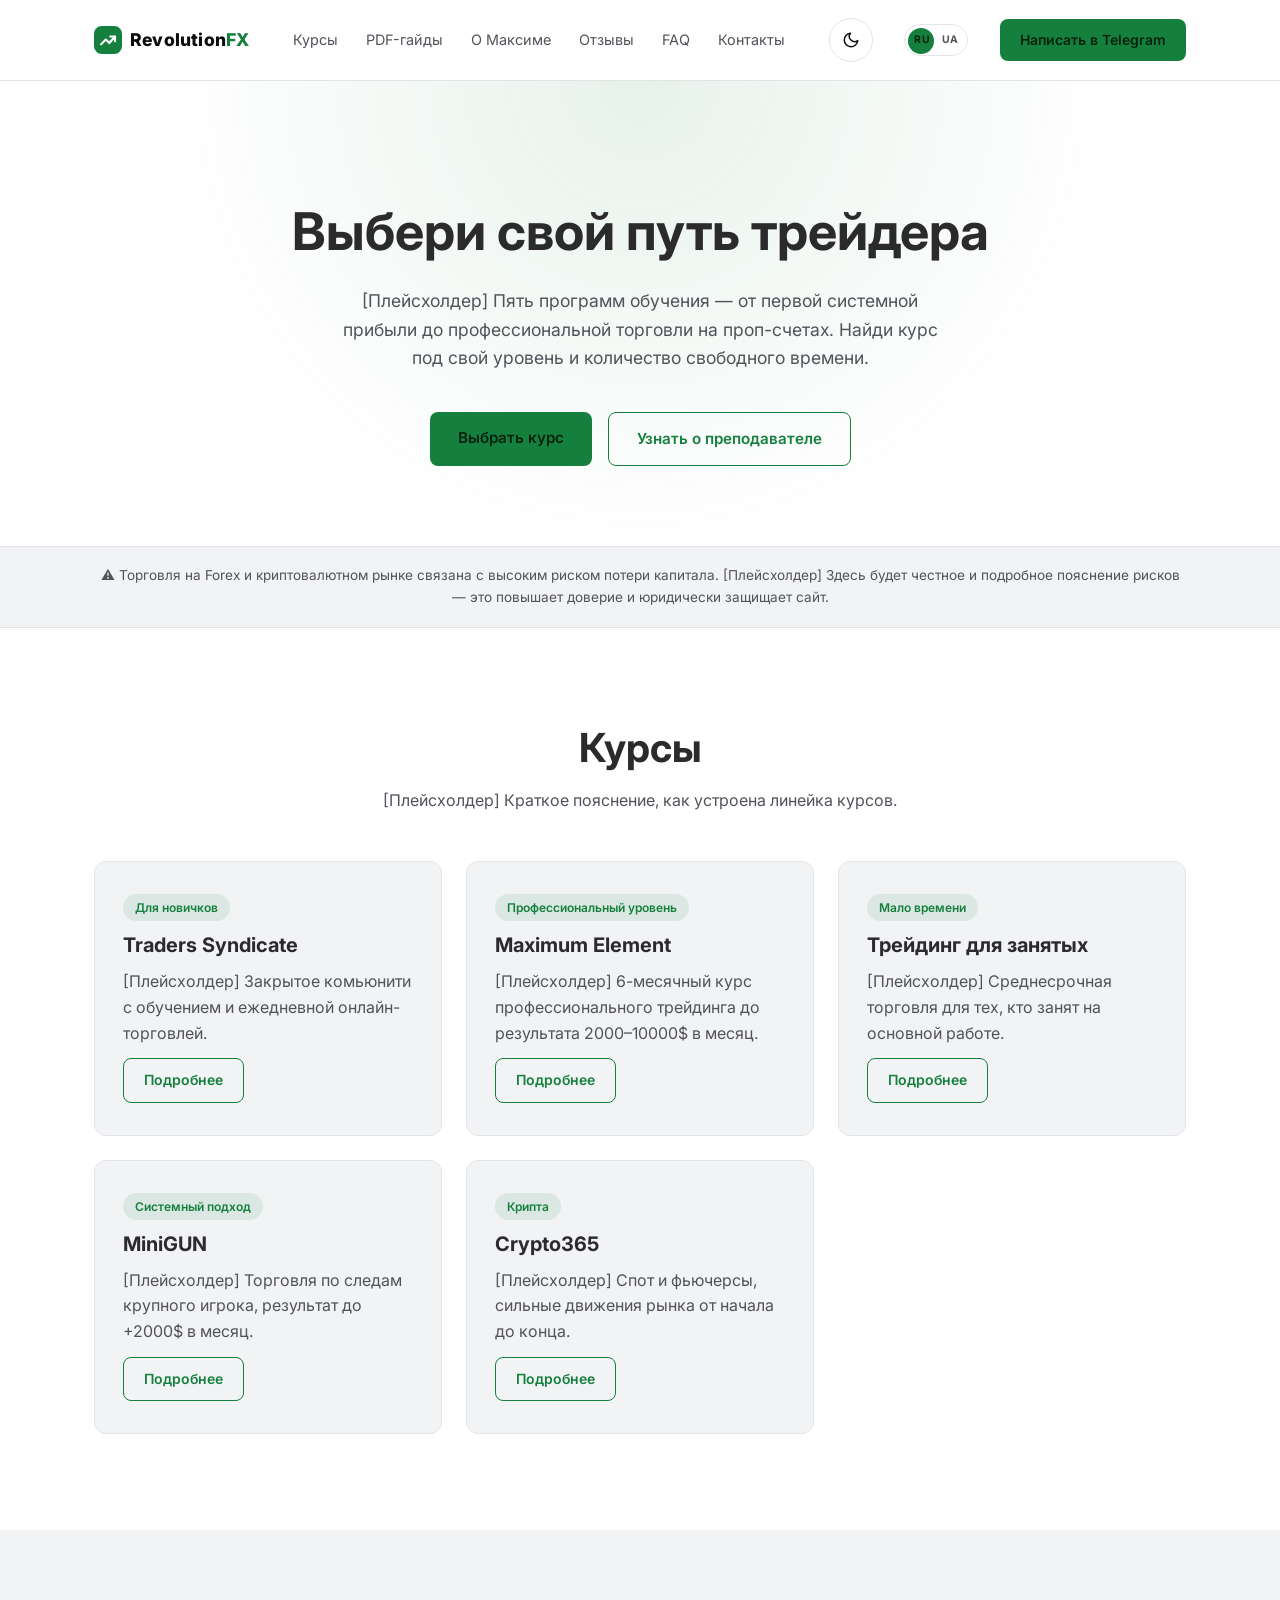
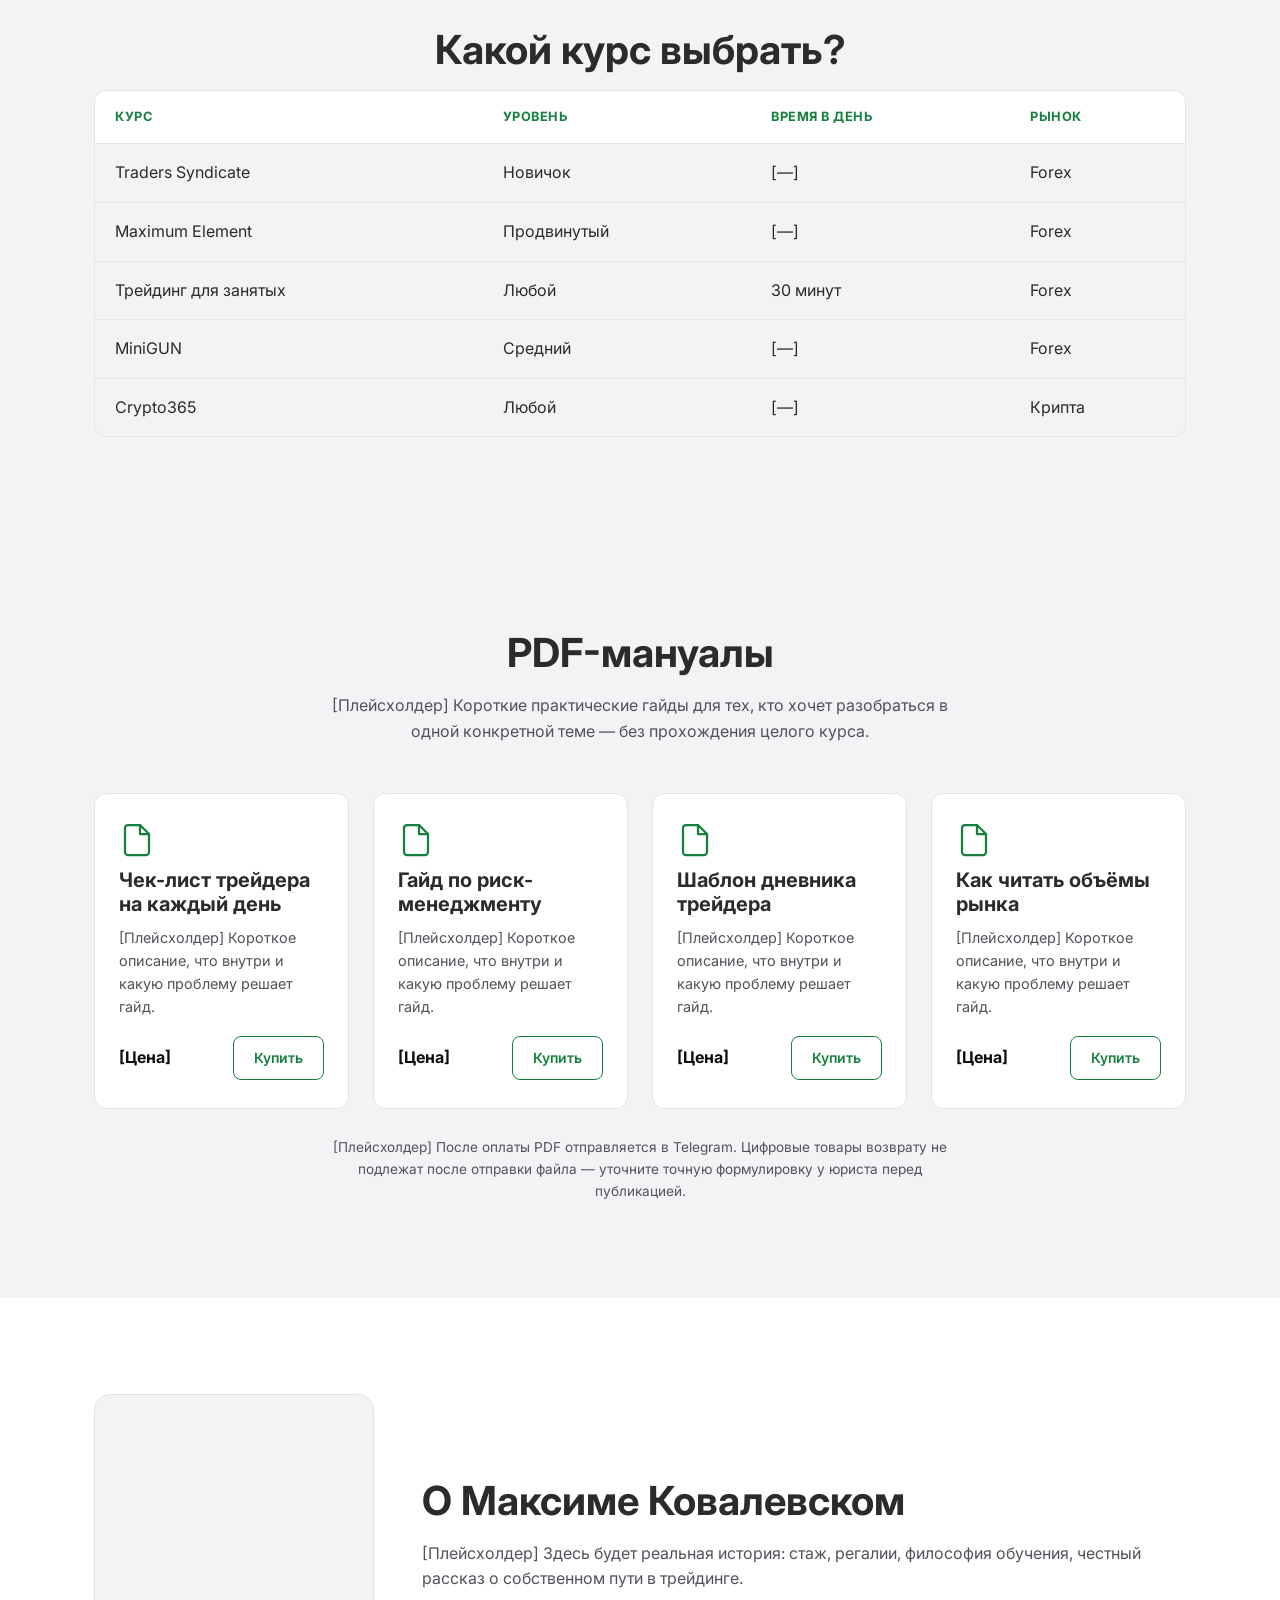
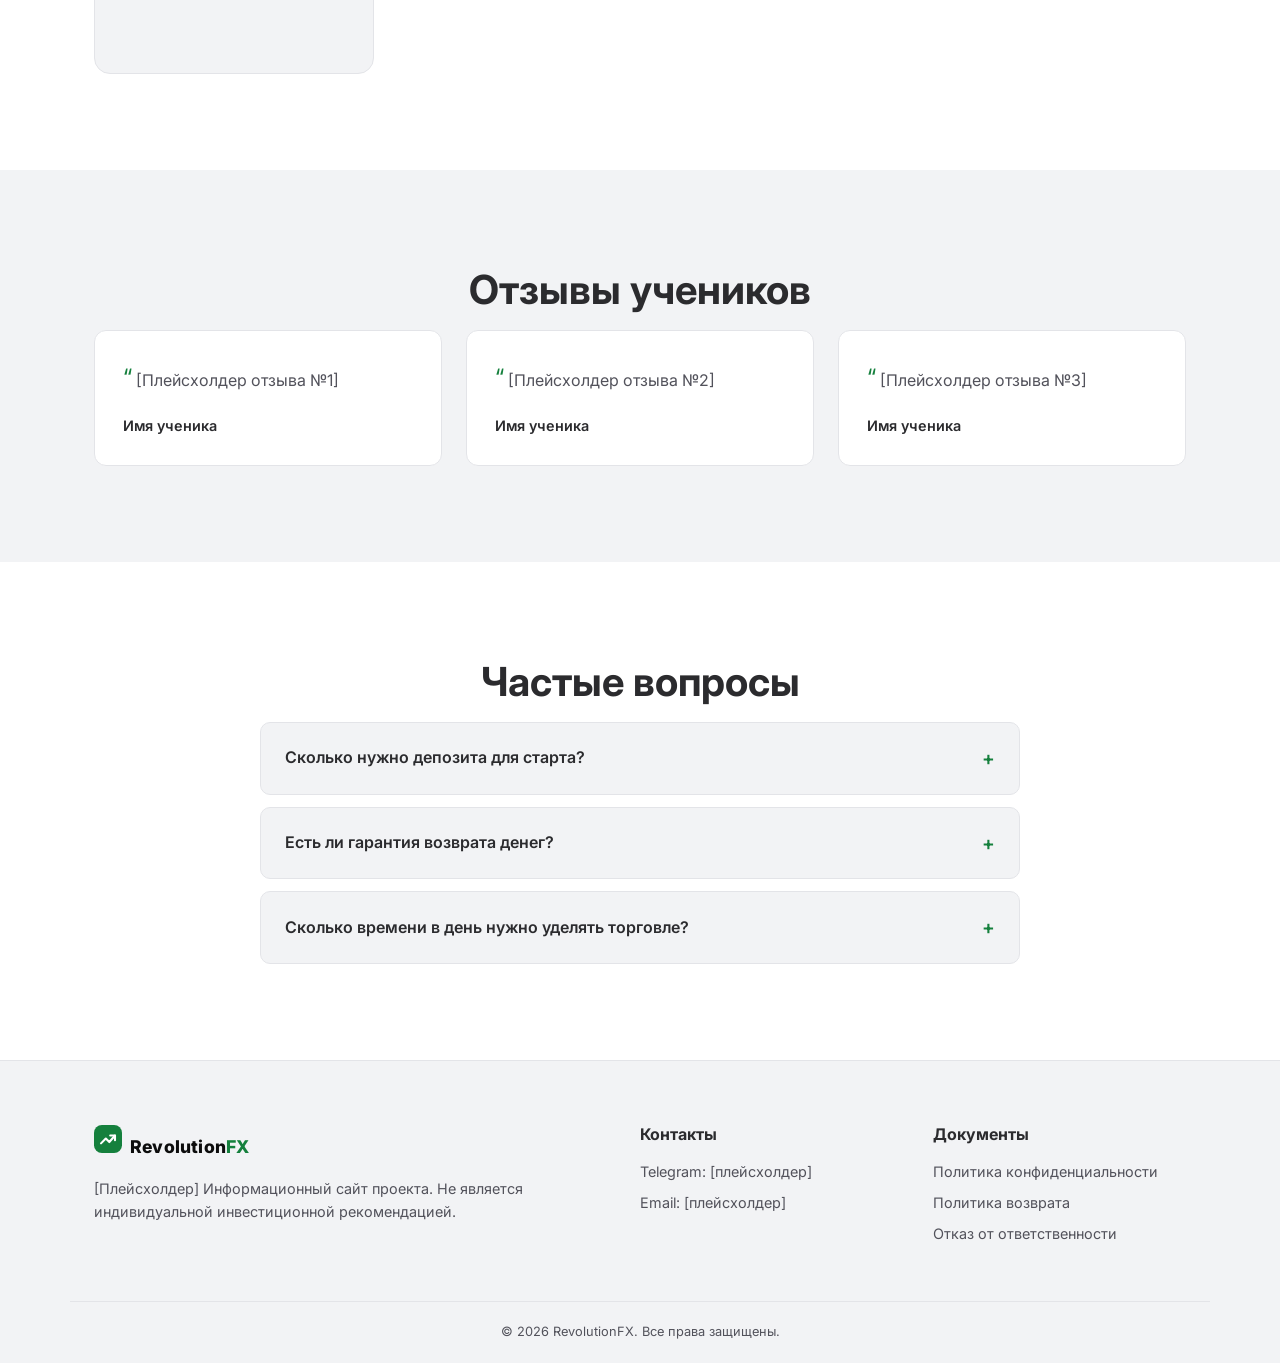
<file: index.html>
<!DOCTYPE html>
<html lang="ru">
<head>
  <meta charset="UTF-8">
  <meta name="viewport" content="width=device-width, initial-scale=1.0, viewport-fit=cover">
  <title>RevolutionFX — Системный трейдинг</title>
  <script>
    // Применяем тему ДО отрисовки страницы, чтобы не было
    // мигания тёмной темой на долю секунды при загрузке светлой.
    (function () {
      var saved = localStorage.getItem('theme');
      var theme = saved || (window.matchMedia('(prefers-color-scheme: light)').matches ? 'light' : 'dark');
      document.documentElement.setAttribute('data-theme', theme);
    })();
  </script>
  <link rel="preconnect" href="https://fonts.googleapis.com">
  <link rel="preconnect" href="https://fonts.gstatic.com" crossorigin>
  <link href="https://fonts.googleapis.com/css2?family=Inter:wght@400;600;700;800&display=swap" rel="stylesheet">
  <link rel="stylesheet" href="css/style.css">
</head>
<body>

  <header class="site-header">
    <div class="container header__inner">
      <a href="#" class="logo"><svg class="logo__icon" viewBox="0 0 32 32" aria-hidden="true"><rect width="32" height="32" rx="9" fill="var(--color-green)"></rect><path d="M8 21L13.5 15.5L17.5 19.5L24 12" stroke="#fff" stroke-width="2.4" stroke-linecap="round" stroke-linejoin="round" fill="none"></path><path d="M18.5 12H24V17.5" stroke="#fff" stroke-width="2.4" stroke-linecap="round" stroke-linejoin="round" fill="none"></path></svg>Revolution<span>FX</span></a>

      <nav class="nav">
        <ul class="nav__list">
          <li><a href="#courses">Курсы</a></li>
          <li><a href="#guides">PDF-гайды</a></li>
          <li><a href="#about">О Максиме</a></li>
          <li><a href="#reviews">Отзывы</a></li>
          <li><a href="#faq">FAQ</a></li>
          <li><a href="#contacts">Контакты</a></li>
        </ul>
      </nav>

      <button class="theme-toggle" id="themeToggle" aria-label="Переключить тему">
        <svg class="theme-toggle__icon theme-toggle__icon--sun" viewBox="0 0 24 24" fill="none" stroke="currentColor" stroke-width="2" stroke-linecap="round">
          <circle cx="12" cy="12" r="4"></circle>
          <path d="M12 2v2M12 20v2M4.93 4.93l1.41 1.41M17.66 17.66l1.41 1.41M2 12h2M20 12h2M6.34 17.66l-1.41 1.41M19.07 4.93l-1.41 1.41"></path>
        </svg>
        <svg class="theme-toggle__icon theme-toggle__icon--moon" viewBox="0 0 24 24" fill="none" stroke="currentColor" stroke-width="2" stroke-linecap="round" stroke-linejoin="round">
          <path d="M21 12.79A9 9 0 1 1 11.21 3 7 7 0 0 0 21 12.79z"></path>
        </svg>
      </button>

      <button class="lang-switch" id="langSwitch" data-target="uk/index.html" aria-label="Переключити мову на українську">
        <span class="lang-switch__option lang-switch__option--ru">RU</span>
        <span class="lang-switch__option lang-switch__option--uk">UA</span>
        <span class="lang-switch__thumb"></span>
      </button>

      <a href="#" class="btn btn--primary btn--small">Написать в Telegram</a>

      <button class="burger" id="burgerBtn" aria-label="Открыть меню" aria-expanded="false">
        <span></span><span></span><span></span>
      </button>
    </div>
  </header>

  <main>

    <!-- HERO -->
    <section class="hero">
      <div class="container hero__inner">
        <h1>Выбери свой путь трейдера</h1>
        <p class="hero__subtitle">
          [Плейсхолдер] Пять программ обучения — от первой системной прибыли
          до профессиональной торговли на проп-счетах. Найди курс под свой
          уровень и количество свободного времени.
        </p>
        <div class="hero__actions">
          <a href="#courses" class="btn btn--primary">Выбрать курс</a>
          <a href="#about" class="btn btn--outline">Узнать о преподавателе</a>
        </div>
      </div>
    </section>

    <!-- RISK DISCLAIMER STRIP -->
    <section class="risk-strip">
      <div class="container">
        <p>
          ⚠ Торговля на Forex и криптовалютном рынке связана с высоким риском
          потери капитала. [Плейсхолдер] Здесь будет честное и подробное
          пояснение рисков — это повышает доверие и юридически защищает сайт.
        </p>
      </div>
    </section>

    <!-- COURSES -->
    <section id="courses" class="courses">
      <div class="container">
        <h2 class="section-title">Курсы</h2>
        <p class="section-subtitle">[Плейсхолдер] Краткое пояснение, как устроена линейка курсов.</p>

        <div class="courses__grid">

          <article class="course-card">
            <div class="course-card__badge">Для новичков</div>
            <h3>Traders Syndicate</h3>
            <p>[Плейсхолдер] Закрытое комьюнити с обучением и ежедневной онлайн-торговлей.</p>
            <a href="traders-syndicate.html" class="btn btn--outline btn--small">Подробнее</a>
          </article>

          <article class="course-card">
            <div class="course-card__badge">Профессиональный уровень</div>
            <h3>Maximum Element</h3>
            <p>[Плейсхолдер] 6-месячный курс профессионального трейдинга до результата 2000–10000$ в месяц.</p>
            <a href="max-element.html" class="btn btn--outline btn--small">Подробнее</a>
          </article>

          <article class="course-card">
            <div class="course-card__badge">Мало времени</div>
            <h3>Трейдинг для занятых</h3>
            <p>[Плейсхолдер] Среднесрочная торговля для тех, кто занят на основной работе.</p>
            <a href="formula30.html" class="btn btn--outline btn--small">Подробнее</a>
          </article>

          <article class="course-card">
            <div class="course-card__badge">Системный подход</div>
            <h3>MiniGUN</h3>
            <p>[Плейсхолдер] Торговля по следам крупного игрока, результат до +2000$ в месяц.</p>
            <a href="minigun.html" class="btn btn--outline btn--small">Подробнее</a>
          </article>

          <article class="course-card">
            <div class="course-card__badge">Крипта</div>
            <h3>Crypto365</h3>
            <p>[Плейсхолдер] Спот и фьючерсы, сильные движения рынка от начала до конца.</p>
            <a href="crypto365.html" class="btn btn--outline btn--small">Подробнее</a>
          </article>

        </div>
      </div>
    </section>

    <!-- COMPARISON TABLE -->
    <section class="comparison">
      <div class="container">
        <h2 class="section-title">Какой курс выбрать?</h2>
        <div class="comparison__table-wrap">
          <table class="comparison__table">
            <thead>
              <tr>
                <th>Курс</th>
                <th>Уровень</th>
                <th>Время в день</th>
                <th>Рынок</th>
              </tr>
            </thead>
            <tbody>
              <tr>
                <td>Traders Syndicate</td>
                <td>Новичок</td>
                <td>[—]</td>
                <td>Forex</td>
              </tr>
              <tr>
                <td>Maximum Element</td>
                <td>Продвинутый</td>
                <td>[—]</td>
                <td>Forex</td>
              </tr>
              <tr>
                <td>Трейдинг для занятых</td>
                <td>Любой</td>
                <td>30 минут</td>
                <td>Forex</td>
              </tr>
              <tr>
                <td>MiniGUN</td>
                <td>Средний</td>
                <td>[—]</td>
                <td>Forex</td>
              </tr>
              <tr>
                <td>Crypto365</td>
                <td>Любой</td>
                <td>[—]</td>
                <td>Крипта</td>
              </tr>
            </tbody>
          </table>
        </div>
      </div>
    </section>

    <!-- PDF GUIDES -->
    <section id="guides" class="guides">
      <div class="container">
        <h2 class="section-title">PDF-мануалы</h2>
        <p class="section-subtitle">[Плейсхолдер] Короткие практические гайды для тех, кто хочет разобраться в одной конкретной теме — без прохождения целого курса.</p>

        <div class="guides__grid">

          <article class="guide-card">
            <div class="guide-card__icon" aria-hidden="true">
              <svg viewBox="0 0 24 24" fill="none" stroke="currentColor" stroke-width="1.5" stroke-linecap="round" stroke-linejoin="round">
                <path d="M14 2H6a2 2 0 0 0-2 2v16a2 2 0 0 0 2 2h12a2 2 0 0 0 2-2V8z"></path>
                <path d="M14 2v6h6"></path>
              </svg>
            </div>
            <h3>Чек-лист трейдера на каждый день</h3>
            <p>[Плейсхолдер] Короткое описание, что внутри и какую проблему решает гайд.</p>
            <div class="guide-card__footer">
              <span class="guide-card__price">[Цена]</span>
              <a href="#" class="btn btn--outline btn--small">Купить</a>
            </div>
          </article>

          <article class="guide-card">
            <div class="guide-card__icon" aria-hidden="true">
              <svg viewBox="0 0 24 24" fill="none" stroke="currentColor" stroke-width="1.5" stroke-linecap="round" stroke-linejoin="round">
                <path d="M14 2H6a2 2 0 0 0-2 2v16a2 2 0 0 0 2 2h12a2 2 0 0 0 2-2V8z"></path>
                <path d="M14 2v6h6"></path>
              </svg>
            </div>
            <h3>Гайд по риск-менеджменту</h3>
            <p>[Плейсхолдер] Короткое описание, что внутри и какую проблему решает гайд.</p>
            <div class="guide-card__footer">
              <span class="guide-card__price">[Цена]</span>
              <a href="#" class="btn btn--outline btn--small">Купить</a>
            </div>
          </article>

          <article class="guide-card">
            <div class="guide-card__icon" aria-hidden="true">
              <svg viewBox="0 0 24 24" fill="none" stroke="currentColor" stroke-width="1.5" stroke-linecap="round" stroke-linejoin="round">
                <path d="M14 2H6a2 2 0 0 0-2 2v16a2 2 0 0 0 2 2h12a2 2 0 0 0 2-2V8z"></path>
                <path d="M14 2v6h6"></path>
              </svg>
            </div>
            <h3>Шаблон дневника трейдера</h3>
            <p>[Плейсхолдер] Короткое описание, что внутри и какую проблему решает гайд.</p>
            <div class="guide-card__footer">
              <span class="guide-card__price">[Цена]</span>
              <a href="#" class="btn btn--outline btn--small">Купить</a>
            </div>
          </article>

          <article class="guide-card">
            <div class="guide-card__icon" aria-hidden="true">
              <svg viewBox="0 0 24 24" fill="none" stroke="currentColor" stroke-width="1.5" stroke-linecap="round" stroke-linejoin="round">
                <path d="M14 2H6a2 2 0 0 0-2 2v16a2 2 0 0 0 2 2h12a2 2 0 0 0 2-2V8z"></path>
                <path d="M14 2v6h6"></path>
              </svg>
            </div>
            <h3>Как читать объёмы рынка</h3>
            <p>[Плейсхолдер] Короткое описание, что внутри и какую проблему решает гайд.</p>
            <div class="guide-card__footer">
              <span class="guide-card__price">[Цена]</span>
              <a href="#" class="btn btn--outline btn--small">Купить</a>
            </div>
          </article>

        </div>

        <p class="guides__note">
          [Плейсхолдер] После оплаты PDF отправляется в Telegram. Цифровые товары
          возврату не подлежат после отправки файла — уточните точную формулировку
          у юриста перед публикацией.
        </p>
      </div>
    </section>

    <!-- ABOUT -->
    <section id="about" class="about">
      <div class="container about__inner">
        <div class="about__photo" aria-hidden="true"></div>
        <div class="about__text">
          <h2 class="section-title">О Максиме Ковалевском</h2>
          <p>[Плейсхолдер] Здесь будет реальная история: стаж, регалии, философия обучения, честный рассказ о собственном пути в трейдинге.</p>
        </div>
      </div>
    </section>

    <!-- REVIEWS -->
    <section id="reviews" class="reviews">
      <div class="container">
        <h2 class="section-title">Отзывы учеников</h2>
        <div class="reviews__grid">
          <div class="review-card">
            <p class="review-card__text">[Плейсхолдер отзыва №1]</p>
            <p class="review-card__author">Имя ученика</p>
          </div>
          <div class="review-card">
            <p class="review-card__text">[Плейсхолдер отзыва №2]</p>
            <p class="review-card__author">Имя ученика</p>
          </div>
          <div class="review-card">
            <p class="review-card__text">[Плейсхолдер отзыва №3]</p>
            <p class="review-card__author">Имя ученика</p>
          </div>
        </div>
      </div>
    </section>

    <!-- FAQ -->
    <section id="faq" class="faq">
      <div class="container">
        <h2 class="section-title">Частые вопросы</h2>
        <div class="accordion-group">

          <div class="accordion-item">
            <button class="accordion-item__question">
              Сколько нужно депозита для старта?
              <span class="accordion-item__icon">+</span>
            </button>
            <div class="accordion-item__answer">
              <p>[Плейсхолдер ответа]</p>
            </div>
          </div>

          <div class="accordion-item">
            <button class="accordion-item__question">
              Есть ли гарантия возврата денег?
              <span class="accordion-item__icon">+</span>
            </button>
            <div class="accordion-item__answer">
              <p>[Плейсхолдер ответа]</p>
            </div>
          </div>

          <div class="accordion-item">
            <button class="accordion-item__question">
              Сколько времени в день нужно уделять торговле?
              <span class="accordion-item__icon">+</span>
            </button>
            <div class="accordion-item__answer">
              <p>[Плейсхолдер ответа]</p>
            </div>
          </div>

        </div>
      </div>
    </section>

  </main>

  <footer id="contacts" class="site-footer">
    <div class="container footer__inner">
      <div class="footer__col">
        <a href="#" class="logo logo--footer"><svg class="logo__icon" viewBox="0 0 32 32" aria-hidden="true"><rect width="32" height="32" rx="9" fill="var(--color-green)"></rect><path d="M8 21L13.5 15.5L17.5 19.5L24 12" stroke="#fff" stroke-width="2.4" stroke-linecap="round" stroke-linejoin="round" fill="none"></path><path d="M18.5 12H24V17.5" stroke="#fff" stroke-width="2.4" stroke-linecap="round" stroke-linejoin="round" fill="none"></path></svg>Revolution<span>FX</span></a>
        <p>[Плейсхолдер] Информационный сайт проекта. Не является индивидуальной инвестиционной рекомендацией.</p>
      </div>

      <div class="footer__col">
        <h4>Контакты</h4>
        <p>Telegram: <a href="#">[плейсхолдер]</a></p>
        <p>Email: <a href="#">[плейсхолдер]</a></p>
      </div>

      <div class="footer__col">
        <h4>Документы</h4>
        <p><a href="#">Политика конфиденциальности</a></p>
        <p><a href="#">Политика возврата</a></p>
        <p><a href="#">Отказ от ответственности</a></p>
      </div>
    </div>

    <div class="container footer__bottom">
      <p>© 2026 RevolutionFX. Все права защищены.</p>
    </div>
  </footer>

  <button class="scroll-top" id="scrollTopBtn" aria-label="Наверх">
    <svg viewBox="0 0 24 24" fill="none" stroke="currentColor" stroke-width="2" stroke-linecap="round" stroke-linejoin="round">
      <path d="M12 19V5M5 12l7-7 7 7"></path>
    </svg>
  </button>

  <script src="js/script.js"></script>
</body>
</html>
</file>
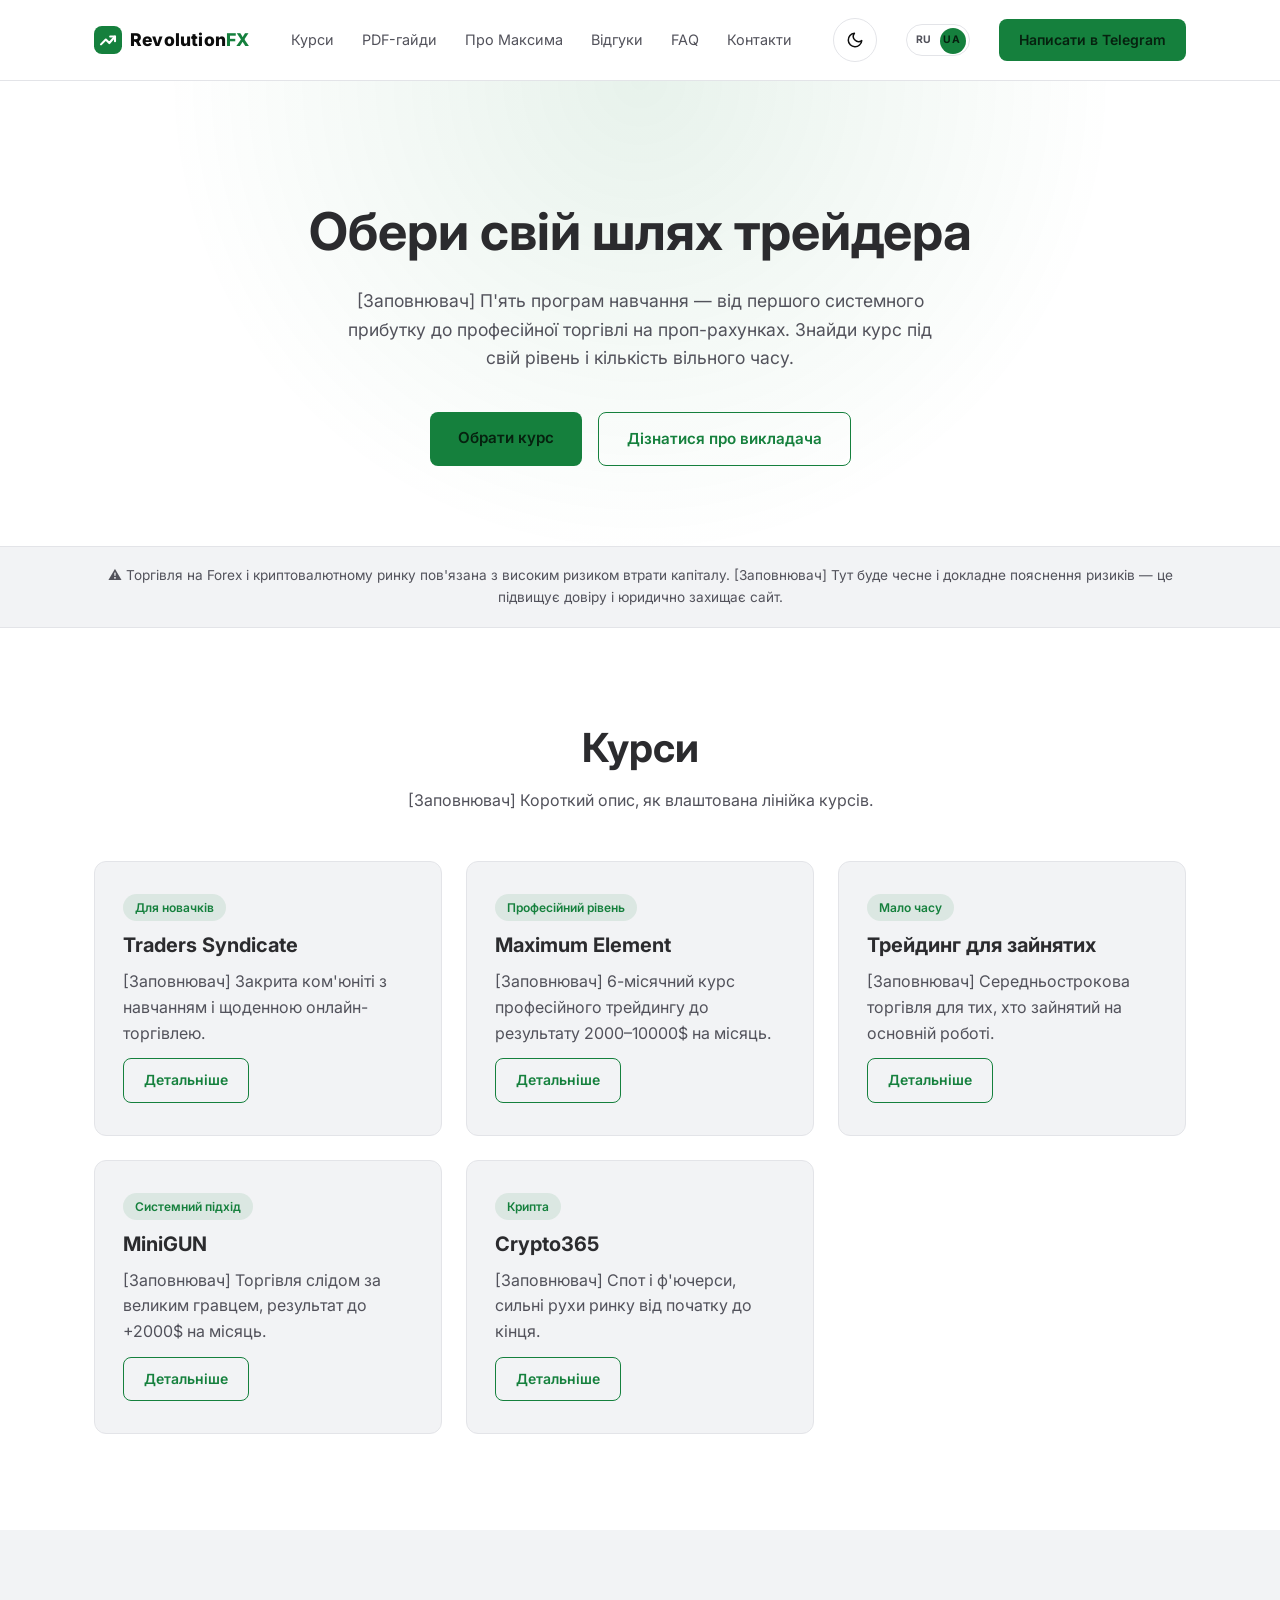
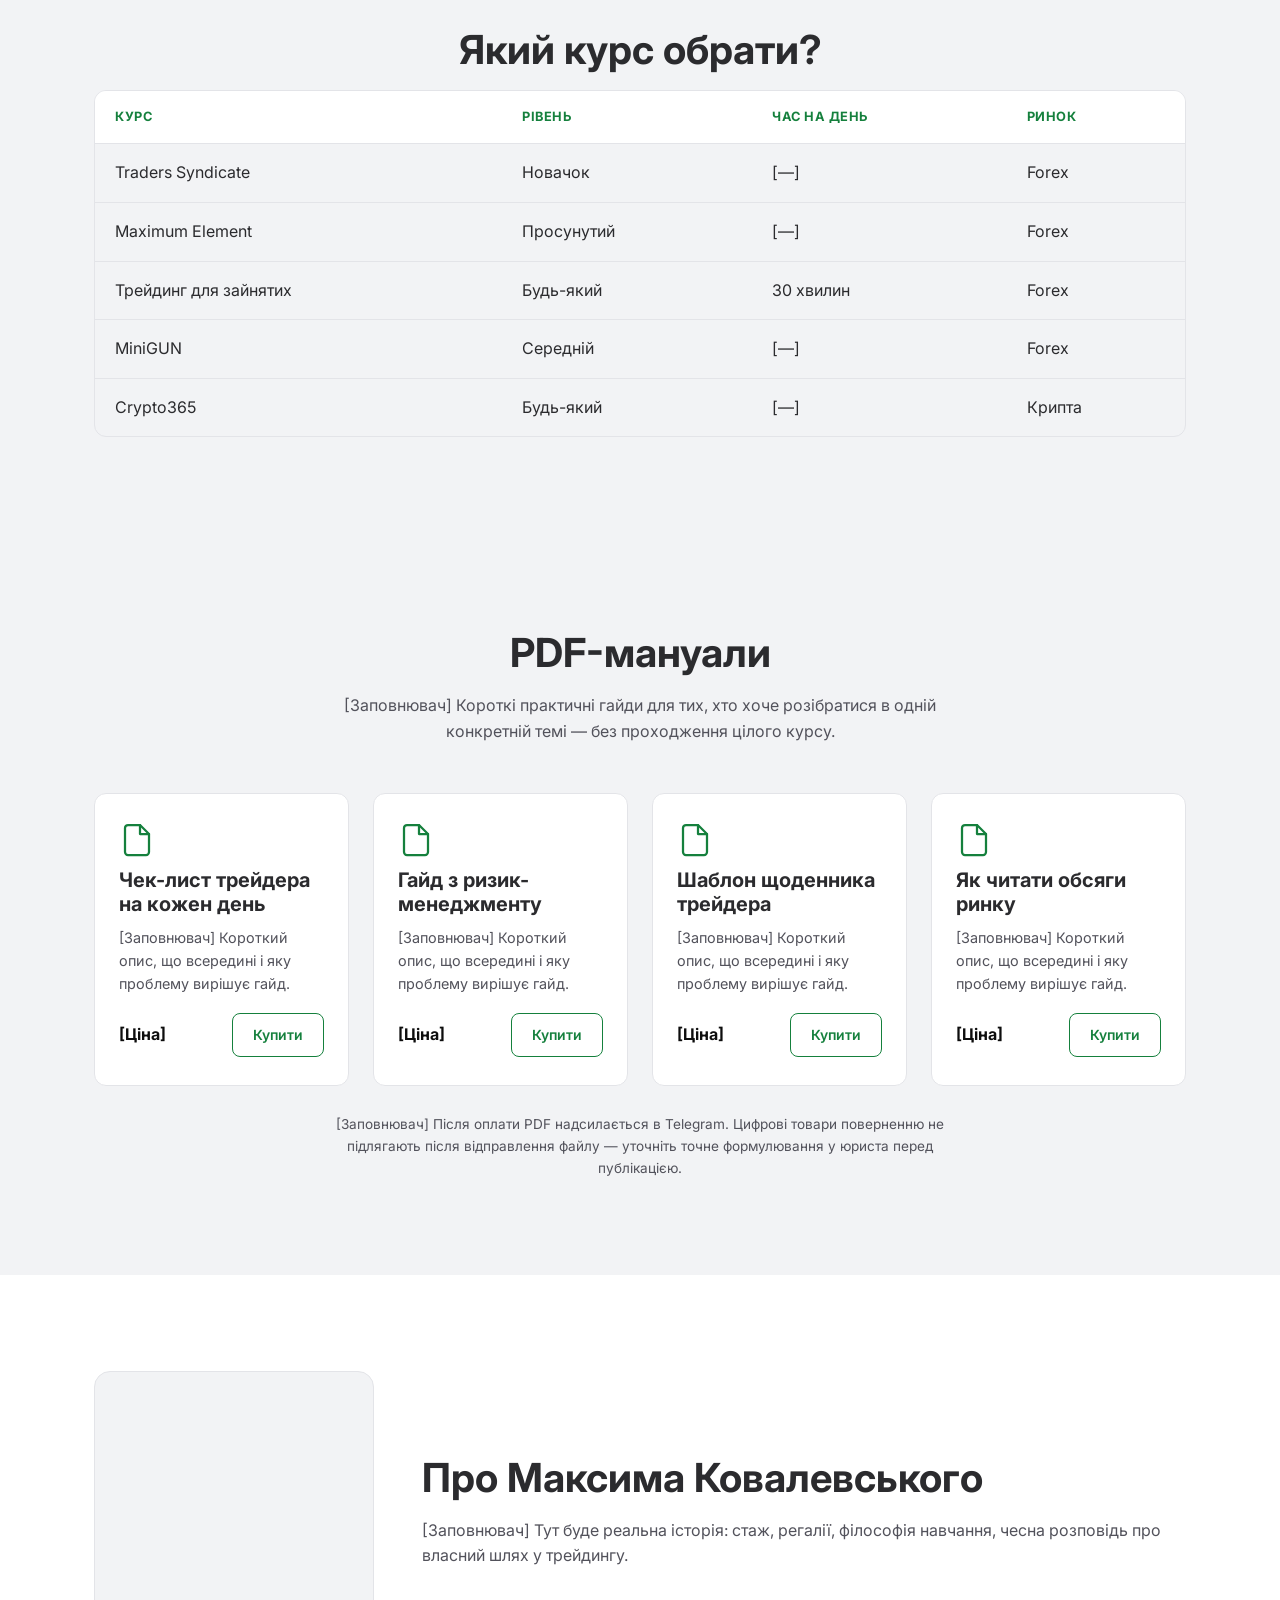
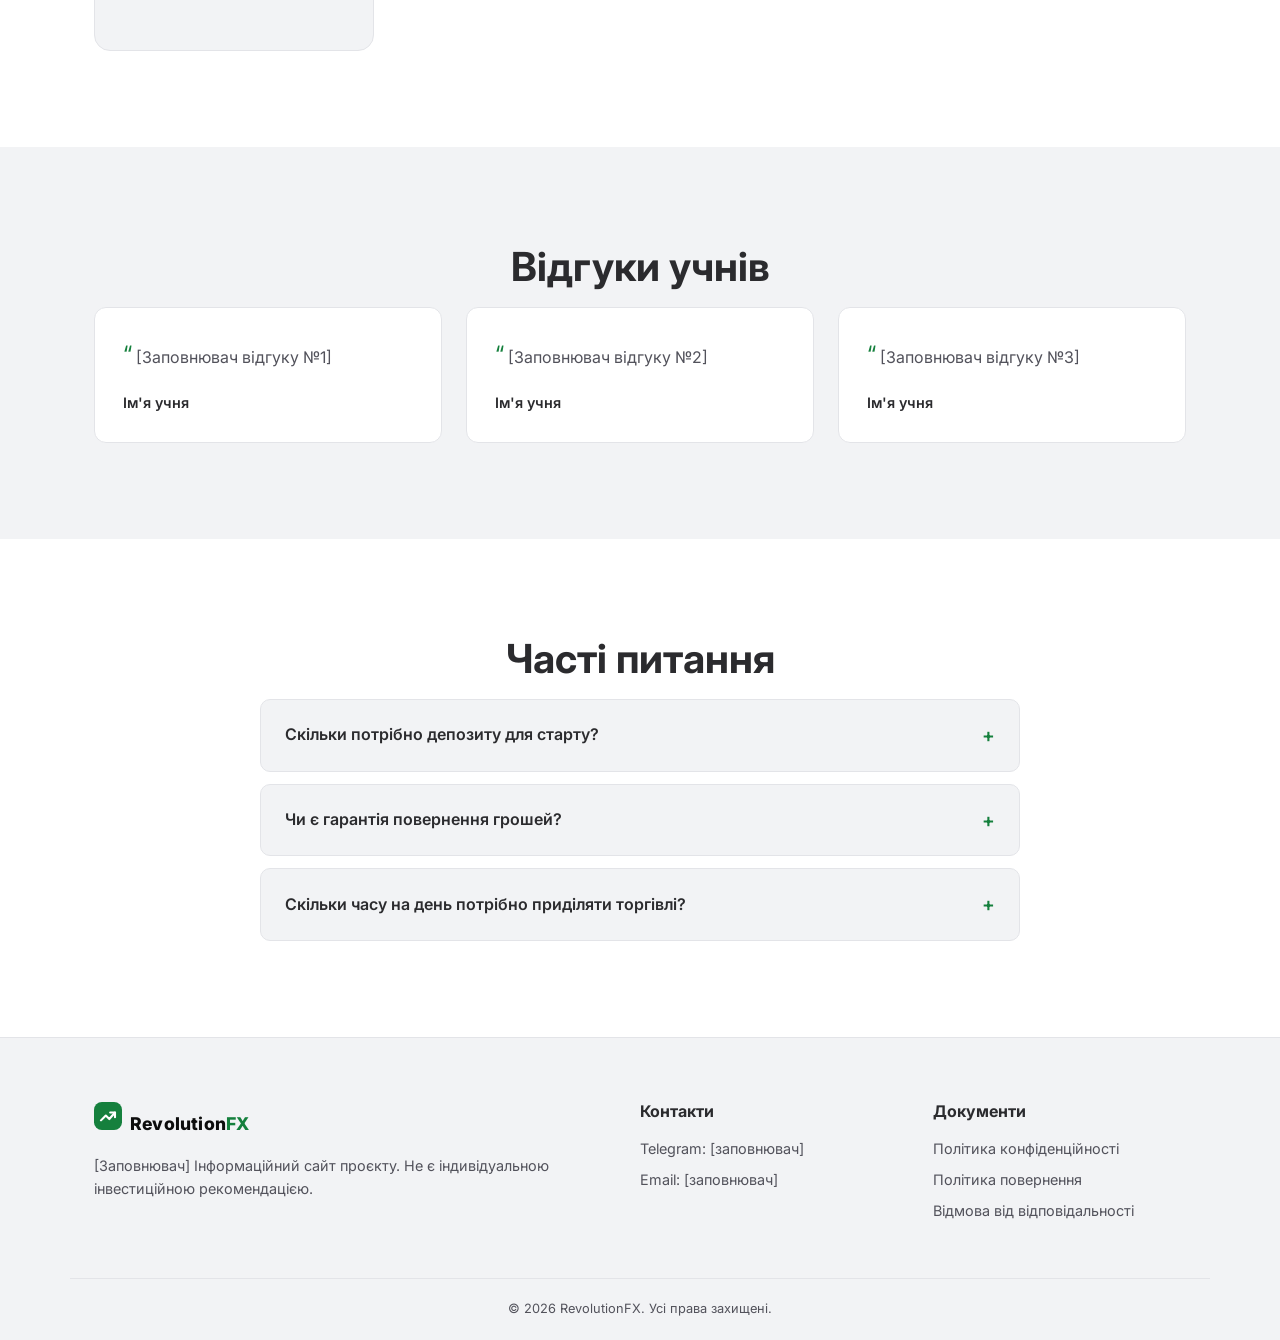
<file: uk/index.html>
<!DOCTYPE html>
<html lang="uk">
<head>
  <meta charset="UTF-8">
  <meta name="viewport" content="width=device-width, initial-scale=1.0, viewport-fit=cover">
  <title>RevolutionFX — Системний трейдинг</title>
  <script>
    (function () {
      var saved = localStorage.getItem('theme');
      var theme = saved || (window.matchMedia('(prefers-color-scheme: light)').matches ? 'light' : 'dark');
      document.documentElement.setAttribute('data-theme', theme);
    })();
  </script>
  <link rel="preconnect" href="https://fonts.googleapis.com">
  <link rel="preconnect" href="https://fonts.gstatic.com" crossorigin>
  <link href="https://fonts.googleapis.com/css2?family=Inter:wght@400;600;700;800&display=swap" rel="stylesheet">
  <link rel="stylesheet" href="../css/style.css">
</head>
<body>

  <header class="site-header">
    <div class="container header__inner">
      <a href="#" class="logo"><svg class="logo__icon" viewBox="0 0 32 32" aria-hidden="true"><rect width="32" height="32" rx="9" fill="var(--color-green)"></rect><path d="M8 21L13.5 15.5L17.5 19.5L24 12" stroke="#fff" stroke-width="2.4" stroke-linecap="round" stroke-linejoin="round" fill="none"></path><path d="M18.5 12H24V17.5" stroke="#fff" stroke-width="2.4" stroke-linecap="round" stroke-linejoin="round" fill="none"></path></svg>Revolution<span>FX</span></a>

      <nav class="nav">
        <ul class="nav__list">
          <li><a href="#courses">Курси</a></li>
          <li><a href="#guides">PDF-гайди</a></li>
          <li><a href="#about">Про Максима</a></li>
          <li><a href="#reviews">Відгуки</a></li>
          <li><a href="#faq">FAQ</a></li>
          <li><a href="#contacts">Контакти</a></li>
        </ul>
      </nav>

      <button class="theme-toggle" id="themeToggle" aria-label="Перемкнути тему">
        <svg class="theme-toggle__icon theme-toggle__icon--sun" viewBox="0 0 24 24" fill="none" stroke="currentColor" stroke-width="2" stroke-linecap="round">
          <circle cx="12" cy="12" r="4"></circle>
          <path d="M12 2v2M12 20v2M4.93 4.93l1.41 1.41M17.66 17.66l1.41 1.41M2 12h2M20 12h2M6.34 17.66l-1.41 1.41M19.07 4.93l-1.41 1.41"></path>
        </svg>
        <svg class="theme-toggle__icon theme-toggle__icon--moon" viewBox="0 0 24 24" fill="none" stroke="currentColor" stroke-width="2" stroke-linecap="round" stroke-linejoin="round">
          <path d="M21 12.79A9 9 0 1 1 11.21 3 7 7 0 0 0 21 12.79z"></path>
        </svg>
      </button>

      <button class="lang-switch is-uk" id="langSwitch" data-target="../index.html" aria-label="Перемкнути мову на російську">
        <span class="lang-switch__option lang-switch__option--ru">RU</span>
        <span class="lang-switch__option lang-switch__option--uk">UA</span>
        <span class="lang-switch__thumb"></span>
      </button>

      <a href="#" class="btn btn--primary btn--small">Написати в Telegram</a>

      <button class="burger" id="burgerBtn" aria-label="Відкрити меню" aria-expanded="false">
        <span></span><span></span><span></span>
      </button>
    </div>
  </header>

  <main>

    <!-- HERO -->
    <section class="hero">
      <div class="container hero__inner">
        <h1>Обери свій шлях трейдера</h1>
        <p class="hero__subtitle">
          [Заповнювач] П'ять програм навчання — від першого системного прибутку
          до професійної торгівлі на проп-рахунках. Знайди курс під свій
          рівень і кількість вільного часу.
        </p>
        <div class="hero__actions">
          <a href="#courses" class="btn btn--primary">Обрати курс</a>
          <a href="#about" class="btn btn--outline">Дізнатися про викладача</a>
        </div>
      </div>
    </section>

    <!-- RISK DISCLAIMER STRIP -->
    <section class="risk-strip">
      <div class="container">
        <p>
          ⚠ Торгівля на Forex і криптовалютному ринку пов'язана з високим
          ризиком втрати капіталу. [Заповнювач] Тут буде чесне і докладне
          пояснення ризиків — це підвищує довіру і юридично захищає сайт.
        </p>
      </div>
    </section>

    <!-- COURSES -->
    <section id="courses" class="courses">
      <div class="container">
        <h2 class="section-title">Курси</h2>
        <p class="section-subtitle">[Заповнювач] Короткий опис, як влаштована лінійка курсів.</p>

        <div class="courses__grid">

          <article class="course-card">
            <div class="course-card__badge">Для новачків</div>
            <h3>Traders Syndicate</h3>
            <p>[Заповнювач] Закрита ком'юніті з навчанням і щоденною онлайн-торгівлею.</p>
            <a href="traders-syndicate.html" class="btn btn--outline btn--small">Детальніше</a>
          </article>

          <article class="course-card">
            <div class="course-card__badge">Професійний рівень</div>
            <h3>Maximum Element</h3>
            <p>[Заповнювач] 6-місячний курс професійного трейдингу до результату 2000–10000$ на місяць.</p>
            <a href="max-element.html" class="btn btn--outline btn--small">Детальніше</a>
          </article>

          <article class="course-card">
            <div class="course-card__badge">Мало часу</div>
            <h3>Трейдинг для зайнятих</h3>
            <p>[Заповнювач] Середньострокова торгівля для тих, хто зайнятий на основній роботі.</p>
            <a href="formula30.html" class="btn btn--outline btn--small">Детальніше</a>
          </article>

          <article class="course-card">
            <div class="course-card__badge">Системний підхід</div>
            <h3>MiniGUN</h3>
            <p>[Заповнювач] Торгівля слідом за великим гравцем, результат до +2000$ на місяць.</p>
            <a href="minigun.html" class="btn btn--outline btn--small">Детальніше</a>
          </article>

          <article class="course-card">
            <div class="course-card__badge">Крипта</div>
            <h3>Crypto365</h3>
            <p>[Заповнювач] Спот і ф'ючерси, сильні рухи ринку від початку до кінця.</p>
            <a href="crypto365.html" class="btn btn--outline btn--small">Детальніше</a>
          </article>

        </div>
      </div>
    </section>

    <!-- COMPARISON TABLE -->
    <section class="comparison">
      <div class="container">
        <h2 class="section-title">Який курс обрати?</h2>
        <div class="comparison__table-wrap">
          <table class="comparison__table">
            <thead>
              <tr>
                <th>Курс</th>
                <th>Рівень</th>
                <th>Час на день</th>
                <th>Ринок</th>
              </tr>
            </thead>
            <tbody>
              <tr>
                <td>Traders Syndicate</td>
                <td>Новачок</td>
                <td>[—]</td>
                <td>Forex</td>
              </tr>
              <tr>
                <td>Maximum Element</td>
                <td>Просунутий</td>
                <td>[—]</td>
                <td>Forex</td>
              </tr>
              <tr>
                <td>Трейдинг для зайнятих</td>
                <td>Будь-який</td>
                <td>30 хвилин</td>
                <td>Forex</td>
              </tr>
              <tr>
                <td>MiniGUN</td>
                <td>Середній</td>
                <td>[—]</td>
                <td>Forex</td>
              </tr>
              <tr>
                <td>Crypto365</td>
                <td>Будь-який</td>
                <td>[—]</td>
                <td>Крипта</td>
              </tr>
            </tbody>
          </table>
        </div>
      </div>
    </section>

    <!-- PDF GUIDES -->
    <section id="guides" class="guides">
      <div class="container">
        <h2 class="section-title">PDF-мануали</h2>
        <p class="section-subtitle">[Заповнювач] Короткі практичні гайди для тих, хто хоче розібратися в одній конкретній темі — без проходження цілого курсу.</p>

        <div class="guides__grid">

          <article class="guide-card">
            <div class="guide-card__icon" aria-hidden="true">
              <svg viewBox="0 0 24 24" fill="none" stroke="currentColor" stroke-width="1.5" stroke-linecap="round" stroke-linejoin="round">
                <path d="M14 2H6a2 2 0 0 0-2 2v16a2 2 0 0 0 2 2h12a2 2 0 0 0 2-2V8z"></path>
                <path d="M14 2v6h6"></path>
              </svg>
            </div>
            <h3>Чек-лист трейдера на кожен день</h3>
            <p>[Заповнювач] Короткий опис, що всередині і яку проблему вирішує гайд.</p>
            <div class="guide-card__footer">
              <span class="guide-card__price">[Ціна]</span>
              <a href="#" class="btn btn--outline btn--small">Купити</a>
            </div>
          </article>

          <article class="guide-card">
            <div class="guide-card__icon" aria-hidden="true">
              <svg viewBox="0 0 24 24" fill="none" stroke="currentColor" stroke-width="1.5" stroke-linecap="round" stroke-linejoin="round">
                <path d="M14 2H6a2 2 0 0 0-2 2v16a2 2 0 0 0 2 2h12a2 2 0 0 0 2-2V8z"></path>
                <path d="M14 2v6h6"></path>
              </svg>
            </div>
            <h3>Гайд з ризик-менеджменту</h3>
            <p>[Заповнювач] Короткий опис, що всередині і яку проблему вирішує гайд.</p>
            <div class="guide-card__footer">
              <span class="guide-card__price">[Ціна]</span>
              <a href="#" class="btn btn--outline btn--small">Купити</a>
            </div>
          </article>

          <article class="guide-card">
            <div class="guide-card__icon" aria-hidden="true">
              <svg viewBox="0 0 24 24" fill="none" stroke="currentColor" stroke-width="1.5" stroke-linecap="round" stroke-linejoin="round">
                <path d="M14 2H6a2 2 0 0 0-2 2v16a2 2 0 0 0 2 2h12a2 2 0 0 0 2-2V8z"></path>
                <path d="M14 2v6h6"></path>
              </svg>
            </div>
            <h3>Шаблон щоденника трейдера</h3>
            <p>[Заповнювач] Короткий опис, що всередині і яку проблему вирішує гайд.</p>
            <div class="guide-card__footer">
              <span class="guide-card__price">[Ціна]</span>
              <a href="#" class="btn btn--outline btn--small">Купити</a>
            </div>
          </article>

          <article class="guide-card">
            <div class="guide-card__icon" aria-hidden="true">
              <svg viewBox="0 0 24 24" fill="none" stroke="currentColor" stroke-width="1.5" stroke-linecap="round" stroke-linejoin="round">
                <path d="M14 2H6a2 2 0 0 0-2 2v16a2 2 0 0 0 2 2h12a2 2 0 0 0 2-2V8z"></path>
                <path d="M14 2v6h6"></path>
              </svg>
            </div>
            <h3>Як читати обсяги ринку</h3>
            <p>[Заповнювач] Короткий опис, що всередині і яку проблему вирішує гайд.</p>
            <div class="guide-card__footer">
              <span class="guide-card__price">[Ціна]</span>
              <a href="#" class="btn btn--outline btn--small">Купити</a>
            </div>
          </article>

        </div>

        <p class="guides__note">
          [Заповнювач] Після оплати PDF надсилається в Telegram. Цифрові товари
          поверненню не підлягають після відправлення файлу — уточніть точне
          формулювання у юриста перед публікацією.
        </p>
      </div>
    </section>

    <!-- ABOUT -->
    <section id="about" class="about">
      <div class="container about__inner">
        <div class="about__photo" aria-hidden="true"></div>
        <div class="about__text">
          <h2 class="section-title">Про Максима Ковалевського</h2>
          <p>[Заповнювач] Тут буде реальна історія: стаж, регалії, філософія навчання, чесна розповідь про власний шлях у трейдингу.</p>
        </div>
      </div>
    </section>

    <!-- REVIEWS -->
    <section id="reviews" class="reviews">
      <div class="container">
        <h2 class="section-title">Відгуки учнів</h2>
        <div class="reviews__grid">
          <div class="review-card">
            <p class="review-card__text">[Заповнювач відгуку №1]</p>
            <p class="review-card__author">Ім'я учня</p>
          </div>
          <div class="review-card">
            <p class="review-card__text">[Заповнювач відгуку №2]</p>
            <p class="review-card__author">Ім'я учня</p>
          </div>
          <div class="review-card">
            <p class="review-card__text">[Заповнювач відгуку №3]</p>
            <p class="review-card__author">Ім'я учня</p>
          </div>
        </div>
      </div>
    </section>

    <!-- FAQ -->
    <section id="faq" class="faq">
      <div class="container">
        <h2 class="section-title">Часті питання</h2>
        <div class="accordion-group">

          <div class="accordion-item">
            <button class="accordion-item__question">
              Скільки потрібно депозиту для старту?
              <span class="accordion-item__icon">+</span>
            </button>
            <div class="accordion-item__answer">
              <p>[Заповнювач відповіді]</p>
            </div>
          </div>

          <div class="accordion-item">
            <button class="accordion-item__question">
              Чи є гарантія повернення грошей?
              <span class="accordion-item__icon">+</span>
            </button>
            <div class="accordion-item__answer">
              <p>[Заповнювач відповіді]</p>
            </div>
          </div>

          <div class="accordion-item">
            <button class="accordion-item__question">
              Скільки часу на день потрібно приділяти торгівлі?
              <span class="accordion-item__icon">+</span>
            </button>
            <div class="accordion-item__answer">
              <p>[Заповнювач відповіді]</p>
            </div>
          </div>

        </div>
      </div>
    </section>

  </main>

  <footer id="contacts" class="site-footer">
    <div class="container footer__inner">
      <div class="footer__col">
        <a href="#" class="logo logo--footer"><svg class="logo__icon" viewBox="0 0 32 32" aria-hidden="true"><rect width="32" height="32" rx="9" fill="var(--color-green)"></rect><path d="M8 21L13.5 15.5L17.5 19.5L24 12" stroke="#fff" stroke-width="2.4" stroke-linecap="round" stroke-linejoin="round" fill="none"></path><path d="M18.5 12H24V17.5" stroke="#fff" stroke-width="2.4" stroke-linecap="round" stroke-linejoin="round" fill="none"></path></svg>Revolution<span>FX</span></a>
        <p>[Заповнювач] Інформаційний сайт проєкту. Не є індивідуальною інвестиційною рекомендацією.</p>
      </div>

      <div class="footer__col">
        <h4>Контакти</h4>
        <p>Telegram: <a href="#">[заповнювач]</a></p>
        <p>Email: <a href="#">[заповнювач]</a></p>
      </div>

      <div class="footer__col">
        <h4>Документи</h4>
        <p><a href="#">Політика конфіденційності</a></p>
        <p><a href="#">Політика повернення</a></p>
        <p><a href="#">Відмова від відповідальності</a></p>
      </div>
    </div>

    <div class="container footer__bottom">
      <p>© 2026 RevolutionFX. Усі права захищені.</p>
    </div>
  </footer>

  <button class="scroll-top" id="scrollTopBtn" aria-label="Догори">
    <svg viewBox="0 0 24 24" fill="none" stroke="currentColor" stroke-width="2" stroke-linecap="round" stroke-linejoin="round">
      <path d="M12 19V5M5 12l7-7 7 7"></path>
    </svg>
  </button>

  <script src="../js/script.js"></script>
</body>
</html>
</file>
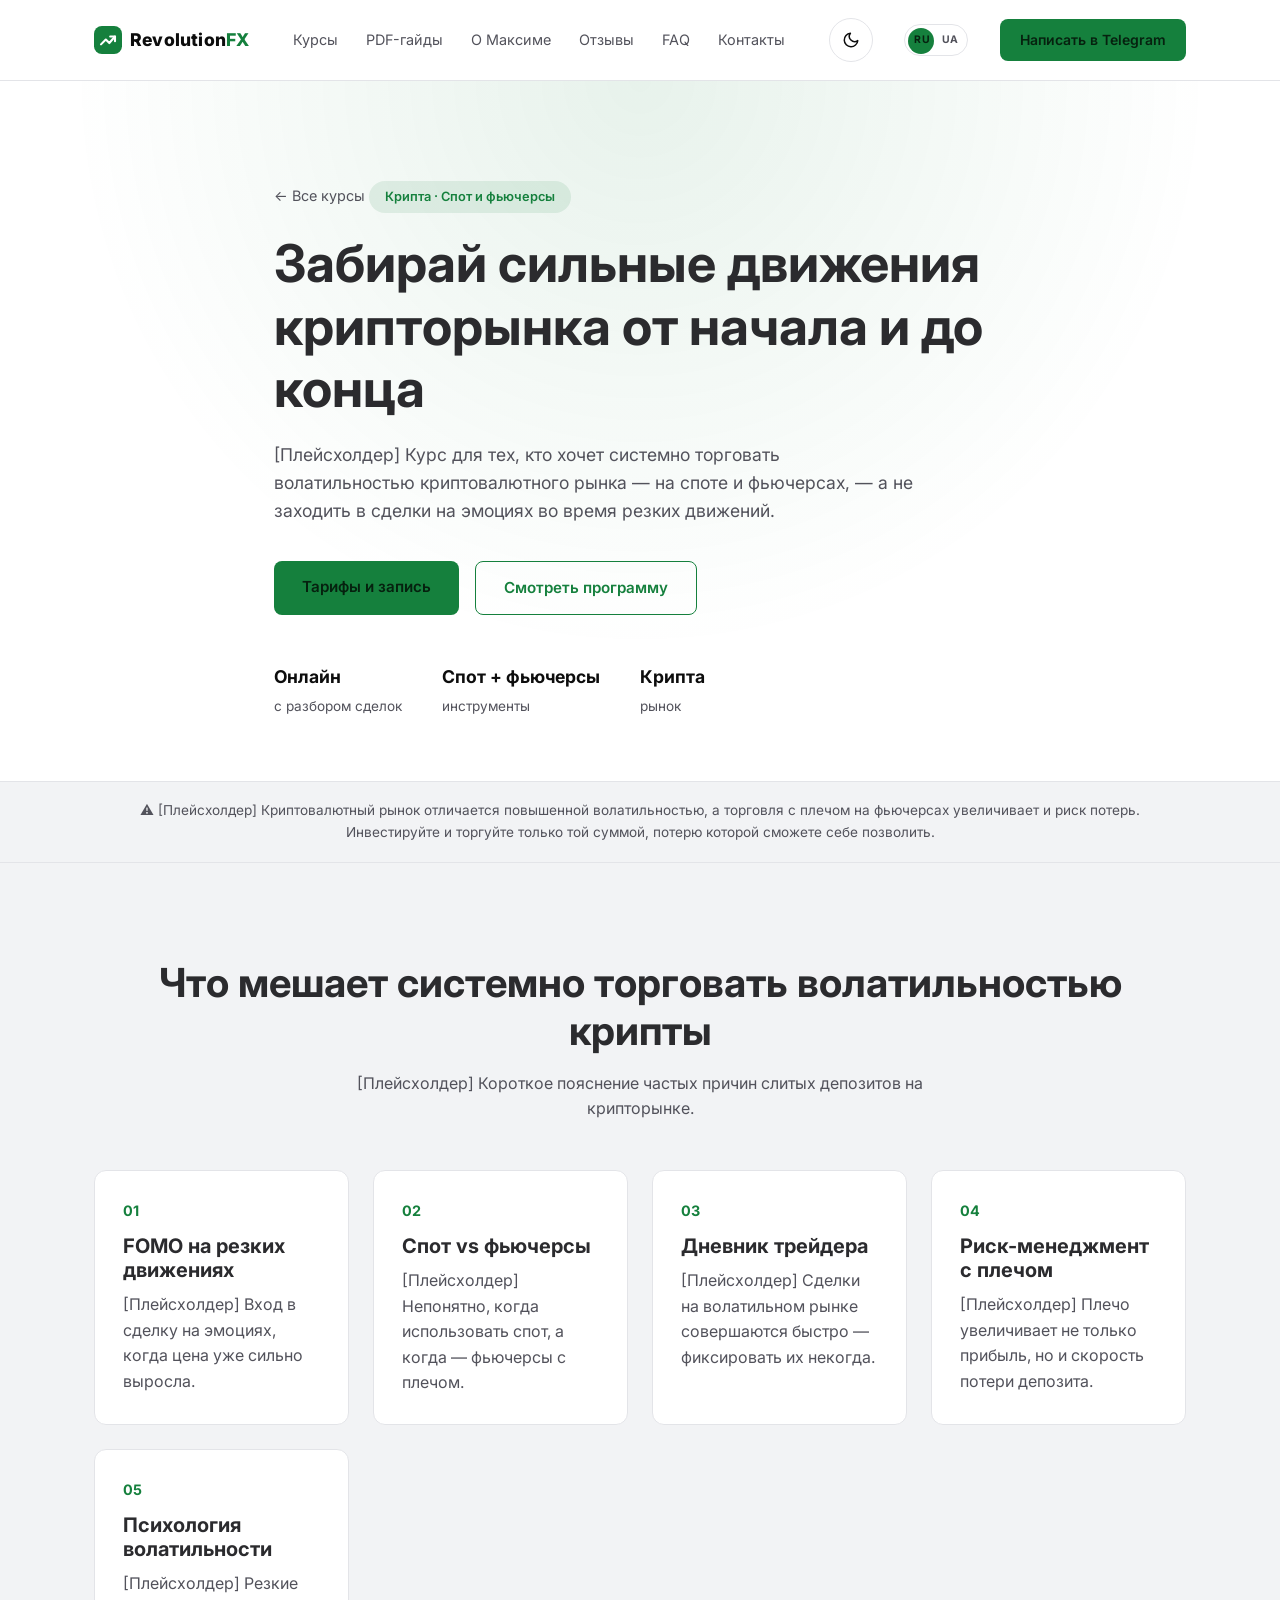
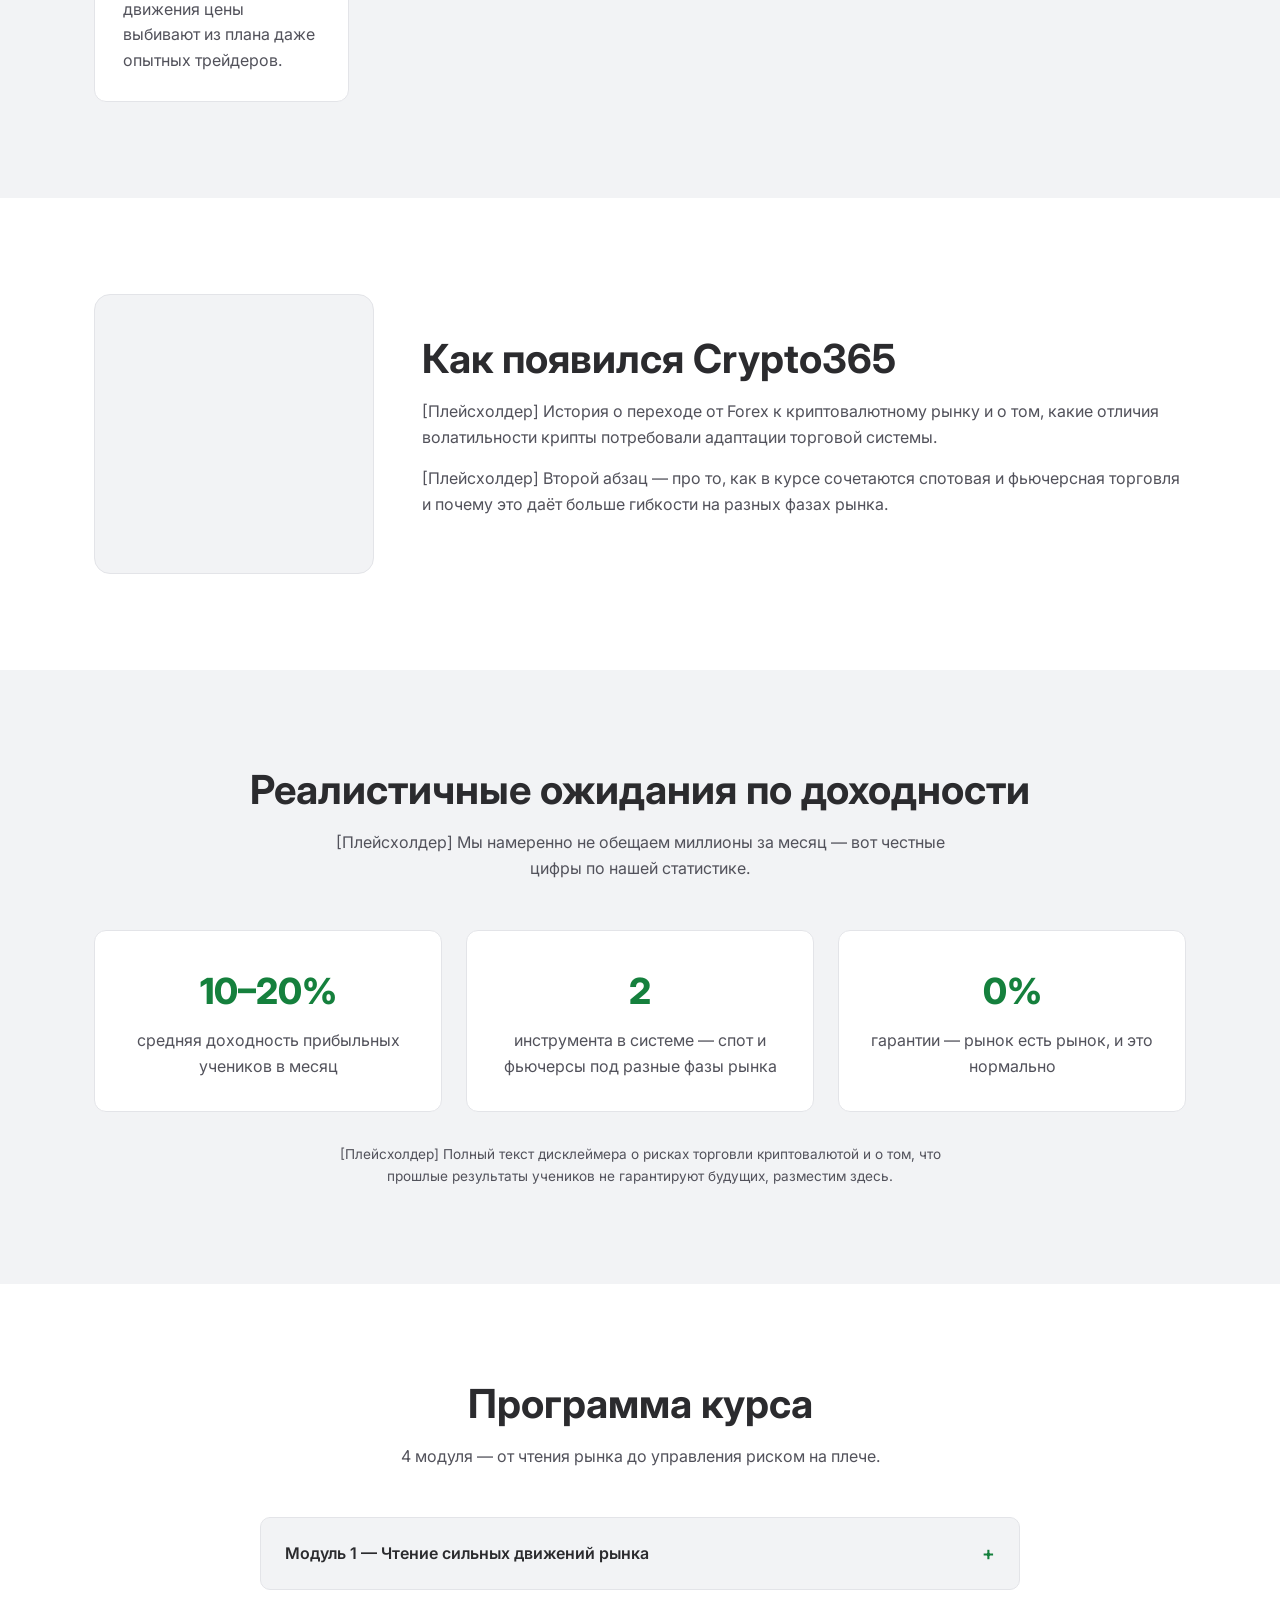
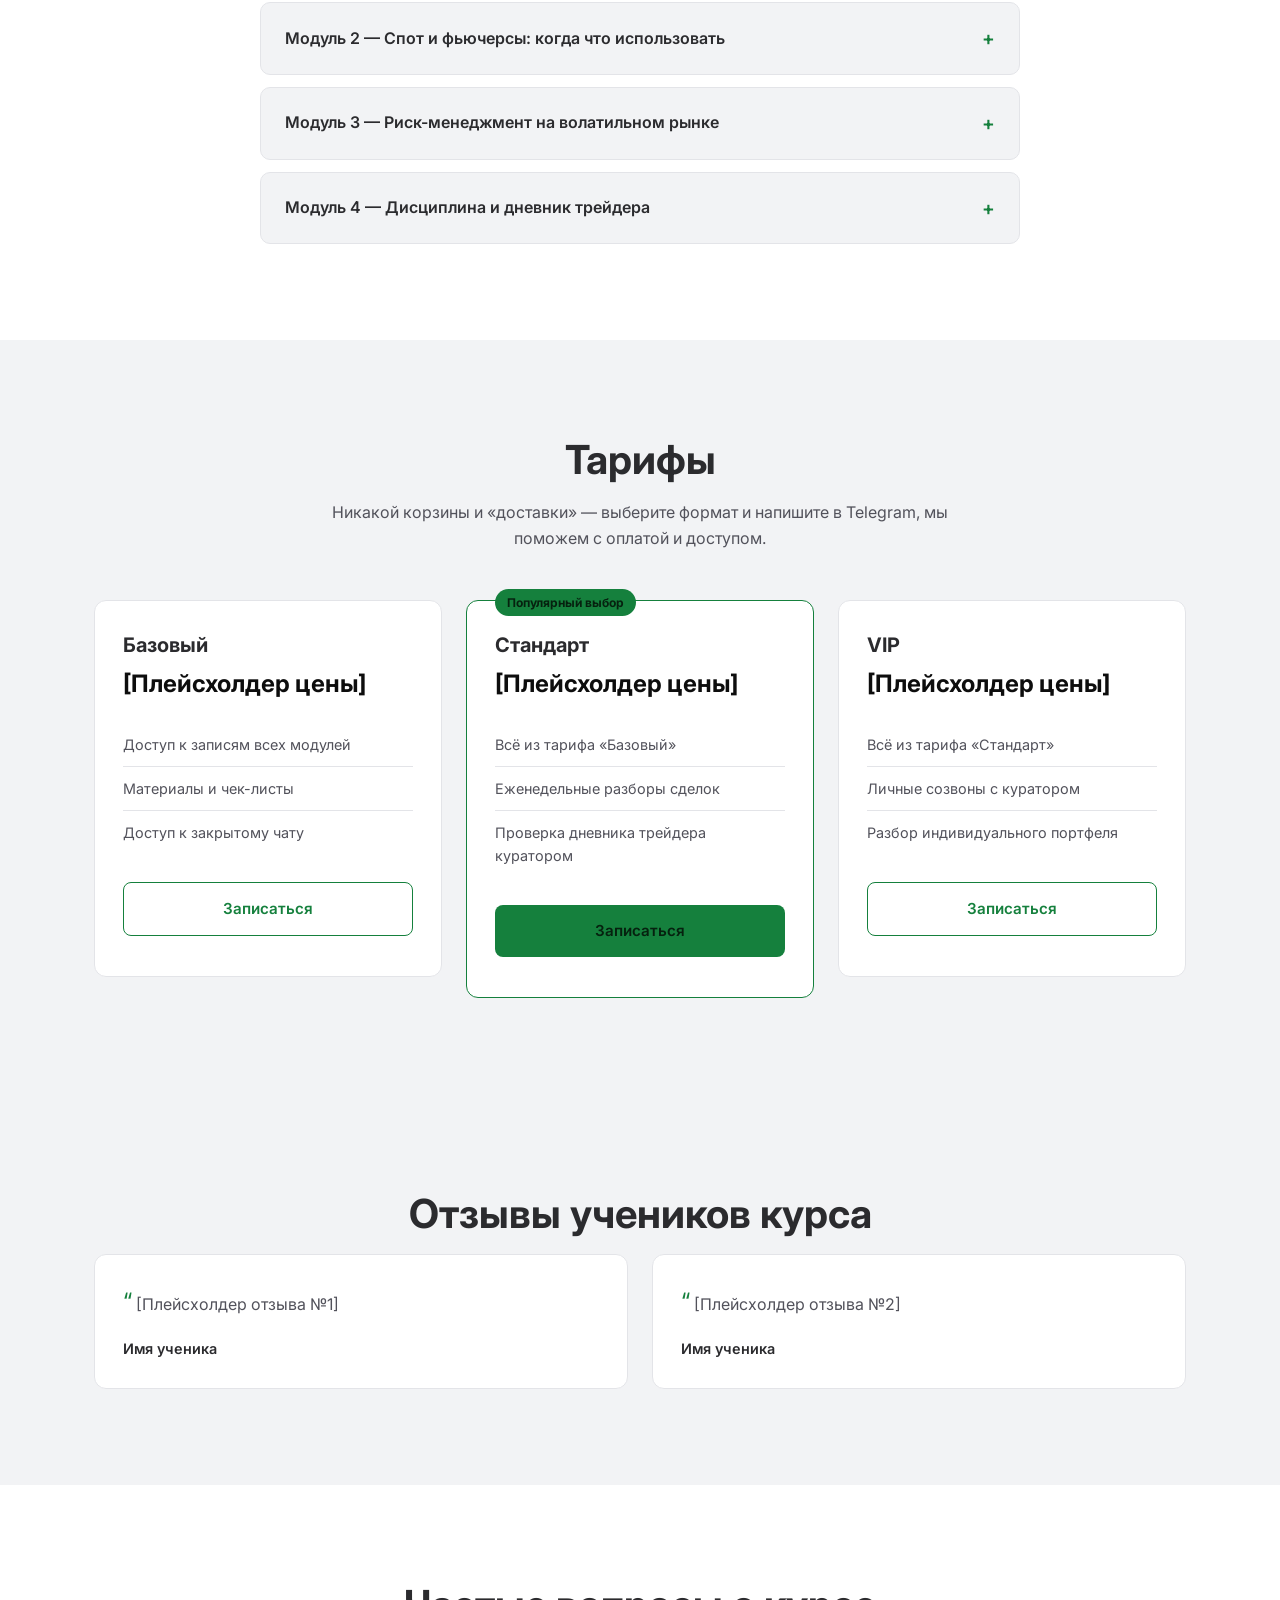
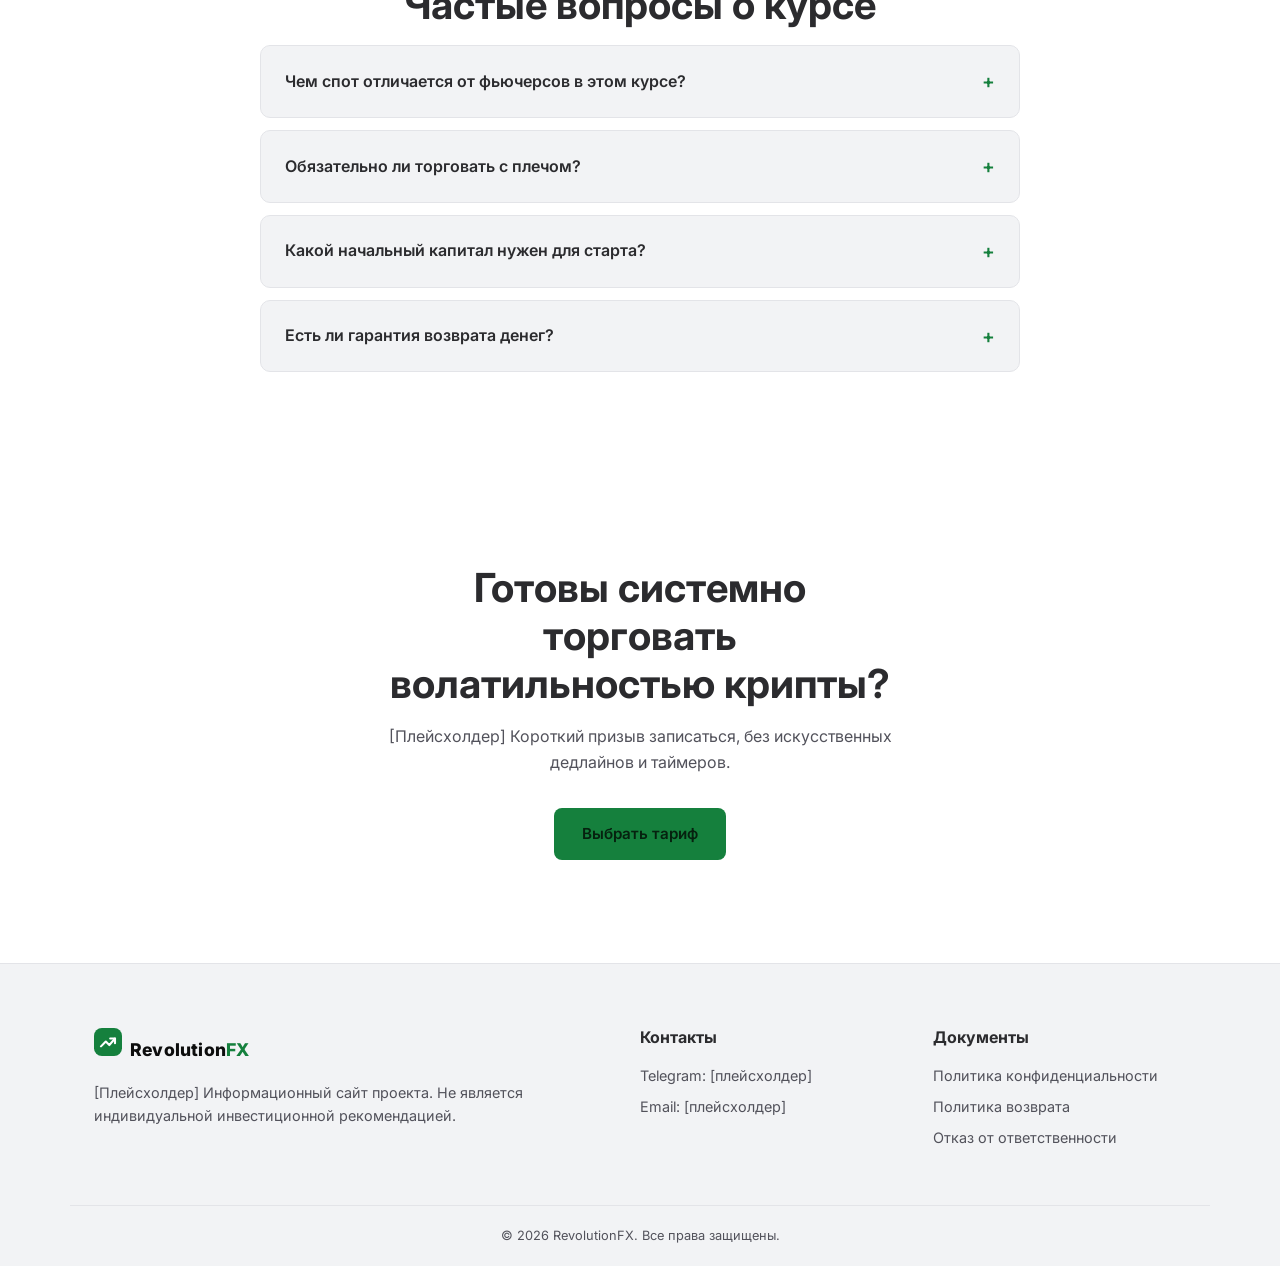
<file: crypto365.html>
<!DOCTYPE html>
<html lang="ru">
<head>
  <meta charset="UTF-8">
  <meta name="viewport" content="width=device-width, initial-scale=1.0, viewport-fit=cover">
  <title>Crypto365 — сильные движения крипторынка | RevolutionFX</title>
  <script>
    (function () {
      var saved = localStorage.getItem('theme');
      var theme = saved || (window.matchMedia('(prefers-color-scheme: light)').matches ? 'light' : 'dark');
      document.documentElement.setAttribute('data-theme', theme);
    })();
  </script>
  <link rel="preconnect" href="https://fonts.googleapis.com">
  <link rel="preconnect" href="https://fonts.gstatic.com" crossorigin>
  <link href="https://fonts.googleapis.com/css2?family=Inter:wght@400;600;700;800&display=swap" rel="stylesheet">
  <link rel="stylesheet" href="css/style.css">
</head>
<body>

  <header class="site-header">
    <div class="container header__inner">
      <a href="index.html" class="logo"><svg class="logo__icon" viewBox="0 0 32 32" aria-hidden="true"><rect width="32" height="32" rx="9" fill="var(--color-green)"></rect><path d="M8 21L13.5 15.5L17.5 19.5L24 12" stroke="#fff" stroke-width="2.4" stroke-linecap="round" stroke-linejoin="round" fill="none"></path><path d="M18.5 12H24V17.5" stroke="#fff" stroke-width="2.4" stroke-linecap="round" stroke-linejoin="round" fill="none"></path></svg>Revolution<span>FX</span></a>

      <nav class="nav">
        <ul class="nav__list">
          <li><a href="index.html#courses">Курсы</a></li>
          <li><a href="index.html#guides">PDF-гайды</a></li>
          <li><a href="index.html#about">О Максиме</a></li>
          <li><a href="index.html#reviews">Отзывы</a></li>
          <li><a href="index.html#faq">FAQ</a></li>
          <li><a href="index.html#contacts">Контакты</a></li>
        </ul>
      </nav>

      <button class="theme-toggle" id="themeToggle" aria-label="Переключить тему">
        <svg class="theme-toggle__icon theme-toggle__icon--sun" viewBox="0 0 24 24" fill="none" stroke="currentColor" stroke-width="2" stroke-linecap="round">
          <circle cx="12" cy="12" r="4"></circle>
          <path d="M12 2v2M12 20v2M4.93 4.93l1.41 1.41M17.66 17.66l1.41 1.41M2 12h2M20 12h2M6.34 17.66l-1.41 1.41M19.07 4.93l-1.41 1.41"></path>
        </svg>
        <svg class="theme-toggle__icon theme-toggle__icon--moon" viewBox="0 0 24 24" fill="none" stroke="currentColor" stroke-width="2" stroke-linecap="round" stroke-linejoin="round">
          <path d="M21 12.79A9 9 0 1 1 11.21 3 7 7 0 0 0 21 12.79z"></path>
        </svg>
      </button>

      <button class="lang-switch" id="langSwitch" data-target="uk/crypto365.html" aria-label="Переключити мову на українську">
        <span class="lang-switch__option lang-switch__option--ru">RU</span>
        <span class="lang-switch__option lang-switch__option--uk">UA</span>
        <span class="lang-switch__thumb"></span>
      </button>

      <a href="#" class="btn btn--primary btn--small">Написать в Telegram</a>

      <button class="burger" id="burgerBtn" aria-label="Открыть меню" aria-expanded="false">
        <span></span><span></span><span></span>
      </button>
    </div>
  </header>

  <main>

    <!-- COURSE HERO -->
    <section class="course-hero">
      <div class="container course-hero__inner">
        <a href="index.html" class="course-hero__back">← Все курсы</a>
        <span class="badge">Крипта · Спот и фьючерсы</span>
        <h1>Забирай сильные движения крипторынка от начала и до конца</h1>
        <p class="course-hero__subtitle">
          [Плейсхолдер] Курс для тех, кто хочет системно торговать волатильностью
          криптовалютного рынка — на споте и фьючерсах, — а не заходить в сделки
          на эмоциях во время резких движений.
        </p>
        <div class="course-hero__actions">
          <a href="#pricing" class="btn btn--primary">Тарифы и запись</a>
          <a href="#curriculum" class="btn btn--outline">Смотреть программу</a>
        </div>
        <ul class="course-hero__meta">
          <li><strong>Онлайн</strong><span>с разбором сделок</span></li>
          <li><strong>Спот + фьючерсы</strong><span>инструменты</span></li>
          <li><strong>Крипта</strong><span>рынок</span></li>
        </ul>
      </div>
    </section>

    <!-- RISK DISCLAIMER -->
    <section class="risk-strip">
      <div class="container">
        <p>
          ⚠ [Плейсхолдер] Криптовалютный рынок отличается повышенной волатильностью,
          а торговля с плечом на фьючерсах увеличивает и риск потерь. Инвестируйте
          и торгуйте только той суммой, потерю которой сможете себе позволить.
        </p>
      </div>
    </section>

    <!-- PROBLEMS -->
    <section class="problems">
      <div class="container">
        <h2 class="section-title">Что мешает системно торговать волатильностью крипты</h2>
        <p class="section-subtitle">[Плейсхолдер] Короткое пояснение частых причин слитых депозитов на крипторынке.</p>

        <div class="problems__grid">
          <article class="problem-card">
            <span class="problem-card__num">01</span>
            <h3>FOMO на резких движениях</h3>
            <p>[Плейсхолдер] Вход в сделку на эмоциях, когда цена уже сильно выросла.</p>
          </article>
          <article class="problem-card">
            <span class="problem-card__num">02</span>
            <h3>Спот vs фьючерсы</h3>
            <p>[Плейсхолдер] Непонятно, когда использовать спот, а когда — фьючерсы с плечом.</p>
          </article>
          <article class="problem-card">
            <span class="problem-card__num">03</span>
            <h3>Дневник трейдера</h3>
            <p>[Плейсхолдер] Сделки на волатильном рынке совершаются быстро — фиксировать их некогда.</p>
          </article>
          <article class="problem-card">
            <span class="problem-card__num">04</span>
            <h3>Риск-менеджмент с плечом</h3>
            <p>[Плейсхолдер] Плечо увеличивает не только прибыль, но и скорость потери депозита.</p>
          </article>
          <article class="problem-card">
            <span class="problem-card__num">05</span>
            <h3>Психология волатильности</h3>
            <p>[Плейсхолдер] Резкие движения цены выбивают из плана даже опытных трейдеров.</p>
          </article>
        </div>
      </div>
    </section>

    <!-- STORY -->
    <section class="story">
      <div class="container story__inner">
        <div class="story__photo" aria-hidden="true"></div>
        <div class="story__text">
          <h2 class="section-title">Как появился Crypto365</h2>
          <p>[Плейсхолдер] История о переходе от Forex к криптовалютному рынку и о том,
          какие отличия волатильности крипты потребовали адаптации торговой системы.</p>
          <p>[Плейсхолдер] Второй абзац — про то, как в курсе сочетаются спотовая и
          фьючерсная торговля и почему это даёт больше гибкости на разных фазах рынка.</p>
        </div>
      </div>
    </section>

    <!-- REALISTIC EXPECTATIONS -->
    <section class="stats">
      <div class="container">
        <h2 class="section-title">Реалистичные ожидания по доходности</h2>
        <p class="section-subtitle">[Плейсхолдер] Мы намеренно не обещаем миллионы за месяц — вот честные цифры по нашей статистике.</p>

        <div class="stats__grid">
          <div class="stat-card">
            <span class="stat-card__value">10–20%</span>
            <p>средняя доходность прибыльных учеников в месяц</p>
          </div>
          <div class="stat-card">
            <span class="stat-card__value">2</span>
            <p>инструмента в системе — спот и фьючерсы под разные фазы рынка</p>
          </div>
          <div class="stat-card">
            <span class="stat-card__value">0%</span>
            <p>гарантии — рынок есть рынок, и это нормально</p>
          </div>
        </div>

        <p class="stats__disclaimer">
          [Плейсхолдер] Полный текст дисклеймера о рисках торговли криптовалютой и о
          том, что прошлые результаты учеников не гарантируют будущих, разместим здесь.
        </p>
      </div>
    </section>

    <!-- CURRICULUM -->
    <section id="curriculum" class="curriculum">
      <div class="container">
        <h2 class="section-title">Программа курса</h2>
        <p class="section-subtitle">4 модуля — от чтения рынка до управления риском на плече.</p>

        <div class="accordion-group">

          <div class="accordion-item accordion-item--lg">
            <button class="accordion-item__question">
              Модуль 1 — Чтение сильных движений рынка
              <span class="accordion-item__icon">+</span>
            </button>
            <div class="accordion-item__answer">
              <ul>
                <li>[Плейсхолдер] Как отличить начало сильного тренда от разового всплеска</li>
                <li>[Плейсхолдер] Разбор прошлых сильных движений на реальных графиках</li>
              </ul>
            </div>
          </div>

          <div class="accordion-item accordion-item--lg">
            <button class="accordion-item__question">
              Модуль 2 — Спот и фьючерсы: когда что использовать
              <span class="accordion-item__icon">+</span>
            </button>
            <div class="accordion-item__answer">
              <ul>
                <li>[Плейсхолдер] Отличия спота и фьючерсов и в каких сценариях что уместнее</li>
                <li>[Плейсхолдер] Базовые принципы работы с плечом</li>
              </ul>
            </div>
          </div>

          <div class="accordion-item accordion-item--lg">
            <button class="accordion-item__question">
              Модуль 3 — Риск-менеджмент на волатильном рынке
              <span class="accordion-item__icon">+</span>
            </button>
            <div class="accordion-item__answer">
              <ul>
                <li>[Плейсхолдер] Расчёт риска на сделку с учётом плеча</li>
                <li>[Плейсхолдер] Правила фиксации прибыли на резких движениях</li>
              </ul>
            </div>
          </div>

          <div class="accordion-item accordion-item--lg">
            <button class="accordion-item__question">
              Модуль 4 — Дисциплина и дневник трейдера
              <span class="accordion-item__icon">+</span>
            </button>
            <div class="accordion-item__answer">
              <ul>
                <li>[Плейсхолдер] Быстрый формат дневника под динамику крипторынка</li>
                <li>[Плейсхолдер] Работа с FOMO и импульсивными сделками</li>
              </ul>
            </div>
          </div>

        </div>
      </div>
    </section>

    <!-- PRICING -->
    <section id="pricing" class="pricing">
      <div class="container">
        <h2 class="section-title">Тарифы</h2>
        <p class="section-subtitle">Никакой корзины и «доставки» — выберите формат и напишите в Telegram, мы поможем с оплатой и доступом.</p>

        <div class="pricing__grid">
          <article class="pricing-card">
            <h3>Базовый</h3>
            <p class="pricing-card__price">[Плейсхолдер цены]</p>
            <ul class="pricing-card__features">
              <li>Доступ к записям всех модулей</li>
              <li>Материалы и чек-листы</li>
              <li>Доступ к закрытому чату</li>
            </ul>
            <a href="#" class="btn btn--outline">Записаться</a>
          </article>

          <article class="pricing-card pricing-card--featured">
            <span class="pricing-card__badge">Популярный выбор</span>
            <h3>Стандарт</h3>
            <p class="pricing-card__price">[Плейсхолдер цены]</p>
            <ul class="pricing-card__features">
              <li>Всё из тарифа «Базовый»</li>
              <li>Еженедельные разборы сделок</li>
              <li>Проверка дневника трейдера куратором</li>
            </ul>
            <a href="#" class="btn btn--primary">Записаться</a>
          </article>

          <article class="pricing-card">
            <h3>VIP</h3>
            <p class="pricing-card__price">[Плейсхолдер цены]</p>
            <ul class="pricing-card__features">
              <li>Всё из тарифа «Стандарт»</li>
              <li>Личные созвоны с куратором</li>
              <li>Разбор индивидуального портфеля</li>
            </ul>
            <a href="#" class="btn btn--outline">Записаться</a>
          </article>
        </div>
      </div>
    </section>

    <!-- REVIEWS -->
    <section class="reviews">
      <div class="container">
        <h2 class="section-title">Отзывы учеников курса</h2>
        <div class="reviews__grid">
          <div class="review-card">
            <p class="review-card__text">[Плейсхолдер отзыва №1]</p>
            <p class="review-card__author">Имя ученика</p>
          </div>
          <div class="review-card">
            <p class="review-card__text">[Плейсхолдер отзыва №2]</p>
            <p class="review-card__author">Имя ученика</p>
          </div>
        </div>
      </div>
    </section>

    <!-- FAQ -->
    <section class="faq">
      <div class="container">
        <h2 class="section-title">Частые вопросы о курсе</h2>
        <div class="accordion-group">

          <div class="accordion-item">
            <button class="accordion-item__question">
              Чем спот отличается от фьючерсов в этом курсе?
              <span class="accordion-item__icon">+</span>
            </button>
            <div class="accordion-item__answer">
              <p>[Плейсхолдер ответа]</p>
            </div>
          </div>

          <div class="accordion-item">
            <button class="accordion-item__question">
              Обязательно ли торговать с плечом?
              <span class="accordion-item__icon">+</span>
            </button>
            <div class="accordion-item__answer">
              <p>[Плейсхолдер ответа]</p>
            </div>
          </div>

          <div class="accordion-item">
            <button class="accordion-item__question">
              Какой начальный капитал нужен для старта?
              <span class="accordion-item__icon">+</span>
            </button>
            <div class="accordion-item__answer">
              <p>[Плейсхолдер ответа]</p>
            </div>
          </div>

          <div class="accordion-item">
            <button class="accordion-item__question">
              Есть ли гарантия возврата денег?
              <span class="accordion-item__icon">+</span>
            </button>
            <div class="accordion-item__answer">
              <p>[Плейсхолдер ответа]</p>
            </div>
          </div>

        </div>
      </div>
    </section>

    <!-- FINAL CTA -->
    <section class="final-cta">
      <div class="container final-cta__inner">
        <h2>Готовы системно торговать волатильностью крипты?</h2>
        <p>[Плейсхолдер] Короткий призыв записаться, без искусственных дедлайнов и таймеров.</p>
        <a href="#pricing" class="btn btn--primary">Выбрать тариф</a>
      </div>
    </section>

  </main>

  <footer id="contacts" class="site-footer">
    <div class="container footer__inner">
      <div class="footer__col">
        <a href="index.html" class="logo logo--footer"><svg class="logo__icon" viewBox="0 0 32 32" aria-hidden="true"><rect width="32" height="32" rx="9" fill="var(--color-green)"></rect><path d="M8 21L13.5 15.5L17.5 19.5L24 12" stroke="#fff" stroke-width="2.4" stroke-linecap="round" stroke-linejoin="round" fill="none"></path><path d="M18.5 12H24V17.5" stroke="#fff" stroke-width="2.4" stroke-linecap="round" stroke-linejoin="round" fill="none"></path></svg>Revolution<span>FX</span></a>
        <p>[Плейсхолдер] Информационный сайт проекта. Не является индивидуальной инвестиционной рекомендацией.</p>
      </div>

      <div class="footer__col">
        <h4>Контакты</h4>
        <p>Telegram: <a href="#">[плейсхолдер]</a></p>
        <p>Email: <a href="#">[плейсхолдер]</a></p>
      </div>

      <div class="footer__col">
        <h4>Документы</h4>
        <p><a href="#">Политика конфиденциальности</a></p>
        <p><a href="#">Политика возврата</a></p>
        <p><a href="#">Отказ от ответственности</a></p>
      </div>
    </div>

    <div class="container footer__bottom">
      <p>© 2026 RevolutionFX. Все права защищены.</p>
    </div>
  </footer>

  <button class="scroll-top" id="scrollTopBtn" aria-label="Наверх">
    <svg viewBox="0 0 24 24" fill="none" stroke="currentColor" stroke-width="2" stroke-linecap="round" stroke-linejoin="round">
      <path d="M12 19V5M5 12l7-7 7 7"></path>
    </svg>
  </button>

  <script src="js/script.js"></script>
</body>
</html>
</file>
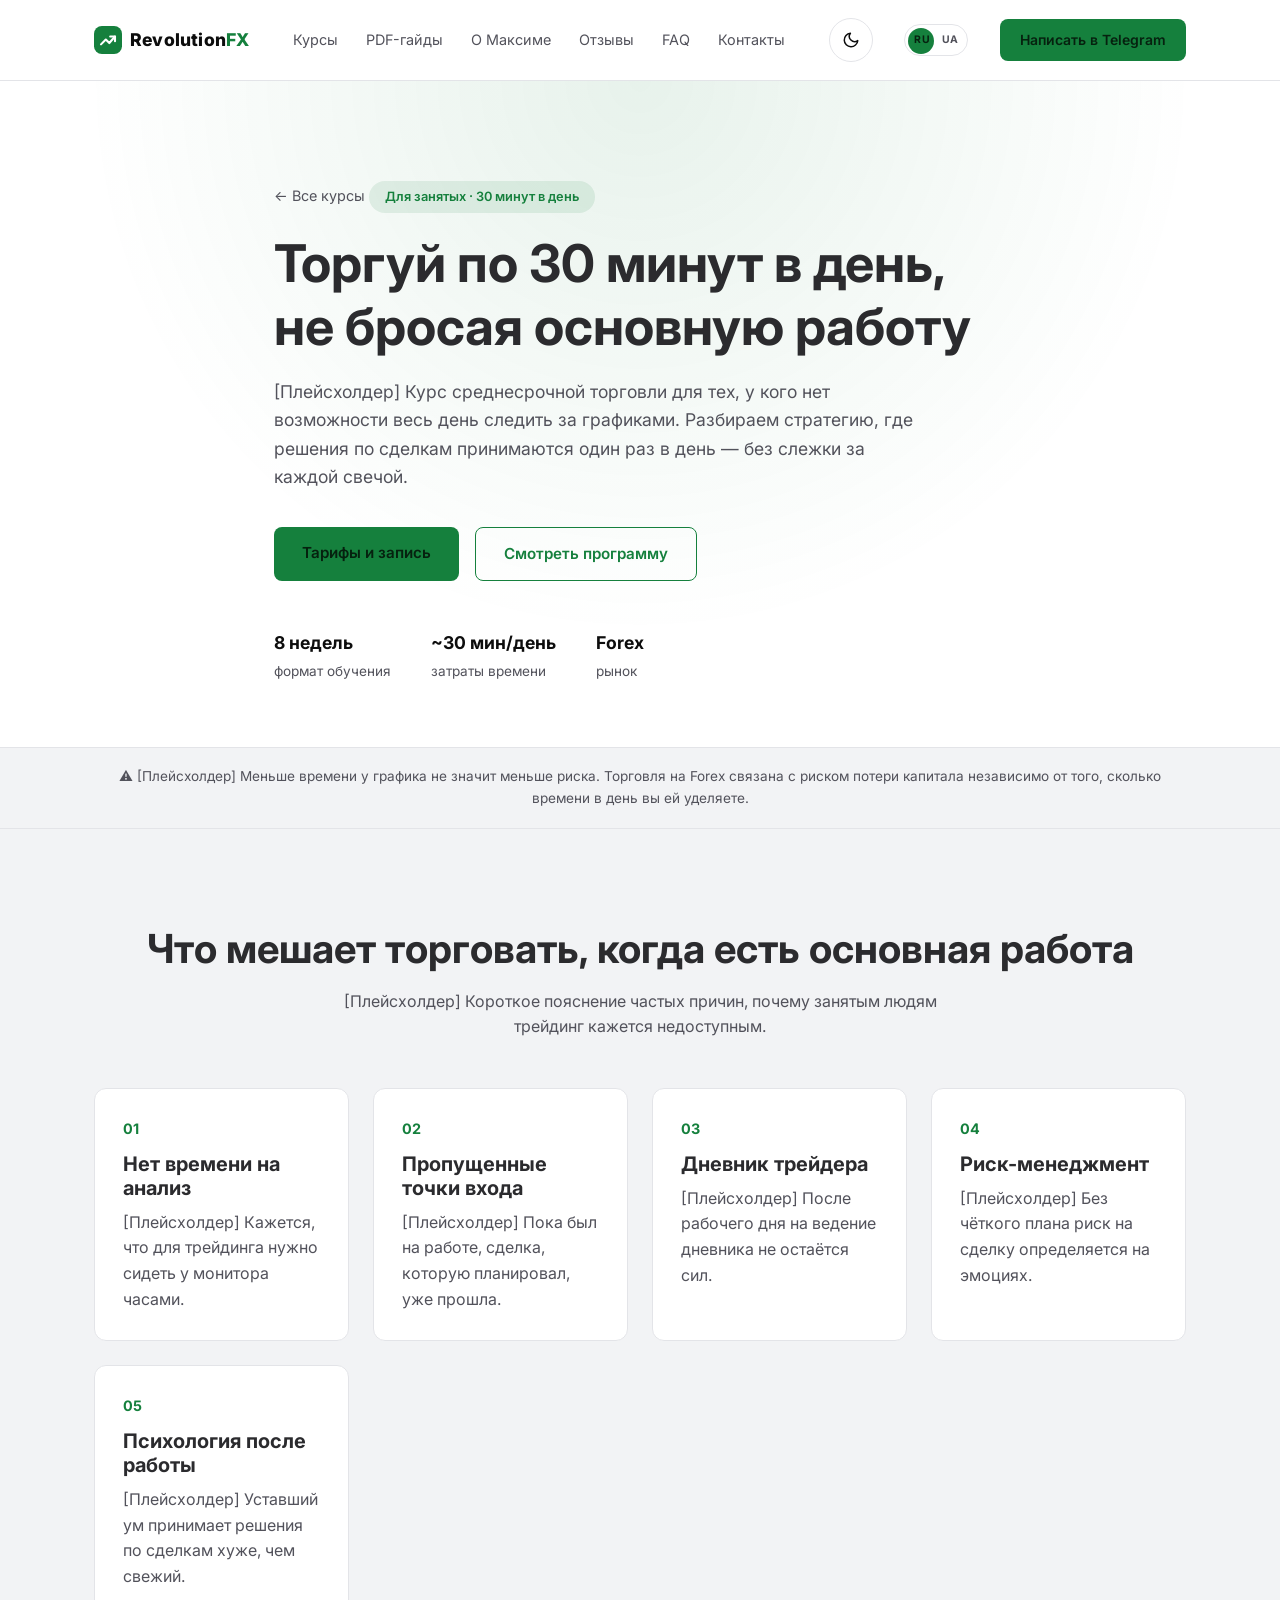
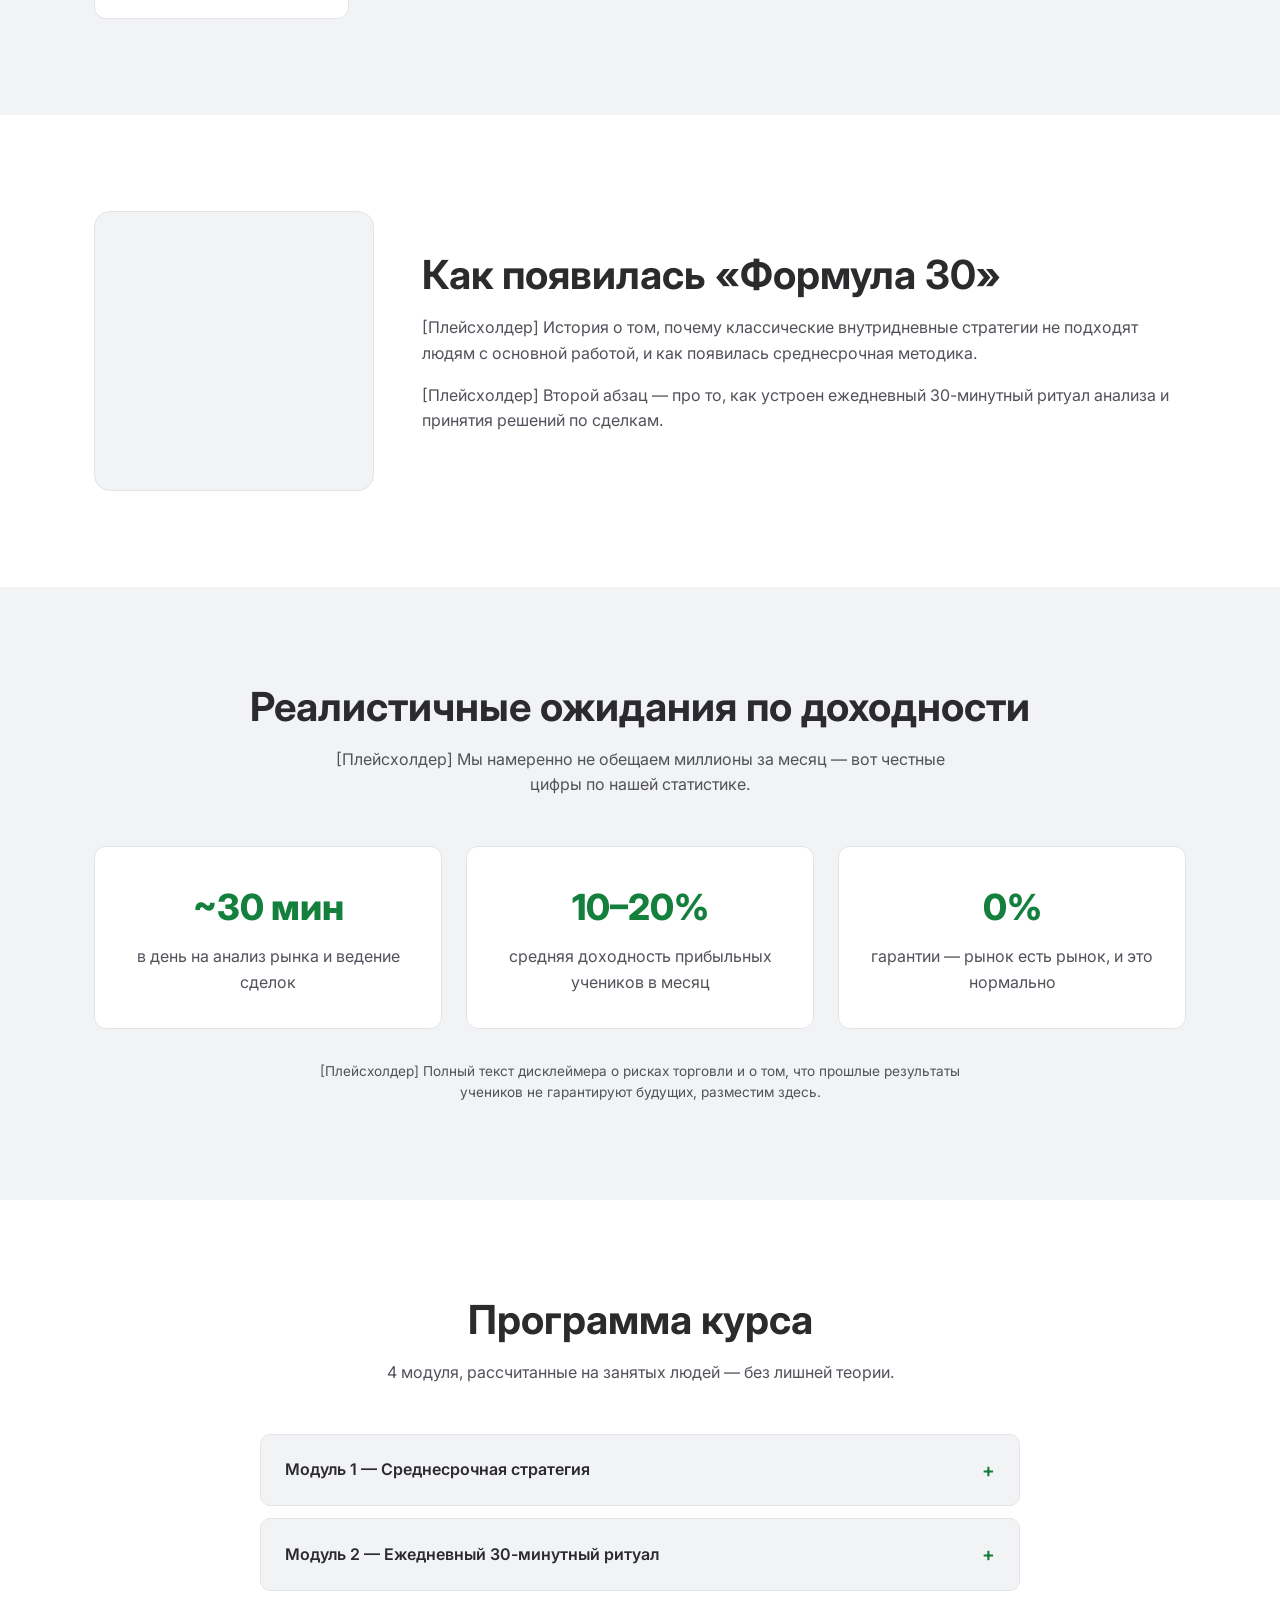
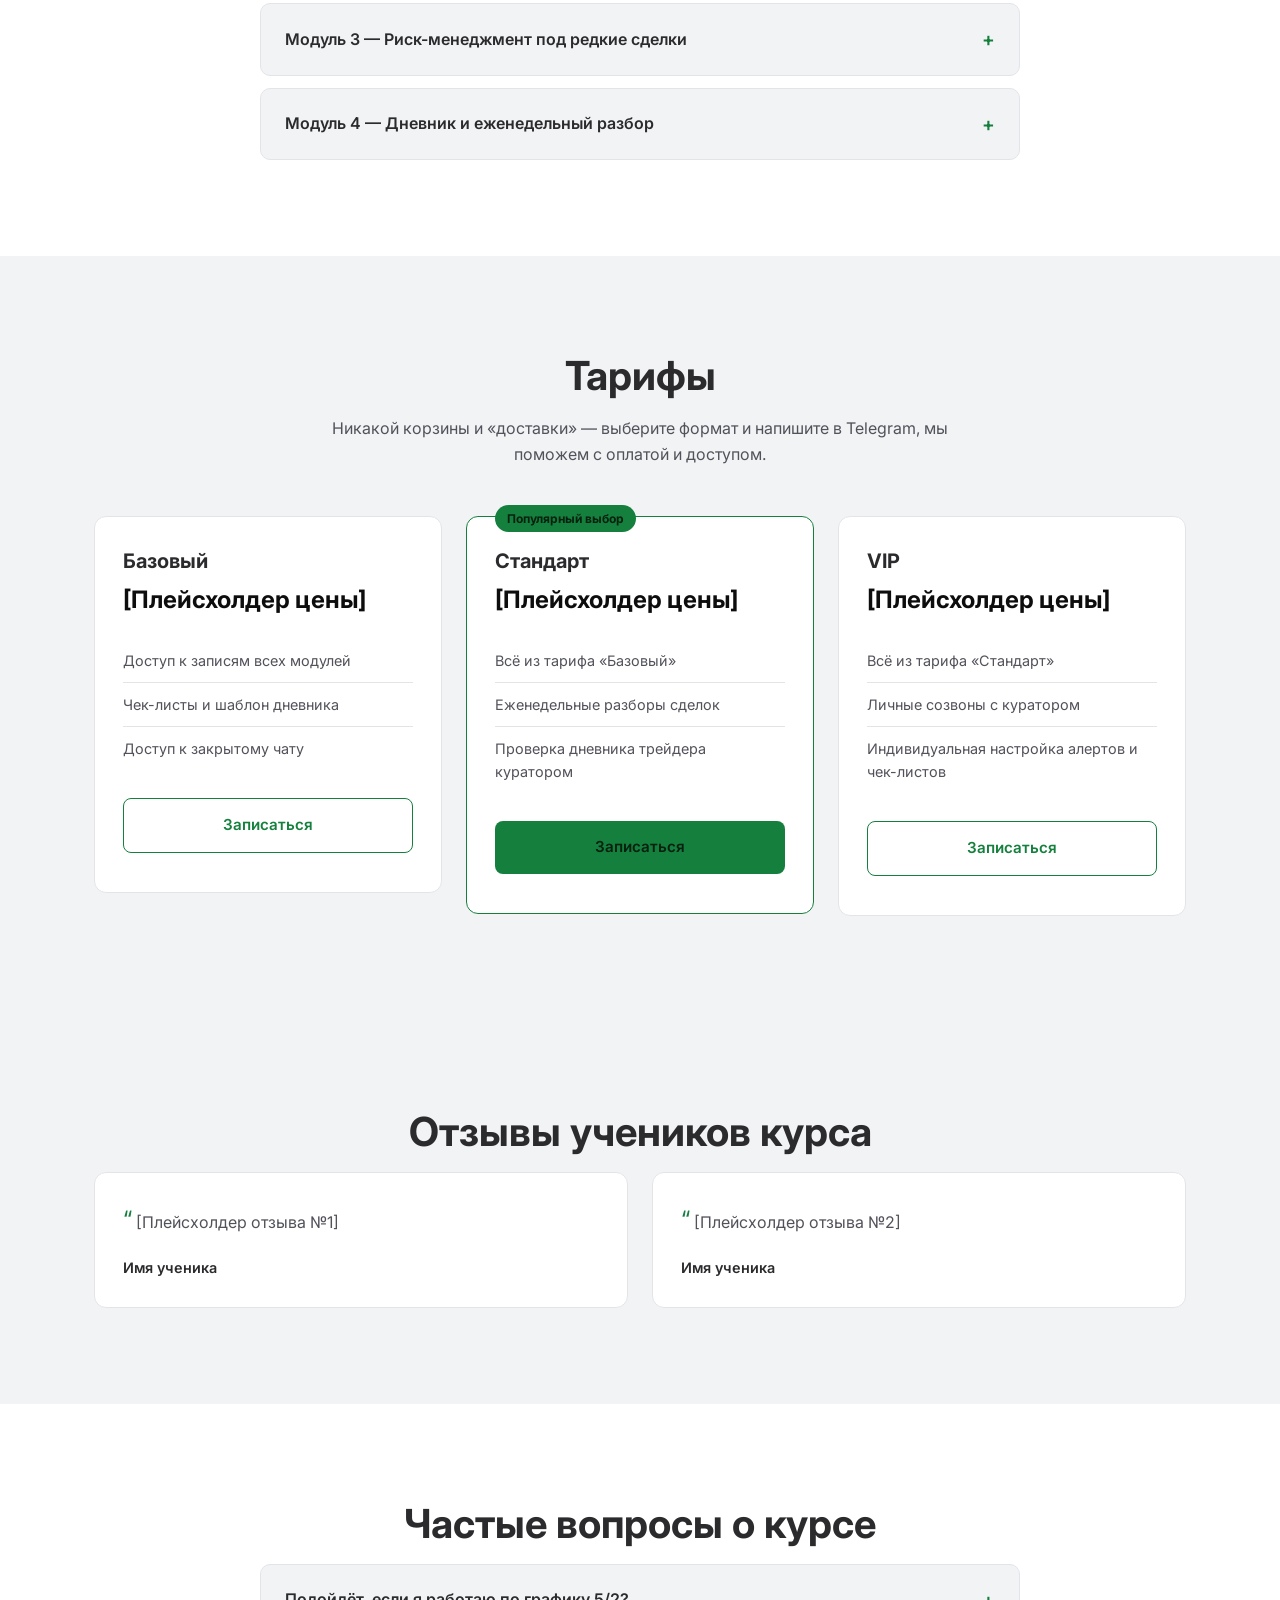
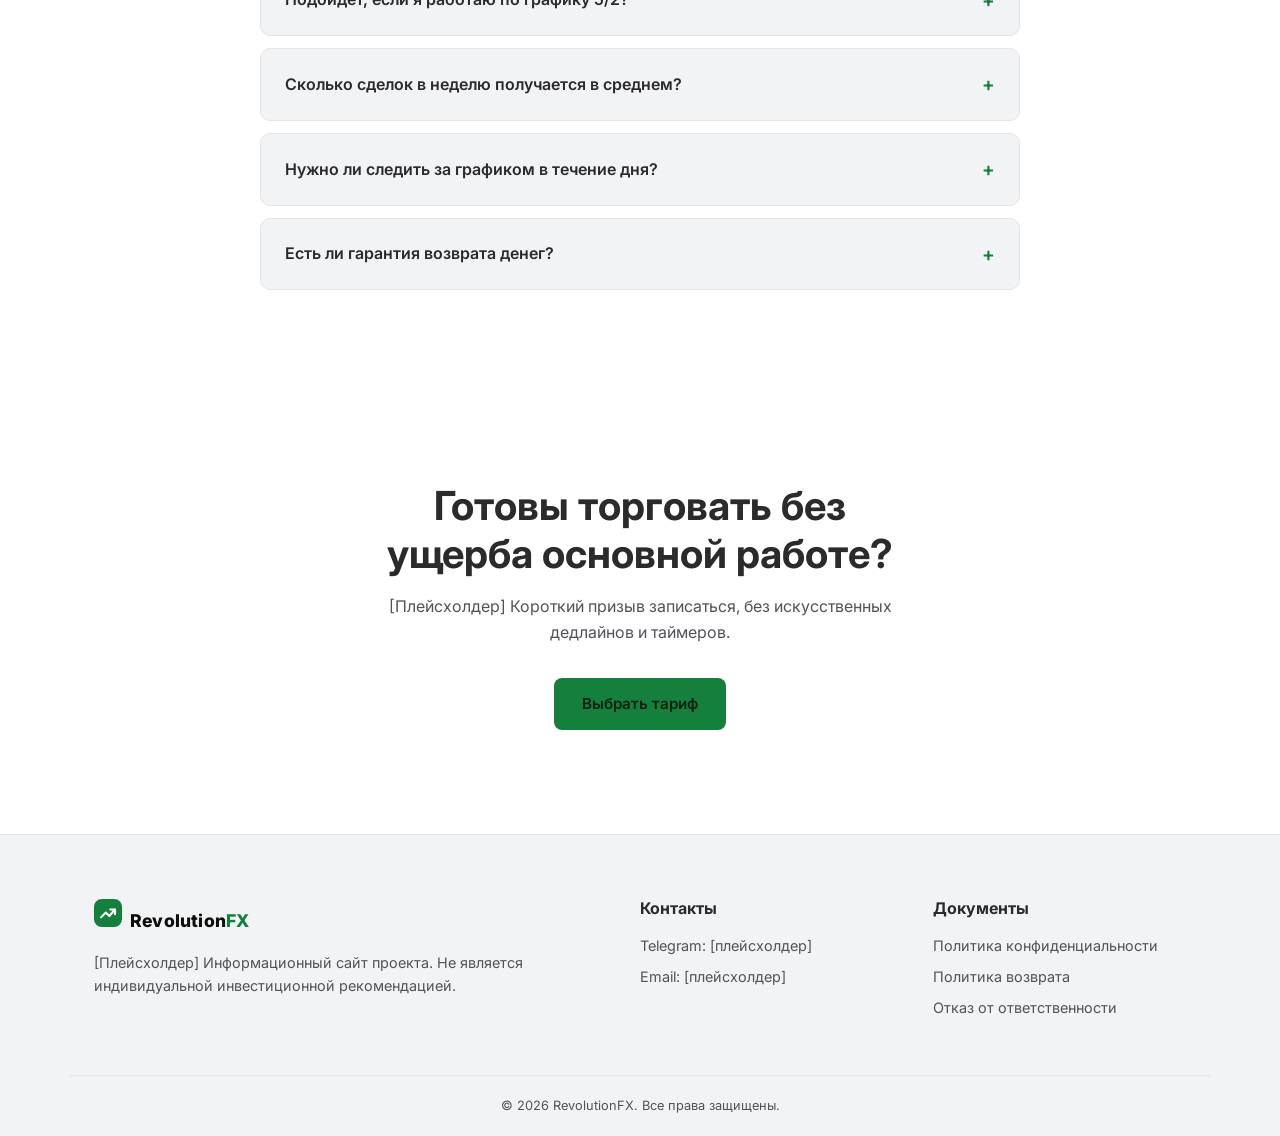
<file: formula30.html>
<!DOCTYPE html>
<html lang="ru">
<head>
  <meta charset="UTF-8">
  <meta name="viewport" content="width=device-width, initial-scale=1.0, viewport-fit=cover">
  <title>Трейдинг для занятых — 30 минут в день | RevolutionFX</title>
  <script>
    (function () {
      var saved = localStorage.getItem('theme');
      var theme = saved || (window.matchMedia('(prefers-color-scheme: light)').matches ? 'light' : 'dark');
      document.documentElement.setAttribute('data-theme', theme);
    })();
  </script>
  <link rel="preconnect" href="https://fonts.googleapis.com">
  <link rel="preconnect" href="https://fonts.gstatic.com" crossorigin>
  <link href="https://fonts.googleapis.com/css2?family=Inter:wght@400;600;700;800&display=swap" rel="stylesheet">
  <link rel="stylesheet" href="css/style.css">
</head>
<body>

  <header class="site-header">
    <div class="container header__inner">
      <a href="index.html" class="logo"><svg class="logo__icon" viewBox="0 0 32 32" aria-hidden="true"><rect width="32" height="32" rx="9" fill="var(--color-green)"></rect><path d="M8 21L13.5 15.5L17.5 19.5L24 12" stroke="#fff" stroke-width="2.4" stroke-linecap="round" stroke-linejoin="round" fill="none"></path><path d="M18.5 12H24V17.5" stroke="#fff" stroke-width="2.4" stroke-linecap="round" stroke-linejoin="round" fill="none"></path></svg>Revolution<span>FX</span></a>

      <nav class="nav">
        <ul class="nav__list">
          <li><a href="index.html#courses">Курсы</a></li>
          <li><a href="index.html#guides">PDF-гайды</a></li>
          <li><a href="index.html#about">О Максиме</a></li>
          <li><a href="index.html#reviews">Отзывы</a></li>
          <li><a href="index.html#faq">FAQ</a></li>
          <li><a href="index.html#contacts">Контакты</a></li>
        </ul>
      </nav>

      <button class="theme-toggle" id="themeToggle" aria-label="Переключить тему">
        <svg class="theme-toggle__icon theme-toggle__icon--sun" viewBox="0 0 24 24" fill="none" stroke="currentColor" stroke-width="2" stroke-linecap="round">
          <circle cx="12" cy="12" r="4"></circle>
          <path d="M12 2v2M12 20v2M4.93 4.93l1.41 1.41M17.66 17.66l1.41 1.41M2 12h2M20 12h2M6.34 17.66l-1.41 1.41M19.07 4.93l-1.41 1.41"></path>
        </svg>
        <svg class="theme-toggle__icon theme-toggle__icon--moon" viewBox="0 0 24 24" fill="none" stroke="currentColor" stroke-width="2" stroke-linecap="round" stroke-linejoin="round">
          <path d="M21 12.79A9 9 0 1 1 11.21 3 7 7 0 0 0 21 12.79z"></path>
        </svg>
      </button>

      <button class="lang-switch" id="langSwitch" data-target="uk/formula30.html" aria-label="Переключити мову на українську">
        <span class="lang-switch__option lang-switch__option--ru">RU</span>
        <span class="lang-switch__option lang-switch__option--uk">UA</span>
        <span class="lang-switch__thumb"></span>
      </button>

      <a href="#" class="btn btn--primary btn--small">Написать в Telegram</a>

      <button class="burger" id="burgerBtn" aria-label="Открыть меню" aria-expanded="false">
        <span></span><span></span><span></span>
      </button>
    </div>
  </header>

  <main>

    <!-- COURSE HERO -->
    <section class="course-hero">
      <div class="container course-hero__inner">
        <a href="index.html" class="course-hero__back">← Все курсы</a>
        <span class="badge">Для занятых · 30 минут в день</span>
        <h1>Торгуй по 30 минут в день, не бросая основную работу</h1>
        <p class="course-hero__subtitle">
          [Плейсхолдер] Курс среднесрочной торговли для тех, у кого нет возможности
          весь день следить за графиками. Разбираем стратегию, где решения по
          сделкам принимаются один раз в день — без слежки за каждой свечой.
        </p>
        <div class="course-hero__actions">
          <a href="#pricing" class="btn btn--primary">Тарифы и запись</a>
          <a href="#curriculum" class="btn btn--outline">Смотреть программу</a>
        </div>
        <ul class="course-hero__meta">
          <li><strong>8 недель</strong><span>формат обучения</span></li>
          <li><strong>~30 мин/день</strong><span>затраты времени</span></li>
          <li><strong>Forex</strong><span>рынок</span></li>
        </ul>
      </div>
    </section>

    <!-- RISK DISCLAIMER -->
    <section class="risk-strip">
      <div class="container">
        <p>
          ⚠ [Плейсхолдер] Меньше времени у графика не значит меньше риска.
          Торговля на Forex связана с риском потери капитала независимо от того,
          сколько времени в день вы ей уделяете.
        </p>
      </div>
    </section>

    <!-- PROBLEMS -->
    <section class="problems">
      <div class="container">
        <h2 class="section-title">Что мешает торговать, когда есть основная работа</h2>
        <p class="section-subtitle">[Плейсхолдер] Короткое пояснение частых причин, почему занятым людям трейдинг кажется недоступным.</p>

        <div class="problems__grid">
          <article class="problem-card">
            <span class="problem-card__num">01</span>
            <h3>Нет времени на анализ</h3>
            <p>[Плейсхолдер] Кажется, что для трейдинга нужно сидеть у монитора часами.</p>
          </article>
          <article class="problem-card">
            <span class="problem-card__num">02</span>
            <h3>Пропущенные точки входа</h3>
            <p>[Плейсхолдер] Пока был на работе, сделка, которую планировал, уже прошла.</p>
          </article>
          <article class="problem-card">
            <span class="problem-card__num">03</span>
            <h3>Дневник трейдера</h3>
            <p>[Плейсхолдер] После рабочего дня на ведение дневника не остаётся сил.</p>
          </article>
          <article class="problem-card">
            <span class="problem-card__num">04</span>
            <h3>Риск-менеджмент</h3>
            <p>[Плейсхолдер] Без чёткого плана риск на сделку определяется на эмоциях.</p>
          </article>
          <article class="problem-card">
            <span class="problem-card__num">05</span>
            <h3>Психология после работы</h3>
            <p>[Плейсхолдер] Уставший ум принимает решения по сделкам хуже, чем свежий.</p>
          </article>
        </div>
      </div>
    </section>

    <!-- STORY -->
    <section class="story">
      <div class="container story__inner">
        <div class="story__photo" aria-hidden="true"></div>
        <div class="story__text">
          <h2 class="section-title">Как появилась «Формула 30»</h2>
          <p>[Плейсхолдер] История о том, почему классические внутридневные стратегии не
          подходят людям с основной работой, и как появилась среднесрочная методика.</p>
          <p>[Плейсхолдер] Второй абзац — про то, как устроен ежедневный 30-минутный
          ритуал анализа и принятия решений по сделкам.</p>
        </div>
      </div>
    </section>

    <!-- REALISTIC EXPECTATIONS -->
    <section class="stats">
      <div class="container">
        <h2 class="section-title">Реалистичные ожидания по доходности</h2>
        <p class="section-subtitle">[Плейсхолдер] Мы намеренно не обещаем миллионы за месяц — вот честные цифры по нашей статистике.</p>

        <div class="stats__grid">
          <div class="stat-card">
            <span class="stat-card__value">~30 мин</span>
            <p>в день на анализ рынка и ведение сделок</p>
          </div>
          <div class="stat-card">
            <span class="stat-card__value">10–20%</span>
            <p>средняя доходность прибыльных учеников в месяц</p>
          </div>
          <div class="stat-card">
            <span class="stat-card__value">0%</span>
            <p>гарантии — рынок есть рынок, и это нормально</p>
          </div>
        </div>

        <p class="stats__disclaimer">
          [Плейсхолдер] Полный текст дисклеймера о рисках торговли и о том, что прошлые
          результаты учеников не гарантируют будущих, разместим здесь.
        </p>
      </div>
    </section>

    <!-- CURRICULUM -->
    <section id="curriculum" class="curriculum">
      <div class="container">
        <h2 class="section-title">Программа курса</h2>
        <p class="section-subtitle">4 модуля, рассчитанные на занятых людей — без лишней теории.</p>

        <div class="accordion-group">

          <div class="accordion-item accordion-item--lg">
            <button class="accordion-item__question">
              Модуль 1 — Среднесрочная стратегия
              <span class="accordion-item__icon">+</span>
            </button>
            <div class="accordion-item__answer">
              <ul>
                <li>[Плейсхолдер] Логика среднесрочных сделок вместо внутридневных</li>
                <li>[Плейсхолдер] Как искать точки входа за один просмотр графика в день</li>
              </ul>
            </div>
          </div>

          <div class="accordion-item accordion-item--lg">
            <button class="accordion-item__question">
              Модуль 2 — Ежедневный 30-минутный ритуал
              <span class="accordion-item__icon">+</span>
            </button>
            <div class="accordion-item__answer">
              <ul>
                <li>[Плейсхолдер] Чек-лист анализа рынка на 30 минут</li>
                <li>[Плейсхолдер] Настройка алертов, чтобы не следить за графиком весь день</li>
              </ul>
            </div>
          </div>

          <div class="accordion-item accordion-item--lg">
            <button class="accordion-item__question">
              Модуль 3 — Риск-менеджмент под редкие сделки
              <span class="accordion-item__icon">+</span>
            </button>
            <div class="accordion-item__answer">
              <ul>
                <li>[Плейсхолдер] Расчёт риска, когда сделок в неделю немного</li>
                <li>[Плейсхолдер] Правила выхода из сделки без постоянного контроля</li>
              </ul>
            </div>
          </div>

          <div class="accordion-item accordion-item--lg">
            <button class="accordion-item__question">
              Модуль 4 — Дневник и еженедельный разбор
              <span class="accordion-item__icon">+</span>
            </button>
            <div class="accordion-item__answer">
              <ul>
                <li>[Плейсхолдер] Короткий формат дневника трейдера на 5 минут</li>
                <li>[Плейсхолдер] Еженедельный разбор сделок с куратором</li>
              </ul>
            </div>
          </div>

        </div>
      </div>
    </section>

    <!-- PRICING -->
    <section id="pricing" class="pricing">
      <div class="container">
        <h2 class="section-title">Тарифы</h2>
        <p class="section-subtitle">Никакой корзины и «доставки» — выберите формат и напишите в Telegram, мы поможем с оплатой и доступом.</p>

        <div class="pricing__grid">
          <article class="pricing-card">
            <h3>Базовый</h3>
            <p class="pricing-card__price">[Плейсхолдер цены]</p>
            <ul class="pricing-card__features">
              <li>Доступ к записям всех модулей</li>
              <li>Чек-листы и шаблон дневника</li>
              <li>Доступ к закрытому чату</li>
            </ul>
            <a href="#" class="btn btn--outline">Записаться</a>
          </article>

          <article class="pricing-card pricing-card--featured">
            <span class="pricing-card__badge">Популярный выбор</span>
            <h3>Стандарт</h3>
            <p class="pricing-card__price">[Плейсхолдер цены]</p>
            <ul class="pricing-card__features">
              <li>Всё из тарифа «Базовый»</li>
              <li>Еженедельные разборы сделок</li>
              <li>Проверка дневника трейдера куратором</li>
            </ul>
            <a href="#" class="btn btn--primary">Записаться</a>
          </article>

          <article class="pricing-card">
            <h3>VIP</h3>
            <p class="pricing-card__price">[Плейсхолдер цены]</p>
            <ul class="pricing-card__features">
              <li>Всё из тарифа «Стандарт»</li>
              <li>Личные созвоны с куратором</li>
              <li>Индивидуальная настройка алертов и чек-листов</li>
            </ul>
            <a href="#" class="btn btn--outline">Записаться</a>
          </article>
        </div>
      </div>
    </section>

    <!-- REVIEWS -->
    <section class="reviews">
      <div class="container">
        <h2 class="section-title">Отзывы учеников курса</h2>
        <div class="reviews__grid">
          <div class="review-card">
            <p class="review-card__text">[Плейсхолдер отзыва №1]</p>
            <p class="review-card__author">Имя ученика</p>
          </div>
          <div class="review-card">
            <p class="review-card__text">[Плейсхолдер отзыва №2]</p>
            <p class="review-card__author">Имя ученика</p>
          </div>
        </div>
      </div>
    </section>

    <!-- FAQ -->
    <section class="faq">
      <div class="container">
        <h2 class="section-title">Частые вопросы о курсе</h2>
        <div class="accordion-group">

          <div class="accordion-item">
            <button class="accordion-item__question">
              Подойдёт, если я работаю по графику 5/2?
              <span class="accordion-item__icon">+</span>
            </button>
            <div class="accordion-item__answer">
              <p>[Плейсхолдер ответа]</p>
            </div>
          </div>

          <div class="accordion-item">
            <button class="accordion-item__question">
              Сколько сделок в неделю получается в среднем?
              <span class="accordion-item__icon">+</span>
            </button>
            <div class="accordion-item__answer">
              <p>[Плейсхолдер ответа]</p>
            </div>
          </div>

          <div class="accordion-item">
            <button class="accordion-item__question">
              Нужно ли следить за графиком в течение дня?
              <span class="accordion-item__icon">+</span>
            </button>
            <div class="accordion-item__answer">
              <p>[Плейсхолдер ответа]</p>
            </div>
          </div>

          <div class="accordion-item">
            <button class="accordion-item__question">
              Есть ли гарантия возврата денег?
              <span class="accordion-item__icon">+</span>
            </button>
            <div class="accordion-item__answer">
              <p>[Плейсхолдер ответа]</p>
            </div>
          </div>

        </div>
      </div>
    </section>

    <!-- FINAL CTA -->
    <section class="final-cta">
      <div class="container final-cta__inner">
        <h2>Готовы торговать без ущерба основной работе?</h2>
        <p>[Плейсхолдер] Короткий призыв записаться, без искусственных дедлайнов и таймеров.</p>
        <a href="#pricing" class="btn btn--primary">Выбрать тариф</a>
      </div>
    </section>

  </main>

  <footer id="contacts" class="site-footer">
    <div class="container footer__inner">
      <div class="footer__col">
        <a href="index.html" class="logo logo--footer"><svg class="logo__icon" viewBox="0 0 32 32" aria-hidden="true"><rect width="32" height="32" rx="9" fill="var(--color-green)"></rect><path d="M8 21L13.5 15.5L17.5 19.5L24 12" stroke="#fff" stroke-width="2.4" stroke-linecap="round" stroke-linejoin="round" fill="none"></path><path d="M18.5 12H24V17.5" stroke="#fff" stroke-width="2.4" stroke-linecap="round" stroke-linejoin="round" fill="none"></path></svg>Revolution<span>FX</span></a>
        <p>[Плейсхолдер] Информационный сайт проекта. Не является индивидуальной инвестиционной рекомендацией.</p>
      </div>

      <div class="footer__col">
        <h4>Контакты</h4>
        <p>Telegram: <a href="#">[плейсхолдер]</a></p>
        <p>Email: <a href="#">[плейсхолдер]</a></p>
      </div>

      <div class="footer__col">
        <h4>Документы</h4>
        <p><a href="#">Политика конфиденциальности</a></p>
        <p><a href="#">Политика возврата</a></p>
        <p><a href="#">Отказ от ответственности</a></p>
      </div>
    </div>

    <div class="container footer__bottom">
      <p>© 2026 RevolutionFX. Все права защищены.</p>
    </div>
  </footer>

  <button class="scroll-top" id="scrollTopBtn" aria-label="Наверх">
    <svg viewBox="0 0 24 24" fill="none" stroke="currentColor" stroke-width="2" stroke-linecap="round" stroke-linejoin="round">
      <path d="M12 19V5M5 12l7-7 7 7"></path>
    </svg>
  </button>

  <script src="js/script.js"></script>
</body>
</html>
</file>
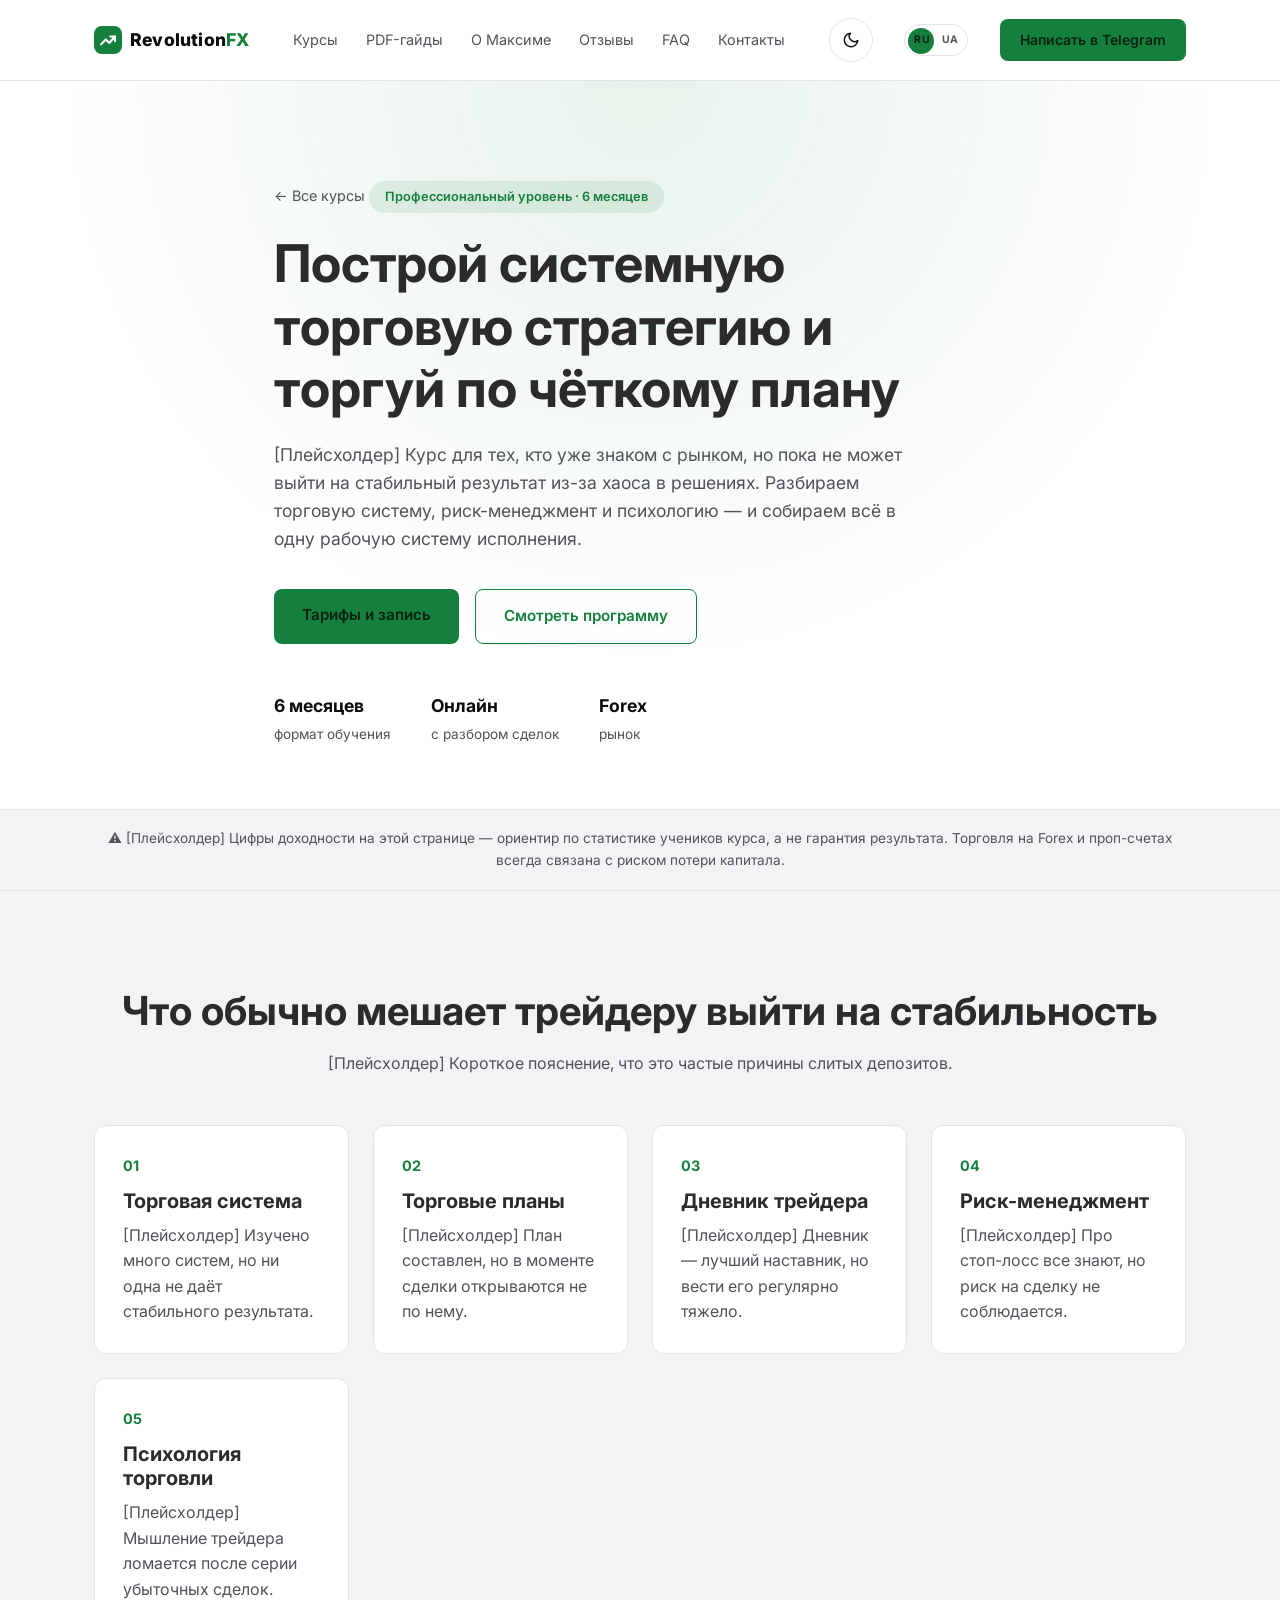
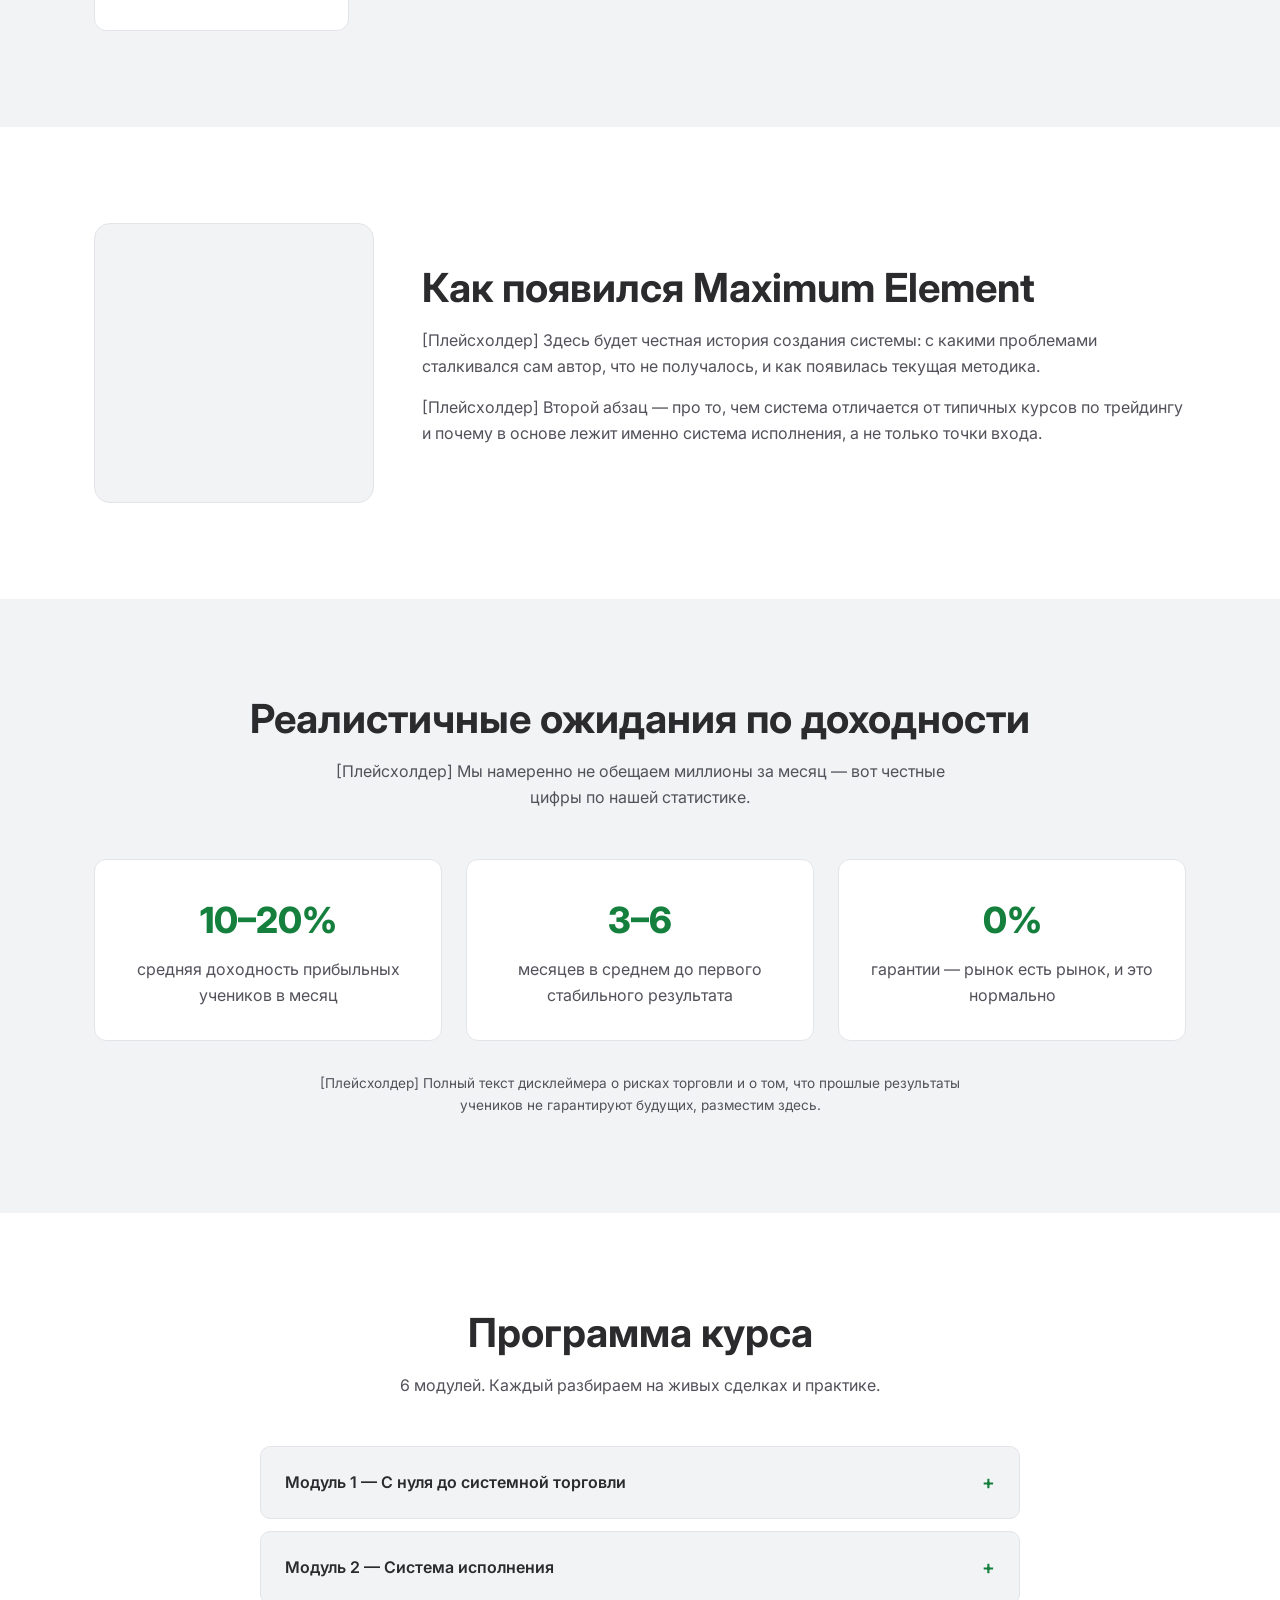
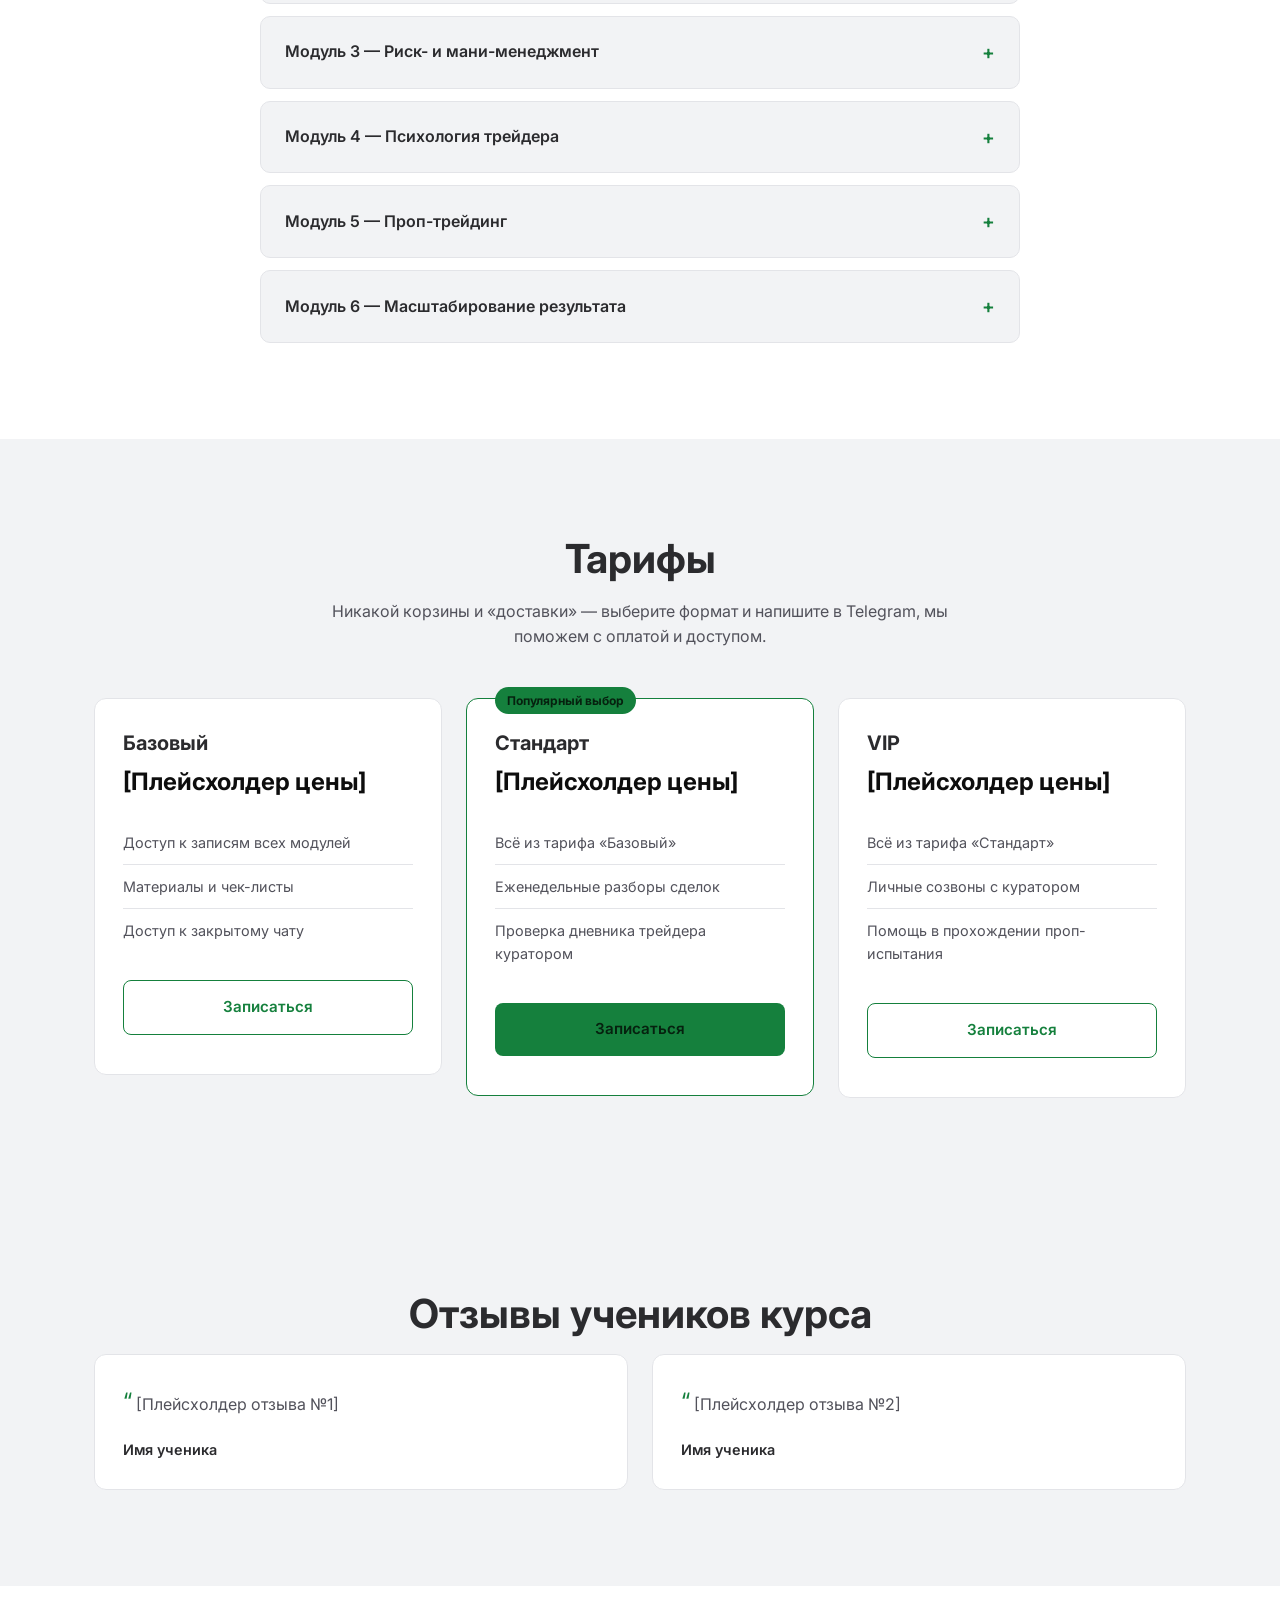
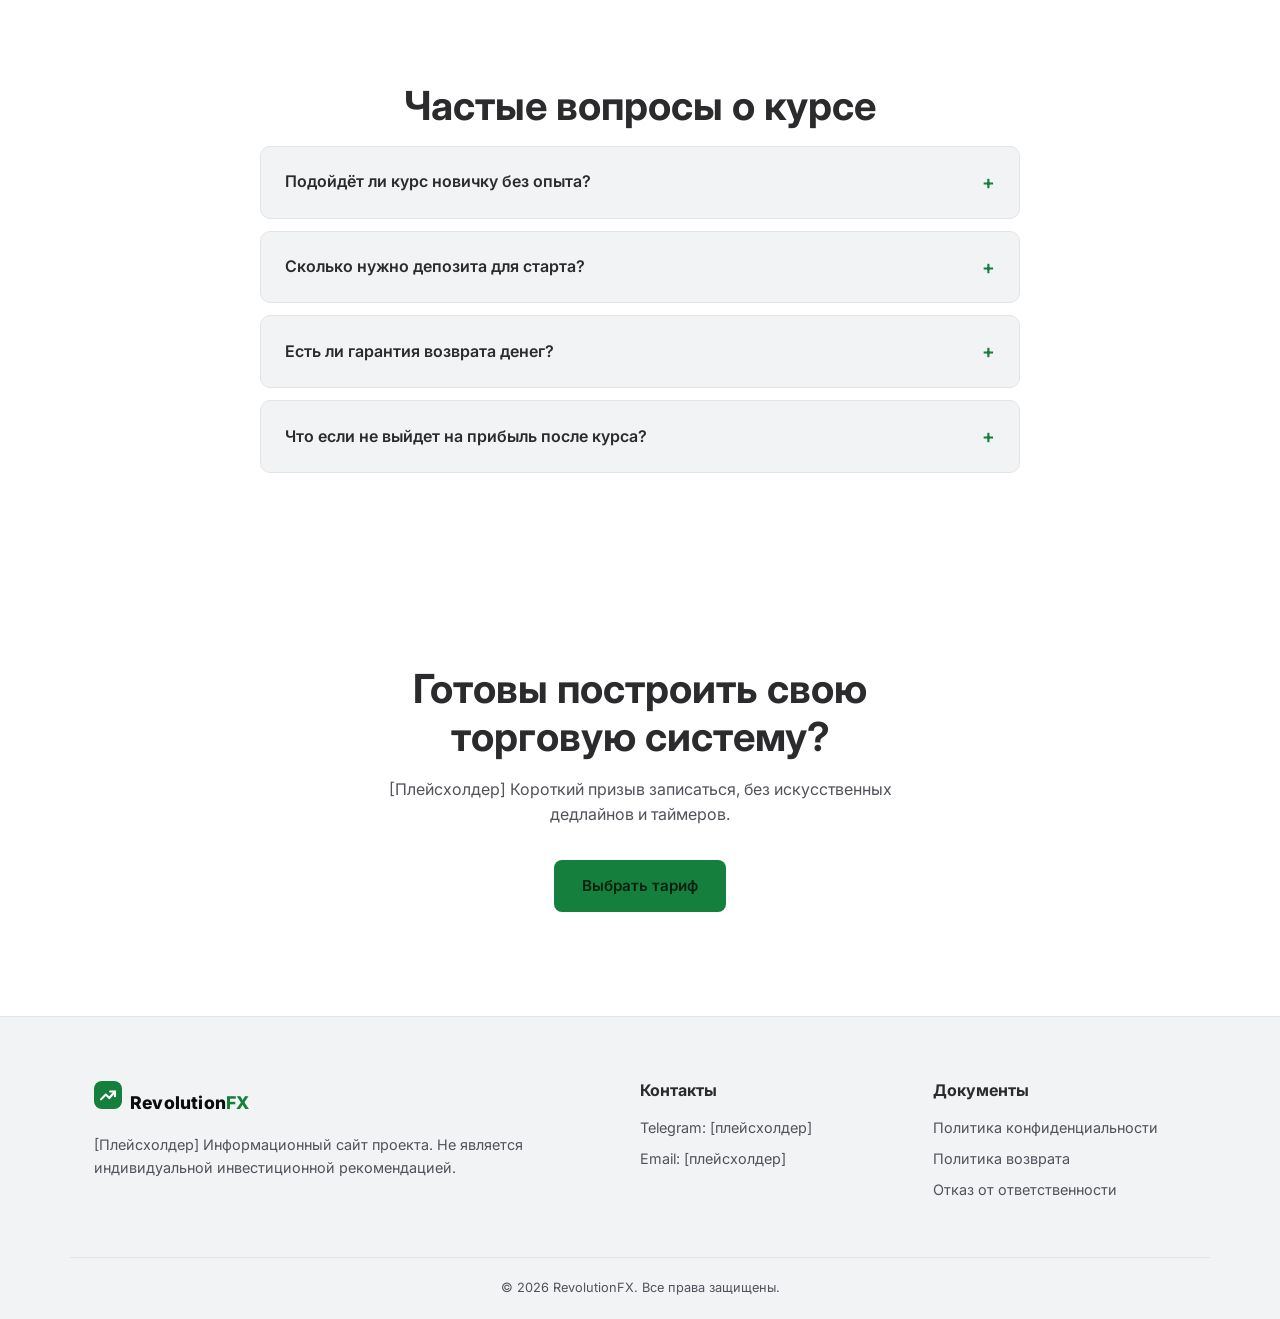
<file: max-element.html>
<!DOCTYPE html>
<html lang="ru">
<head>
  <meta charset="UTF-8">
  <meta name="viewport" content="width=device-width, initial-scale=1.0, viewport-fit=cover">
  <title>Maximum Element — курс по системному трейдингу | RevolutionFX</title>
  <script>
    (function () {
      var saved = localStorage.getItem('theme');
      var theme = saved || (window.matchMedia('(prefers-color-scheme: light)').matches ? 'light' : 'dark');
      document.documentElement.setAttribute('data-theme', theme);
    })();
  </script>
  <link rel="preconnect" href="https://fonts.googleapis.com">
  <link rel="preconnect" href="https://fonts.gstatic.com" crossorigin>
  <link href="https://fonts.googleapis.com/css2?family=Inter:wght@400;600;700;800&display=swap" rel="stylesheet">
  <link rel="stylesheet" href="css/style.css">
</head>
<body>

  <header class="site-header">
    <div class="container header__inner">
      <a href="index.html" class="logo"><svg class="logo__icon" viewBox="0 0 32 32" aria-hidden="true"><rect width="32" height="32" rx="9" fill="var(--color-green)"></rect><path d="M8 21L13.5 15.5L17.5 19.5L24 12" stroke="#fff" stroke-width="2.4" stroke-linecap="round" stroke-linejoin="round" fill="none"></path><path d="M18.5 12H24V17.5" stroke="#fff" stroke-width="2.4" stroke-linecap="round" stroke-linejoin="round" fill="none"></path></svg>Revolution<span>FX</span></a>

      <nav class="nav">
        <ul class="nav__list">
          <li><a href="index.html#courses">Курсы</a></li>
          <li><a href="index.html#guides">PDF-гайды</a></li>
          <li><a href="index.html#about">О Максиме</a></li>
          <li><a href="index.html#reviews">Отзывы</a></li>
          <li><a href="index.html#faq">FAQ</a></li>
          <li><a href="index.html#contacts">Контакты</a></li>
        </ul>
      </nav>

      <button class="theme-toggle" id="themeToggle" aria-label="Переключить тему">
        <svg class="theme-toggle__icon theme-toggle__icon--sun" viewBox="0 0 24 24" fill="none" stroke="currentColor" stroke-width="2" stroke-linecap="round">
          <circle cx="12" cy="12" r="4"></circle>
          <path d="M12 2v2M12 20v2M4.93 4.93l1.41 1.41M17.66 17.66l1.41 1.41M2 12h2M20 12h2M6.34 17.66l-1.41 1.41M19.07 4.93l-1.41 1.41"></path>
        </svg>
        <svg class="theme-toggle__icon theme-toggle__icon--moon" viewBox="0 0 24 24" fill="none" stroke="currentColor" stroke-width="2" stroke-linecap="round" stroke-linejoin="round">
          <path d="M21 12.79A9 9 0 1 1 11.21 3 7 7 0 0 0 21 12.79z"></path>
        </svg>
      </button>

      <button class="lang-switch" id="langSwitch" data-target="uk/max-element.html" aria-label="Переключити мову на українську">
        <span class="lang-switch__option lang-switch__option--ru">RU</span>
        <span class="lang-switch__option lang-switch__option--uk">UA</span>
        <span class="lang-switch__thumb"></span>
      </button>

      <a href="#" class="btn btn--primary btn--small">Написать в Telegram</a>

      <button class="burger" id="burgerBtn" aria-label="Открыть меню" aria-expanded="false">
        <span></span><span></span><span></span>
      </button>
    </div>
  </header>

  <main>

    <!-- COURSE HERO -->
    <section class="course-hero">
      <div class="container course-hero__inner">
        <a href="index.html" class="course-hero__back">← Все курсы</a>
        <span class="badge">Профессиональный уровень · 6 месяцев</span>
        <h1>Построй системную торговую стратегию и торгуй по чёткому плану</h1>
        <p class="course-hero__subtitle">
          [Плейсхолдер] Курс для тех, кто уже знаком с рынком, но пока не может выйти
          на стабильный результат из-за хаоса в решениях. Разбираем торговую систему,
          риск-менеджмент и психологию — и собираем всё в одну рабочую систему исполнения.
        </p>
        <div class="course-hero__actions">
          <a href="#pricing" class="btn btn--primary">Тарифы и запись</a>
          <a href="#curriculum" class="btn btn--outline">Смотреть программу</a>
        </div>
        <ul class="course-hero__meta">
          <li><strong>6 месяцев</strong><span>формат обучения</span></li>
          <li><strong>Онлайн</strong><span>с разбором сделок</span></li>
          <li><strong>Forex</strong><span>рынок</span></li>
        </ul>
      </div>
    </section>

    <!-- RISK DISCLAIMER (специфично для этого курса) -->
    <section class="risk-strip">
      <div class="container">
        <p>
          ⚠ [Плейсхолдер] Цифры доходности на этой странице — ориентир по статистике
          учеников курса, а не гарантия результата. Торговля на Forex и проп-счетах
          всегда связана с риском потери капитала.
        </p>
      </div>
    </section>

    <!-- PROBLEMS -->
    <section class="problems">
      <div class="container">
        <h2 class="section-title">Что обычно мешает трейдеру выйти на стабильность</h2>
        <p class="section-subtitle">[Плейсхолдер] Короткое пояснение, что это частые причины слитых депозитов.</p>

        <div class="problems__grid">
          <article class="problem-card">
            <span class="problem-card__num">01</span>
            <h3>Торговая система</h3>
            <p>[Плейсхолдер] Изучено много систем, но ни одна не даёт стабильного результата.</p>
          </article>
          <article class="problem-card">
            <span class="problem-card__num">02</span>
            <h3>Торговые планы</h3>
            <p>[Плейсхолдер] План составлен, но в моменте сделки открываются не по нему.</p>
          </article>
          <article class="problem-card">
            <span class="problem-card__num">03</span>
            <h3>Дневник трейдера</h3>
            <p>[Плейсхолдер] Дневник — лучший наставник, но вести его регулярно тяжело.</p>
          </article>
          <article class="problem-card">
            <span class="problem-card__num">04</span>
            <h3>Риск-менеджмент</h3>
            <p>[Плейсхолдер] Про стоп-лосс все знают, но риск на сделку не соблюдается.</p>
          </article>
          <article class="problem-card">
            <span class="problem-card__num">05</span>
            <h3>Психология торговли</h3>
            <p>[Плейсхолдер] Мышление трейдера ломается после серии убыточных сделок.</p>
          </article>
        </div>
      </div>
    </section>

    <!-- STORY -->
    <section class="story">
      <div class="container story__inner">
        <div class="story__photo" aria-hidden="true"></div>
        <div class="story__text">
          <h2 class="section-title">Как появился Maximum Element</h2>
          <p>[Плейсхолдер] Здесь будет честная история создания системы: с какими проблемами
          сталкивался сам автор, что не получалось, и как появилась текущая методика.</p>
          <p>[Плейсхолдер] Второй абзац — про то, чем система отличается от типичных
          курсов по трейдингу и почему в основе лежит именно система исполнения, а не
          только точки входа.</p>
        </div>
      </div>
    </section>

    <!-- REALISTIC EXPECTATIONS -->
    <section class="stats">
      <div class="container">
        <h2 class="section-title">Реалистичные ожидания по доходности</h2>
        <p class="section-subtitle">[Плейсхолдер] Мы намеренно не обещаем миллионы за месяц — вот честные цифры по нашей статистике.</p>

        <div class="stats__grid">
          <div class="stat-card">
            <span class="stat-card__value">10–20%</span>
            <p>средняя доходность прибыльных учеников в месяц</p>
          </div>
          <div class="stat-card">
            <span class="stat-card__value">3–6</span>
            <p>месяцев в среднем до первого стабильного результата</p>
          </div>
          <div class="stat-card">
            <span class="stat-card__value">0%</span>
            <p>гарантии — рынок есть рынок, и это нормально</p>
          </div>
        </div>

        <p class="stats__disclaimer">
          [Плейсхолдер] Полный текст дисклеймера о рисках торговли и о том, что прошлые
          результаты учеников не гарантируют будущих, разместим здесь.
        </p>
      </div>
    </section>

    <!-- CURRICULUM -->
    <section id="curriculum" class="curriculum">
      <div class="container">
        <h2 class="section-title">Программа курса</h2>
        <p class="section-subtitle">6 модулей. Каждый разбираем на живых сделках и практике.</p>

        <div class="accordion-group">

          <div class="accordion-item accordion-item--lg">
            <button class="accordion-item__question">
              Модуль 1 — С нуля до системной торговли
              <span class="accordion-item__icon">+</span>
            </button>
            <div class="accordion-item__answer">
              <ul>
                <li>[Плейсхолдер] Основа торговой системы Maximum Element</li>
                <li>[Плейсхолдер] Разбор графика и определение направления рынка</li>
                <li>[Плейсхолдер] Первые сделки под контролем куратора</li>
              </ul>
            </div>
          </div>

          <div class="accordion-item accordion-item--lg">
            <button class="accordion-item__question">
              Модуль 2 — Система исполнения
              <span class="accordion-item__icon">+</span>
            </button>
            <div class="accordion-item__answer">
              <ul>
                <li>[Плейсхолдер] Алгоритм A-B-C-D-E</li>
                <li>[Плейсхолдер] Как не отклоняться от плана в моменте сделки</li>
                <li>[Плейсхолдер] Ведение дневника трейдера</li>
              </ul>
            </div>
          </div>

          <div class="accordion-item accordion-item--lg">
            <button class="accordion-item__question">
              Модуль 3 — Риск- и мани-менеджмент
              <span class="accordion-item__icon">+</span>
            </button>
            <div class="accordion-item__answer">
              <ul>
                <li>[Плейсхолдер] Расчёт риска на сделку</li>
                <li>[Плейсхолдер] Соотношение прибыль/риск от 2:1 до 5:1</li>
                <li>[Плейсхолдер] Правила выхода из просадки</li>
              </ul>
            </div>
          </div>

          <div class="accordion-item accordion-item--lg">
            <button class="accordion-item__question">
              Модуль 4 — Психология трейдера
              <span class="accordion-item__icon">+</span>
            </button>
            <div class="accordion-item__answer">
              <ul>
                <li>[Плейсхолдер] Работа с эмоциями после убыточной серии</li>
                <li>[Плейсхолдер] Дисциплина исполнения торгового плана</li>
              </ul>
            </div>
          </div>

          <div class="accordion-item accordion-item--lg">
            <button class="accordion-item__question">
              Модуль 5 — Проп-трейдинг
              <span class="accordion-item__icon">+</span>
            </button>
            <div class="accordion-item__answer">
              <ul>
                <li>[Плейсхолдер] Как проходить испытания проп-компаний</li>
                <li>[Плейсхолдер] Выбор проп-компании и условий</li>
              </ul>
            </div>
          </div>

          <div class="accordion-item accordion-item--lg">
            <button class="accordion-item__question">
              Модуль 6 — Масштабирование результата
              <span class="accordion-item__icon">+</span>
            </button>
            <div class="accordion-item__answer">
              <ul>
                <li>[Плейсхолдер] План работы с проп-счетами 6–12 месяцев</li>
                <li>[Плейсхолдер] Вывод прибыли и дальнейшее развитие</li>
              </ul>
            </div>
          </div>

        </div>
      </div>
    </section>

    <!-- PRICING -->
    <section id="pricing" class="pricing">
      <div class="container">
        <h2 class="section-title">Тарифы</h2>
        <p class="section-subtitle">Никакой корзины и «доставки» — выберите формат и напишите в Telegram, мы поможем с оплатой и доступом.</p>

        <div class="pricing__grid">
          <article class="pricing-card">
            <h3>Базовый</h3>
            <p class="pricing-card__price">[Плейсхолдер цены]</p>
            <ul class="pricing-card__features">
              <li>Доступ к записям всех модулей</li>
              <li>Материалы и чек-листы</li>
              <li>Доступ к закрытому чату</li>
            </ul>
            <a href="#" class="btn btn--outline">Записаться</a>
          </article>

          <article class="pricing-card pricing-card--featured">
            <span class="pricing-card__badge">Популярный выбор</span>
            <h3>Стандарт</h3>
            <p class="pricing-card__price">[Плейсхолдер цены]</p>
            <ul class="pricing-card__features">
              <li>Всё из тарифа «Базовый»</li>
              <li>Еженедельные разборы сделок</li>
              <li>Проверка дневника трейдера куратором</li>
            </ul>
            <a href="#" class="btn btn--primary">Записаться</a>
          </article>

          <article class="pricing-card">
            <h3>VIP</h3>
            <p class="pricing-card__price">[Плейсхолдер цены]</p>
            <ul class="pricing-card__features">
              <li>Всё из тарифа «Стандарт»</li>
              <li>Личные созвоны с куратором</li>
              <li>Помощь в прохождении проп-испытания</li>
            </ul>
            <a href="#" class="btn btn--outline">Записаться</a>
          </article>
        </div>
      </div>
    </section>

    <!-- REVIEWS -->
    <section class="reviews">
      <div class="container">
        <h2 class="section-title">Отзывы учеников курса</h2>
        <div class="reviews__grid">
          <div class="review-card">
            <p class="review-card__text">[Плейсхолдер отзыва №1]</p>
            <p class="review-card__author">Имя ученика</p>
          </div>
          <div class="review-card">
            <p class="review-card__text">[Плейсхолдер отзыва №2]</p>
            <p class="review-card__author">Имя ученика</p>
          </div>
        </div>
      </div>
    </section>

    <!-- FAQ -->
    <section class="faq">
      <div class="container">
        <h2 class="section-title">Частые вопросы о курсе</h2>
        <div class="accordion-group">

          <div class="accordion-item">
            <button class="accordion-item__question">
              Подойдёт ли курс новичку без опыта?
              <span class="accordion-item__icon">+</span>
            </button>
            <div class="accordion-item__answer">
              <p>[Плейсхолдер ответа]</p>
            </div>
          </div>

          <div class="accordion-item">
            <button class="accordion-item__question">
              Сколько нужно депозита для старта?
              <span class="accordion-item__icon">+</span>
            </button>
            <div class="accordion-item__answer">
              <p>[Плейсхолдер ответа]</p>
            </div>
          </div>

          <div class="accordion-item">
            <button class="accordion-item__question">
              Есть ли гарантия возврата денег?
              <span class="accordion-item__icon">+</span>
            </button>
            <div class="accordion-item__answer">
              <p>[Плейсхолдер ответа]</p>
            </div>
          </div>

          <div class="accordion-item">
            <button class="accordion-item__question">
              Что если не выйдет на прибыль после курса?
              <span class="accordion-item__icon">+</span>
            </button>
            <div class="accordion-item__answer">
              <p>[Плейсхолдер ответа — честно, без обещаний гарантированной прибыли]</p>
            </div>
          </div>

        </div>
      </div>
    </section>

    <!-- FINAL CTA -->
    <section class="final-cta">
      <div class="container final-cta__inner">
        <h2>Готовы построить свою торговую систему?</h2>
        <p>[Плейсхолдер] Короткий призыв записаться, без искусственных дедлайнов и таймеров.</p>
        <a href="#pricing" class="btn btn--primary">Выбрать тариф</a>
      </div>
    </section>

  </main>

  <footer id="contacts" class="site-footer">
    <div class="container footer__inner">
      <div class="footer__col">
        <a href="index.html" class="logo logo--footer"><svg class="logo__icon" viewBox="0 0 32 32" aria-hidden="true"><rect width="32" height="32" rx="9" fill="var(--color-green)"></rect><path d="M8 21L13.5 15.5L17.5 19.5L24 12" stroke="#fff" stroke-width="2.4" stroke-linecap="round" stroke-linejoin="round" fill="none"></path><path d="M18.5 12H24V17.5" stroke="#fff" stroke-width="2.4" stroke-linecap="round" stroke-linejoin="round" fill="none"></path></svg>Revolution<span>FX</span></a>
        <p>[Плейсхолдер] Информационный сайт проекта. Не является индивидуальной инвестиционной рекомендацией.</p>
      </div>

      <div class="footer__col">
        <h4>Контакты</h4>
        <p>Telegram: <a href="#">[плейсхолдер]</a></p>
        <p>Email: <a href="#">[плейсхолдер]</a></p>
      </div>

      <div class="footer__col">
        <h4>Документы</h4>
        <p><a href="#">Политика конфиденциальности</a></p>
        <p><a href="#">Политика возврата</a></p>
        <p><a href="#">Отказ от ответственности</a></p>
      </div>
    </div>

    <div class="container footer__bottom">
      <p>© 2026 RevolutionFX. Все права защищены.</p>
    </div>
  </footer>

  <button class="scroll-top" id="scrollTopBtn" aria-label="Наверх">
    <svg viewBox="0 0 24 24" fill="none" stroke="currentColor" stroke-width="2" stroke-linecap="round" stroke-linejoin="round">
      <path d="M12 19V5M5 12l7-7 7 7"></path>
    </svg>
  </button>

  <script src="js/script.js"></script>
</body>
</html>
</file>
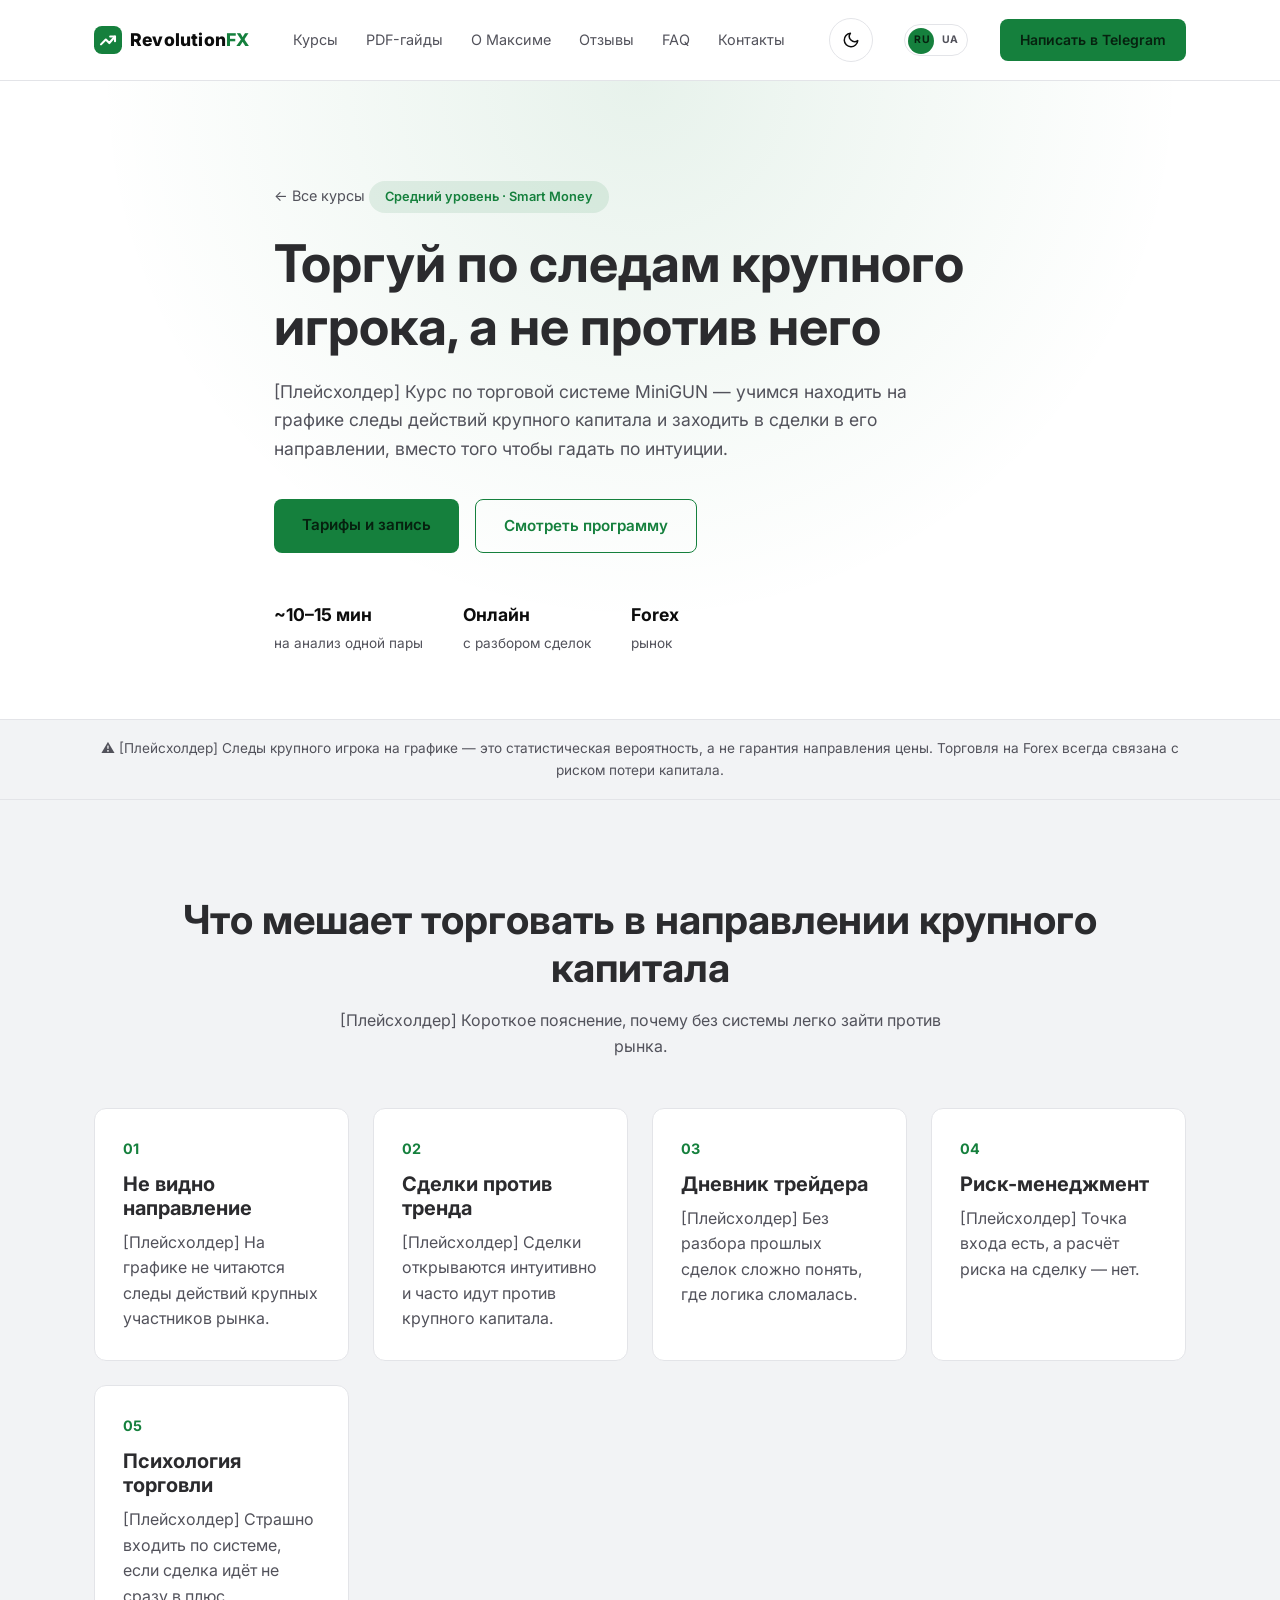
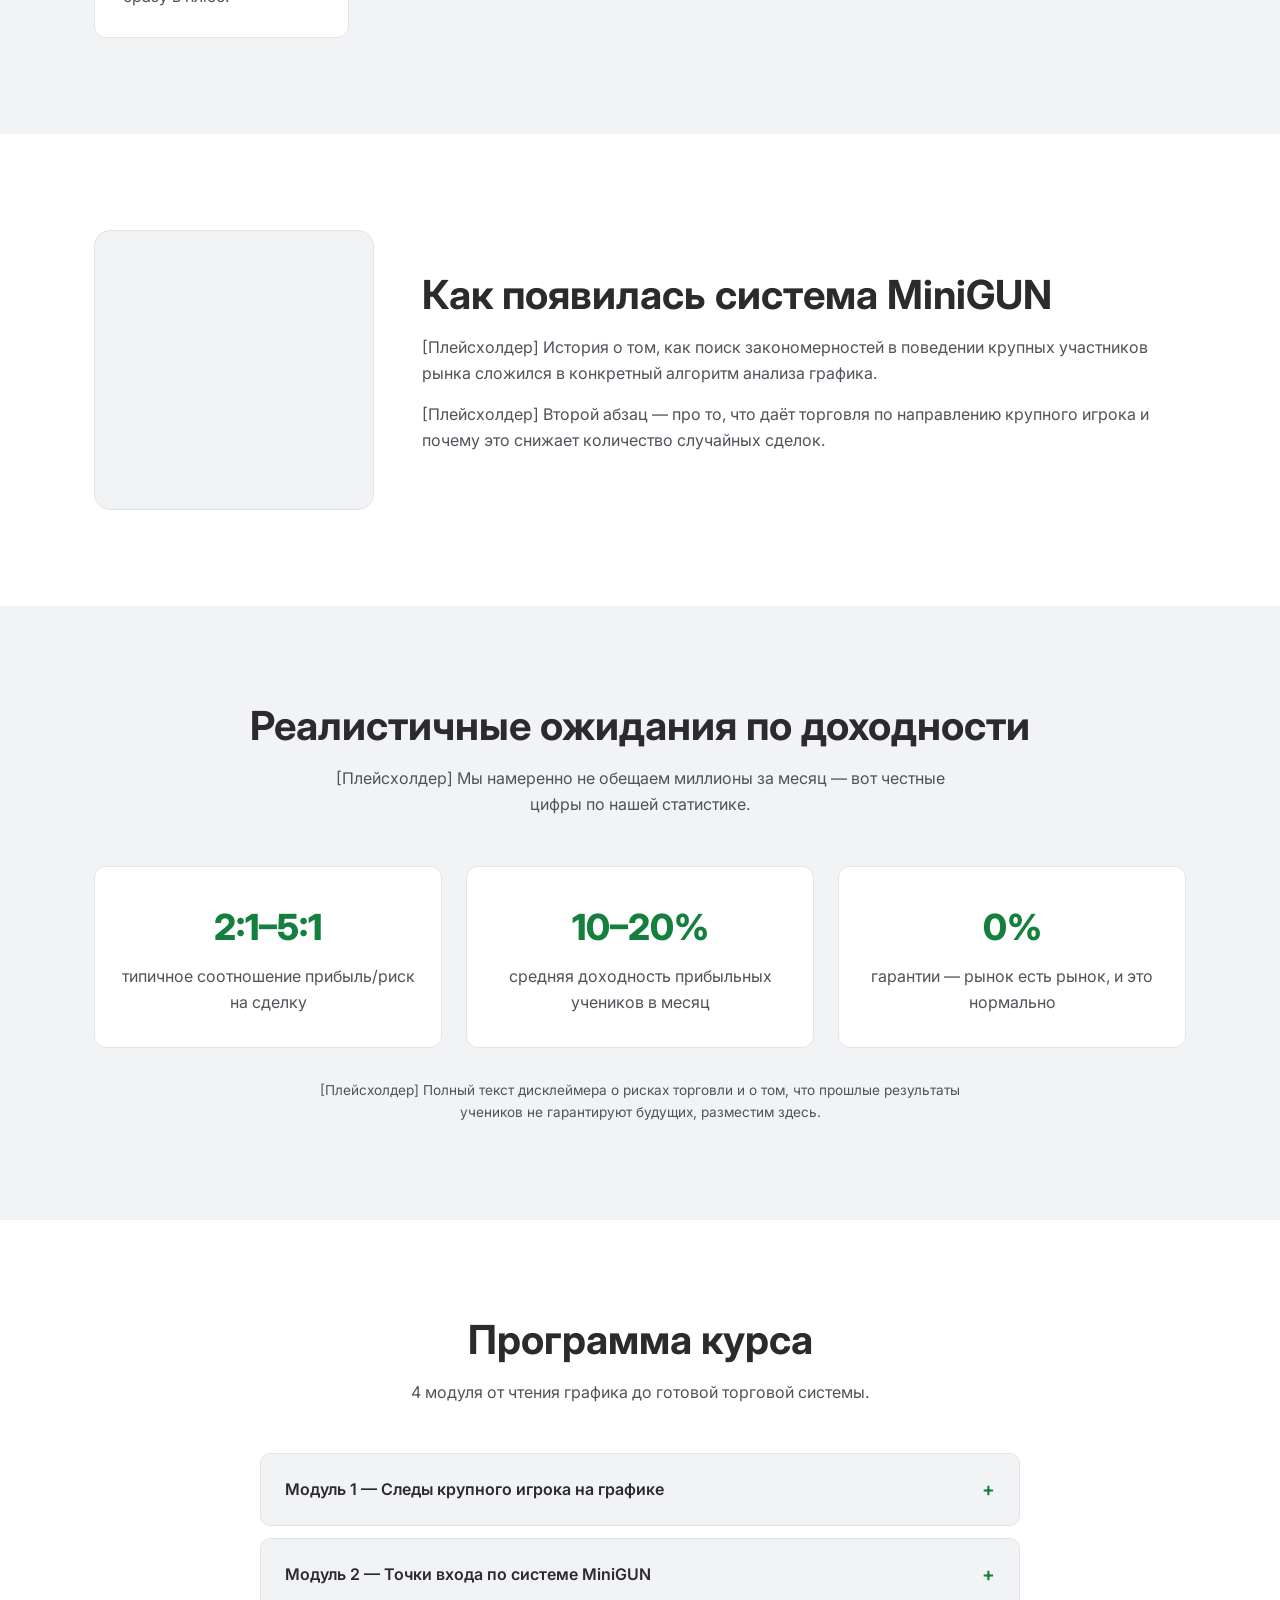
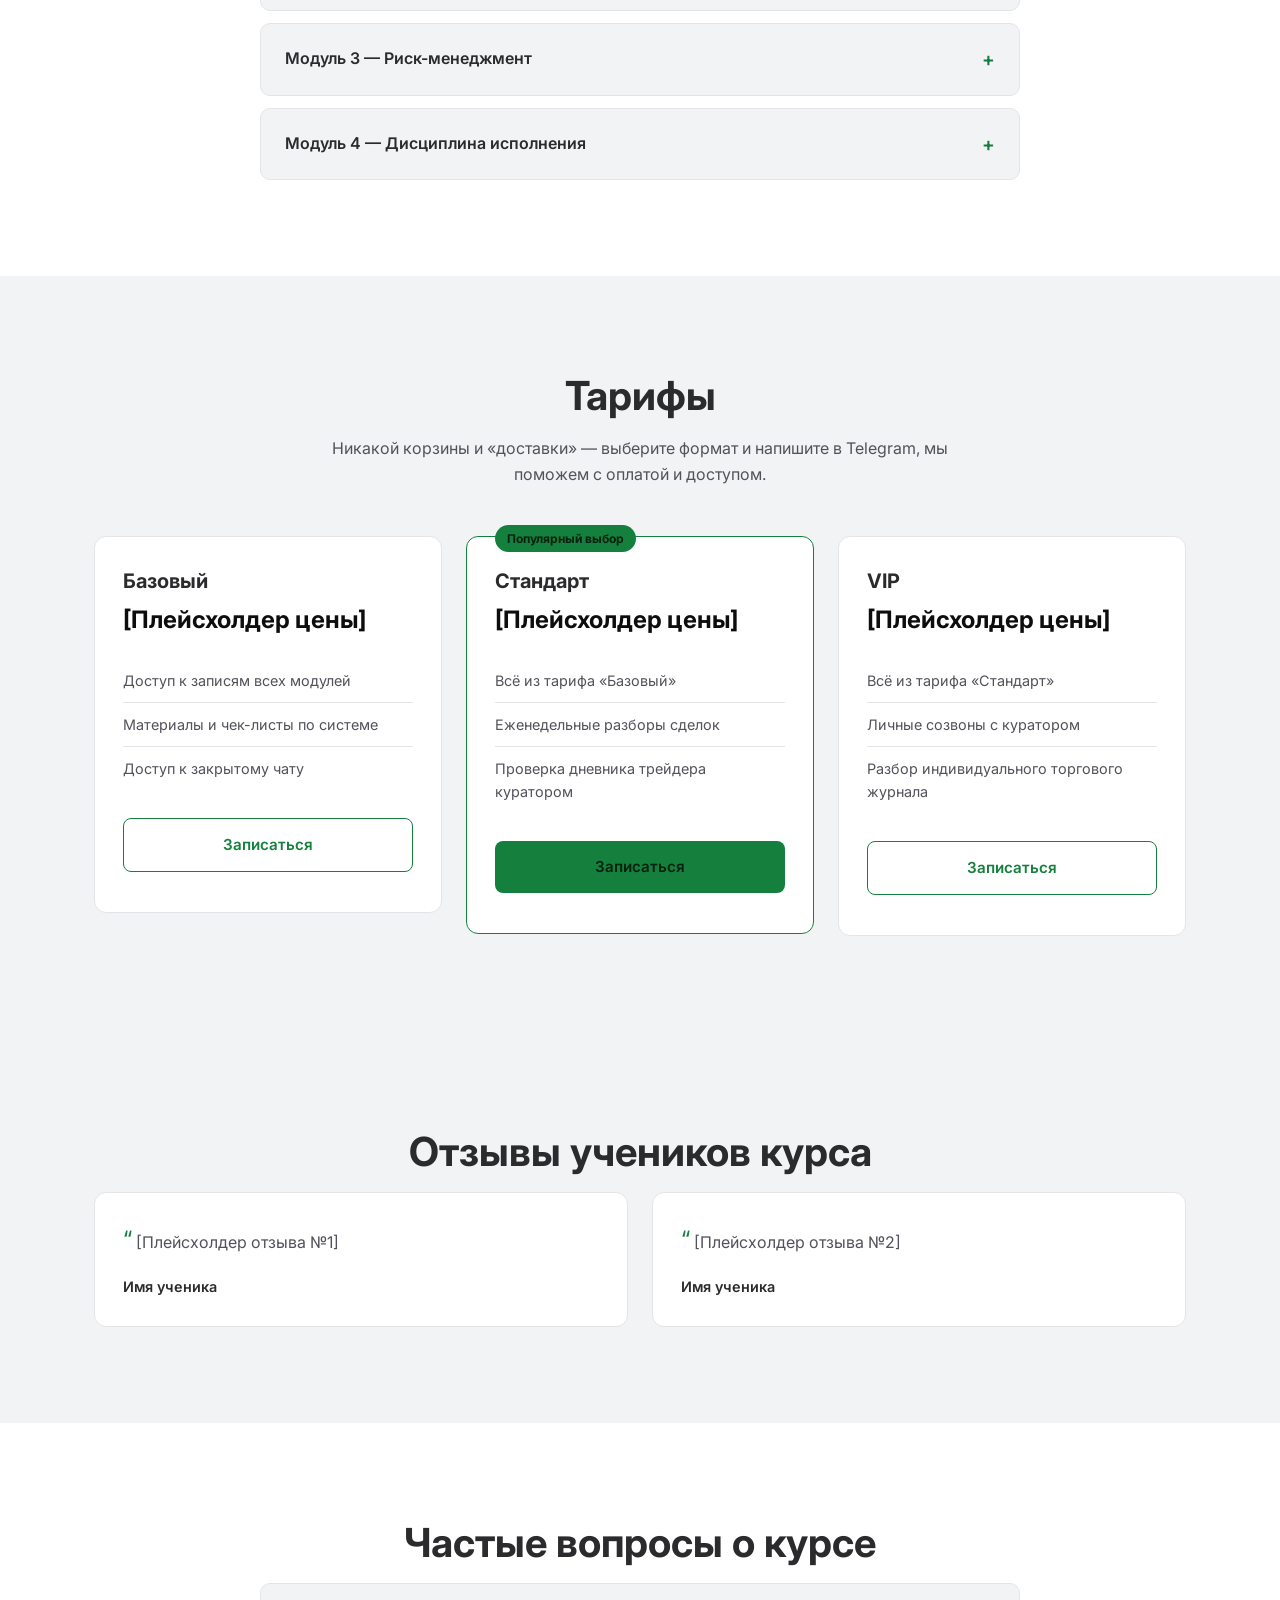
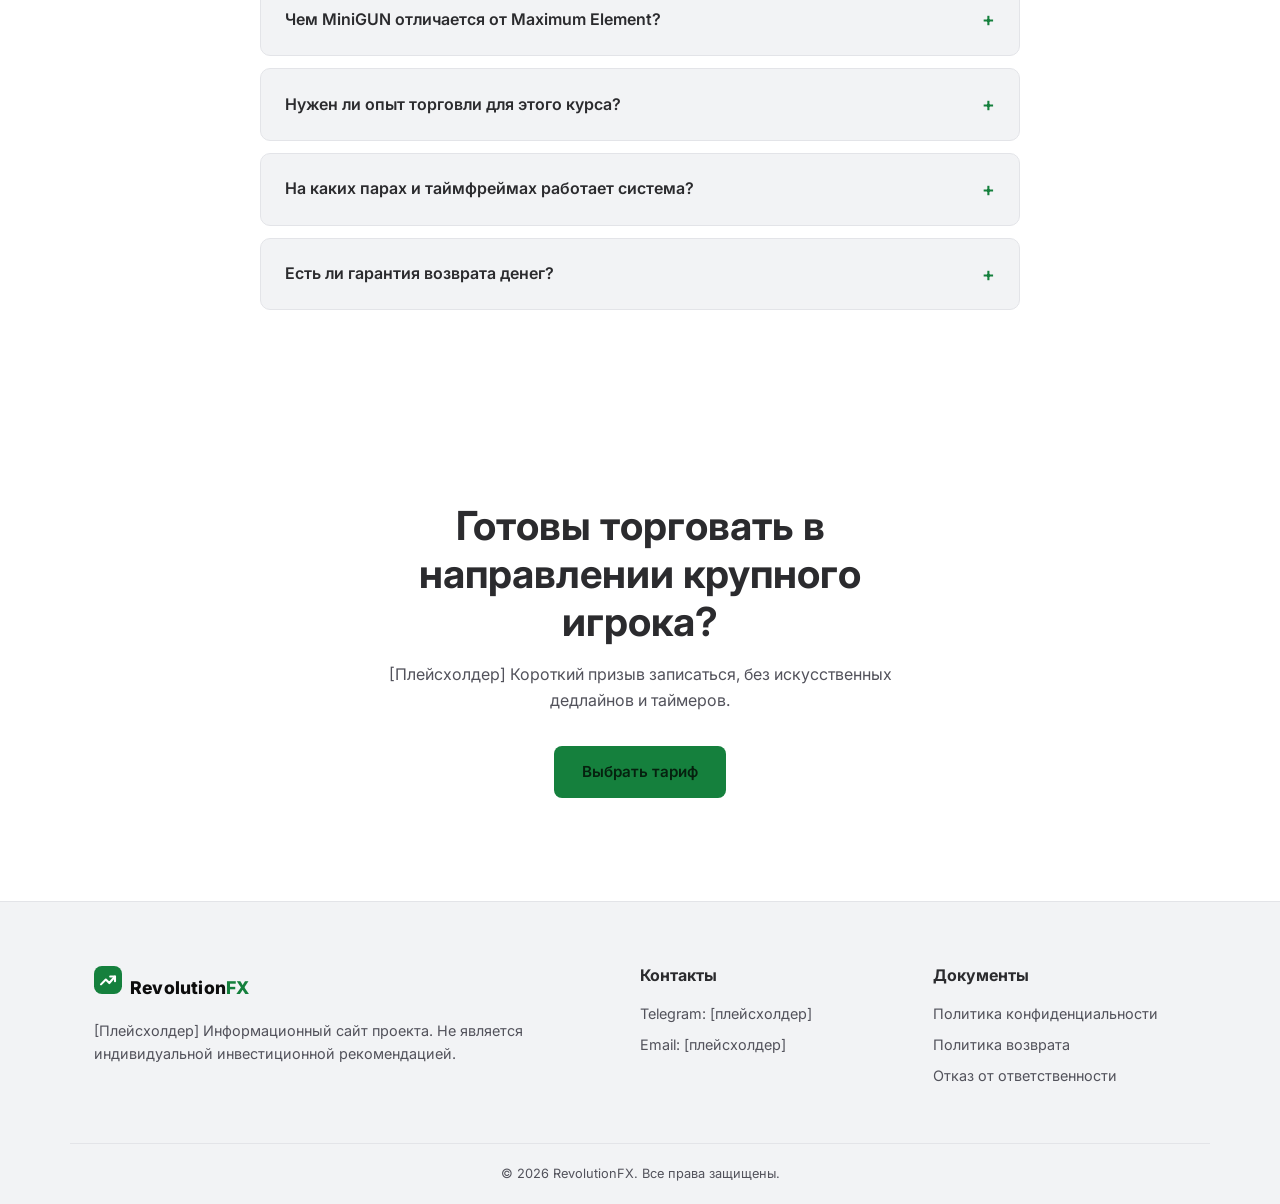
<file: minigun.html>
<!DOCTYPE html>
<html lang="ru">
<head>
  <meta charset="UTF-8">
  <meta name="viewport" content="width=device-width, initial-scale=1.0, viewport-fit=cover">
  <title>MiniGUN — торговля по следам крупного игрока | RevolutionFX</title>
  <script>
    (function () {
      var saved = localStorage.getItem('theme');
      var theme = saved || (window.matchMedia('(prefers-color-scheme: light)').matches ? 'light' : 'dark');
      document.documentElement.setAttribute('data-theme', theme);
    })();
  </script>
  <link rel="preconnect" href="https://fonts.googleapis.com">
  <link rel="preconnect" href="https://fonts.gstatic.com" crossorigin>
  <link href="https://fonts.googleapis.com/css2?family=Inter:wght@400;600;700;800&display=swap" rel="stylesheet">
  <link rel="stylesheet" href="css/style.css">
</head>
<body>

  <header class="site-header">
    <div class="container header__inner">
      <a href="index.html" class="logo"><svg class="logo__icon" viewBox="0 0 32 32" aria-hidden="true"><rect width="32" height="32" rx="9" fill="var(--color-green)"></rect><path d="M8 21L13.5 15.5L17.5 19.5L24 12" stroke="#fff" stroke-width="2.4" stroke-linecap="round" stroke-linejoin="round" fill="none"></path><path d="M18.5 12H24V17.5" stroke="#fff" stroke-width="2.4" stroke-linecap="round" stroke-linejoin="round" fill="none"></path></svg>Revolution<span>FX</span></a>

      <nav class="nav">
        <ul class="nav__list">
          <li><a href="index.html#courses">Курсы</a></li>
          <li><a href="index.html#guides">PDF-гайды</a></li>
          <li><a href="index.html#about">О Максиме</a></li>
          <li><a href="index.html#reviews">Отзывы</a></li>
          <li><a href="index.html#faq">FAQ</a></li>
          <li><a href="index.html#contacts">Контакты</a></li>
        </ul>
      </nav>

      <button class="theme-toggle" id="themeToggle" aria-label="Переключить тему">
        <svg class="theme-toggle__icon theme-toggle__icon--sun" viewBox="0 0 24 24" fill="none" stroke="currentColor" stroke-width="2" stroke-linecap="round">
          <circle cx="12" cy="12" r="4"></circle>
          <path d="M12 2v2M12 20v2M4.93 4.93l1.41 1.41M17.66 17.66l1.41 1.41M2 12h2M20 12h2M6.34 17.66l-1.41 1.41M19.07 4.93l-1.41 1.41"></path>
        </svg>
        <svg class="theme-toggle__icon theme-toggle__icon--moon" viewBox="0 0 24 24" fill="none" stroke="currentColor" stroke-width="2" stroke-linecap="round" stroke-linejoin="round">
          <path d="M21 12.79A9 9 0 1 1 11.21 3 7 7 0 0 0 21 12.79z"></path>
        </svg>
      </button>

      <button class="lang-switch" id="langSwitch" data-target="uk/minigun.html" aria-label="Переключити мову на українську">
        <span class="lang-switch__option lang-switch__option--ru">RU</span>
        <span class="lang-switch__option lang-switch__option--uk">UA</span>
        <span class="lang-switch__thumb"></span>
      </button>

      <a href="#" class="btn btn--primary btn--small">Написать в Telegram</a>

      <button class="burger" id="burgerBtn" aria-label="Открыть меню" aria-expanded="false">
        <span></span><span></span><span></span>
      </button>
    </div>
  </header>

  <main>

    <!-- COURSE HERO -->
    <section class="course-hero">
      <div class="container course-hero__inner">
        <a href="index.html" class="course-hero__back">← Все курсы</a>
        <span class="badge">Средний уровень · Smart Money</span>
        <h1>Торгуй по следам крупного игрока, а не против него</h1>
        <p class="course-hero__subtitle">
          [Плейсхолдер] Курс по торговой системе MiniGUN — учимся находить на графике
          следы действий крупного капитала и заходить в сделки в его направлении,
          вместо того чтобы гадать по интуиции.
        </p>
        <div class="course-hero__actions">
          <a href="#pricing" class="btn btn--primary">Тарифы и запись</a>
          <a href="#curriculum" class="btn btn--outline">Смотреть программу</a>
        </div>
        <ul class="course-hero__meta">
          <li><strong>~10–15 мин</strong><span>на анализ одной пары</span></li>
          <li><strong>Онлайн</strong><span>с разбором сделок</span></li>
          <li><strong>Forex</strong><span>рынок</span></li>
        </ul>
      </div>
    </section>

    <!-- RISK DISCLAIMER -->
    <section class="risk-strip">
      <div class="container">
        <p>
          ⚠ [Плейсхолдер] Следы крупного игрока на графике — это статистическая
          вероятность, а не гарантия направления цены. Торговля на Forex всегда
          связана с риском потери капитала.
        </p>
      </div>
    </section>

    <!-- PROBLEMS -->
    <section class="problems">
      <div class="container">
        <h2 class="section-title">Что мешает торговать в направлении крупного капитала</h2>
        <p class="section-subtitle">[Плейсхолдер] Короткое пояснение, почему без системы легко зайти против рынка.</p>

        <div class="problems__grid">
          <article class="problem-card">
            <span class="problem-card__num">01</span>
            <h3>Не видно направление</h3>
            <p>[Плейсхолдер] На графике не читаются следы действий крупных участников рынка.</p>
          </article>
          <article class="problem-card">
            <span class="problem-card__num">02</span>
            <h3>Сделки против тренда</h3>
            <p>[Плейсхолдер] Сделки открываются интуитивно и часто идут против крупного капитала.</p>
          </article>
          <article class="problem-card">
            <span class="problem-card__num">03</span>
            <h3>Дневник трейдера</h3>
            <p>[Плейсхолдер] Без разбора прошлых сделок сложно понять, где логика сломалась.</p>
          </article>
          <article class="problem-card">
            <span class="problem-card__num">04</span>
            <h3>Риск-менеджмент</h3>
            <p>[Плейсхолдер] Точка входа есть, а расчёт риска на сделку — нет.</p>
          </article>
          <article class="problem-card">
            <span class="problem-card__num">05</span>
            <h3>Психология торговли</h3>
            <p>[Плейсхолдер] Страшно входить по системе, если сделка идёт не сразу в плюс.</p>
          </article>
        </div>
      </div>
    </section>

    <!-- STORY -->
    <section class="story">
      <div class="container story__inner">
        <div class="story__photo" aria-hidden="true"></div>
        <div class="story__text">
          <h2 class="section-title">Как появилась система MiniGUN</h2>
          <p>[Плейсхолдер] История о том, как поиск закономерностей в поведении крупных
          участников рынка сложился в конкретный алгоритм анализа графика.</p>
          <p>[Плейсхолдер] Второй абзац — про то, что даёт торговля по направлению
          крупного игрока и почему это снижает количество случайных сделок.</p>
        </div>
      </div>
    </section>

    <!-- REALISTIC EXPECTATIONS -->
    <section class="stats">
      <div class="container">
        <h2 class="section-title">Реалистичные ожидания по доходности</h2>
        <p class="section-subtitle">[Плейсхолдер] Мы намеренно не обещаем миллионы за месяц — вот честные цифры по нашей статистике.</p>

        <div class="stats__grid">
          <div class="stat-card">
            <span class="stat-card__value">2:1–5:1</span>
            <p>типичное соотношение прибыль/риск на сделку</p>
          </div>
          <div class="stat-card">
            <span class="stat-card__value">10–20%</span>
            <p>средняя доходность прибыльных учеников в месяц</p>
          </div>
          <div class="stat-card">
            <span class="stat-card__value">0%</span>
            <p>гарантии — рынок есть рынок, и это нормально</p>
          </div>
        </div>

        <p class="stats__disclaimer">
          [Плейсхолдер] Полный текст дисклеймера о рисках торговли и о том, что прошлые
          результаты учеников не гарантируют будущих, разместим здесь.
        </p>
      </div>
    </section>

    <!-- CURRICULUM -->
    <section id="curriculum" class="curriculum">
      <div class="container">
        <h2 class="section-title">Программа курса</h2>
        <p class="section-subtitle">4 модуля от чтения графика до готовой торговой системы.</p>

        <div class="accordion-group">

          <div class="accordion-item accordion-item--lg">
            <button class="accordion-item__question">
              Модуль 1 — Следы крупного игрока на графике
              <span class="accordion-item__icon">+</span>
            </button>
            <div class="accordion-item__answer">
              <ul>
                <li>[Плейсхолдер] Как отличить движение крупного капитала от рыночного шума</li>
                <li>[Плейсхолдер] Определение направления рынка за 10–15 минут</li>
              </ul>
            </div>
          </div>

          <div class="accordion-item accordion-item--lg">
            <button class="accordion-item__question">
              Модуль 2 — Точки входа по системе MiniGUN
              <span class="accordion-item__icon">+</span>
            </button>
            <div class="accordion-item__answer">
              <ul>
                <li>[Плейсхолдер] Алгоритмизированные сетапы входа в сделку</li>
                <li>[Плейсхолдер] Разбор реальных сделок из статистики системы</li>
              </ul>
            </div>
          </div>

          <div class="accordion-item accordion-item--lg">
            <button class="accordion-item__question">
              Модуль 3 — Риск-менеджмент
              <span class="accordion-item__icon">+</span>
            </button>
            <div class="accordion-item__answer">
              <ul>
                <li>[Плейсхолдер] Расчёт риска и соотношения прибыль/риск от 2:1 до 5:1</li>
                <li>[Плейсхолдер] Правила выхода из сделки и фиксации прибыли</li>
              </ul>
            </div>
          </div>

          <div class="accordion-item accordion-item--lg">
            <button class="accordion-item__question">
              Модуль 4 — Дисциплина исполнения
              <span class="accordion-item__icon">+</span>
            </button>
            <div class="accordion-item__answer">
              <ul>
                <li>[Плейсхолдер] Свод правил на каждую торговую ситуацию</li>
                <li>[Плейсхолдер] Ведение дневника трейдера по системе MiniGUN</li>
              </ul>
            </div>
          </div>

        </div>
      </div>
    </section>

    <!-- PRICING -->
    <section id="pricing" class="pricing">
      <div class="container">
        <h2 class="section-title">Тарифы</h2>
        <p class="section-subtitle">Никакой корзины и «доставки» — выберите формат и напишите в Telegram, мы поможем с оплатой и доступом.</p>

        <div class="pricing__grid">
          <article class="pricing-card">
            <h3>Базовый</h3>
            <p class="pricing-card__price">[Плейсхолдер цены]</p>
            <ul class="pricing-card__features">
              <li>Доступ к записям всех модулей</li>
              <li>Материалы и чек-листы по системе</li>
              <li>Доступ к закрытому чату</li>
            </ul>
            <a href="#" class="btn btn--outline">Записаться</a>
          </article>

          <article class="pricing-card pricing-card--featured">
            <span class="pricing-card__badge">Популярный выбор</span>
            <h3>Стандарт</h3>
            <p class="pricing-card__price">[Плейсхолдер цены]</p>
            <ul class="pricing-card__features">
              <li>Всё из тарифа «Базовый»</li>
              <li>Еженедельные разборы сделок</li>
              <li>Проверка дневника трейдера куратором</li>
            </ul>
            <a href="#" class="btn btn--primary">Записаться</a>
          </article>

          <article class="pricing-card">
            <h3>VIP</h3>
            <p class="pricing-card__price">[Плейсхолдер цены]</p>
            <ul class="pricing-card__features">
              <li>Всё из тарифа «Стандарт»</li>
              <li>Личные созвоны с куратором</li>
              <li>Разбор индивидуального торгового журнала</li>
            </ul>
            <a href="#" class="btn btn--outline">Записаться</a>
          </article>
        </div>
      </div>
    </section>

    <!-- REVIEWS -->
    <section class="reviews">
      <div class="container">
        <h2 class="section-title">Отзывы учеников курса</h2>
        <div class="reviews__grid">
          <div class="review-card">
            <p class="review-card__text">[Плейсхолдер отзыва №1]</p>
            <p class="review-card__author">Имя ученика</p>
          </div>
          <div class="review-card">
            <p class="review-card__text">[Плейсхолдер отзыва №2]</p>
            <p class="review-card__author">Имя ученика</p>
          </div>
        </div>
      </div>
    </section>

    <!-- FAQ -->
    <section class="faq">
      <div class="container">
        <h2 class="section-title">Частые вопросы о курсе</h2>
        <div class="accordion-group">

          <div class="accordion-item">
            <button class="accordion-item__question">
              Чем MiniGUN отличается от Maximum Element?
              <span class="accordion-item__icon">+</span>
            </button>
            <div class="accordion-item__answer">
              <p>[Плейсхолдер ответа]</p>
            </div>
          </div>

          <div class="accordion-item">
            <button class="accordion-item__question">
              Нужен ли опыт торговли для этого курса?
              <span class="accordion-item__icon">+</span>
            </button>
            <div class="accordion-item__answer">
              <p>[Плейсхолдер ответа]</p>
            </div>
          </div>

          <div class="accordion-item">
            <button class="accordion-item__question">
              На каких парах и таймфреймах работает система?
              <span class="accordion-item__icon">+</span>
            </button>
            <div class="accordion-item__answer">
              <p>[Плейсхолдер ответа]</p>
            </div>
          </div>

          <div class="accordion-item">
            <button class="accordion-item__question">
              Есть ли гарантия возврата денег?
              <span class="accordion-item__icon">+</span>
            </button>
            <div class="accordion-item__answer">
              <p>[Плейсхолдер ответа]</p>
            </div>
          </div>

        </div>
      </div>
    </section>

    <!-- FINAL CTA -->
    <section class="final-cta">
      <div class="container final-cta__inner">
        <h2>Готовы торговать в направлении крупного игрока?</h2>
        <p>[Плейсхолдер] Короткий призыв записаться, без искусственных дедлайнов и таймеров.</p>
        <a href="#pricing" class="btn btn--primary">Выбрать тариф</a>
      </div>
    </section>

  </main>

  <footer id="contacts" class="site-footer">
    <div class="container footer__inner">
      <div class="footer__col">
        <a href="index.html" class="logo logo--footer"><svg class="logo__icon" viewBox="0 0 32 32" aria-hidden="true"><rect width="32" height="32" rx="9" fill="var(--color-green)"></rect><path d="M8 21L13.5 15.5L17.5 19.5L24 12" stroke="#fff" stroke-width="2.4" stroke-linecap="round" stroke-linejoin="round" fill="none"></path><path d="M18.5 12H24V17.5" stroke="#fff" stroke-width="2.4" stroke-linecap="round" stroke-linejoin="round" fill="none"></path></svg>Revolution<span>FX</span></a>
        <p>[Плейсхолдер] Информационный сайт проекта. Не является индивидуальной инвестиционной рекомендацией.</p>
      </div>

      <div class="footer__col">
        <h4>Контакты</h4>
        <p>Telegram: <a href="#">[плейсхолдер]</a></p>
        <p>Email: <a href="#">[плейсхолдер]</a></p>
      </div>

      <div class="footer__col">
        <h4>Документы</h4>
        <p><a href="#">Политика конфиденциальности</a></p>
        <p><a href="#">Политика возврата</a></p>
        <p><a href="#">Отказ от ответственности</a></p>
      </div>
    </div>

    <div class="container footer__bottom">
      <p>© 2026 RevolutionFX. Все права защищены.</p>
    </div>
  </footer>

  <button class="scroll-top" id="scrollTopBtn" aria-label="Наверх">
    <svg viewBox="0 0 24 24" fill="none" stroke="currentColor" stroke-width="2" stroke-linecap="round" stroke-linejoin="round">
      <path d="M12 19V5M5 12l7-7 7 7"></path>
    </svg>
  </button>

  <script src="js/script.js"></script>
</body>
</html>
</file>
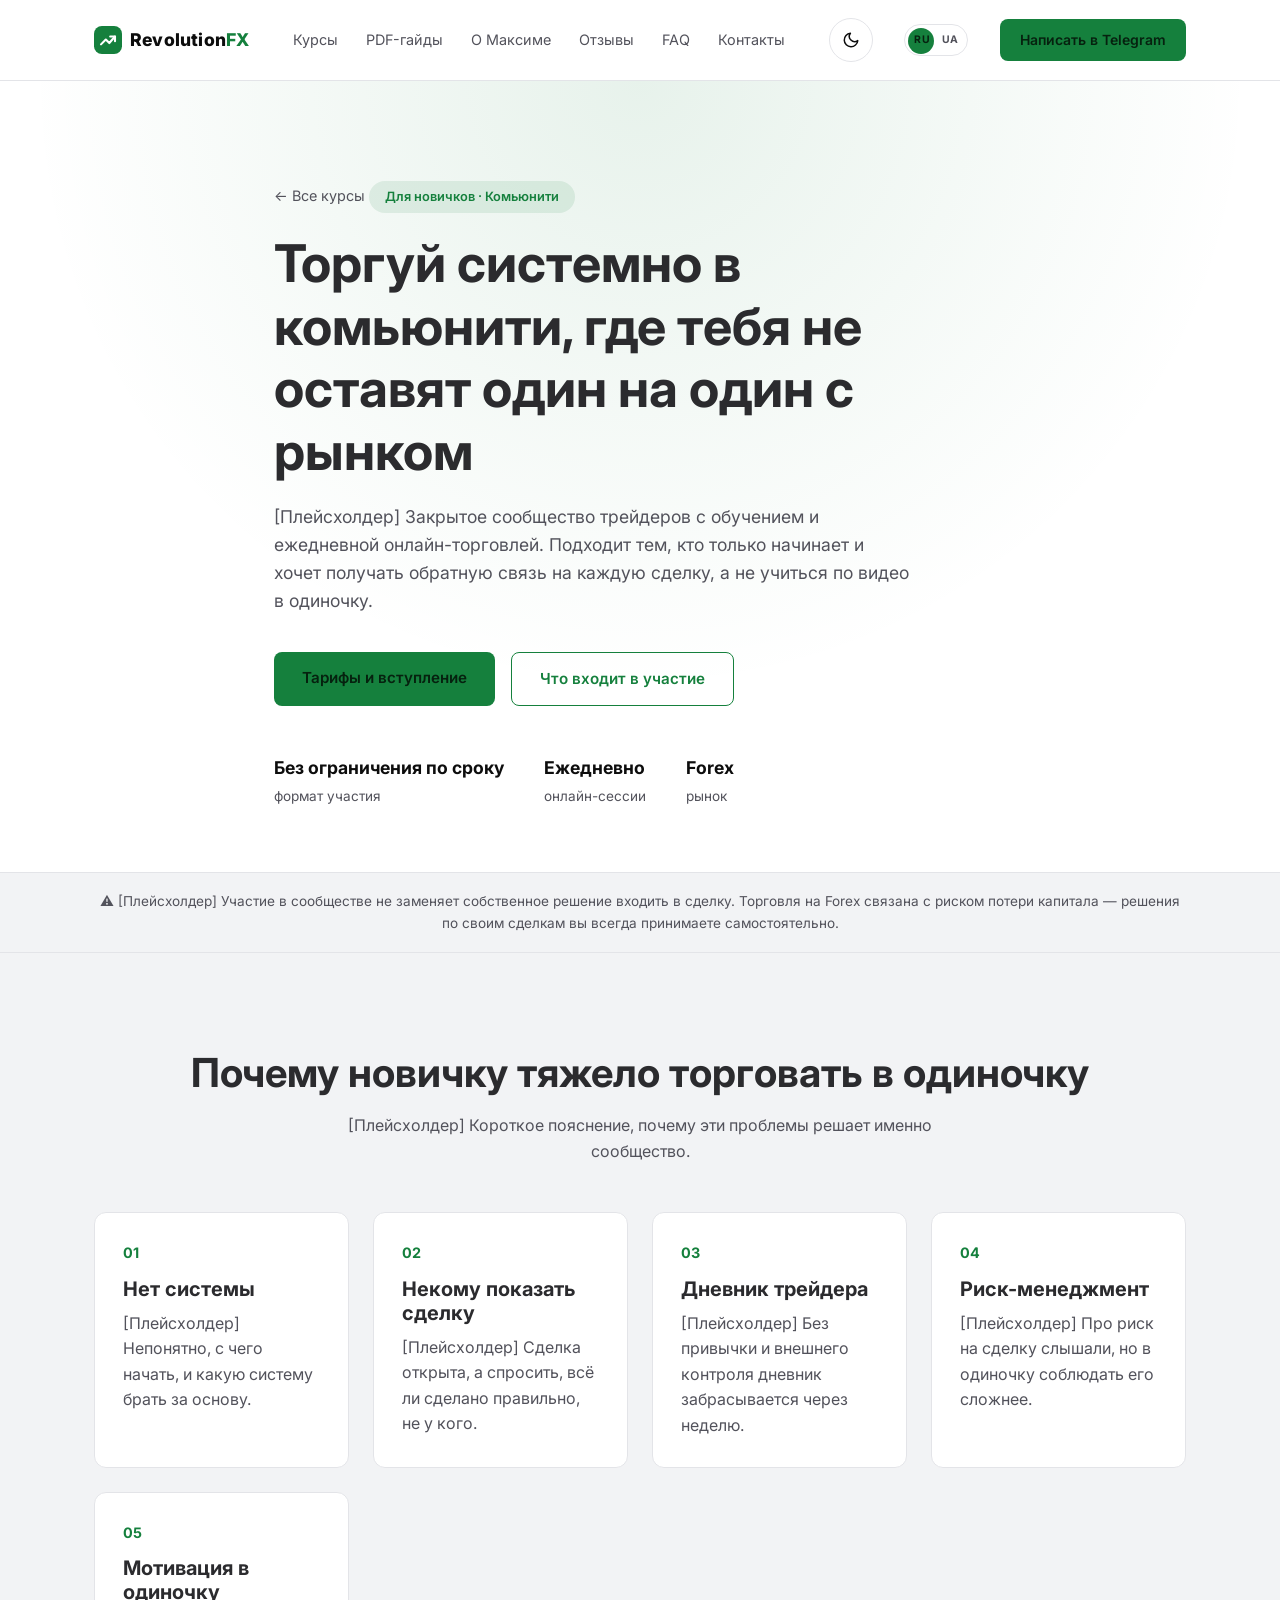
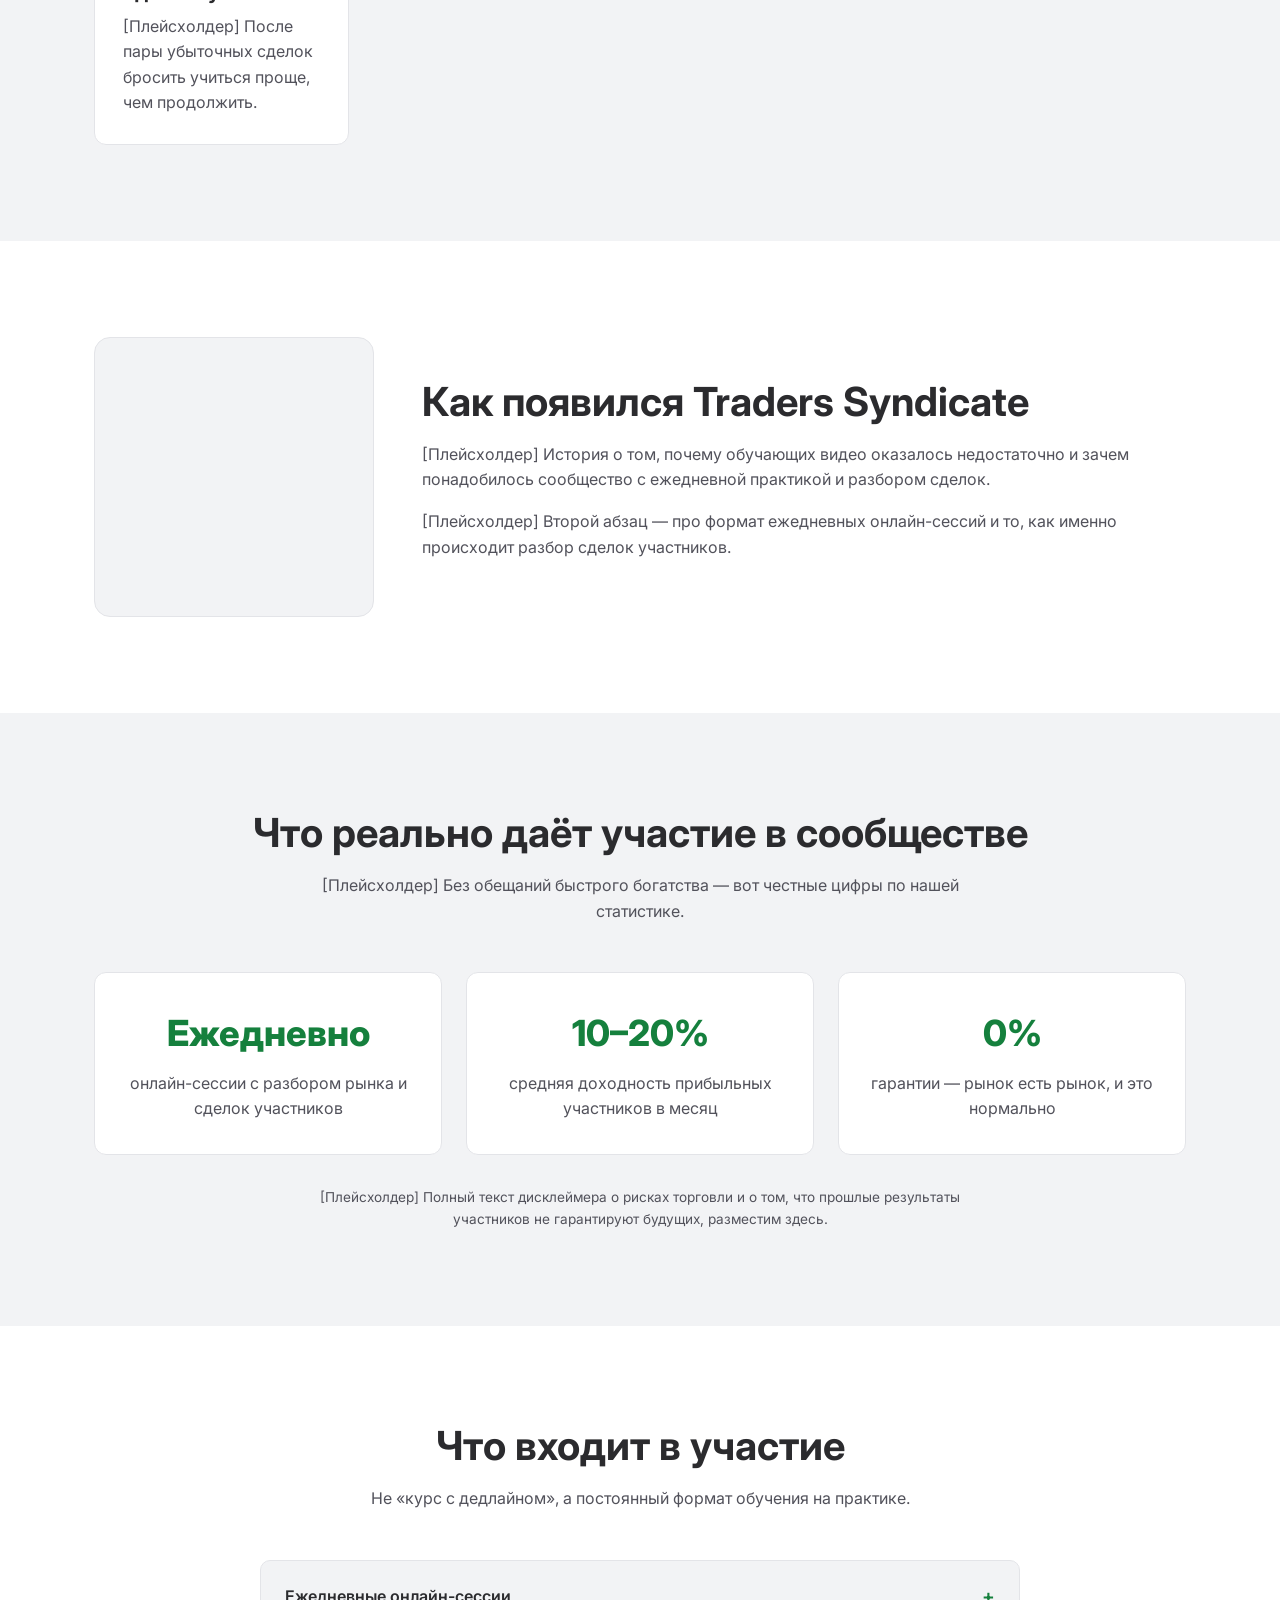
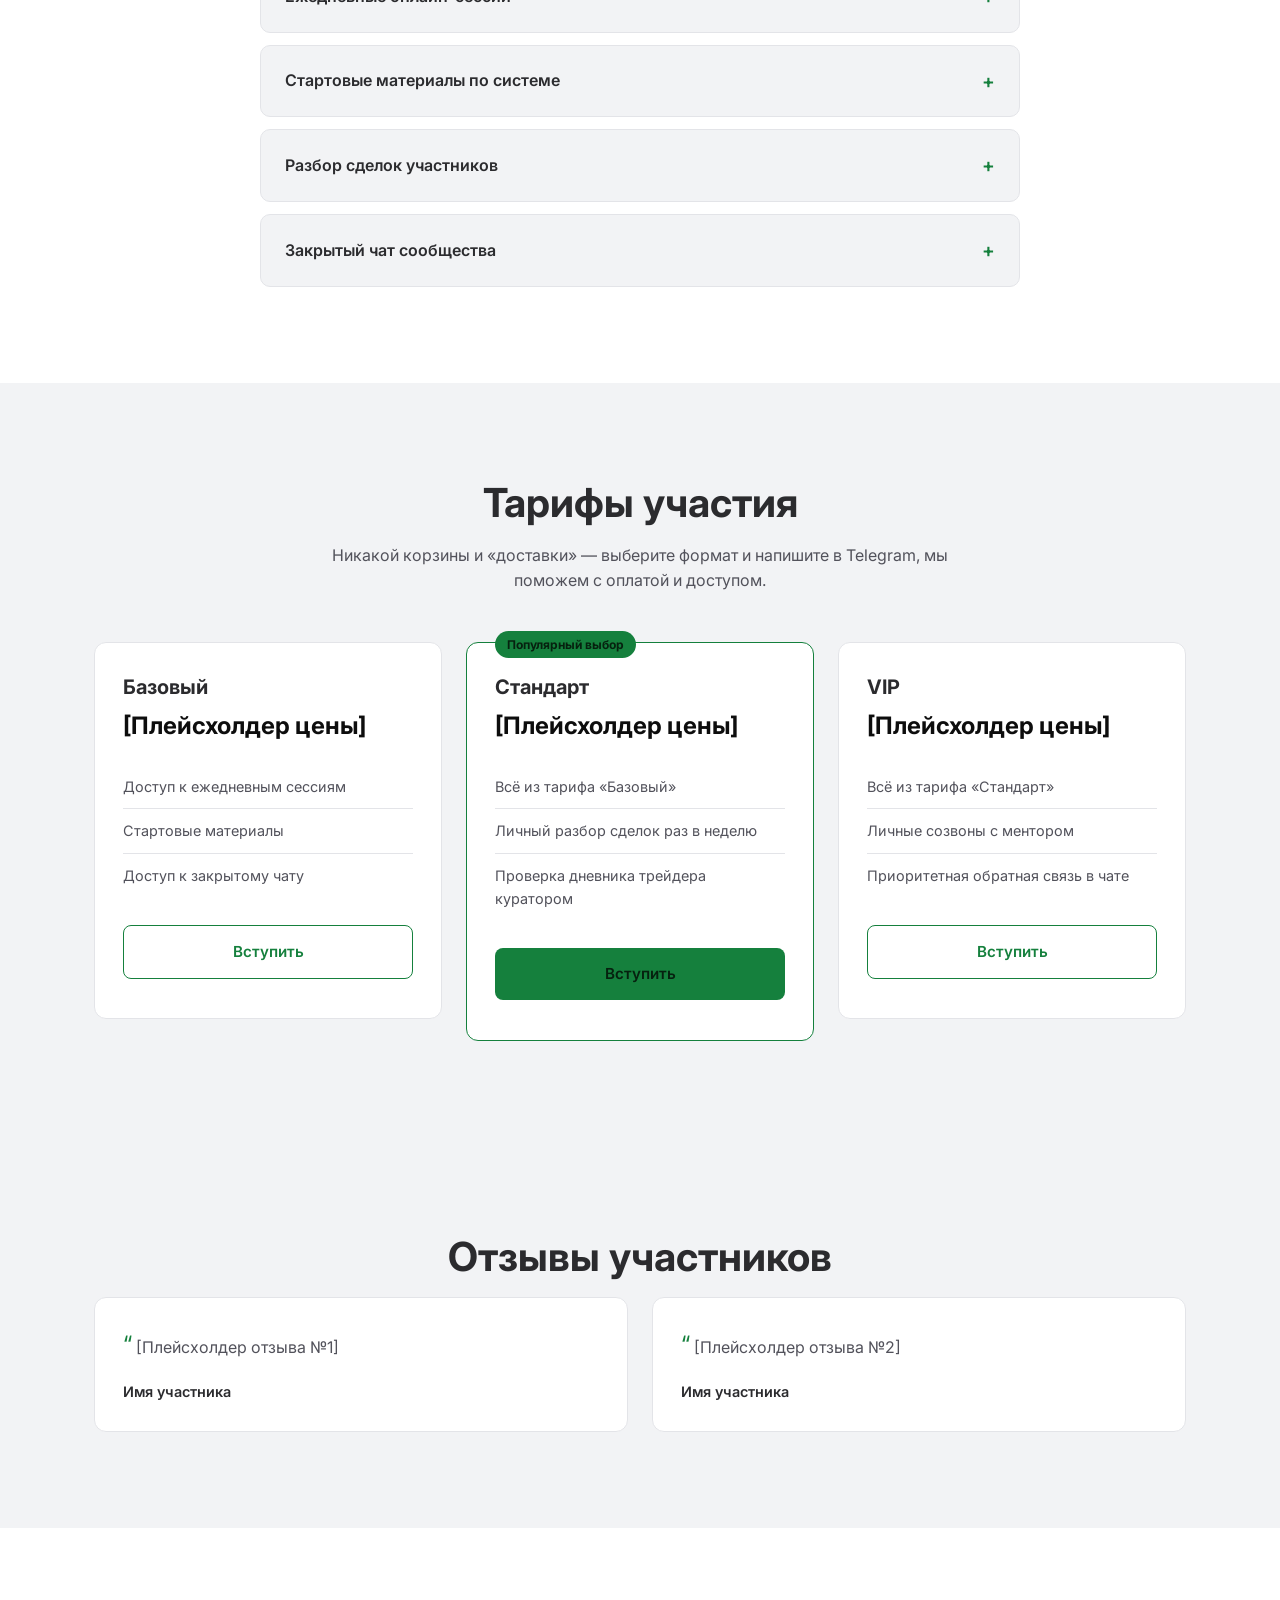
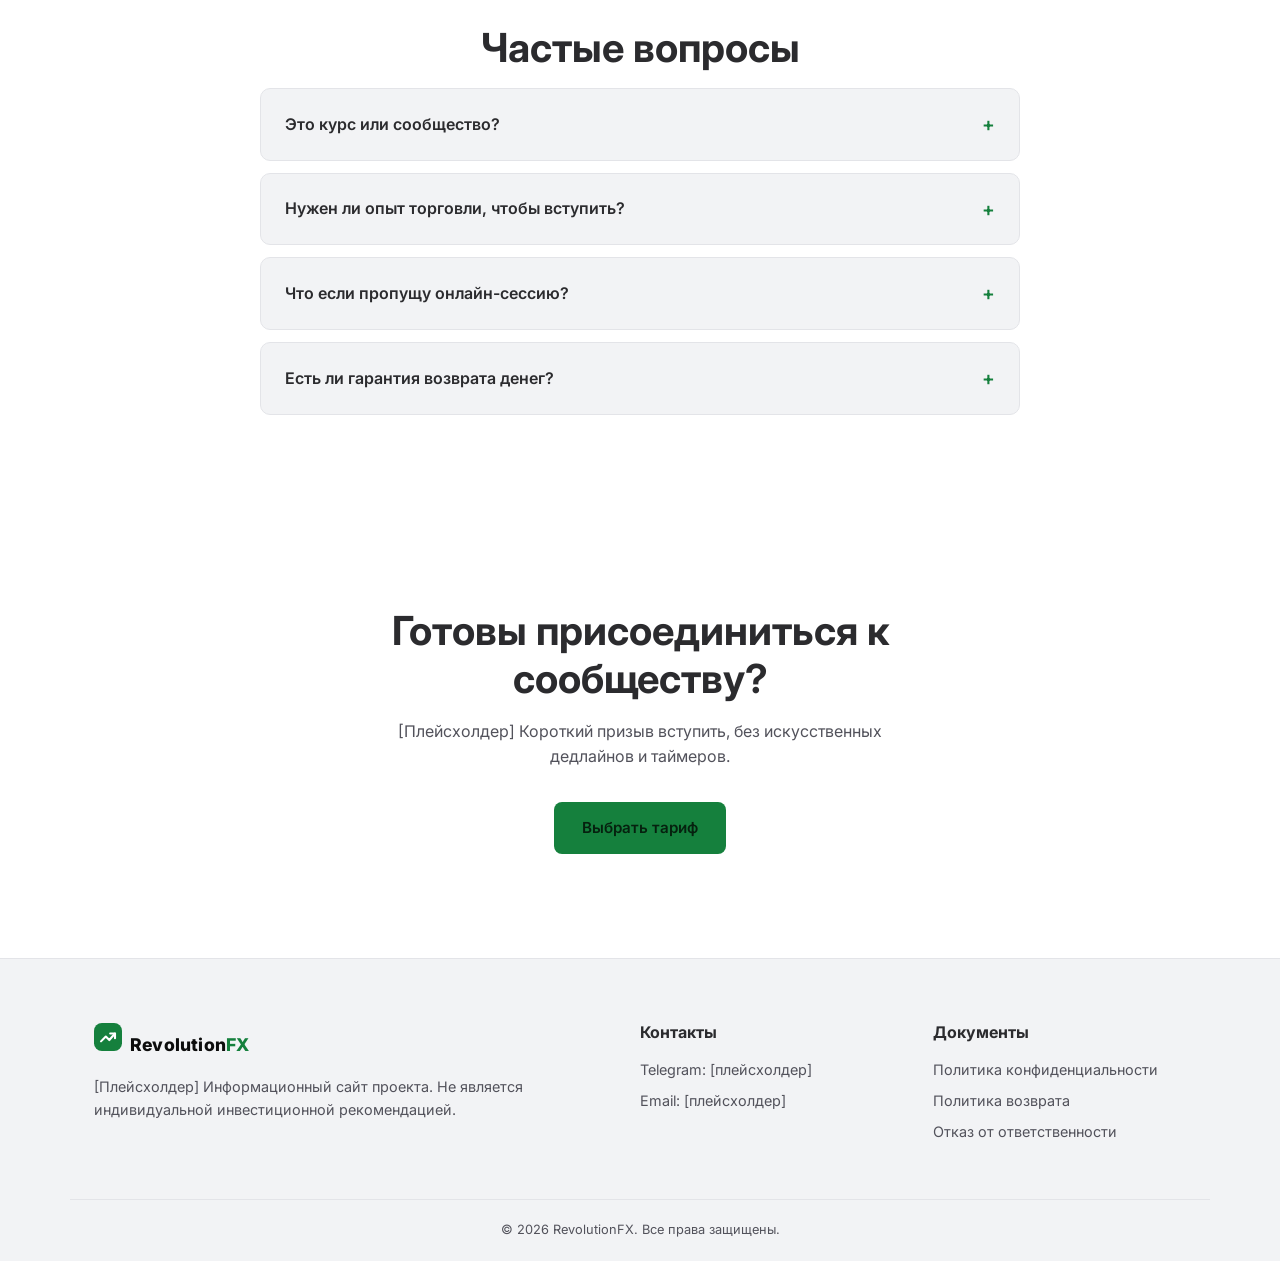
<file: traders-syndicate.html>
<!DOCTYPE html>
<html lang="ru">
<head>
  <meta charset="UTF-8">
  <meta name="viewport" content="width=device-width, initial-scale=1.0, viewport-fit=cover">
  <title>Traders Syndicate — закрытое комьюнити трейдеров | RevolutionFX</title>
  <script>
    (function () {
      var saved = localStorage.getItem('theme');
      var theme = saved || (window.matchMedia('(prefers-color-scheme: light)').matches ? 'light' : 'dark');
      document.documentElement.setAttribute('data-theme', theme);
    })();
  </script>
  <link rel="preconnect" href="https://fonts.googleapis.com">
  <link rel="preconnect" href="https://fonts.gstatic.com" crossorigin>
  <link href="https://fonts.googleapis.com/css2?family=Inter:wght@400;600;700;800&display=swap" rel="stylesheet">
  <link rel="stylesheet" href="css/style.css">
</head>
<body>

  <header class="site-header">
    <div class="container header__inner">
      <a href="index.html" class="logo"><svg class="logo__icon" viewBox="0 0 32 32" aria-hidden="true"><rect width="32" height="32" rx="9" fill="var(--color-green)"></rect><path d="M8 21L13.5 15.5L17.5 19.5L24 12" stroke="#fff" stroke-width="2.4" stroke-linecap="round" stroke-linejoin="round" fill="none"></path><path d="M18.5 12H24V17.5" stroke="#fff" stroke-width="2.4" stroke-linecap="round" stroke-linejoin="round" fill="none"></path></svg>Revolution<span>FX</span></a>

      <nav class="nav">
        <ul class="nav__list">
          <li><a href="index.html#courses">Курсы</a></li>
          <li><a href="index.html#guides">PDF-гайды</a></li>
          <li><a href="index.html#about">О Максиме</a></li>
          <li><a href="index.html#reviews">Отзывы</a></li>
          <li><a href="index.html#faq">FAQ</a></li>
          <li><a href="index.html#contacts">Контакты</a></li>
        </ul>
      </nav>

      <button class="theme-toggle" id="themeToggle" aria-label="Переключить тему">
        <svg class="theme-toggle__icon theme-toggle__icon--sun" viewBox="0 0 24 24" fill="none" stroke="currentColor" stroke-width="2" stroke-linecap="round">
          <circle cx="12" cy="12" r="4"></circle>
          <path d="M12 2v2M12 20v2M4.93 4.93l1.41 1.41M17.66 17.66l1.41 1.41M2 12h2M20 12h2M6.34 17.66l-1.41 1.41M19.07 4.93l-1.41 1.41"></path>
        </svg>
        <svg class="theme-toggle__icon theme-toggle__icon--moon" viewBox="0 0 24 24" fill="none" stroke="currentColor" stroke-width="2" stroke-linecap="round" stroke-linejoin="round">
          <path d="M21 12.79A9 9 0 1 1 11.21 3 7 7 0 0 0 21 12.79z"></path>
        </svg>
      </button>

      <button class="lang-switch" id="langSwitch" data-target="uk/traders-syndicate.html" aria-label="Переключити мову на українську">
        <span class="lang-switch__option lang-switch__option--ru">RU</span>
        <span class="lang-switch__option lang-switch__option--uk">UA</span>
        <span class="lang-switch__thumb"></span>
      </button>

      <a href="#" class="btn btn--primary btn--small">Написать в Telegram</a>

      <button class="burger" id="burgerBtn" aria-label="Открыть меню" aria-expanded="false">
        <span></span><span></span><span></span>
      </button>
    </div>
  </header>

  <main>

    <!-- COURSE HERO -->
    <section class="course-hero">
      <div class="container course-hero__inner">
        <a href="index.html" class="course-hero__back">← Все курсы</a>
        <span class="badge">Для новичков · Комьюнити</span>
        <h1>Торгуй системно в комьюнити, где тебя не оставят один на один с рынком</h1>
        <p class="course-hero__subtitle">
          [Плейсхолдер] Закрытое сообщество трейдеров с обучением и ежедневной
          онлайн-торговлей. Подходит тем, кто только начинает и хочет получать
          обратную связь на каждую сделку, а не учиться по видео в одиночку.
        </p>
        <div class="course-hero__actions">
          <a href="#pricing" class="btn btn--primary">Тарифы и вступление</a>
          <a href="#curriculum" class="btn btn--outline">Что входит в участие</a>
        </div>
        <ul class="course-hero__meta">
          <li><strong>Без ограничения по сроку</strong><span>формат участия</span></li>
          <li><strong>Ежедневно</strong><span>онлайн-сессии</span></li>
          <li><strong>Forex</strong><span>рынок</span></li>
        </ul>
      </div>
    </section>

    <!-- RISK DISCLAIMER -->
    <section class="risk-strip">
      <div class="container">
        <p>
          ⚠ [Плейсхолдер] Участие в сообществе не заменяет собственное решение
          входить в сделку. Торговля на Forex связана с риском потери капитала —
          решения по своим сделкам вы всегда принимаете самостоятельно.
        </p>
      </div>
    </section>

    <!-- PROBLEMS -->
    <section class="problems">
      <div class="container">
        <h2 class="section-title">Почему новичку тяжело торговать в одиночку</h2>
        <p class="section-subtitle">[Плейсхолдер] Короткое пояснение, почему эти проблемы решает именно сообщество.</p>

        <div class="problems__grid">
          <article class="problem-card">
            <span class="problem-card__num">01</span>
            <h3>Нет системы</h3>
            <p>[Плейсхолдер] Непонятно, с чего начать, и какую систему брать за основу.</p>
          </article>
          <article class="problem-card">
            <span class="problem-card__num">02</span>
            <h3>Некому показать сделку</h3>
            <p>[Плейсхолдер] Сделка открыта, а спросить, всё ли сделано правильно, не у кого.</p>
          </article>
          <article class="problem-card">
            <span class="problem-card__num">03</span>
            <h3>Дневник трейдера</h3>
            <p>[Плейсхолдер] Без привычки и внешнего контроля дневник забрасывается через неделю.</p>
          </article>
          <article class="problem-card">
            <span class="problem-card__num">04</span>
            <h3>Риск-менеджмент</h3>
            <p>[Плейсхолдер] Про риск на сделку слышали, но в одиночку соблюдать его сложнее.</p>
          </article>
          <article class="problem-card">
            <span class="problem-card__num">05</span>
            <h3>Мотивация в одиночку</h3>
            <p>[Плейсхолдер] После пары убыточных сделок бросить учиться проще, чем продолжить.</p>
          </article>
        </div>
      </div>
    </section>

    <!-- STORY -->
    <section class="story">
      <div class="container story__inner">
        <div class="story__photo" aria-hidden="true"></div>
        <div class="story__text">
          <h2 class="section-title">Как появился Traders Syndicate</h2>
          <p>[Плейсхолдер] История о том, почему обучающих видео оказалось недостаточно и
          зачем понадобилось сообщество с ежедневной практикой и разбором сделок.</p>
          <p>[Плейсхолдер] Второй абзац — про формат ежедневных онлайн-сессий и то, как
          именно происходит разбор сделок участников.</p>
        </div>
      </div>
    </section>

    <!-- REALISTIC EXPECTATIONS -->
    <section class="stats">
      <div class="container">
        <h2 class="section-title">Что реально даёт участие в сообществе</h2>
        <p class="section-subtitle">[Плейсхолдер] Без обещаний быстрого богатства — вот честные цифры по нашей статистике.</p>

        <div class="stats__grid">
          <div class="stat-card">
            <span class="stat-card__value">Ежедневно</span>
            <p>онлайн-сессии с разбором рынка и сделок участников</p>
          </div>
          <div class="stat-card">
            <span class="stat-card__value">10–20%</span>
            <p>средняя доходность прибыльных участников в месяц</p>
          </div>
          <div class="stat-card">
            <span class="stat-card__value">0%</span>
            <p>гарантии — рынок есть рынок, и это нормально</p>
          </div>
        </div>

        <p class="stats__disclaimer">
          [Плейсхолдер] Полный текст дисклеймера о рисках торговли и о том, что прошлые
          результаты участников не гарантируют будущих, разместим здесь.
        </p>
      </div>
    </section>

    <!-- CURRICULUM -->
    <section id="curriculum" class="curriculum">
      <div class="container">
        <h2 class="section-title">Что входит в участие</h2>
        <p class="section-subtitle">Не «курс с дедлайном», а постоянный формат обучения на практике.</p>

        <div class="accordion-group">

          <div class="accordion-item">
            <button class="accordion-item__question">
              Ежедневные онлайн-сессии
              <span class="accordion-item__icon">+</span>
            </button>
            <div class="accordion-item__answer">
              <p>[Плейсхолдер] Разбор рынка и открытых сделок вживую вместе с ментором.</p>
            </div>
          </div>

          <div class="accordion-item">
            <button class="accordion-item__question">
              Стартовые материалы по системе
              <span class="accordion-item__icon">+</span>
            </button>
            <div class="accordion-item__answer">
              <p>[Плейсхолдер] Базовый курс для тех, кто присоединяется без опыта.</p>
            </div>
          </div>

          <div class="accordion-item">
            <button class="accordion-item__question">
              Разбор сделок участников
              <span class="accordion-item__icon">+</span>
            </button>
            <div class="accordion-item__answer">
              <p>[Плейсхолдер] Каждый может показать свою сделку и получить обратную связь.</p>
            </div>
          </div>

          <div class="accordion-item">
            <button class="accordion-item__question">
              Закрытый чат сообщества
              <span class="accordion-item__icon">+</span>
            </button>
            <div class="accordion-item__answer">
              <p>[Плейсхолдер] Общение с другими участниками, поддержка и обмен опытом.</p>
            </div>
          </div>

        </div>
      </div>
    </section>

    <!-- PRICING -->
    <section id="pricing" class="pricing">
      <div class="container">
        <h2 class="section-title">Тарифы участия</h2>
        <p class="section-subtitle">Никакой корзины и «доставки» — выберите формат и напишите в Telegram, мы поможем с оплатой и доступом.</p>

        <div class="pricing__grid">
          <article class="pricing-card">
            <h3>Базовый</h3>
            <p class="pricing-card__price">[Плейсхолдер цены]</p>
            <ul class="pricing-card__features">
              <li>Доступ к ежедневным сессиям</li>
              <li>Стартовые материалы</li>
              <li>Доступ к закрытому чату</li>
            </ul>
            <a href="#" class="btn btn--outline">Вступить</a>
          </article>

          <article class="pricing-card pricing-card--featured">
            <span class="pricing-card__badge">Популярный выбор</span>
            <h3>Стандарт</h3>
            <p class="pricing-card__price">[Плейсхолдер цены]</p>
            <ul class="pricing-card__features">
              <li>Всё из тарифа «Базовый»</li>
              <li>Личный разбор сделок раз в неделю</li>
              <li>Проверка дневника трейдера куратором</li>
            </ul>
            <a href="#" class="btn btn--primary">Вступить</a>
          </article>

          <article class="pricing-card">
            <h3>VIP</h3>
            <p class="pricing-card__price">[Плейсхолдер цены]</p>
            <ul class="pricing-card__features">
              <li>Всё из тарифа «Стандарт»</li>
              <li>Личные созвоны с ментором</li>
              <li>Приоритетная обратная связь в чате</li>
            </ul>
            <a href="#" class="btn btn--outline">Вступить</a>
          </article>
        </div>
      </div>
    </section>

    <!-- REVIEWS -->
    <section class="reviews">
      <div class="container">
        <h2 class="section-title">Отзывы участников</h2>
        <div class="reviews__grid">
          <div class="review-card">
            <p class="review-card__text">[Плейсхолдер отзыва №1]</p>
            <p class="review-card__author">Имя участника</p>
          </div>
          <div class="review-card">
            <p class="review-card__text">[Плейсхолдер отзыва №2]</p>
            <p class="review-card__author">Имя участника</p>
          </div>
        </div>
      </div>
    </section>

    <!-- FAQ -->
    <section class="faq">
      <div class="container">
        <h2 class="section-title">Частые вопросы</h2>
        <div class="accordion-group">

          <div class="accordion-item">
            <button class="accordion-item__question">
              Это курс или сообщество?
              <span class="accordion-item__icon">+</span>
            </button>
            <div class="accordion-item__answer">
              <p>[Плейсхолдер ответа]</p>
            </div>
          </div>

          <div class="accordion-item">
            <button class="accordion-item__question">
              Нужен ли опыт торговли, чтобы вступить?
              <span class="accordion-item__icon">+</span>
            </button>
            <div class="accordion-item__answer">
              <p>[Плейсхолдер ответа]</p>
            </div>
          </div>

          <div class="accordion-item">
            <button class="accordion-item__question">
              Что если пропущу онлайн-сессию?
              <span class="accordion-item__icon">+</span>
            </button>
            <div class="accordion-item__answer">
              <p>[Плейсхолдер ответа]</p>
            </div>
          </div>

          <div class="accordion-item">
            <button class="accordion-item__question">
              Есть ли гарантия возврата денег?
              <span class="accordion-item__icon">+</span>
            </button>
            <div class="accordion-item__answer">
              <p>[Плейсхолдер ответа]</p>
            </div>
          </div>

        </div>
      </div>
    </section>

    <!-- FINAL CTA -->
    <section class="final-cta">
      <div class="container final-cta__inner">
        <h2>Готовы присоединиться к сообществу?</h2>
        <p>[Плейсхолдер] Короткий призыв вступить, без искусственных дедлайнов и таймеров.</p>
        <a href="#pricing" class="btn btn--primary">Выбрать тариф</a>
      </div>
    </section>

  </main>

  <footer id="contacts" class="site-footer">
    <div class="container footer__inner">
      <div class="footer__col">
        <a href="index.html" class="logo logo--footer"><svg class="logo__icon" viewBox="0 0 32 32" aria-hidden="true"><rect width="32" height="32" rx="9" fill="var(--color-green)"></rect><path d="M8 21L13.5 15.5L17.5 19.5L24 12" stroke="#fff" stroke-width="2.4" stroke-linecap="round" stroke-linejoin="round" fill="none"></path><path d="M18.5 12H24V17.5" stroke="#fff" stroke-width="2.4" stroke-linecap="round" stroke-linejoin="round" fill="none"></path></svg>Revolution<span>FX</span></a>
        <p>[Плейсхолдер] Информационный сайт проекта. Не является индивидуальной инвестиционной рекомендацией.</p>
      </div>

      <div class="footer__col">
        <h4>Контакты</h4>
        <p>Telegram: <a href="#">[плейсхолдер]</a></p>
        <p>Email: <a href="#">[плейсхолдер]</a></p>
      </div>

      <div class="footer__col">
        <h4>Документы</h4>
        <p><a href="#">Политика конфиденциальности</a></p>
        <p><a href="#">Политика возврата</a></p>
        <p><a href="#">Отказ от ответственности</a></p>
      </div>
    </div>

    <div class="container footer__bottom">
      <p>© 2026 RevolutionFX. Все права защищены.</p>
    </div>
  </footer>

  <button class="scroll-top" id="scrollTopBtn" aria-label="Наверх">
    <svg viewBox="0 0 24 24" fill="none" stroke="currentColor" stroke-width="2" stroke-linecap="round" stroke-linejoin="round">
      <path d="M12 19V5M5 12l7-7 7 7"></path>
    </svg>
  </button>

  <script src="js/script.js"></script>
</body>
</html>
</file>
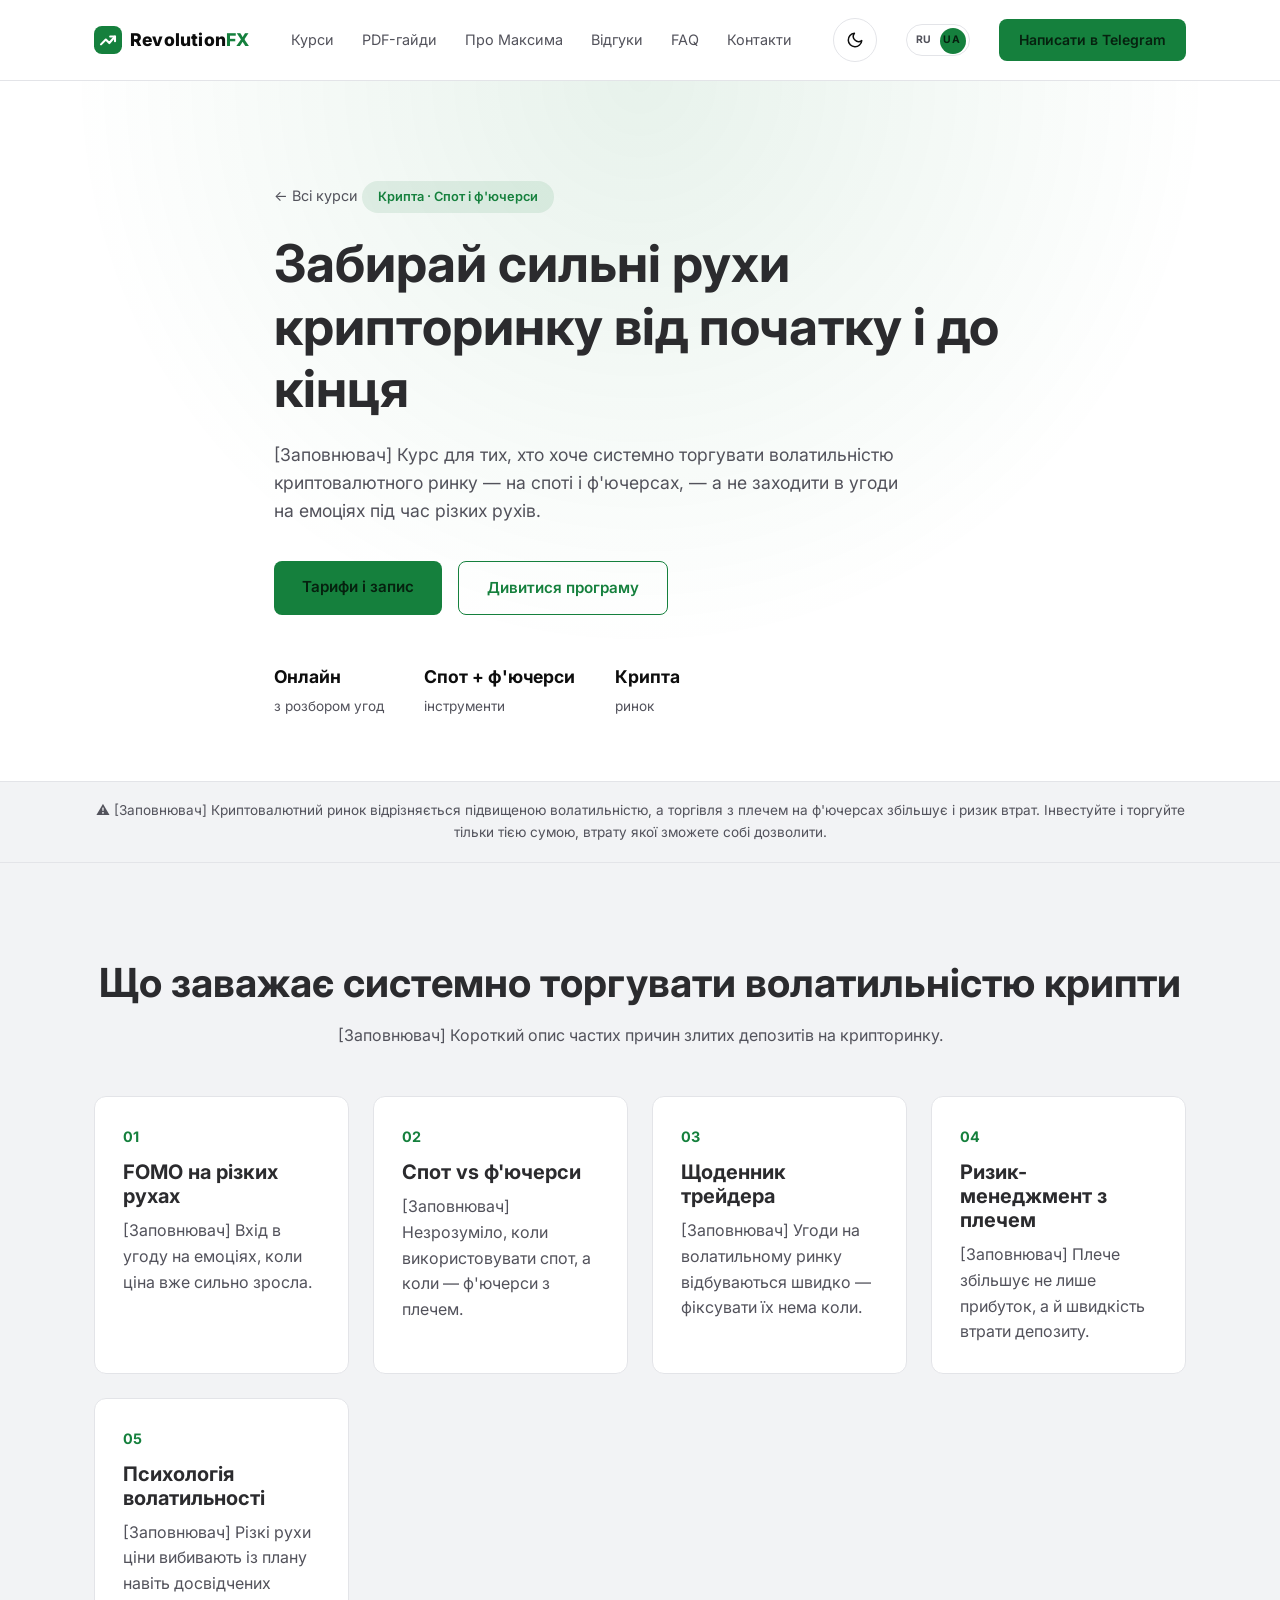
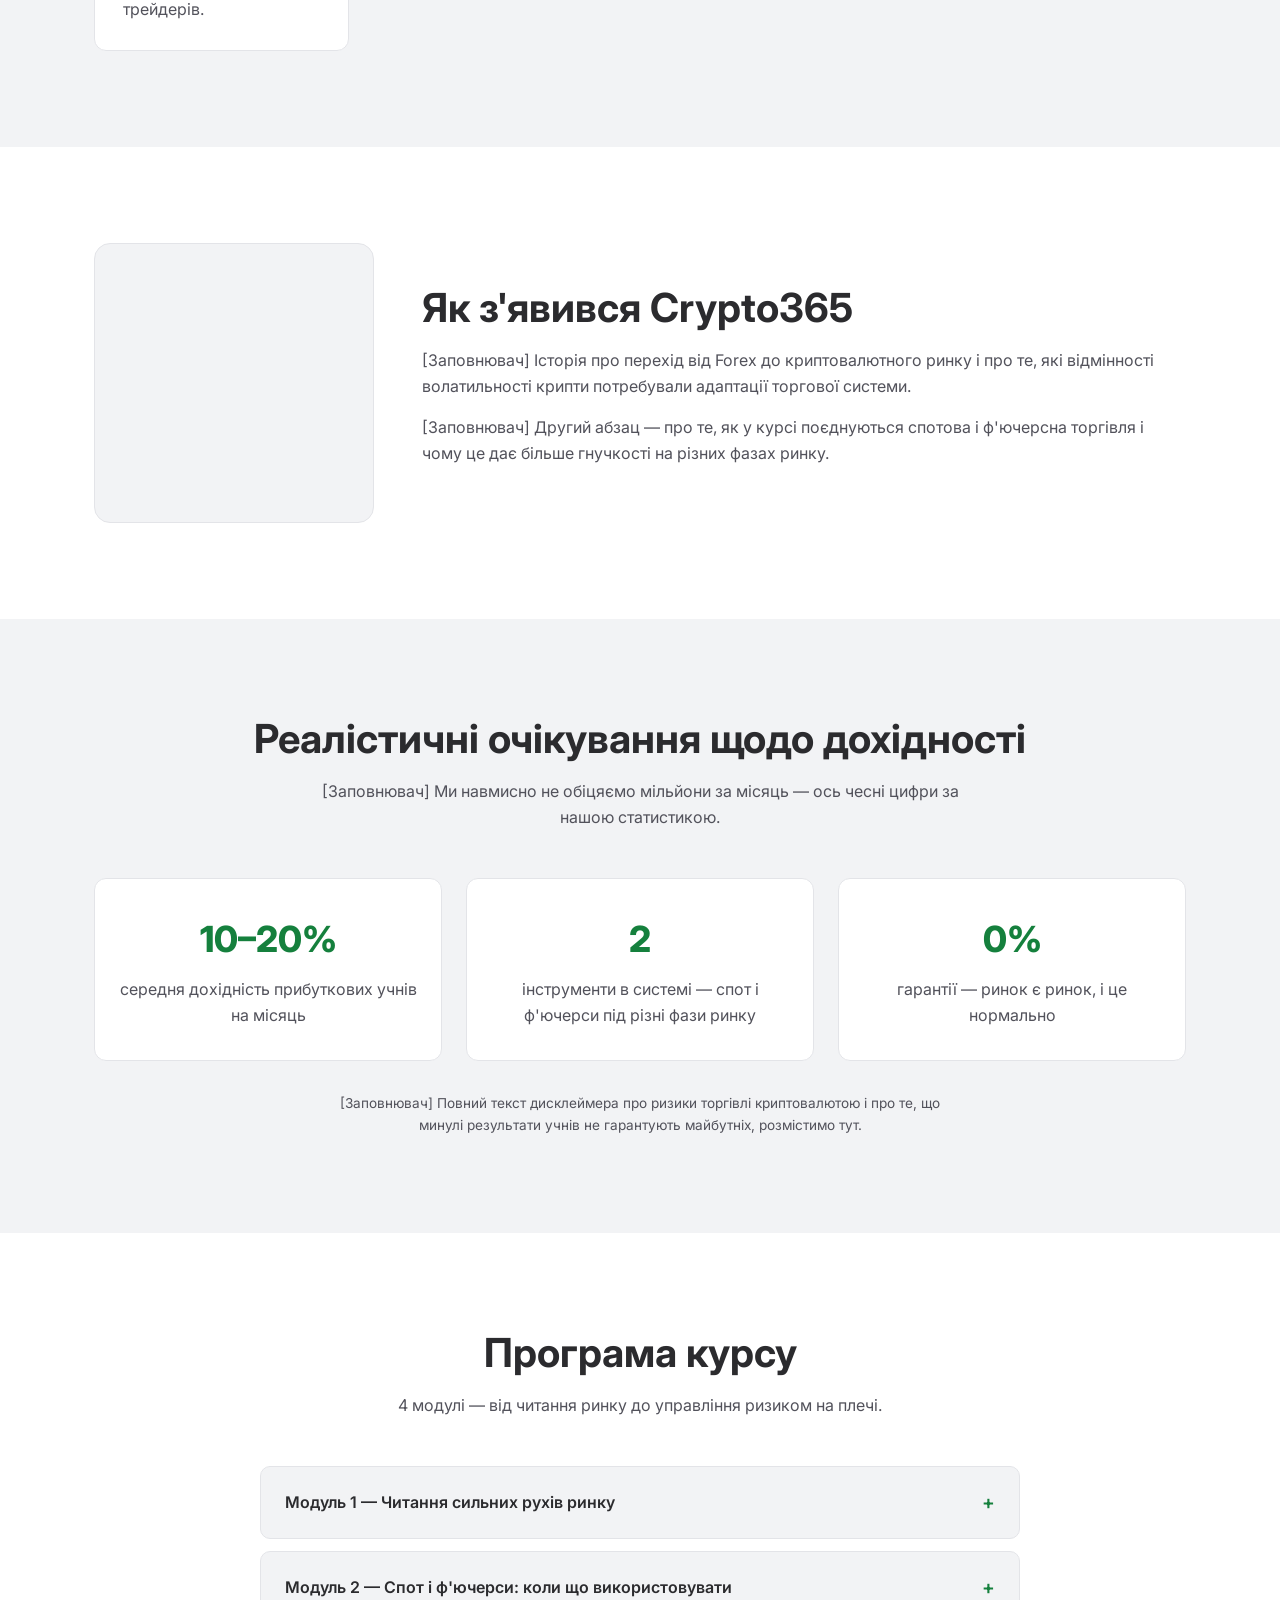
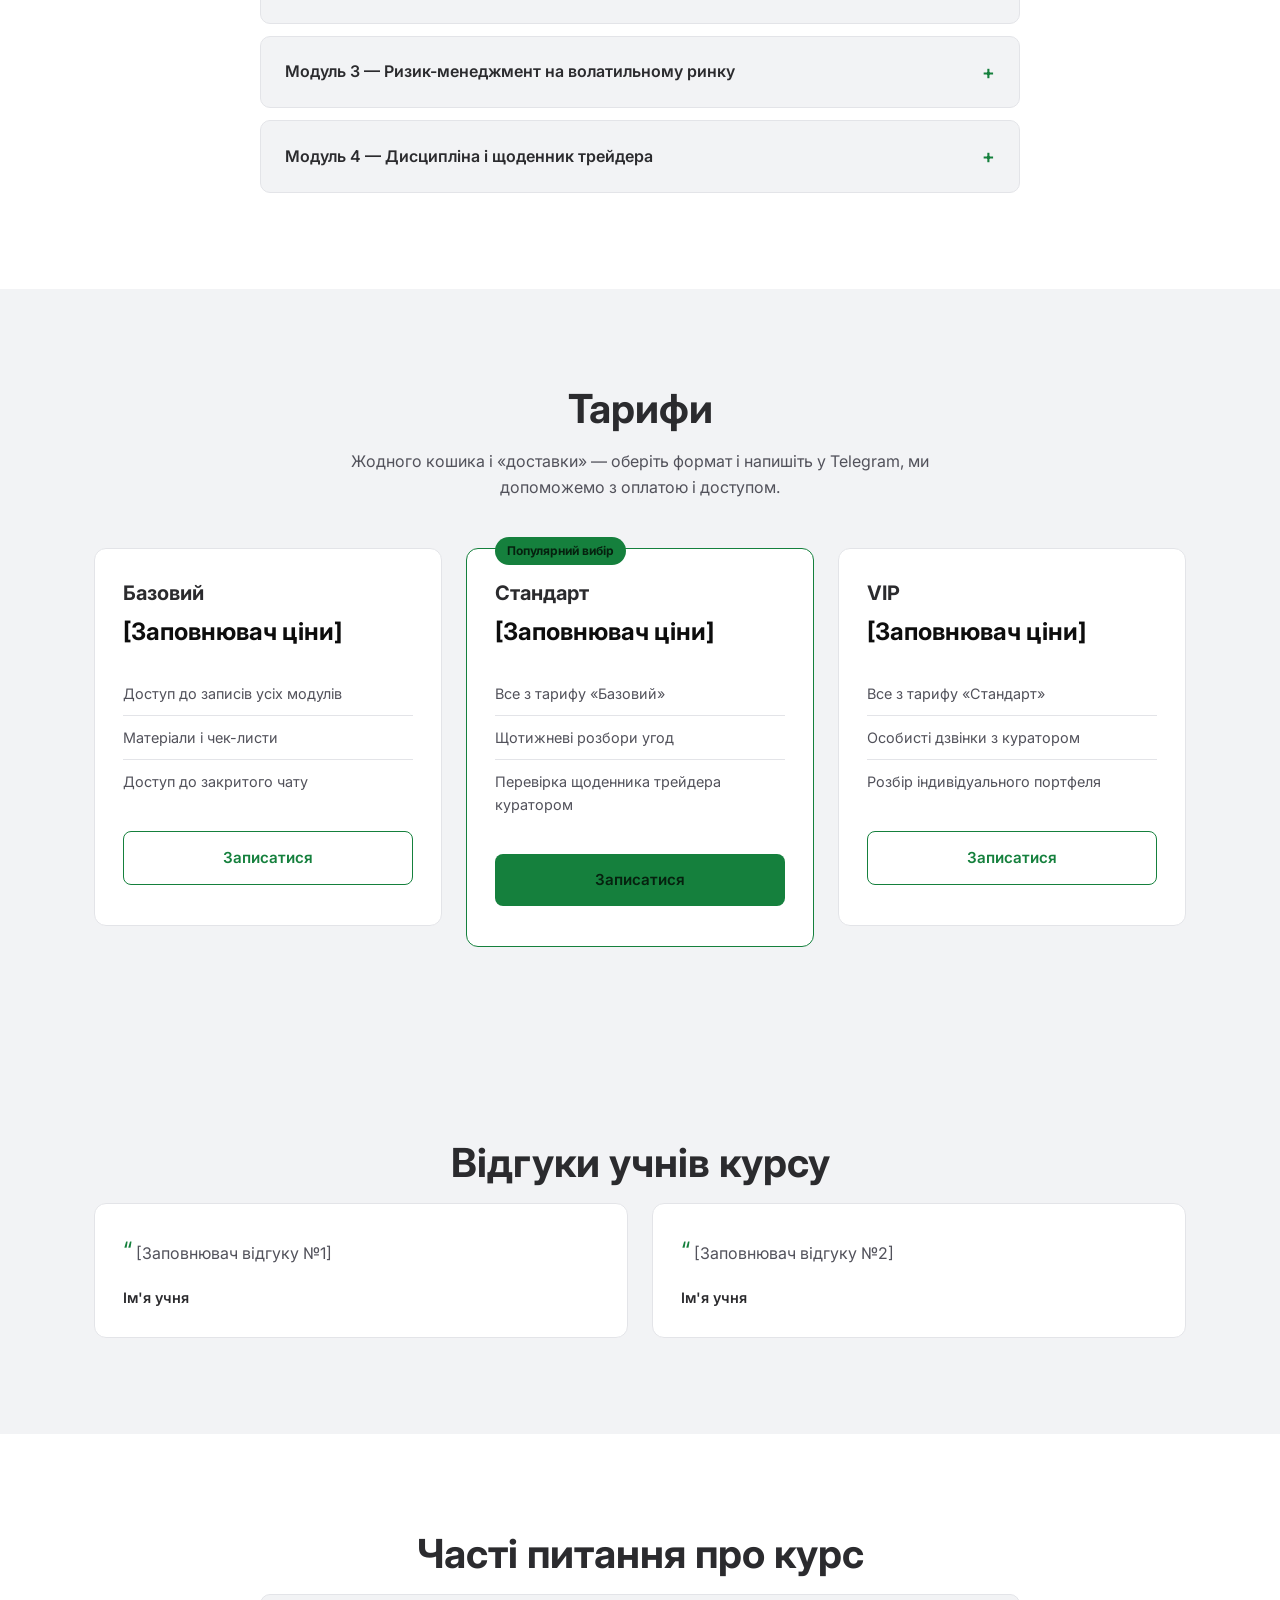
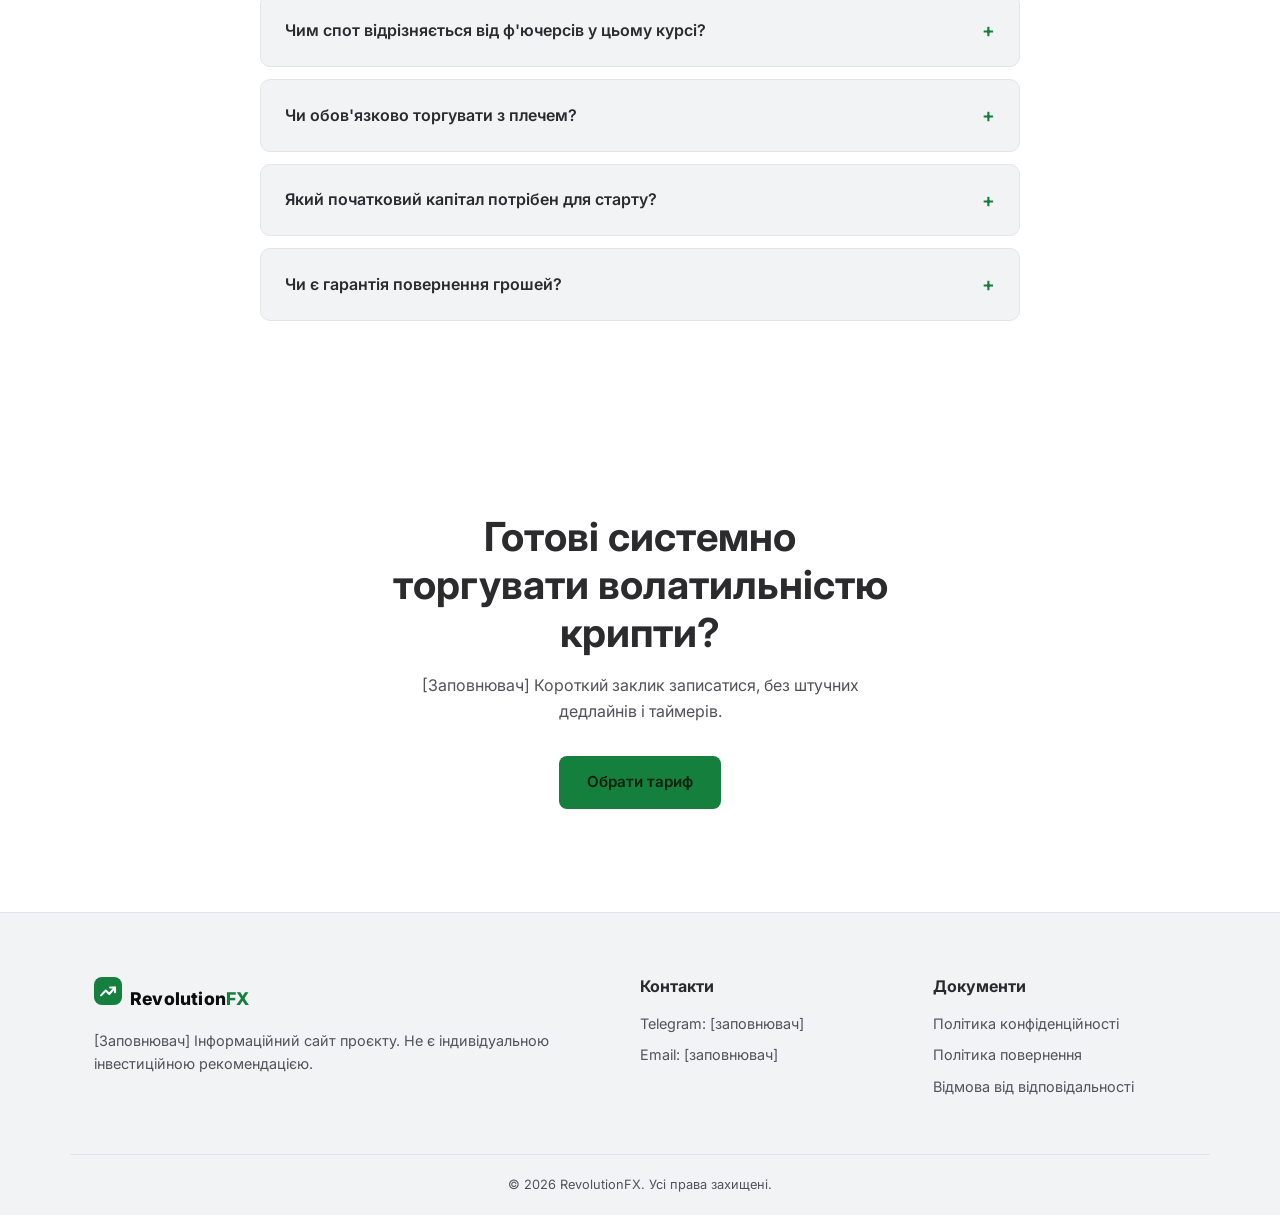
<file: uk/crypto365.html>
<!DOCTYPE html>
<html lang="uk">
<head>
  <meta charset="UTF-8">
  <meta name="viewport" content="width=device-width, initial-scale=1.0, viewport-fit=cover">
  <title>Crypto365 — сильні рухи крипторинку | RevolutionFX</title>
  <script>
    (function () {
      var saved = localStorage.getItem('theme');
      var theme = saved || (window.matchMedia('(prefers-color-scheme: light)').matches ? 'light' : 'dark');
      document.documentElement.setAttribute('data-theme', theme);
    })();
  </script>
  <link rel="preconnect" href="https://fonts.googleapis.com">
  <link rel="preconnect" href="https://fonts.gstatic.com" crossorigin>
  <link href="https://fonts.googleapis.com/css2?family=Inter:wght@400;600;700;800&display=swap" rel="stylesheet">
  <link rel="stylesheet" href="../css/style.css">
</head>
<body>

  <header class="site-header">
    <div class="container header__inner">
      <a href="index.html" class="logo"><svg class="logo__icon" viewBox="0 0 32 32" aria-hidden="true"><rect width="32" height="32" rx="9" fill="var(--color-green)"></rect><path d="M8 21L13.5 15.5L17.5 19.5L24 12" stroke="#fff" stroke-width="2.4" stroke-linecap="round" stroke-linejoin="round" fill="none"></path><path d="M18.5 12H24V17.5" stroke="#fff" stroke-width="2.4" stroke-linecap="round" stroke-linejoin="round" fill="none"></path></svg>Revolution<span>FX</span></a>

      <nav class="nav">
        <ul class="nav__list">
          <li><a href="index.html#courses">Курси</a></li>
          <li><a href="index.html#guides">PDF-гайди</a></li>
          <li><a href="index.html#about">Про Максима</a></li>
          <li><a href="index.html#reviews">Відгуки</a></li>
          <li><a href="index.html#faq">FAQ</a></li>
          <li><a href="index.html#contacts">Контакти</a></li>
        </ul>
      </nav>

      <button class="theme-toggle" id="themeToggle" aria-label="Перемкнути тему">
        <svg class="theme-toggle__icon theme-toggle__icon--sun" viewBox="0 0 24 24" fill="none" stroke="currentColor" stroke-width="2" stroke-linecap="round">
          <circle cx="12" cy="12" r="4"></circle>
          <path d="M12 2v2M12 20v2M4.93 4.93l1.41 1.41M17.66 17.66l1.41 1.41M2 12h2M20 12h2M6.34 17.66l-1.41 1.41M19.07 4.93l-1.41 1.41"></path>
        </svg>
        <svg class="theme-toggle__icon theme-toggle__icon--moon" viewBox="0 0 24 24" fill="none" stroke="currentColor" stroke-width="2" stroke-linecap="round" stroke-linejoin="round">
          <path d="M21 12.79A9 9 0 1 1 11.21 3 7 7 0 0 0 21 12.79z"></path>
        </svg>
      </button>

      <button class="lang-switch is-uk" id="langSwitch" data-target="../crypto365.html" aria-label="Перемкнути мову на російську">
        <span class="lang-switch__option lang-switch__option--ru">RU</span>
        <span class="lang-switch__option lang-switch__option--uk">UA</span>
        <span class="lang-switch__thumb"></span>
      </button>

      <a href="#" class="btn btn--primary btn--small">Написати в Telegram</a>

      <button class="burger" id="burgerBtn" aria-label="Відкрити меню" aria-expanded="false">
        <span></span><span></span><span></span>
      </button>
    </div>
  </header>

  <main>

    <!-- COURSE HERO -->
    <section class="course-hero">
      <div class="container course-hero__inner">
        <a href="index.html" class="course-hero__back">← Всі курси</a>
        <span class="badge">Крипта · Спот і ф'ючерси</span>
        <h1>Забирай сильні рухи крипторинку від початку і до кінця</h1>
        <p class="course-hero__subtitle">
          [Заповнювач] Курс для тих, хто хоче системно торгувати волатильністю
          криптовалютного ринку — на споті і ф'ючерсах, — а не заходити в угоди
          на емоціях під час різких рухів.
        </p>
        <div class="course-hero__actions">
          <a href="#pricing" class="btn btn--primary">Тарифи і запис</a>
          <a href="#curriculum" class="btn btn--outline">Дивитися програму</a>
        </div>
        <ul class="course-hero__meta">
          <li><strong>Онлайн</strong><span>з розбором угод</span></li>
          <li><strong>Спот + ф'ючерси</strong><span>інструменти</span></li>
          <li><strong>Крипта</strong><span>ринок</span></li>
        </ul>
      </div>
    </section>

    <!-- RISK DISCLAIMER -->
    <section class="risk-strip">
      <div class="container">
        <p>
          ⚠ [Заповнювач] Криптовалютний ринок відрізняється підвищеною
          волатильністю, а торгівля з плечем на ф'ючерсах збільшує і ризик
          втрат. Інвестуйте і торгуйте тільки тією сумою, втрату якої зможете
          собі дозволити.
        </p>
      </div>
    </section>

    <!-- PROBLEMS -->
    <section class="problems">
      <div class="container">
        <h2 class="section-title">Що заважає системно торгувати волатильністю крипти</h2>
        <p class="section-subtitle">[Заповнювач] Короткий опис частих причин злитих депозитів на крипторинку.</p>

        <div class="problems__grid">
          <article class="problem-card">
            <span class="problem-card__num">01</span>
            <h3>FOMO на різких рухах</h3>
            <p>[Заповнювач] Вхід в угоду на емоціях, коли ціна вже сильно зросла.</p>
          </article>
          <article class="problem-card">
            <span class="problem-card__num">02</span>
            <h3>Спот vs ф'ючерси</h3>
            <p>[Заповнювач] Незрозуміло, коли використовувати спот, а коли — ф'ючерси з плечем.</p>
          </article>
          <article class="problem-card">
            <span class="problem-card__num">03</span>
            <h3>Щоденник трейдера</h3>
            <p>[Заповнювач] Угоди на волатильному ринку відбуваються швидко — фіксувати їх нема коли.</p>
          </article>
          <article class="problem-card">
            <span class="problem-card__num">04</span>
            <h3>Ризик-менеджмент з плечем</h3>
            <p>[Заповнювач] Плече збільшує не лише прибуток, а й швидкість втрати депозиту.</p>
          </article>
          <article class="problem-card">
            <span class="problem-card__num">05</span>
            <h3>Психологія волатильності</h3>
            <p>[Заповнювач] Різкі рухи ціни вибивають із плану навіть досвідчених трейдерів.</p>
          </article>
        </div>
      </div>
    </section>

    <!-- STORY -->
    <section class="story">
      <div class="container story__inner">
        <div class="story__photo" aria-hidden="true"></div>
        <div class="story__text">
          <h2 class="section-title">Як з'явився Crypto365</h2>
          <p>[Заповнювач] Історія про перехід від Forex до криптовалютного ринку і про
          те, які відмінності волатильності крипти потребували адаптації торгової системи.</p>
          <p>[Заповнювач] Другий абзац — про те, як у курсі поєднуються спотова і
          ф'ючерсна торгівля і чому це дає більше гнучкості на різних фазах ринку.</p>
        </div>
      </div>
    </section>

    <!-- REALISTIC EXPECTATIONS -->
    <section class="stats">
      <div class="container">
        <h2 class="section-title">Реалістичні очікування щодо дохідності</h2>
        <p class="section-subtitle">[Заповнювач] Ми навмисно не обіцяємо мільйони за місяць — ось чесні цифри за нашою статистикою.</p>

        <div class="stats__grid">
          <div class="stat-card">
            <span class="stat-card__value">10–20%</span>
            <p>середня дохідність прибуткових учнів на місяць</p>
          </div>
          <div class="stat-card">
            <span class="stat-card__value">2</span>
            <p>інструменти в системі — спот і ф'ючерси під різні фази ринку</p>
          </div>
          <div class="stat-card">
            <span class="stat-card__value">0%</span>
            <p>гарантії — ринок є ринок, і це нормально</p>
          </div>
        </div>

        <p class="stats__disclaimer">
          [Заповнювач] Повний текст дисклеймера про ризики торгівлі криптовалютою
          і про те, що минулі результати учнів не гарантують майбутніх, розмістимо тут.
        </p>
      </div>
    </section>

    <!-- CURRICULUM -->
    <section id="curriculum" class="curriculum">
      <div class="container">
        <h2 class="section-title">Програма курсу</h2>
        <p class="section-subtitle">4 модулі — від читання ринку до управління ризиком на плечі.</p>

        <div class="accordion-group">

          <div class="accordion-item accordion-item--lg">
            <button class="accordion-item__question">
              Модуль 1 — Читання сильних рухів ринку
              <span class="accordion-item__icon">+</span>
            </button>
            <div class="accordion-item__answer">
              <ul>
                <li>[Заповнювач] Як відрізнити початок сильного тренду від разового сплеску</li>
                <li>[Заповнювач] Розбір минулих сильних рухів на реальних графіках</li>
              </ul>
            </div>
          </div>

          <div class="accordion-item accordion-item--lg">
            <button class="accordion-item__question">
              Модуль 2 — Спот і ф'ючерси: коли що використовувати
              <span class="accordion-item__icon">+</span>
            </button>
            <div class="accordion-item__answer">
              <ul>
                <li>[Заповнювач] Відмінності спота і ф'ючерсів і в яких сценаріях що доречніше</li>
                <li>[Заповнювач] Базові принципи роботи з плечем</li>
              </ul>
            </div>
          </div>

          <div class="accordion-item accordion-item--lg">
            <button class="accordion-item__question">
              Модуль 3 — Ризик-менеджмент на волатильному ринку
              <span class="accordion-item__icon">+</span>
            </button>
            <div class="accordion-item__answer">
              <ul>
                <li>[Заповнювач] Розрахунок ризику на угоду з урахуванням плеча</li>
                <li>[Заповнювач] Правила фіксації прибутку на різких рухах</li>
              </ul>
            </div>
          </div>

          <div class="accordion-item accordion-item--lg">
            <button class="accordion-item__question">
              Модуль 4 — Дисципліна і щоденник трейдера
              <span class="accordion-item__icon">+</span>
            </button>
            <div class="accordion-item__answer">
              <ul>
                <li>[Заповнювач] Швидкий формат щоденника під динаміку крипторинку</li>
                <li>[Заповнювач] Робота з FOMO і імпульсивними угодами</li>
              </ul>
            </div>
          </div>

        </div>
      </div>
    </section>

    <!-- PRICING -->
    <section id="pricing" class="pricing">
      <div class="container">
        <h2 class="section-title">Тарифи</h2>
        <p class="section-subtitle">Жодного кошика і «доставки» — оберіть формат і напишіть у Telegram, ми допоможемо з оплатою і доступом.</p>

        <div class="pricing__grid">
          <article class="pricing-card">
            <h3>Базовий</h3>
            <p class="pricing-card__price">[Заповнювач ціни]</p>
            <ul class="pricing-card__features">
              <li>Доступ до записів усіх модулів</li>
              <li>Матеріали і чек-листи</li>
              <li>Доступ до закритого чату</li>
            </ul>
            <a href="#" class="btn btn--outline">Записатися</a>
          </article>

          <article class="pricing-card pricing-card--featured">
            <span class="pricing-card__badge">Популярний вибір</span>
            <h3>Стандарт</h3>
            <p class="pricing-card__price">[Заповнювач ціни]</p>
            <ul class="pricing-card__features">
              <li>Все з тарифу «Базовий»</li>
              <li>Щотижневі розбори угод</li>
              <li>Перевірка щоденника трейдера куратором</li>
            </ul>
            <a href="#" class="btn btn--primary">Записатися</a>
          </article>

          <article class="pricing-card">
            <h3>VIP</h3>
            <p class="pricing-card__price">[Заповнювач ціни]</p>
            <ul class="pricing-card__features">
              <li>Все з тарифу «Стандарт»</li>
              <li>Особисті дзвінки з куратором</li>
              <li>Розбір індивідуального портфеля</li>
            </ul>
            <a href="#" class="btn btn--outline">Записатися</a>
          </article>
        </div>
      </div>
    </section>

    <!-- REVIEWS -->
    <section class="reviews">
      <div class="container">
        <h2 class="section-title">Відгуки учнів курсу</h2>
        <div class="reviews__grid">
          <div class="review-card">
            <p class="review-card__text">[Заповнювач відгуку №1]</p>
            <p class="review-card__author">Ім'я учня</p>
          </div>
          <div class="review-card">
            <p class="review-card__text">[Заповнювач відгуку №2]</p>
            <p class="review-card__author">Ім'я учня</p>
          </div>
        </div>
      </div>
    </section>

    <!-- FAQ -->
    <section class="faq">
      <div class="container">
        <h2 class="section-title">Часті питання про курс</h2>
        <div class="accordion-group">

          <div class="accordion-item">
            <button class="accordion-item__question">
              Чим спот відрізняється від ф'ючерсів у цьому курсі?
              <span class="accordion-item__icon">+</span>
            </button>
            <div class="accordion-item__answer">
              <p>[Заповнювач відповіді]</p>
            </div>
          </div>

          <div class="accordion-item">
            <button class="accordion-item__question">
              Чи обов'язково торгувати з плечем?
              <span class="accordion-item__icon">+</span>
            </button>
            <div class="accordion-item__answer">
              <p>[Заповнювач відповіді]</p>
            </div>
          </div>

          <div class="accordion-item">
            <button class="accordion-item__question">
              Який початковий капітал потрібен для старту?
              <span class="accordion-item__icon">+</span>
            </button>
            <div class="accordion-item__answer">
              <p>[Заповнювач відповіді]</p>
            </div>
          </div>

          <div class="accordion-item">
            <button class="accordion-item__question">
              Чи є гарантія повернення грошей?
              <span class="accordion-item__icon">+</span>
            </button>
            <div class="accordion-item__answer">
              <p>[Заповнювач відповіді]</p>
            </div>
          </div>

        </div>
      </div>
    </section>

    <!-- FINAL CTA -->
    <section class="final-cta">
      <div class="container final-cta__inner">
        <h2>Готові системно торгувати волатильністю крипти?</h2>
        <p>[Заповнювач] Короткий заклик записатися, без штучних дедлайнів і таймерів.</p>
        <a href="#pricing" class="btn btn--primary">Обрати тариф</a>
      </div>
    </section>

  </main>

  <footer id="contacts" class="site-footer">
    <div class="container footer__inner">
      <div class="footer__col">
        <a href="index.html" class="logo logo--footer"><svg class="logo__icon" viewBox="0 0 32 32" aria-hidden="true"><rect width="32" height="32" rx="9" fill="var(--color-green)"></rect><path d="M8 21L13.5 15.5L17.5 19.5L24 12" stroke="#fff" stroke-width="2.4" stroke-linecap="round" stroke-linejoin="round" fill="none"></path><path d="M18.5 12H24V17.5" stroke="#fff" stroke-width="2.4" stroke-linecap="round" stroke-linejoin="round" fill="none"></path></svg>Revolution<span>FX</span></a>
        <p>[Заповнювач] Інформаційний сайт проєкту. Не є індивідуальною інвестиційною рекомендацією.</p>
      </div>

      <div class="footer__col">
        <h4>Контакти</h4>
        <p>Telegram: <a href="#">[заповнювач]</a></p>
        <p>Email: <a href="#">[заповнювач]</a></p>
      </div>

      <div class="footer__col">
        <h4>Документи</h4>
        <p><a href="#">Політика конфіденційності</a></p>
        <p><a href="#">Політика повернення</a></p>
        <p><a href="#">Відмова від відповідальності</a></p>
      </div>
    </div>

    <div class="container footer__bottom">
      <p>© 2026 RevolutionFX. Усі права захищені.</p>
    </div>
  </footer>

  <button class="scroll-top" id="scrollTopBtn" aria-label="Догори">
    <svg viewBox="0 0 24 24" fill="none" stroke="currentColor" stroke-width="2" stroke-linecap="round" stroke-linejoin="round">
      <path d="M12 19V5M5 12l7-7 7 7"></path>
    </svg>
  </button>

  <script src="../js/script.js"></script>
</body>
</html>
</file>
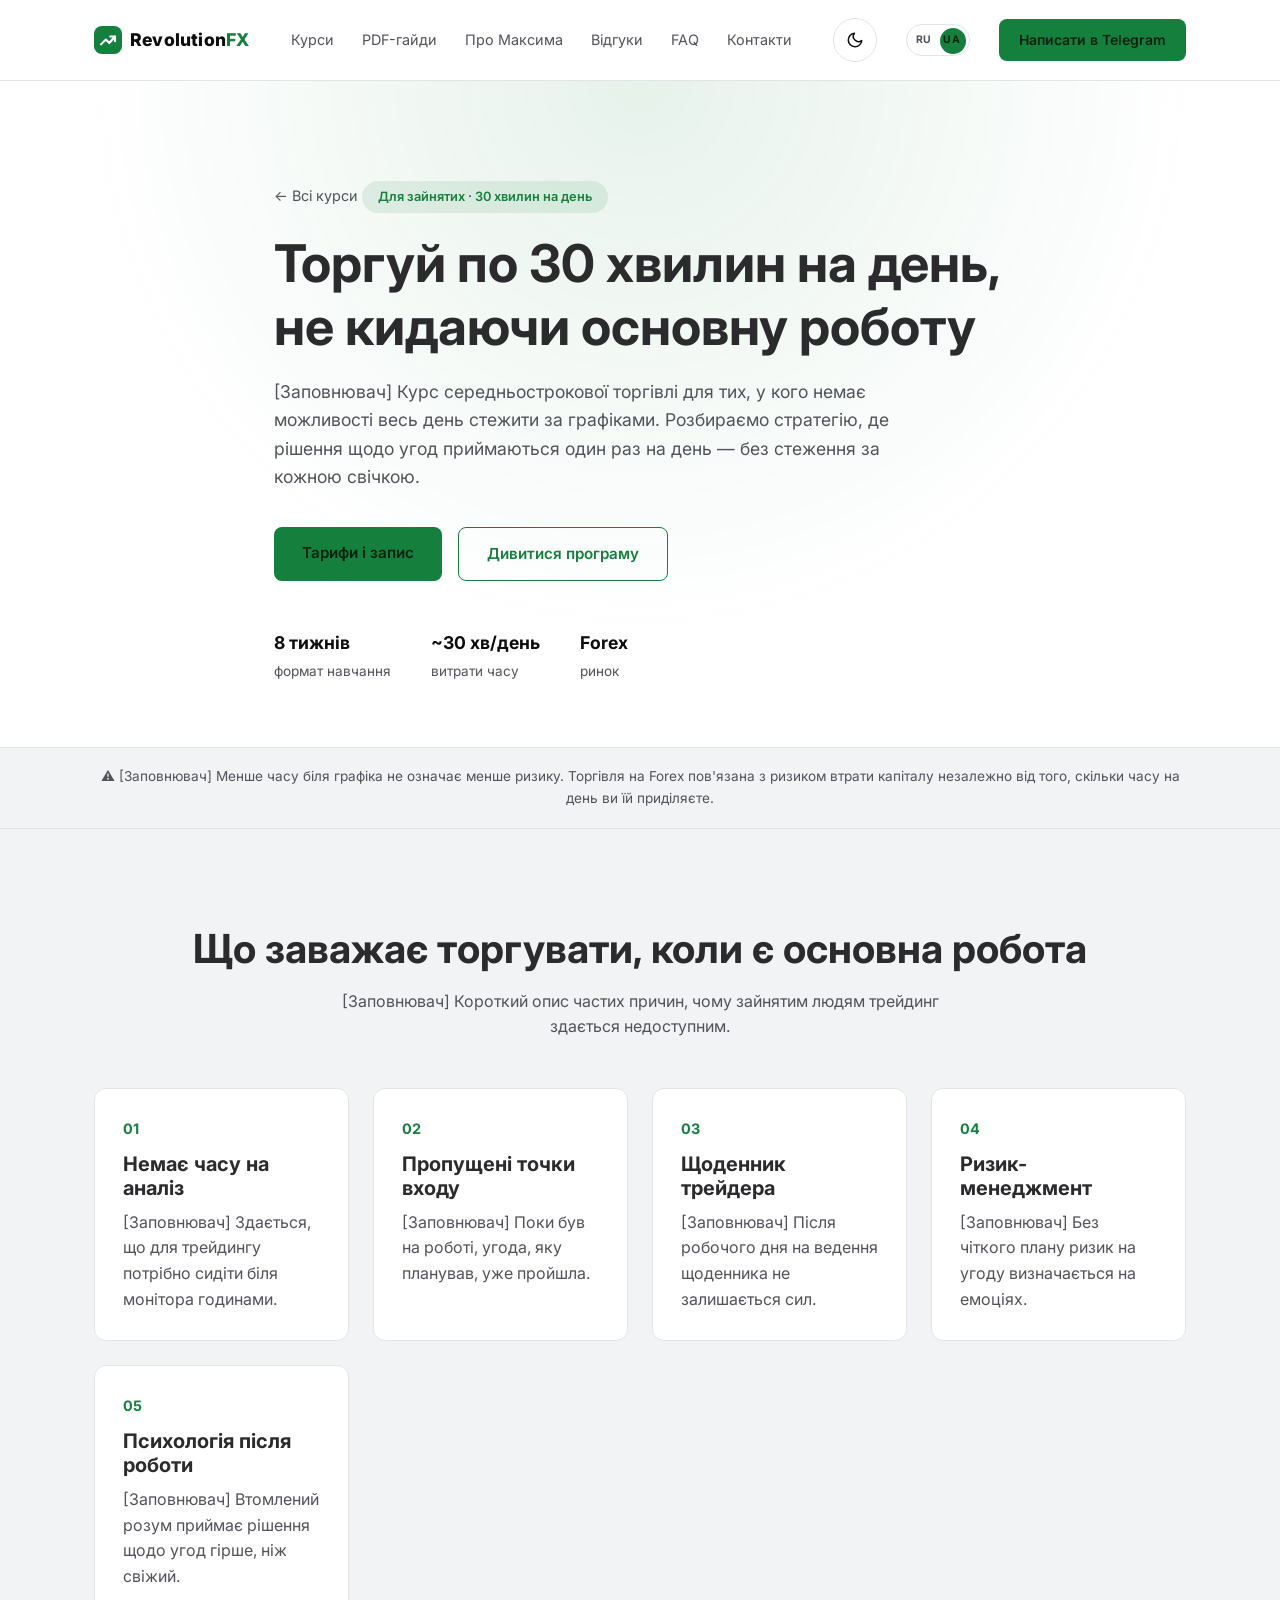
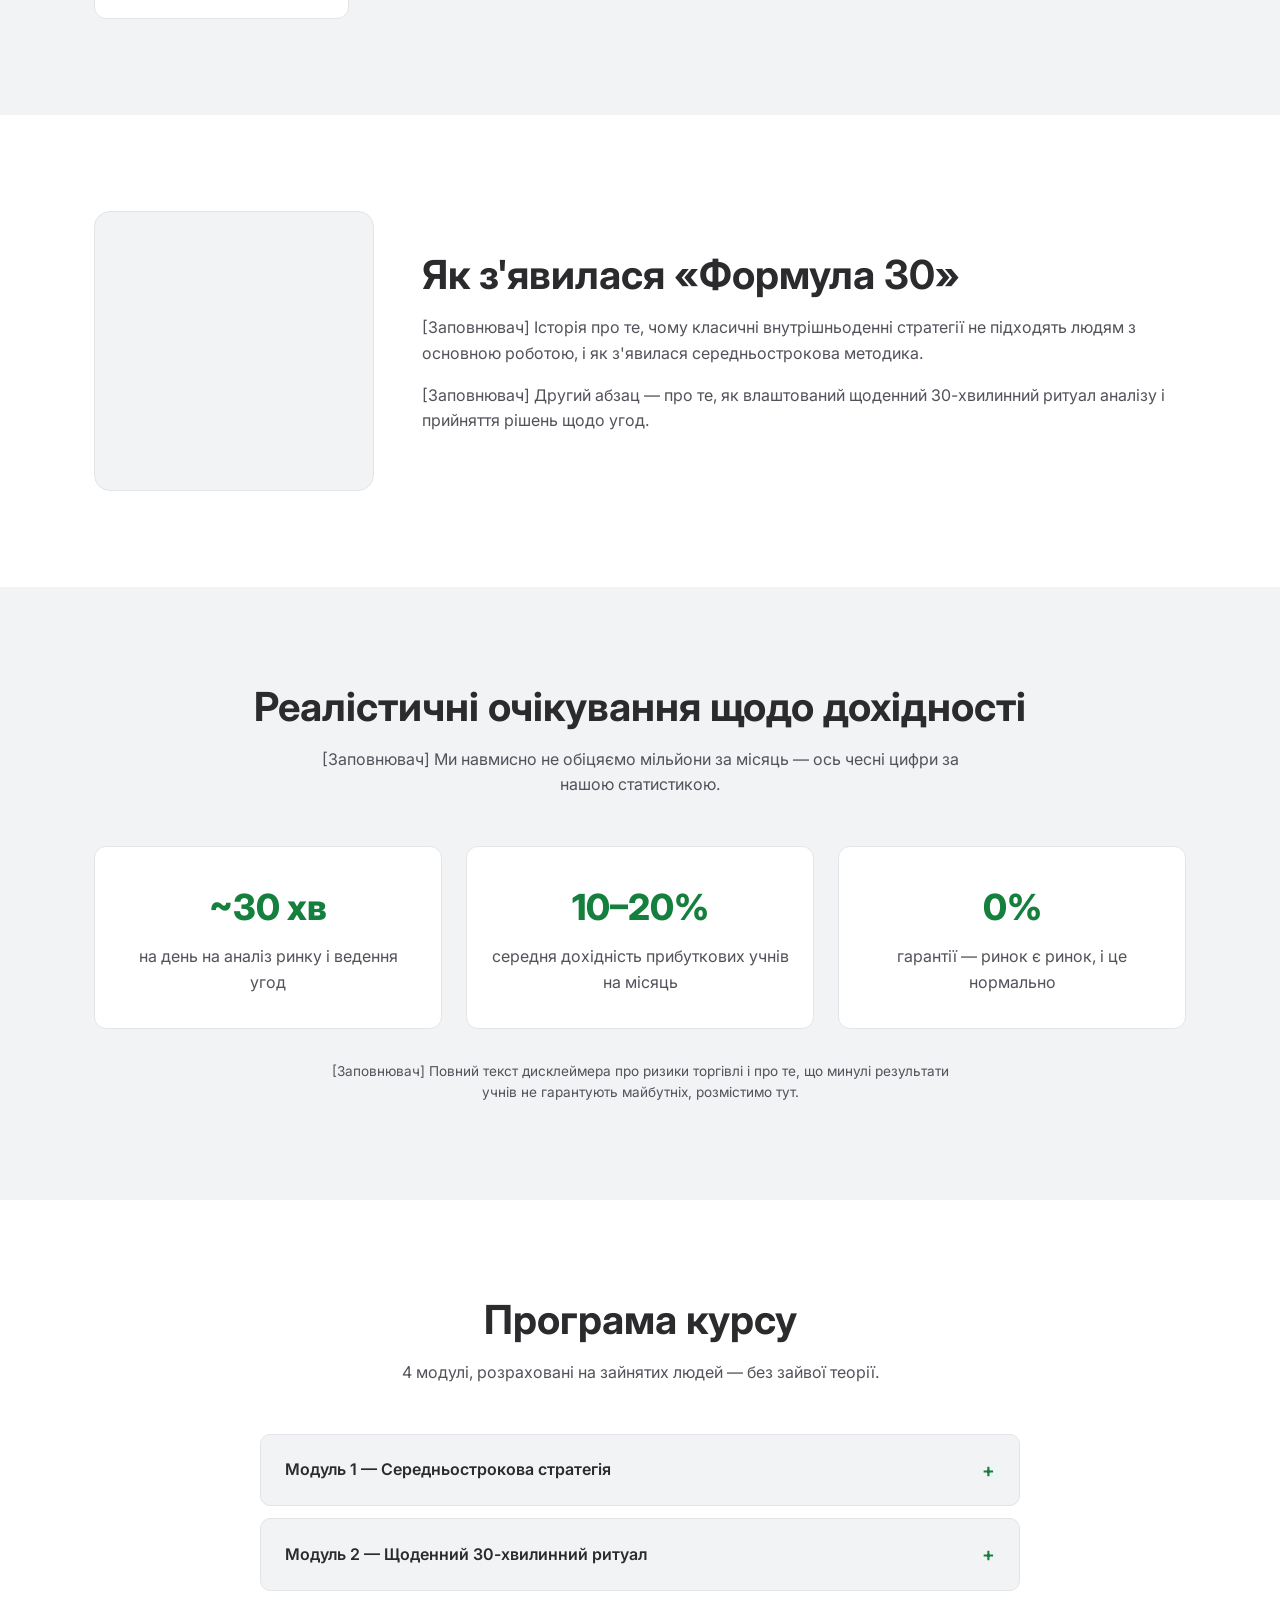
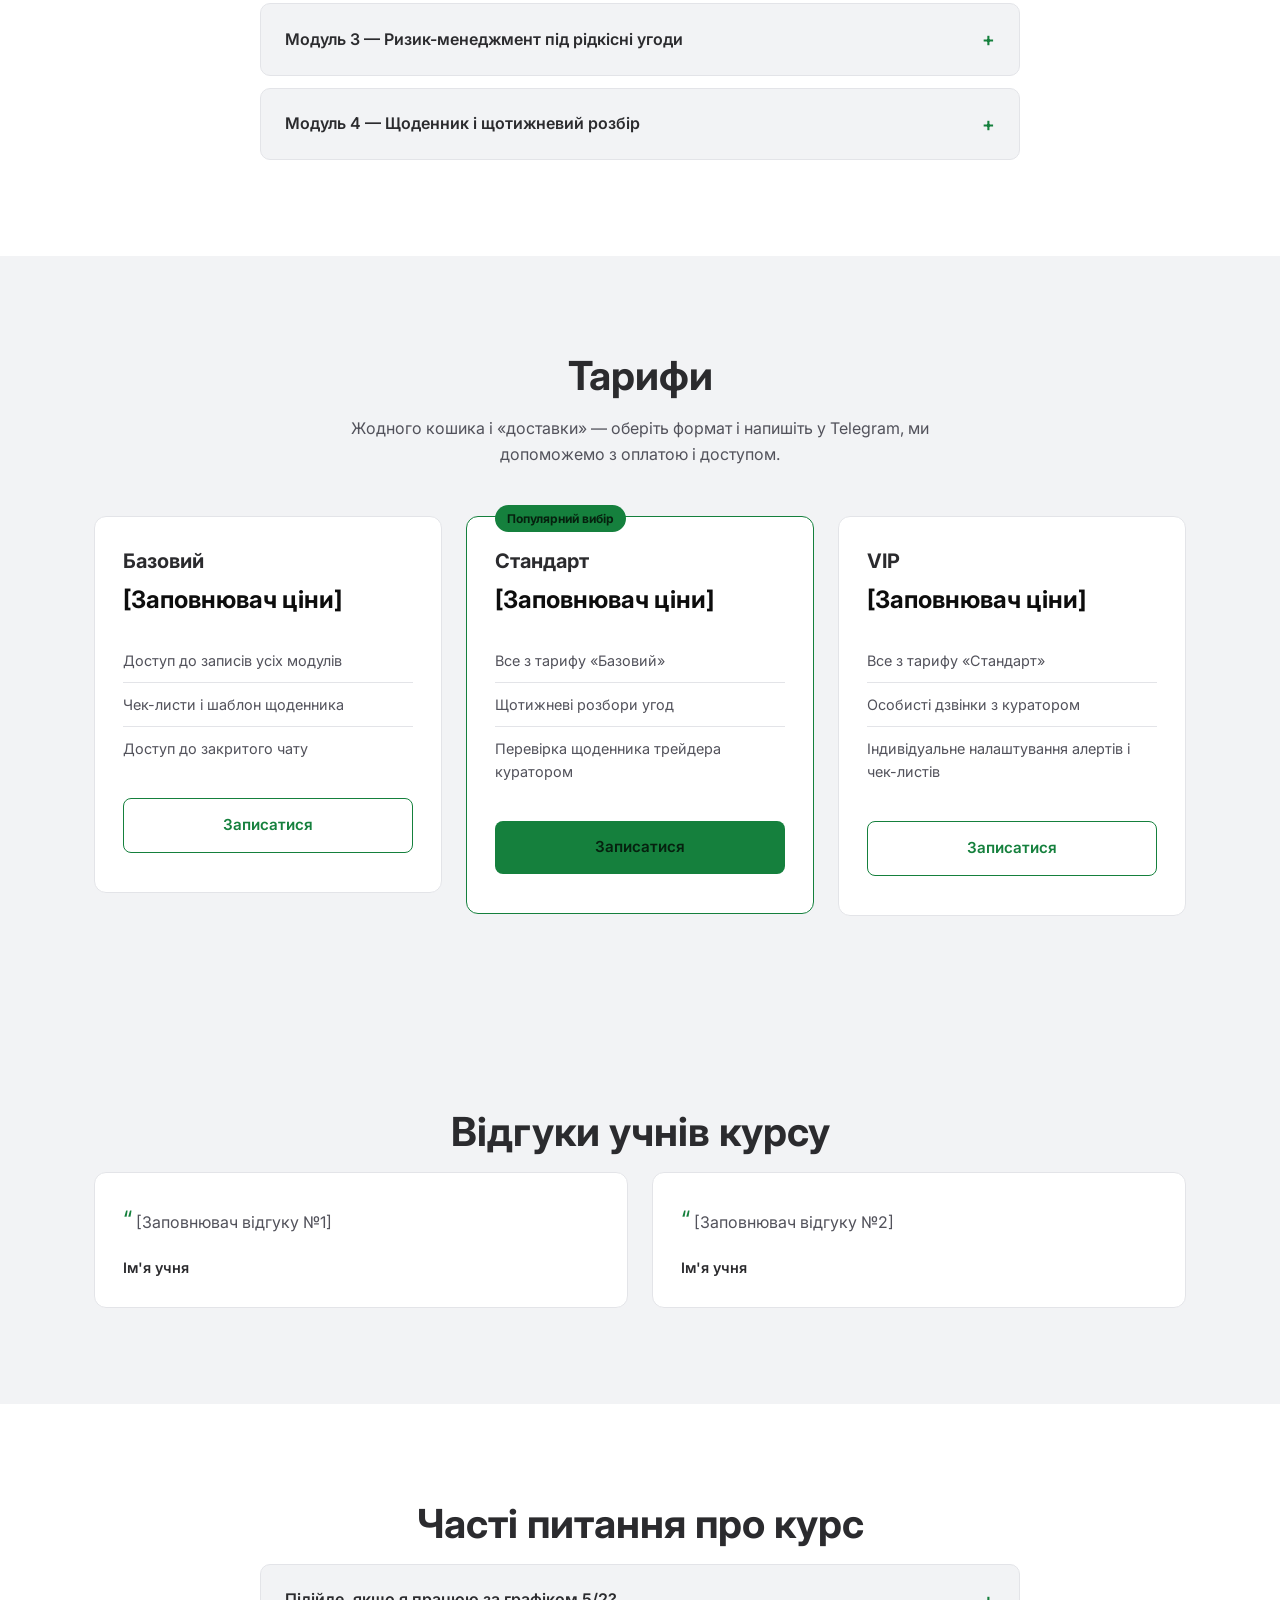
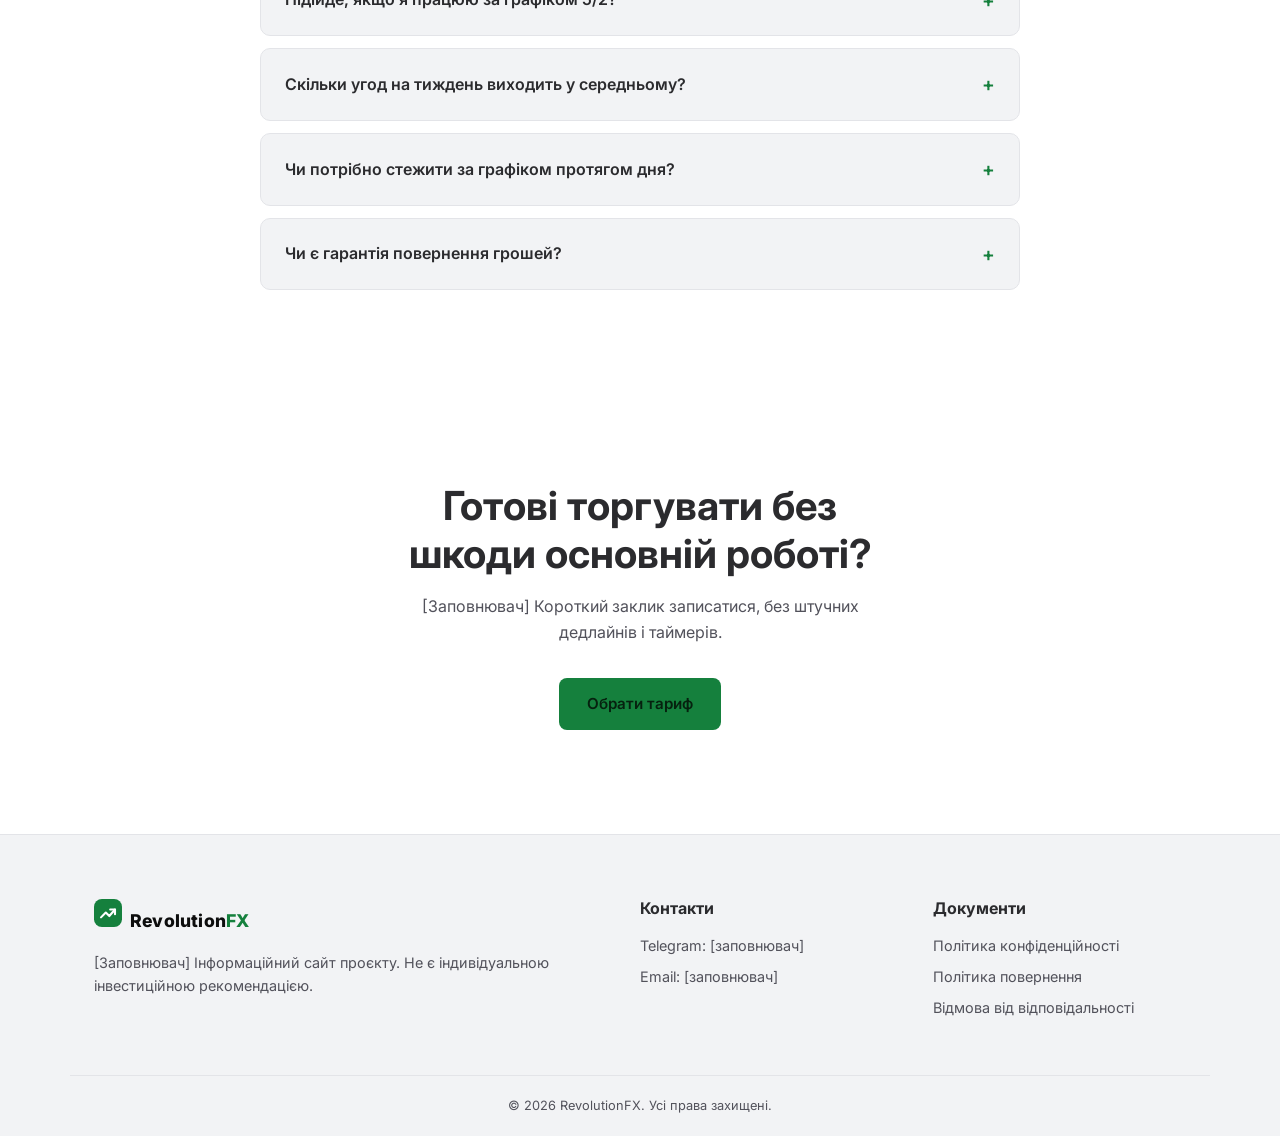
<file: uk/formula30.html>
<!DOCTYPE html>
<html lang="uk">
<head>
  <meta charset="UTF-8">
  <meta name="viewport" content="width=device-width, initial-scale=1.0, viewport-fit=cover">
  <title>Трейдинг для зайнятих — 30 хвилин на день | RevolutionFX</title>
  <script>
    (function () {
      var saved = localStorage.getItem('theme');
      var theme = saved || (window.matchMedia('(prefers-color-scheme: light)').matches ? 'light' : 'dark');
      document.documentElement.setAttribute('data-theme', theme);
    })();
  </script>
  <link rel="preconnect" href="https://fonts.googleapis.com">
  <link rel="preconnect" href="https://fonts.gstatic.com" crossorigin>
  <link href="https://fonts.googleapis.com/css2?family=Inter:wght@400;600;700;800&display=swap" rel="stylesheet">
  <link rel="stylesheet" href="../css/style.css">
</head>
<body>

  <header class="site-header">
    <div class="container header__inner">
      <a href="index.html" class="logo"><svg class="logo__icon" viewBox="0 0 32 32" aria-hidden="true"><rect width="32" height="32" rx="9" fill="var(--color-green)"></rect><path d="M8 21L13.5 15.5L17.5 19.5L24 12" stroke="#fff" stroke-width="2.4" stroke-linecap="round" stroke-linejoin="round" fill="none"></path><path d="M18.5 12H24V17.5" stroke="#fff" stroke-width="2.4" stroke-linecap="round" stroke-linejoin="round" fill="none"></path></svg>Revolution<span>FX</span></a>

      <nav class="nav">
        <ul class="nav__list">
          <li><a href="index.html#courses">Курси</a></li>
          <li><a href="index.html#guides">PDF-гайди</a></li>
          <li><a href="index.html#about">Про Максима</a></li>
          <li><a href="index.html#reviews">Відгуки</a></li>
          <li><a href="index.html#faq">FAQ</a></li>
          <li><a href="index.html#contacts">Контакти</a></li>
        </ul>
      </nav>

      <button class="theme-toggle" id="themeToggle" aria-label="Перемкнути тему">
        <svg class="theme-toggle__icon theme-toggle__icon--sun" viewBox="0 0 24 24" fill="none" stroke="currentColor" stroke-width="2" stroke-linecap="round">
          <circle cx="12" cy="12" r="4"></circle>
          <path d="M12 2v2M12 20v2M4.93 4.93l1.41 1.41M17.66 17.66l1.41 1.41M2 12h2M20 12h2M6.34 17.66l-1.41 1.41M19.07 4.93l-1.41 1.41"></path>
        </svg>
        <svg class="theme-toggle__icon theme-toggle__icon--moon" viewBox="0 0 24 24" fill="none" stroke="currentColor" stroke-width="2" stroke-linecap="round" stroke-linejoin="round">
          <path d="M21 12.79A9 9 0 1 1 11.21 3 7 7 0 0 0 21 12.79z"></path>
        </svg>
      </button>

      <button class="lang-switch is-uk" id="langSwitch" data-target="../formula30.html" aria-label="Перемкнути мову на російську">
        <span class="lang-switch__option lang-switch__option--ru">RU</span>
        <span class="lang-switch__option lang-switch__option--uk">UA</span>
        <span class="lang-switch__thumb"></span>
      </button>

      <a href="#" class="btn btn--primary btn--small">Написати в Telegram</a>

      <button class="burger" id="burgerBtn" aria-label="Відкрити меню" aria-expanded="false">
        <span></span><span></span><span></span>
      </button>
    </div>
  </header>

  <main>

    <!-- COURSE HERO -->
    <section class="course-hero">
      <div class="container course-hero__inner">
        <a href="index.html" class="course-hero__back">← Всі курси</a>
        <span class="badge">Для зайнятих · 30 хвилин на день</span>
        <h1>Торгуй по 30 хвилин на день, не кидаючи основну роботу</h1>
        <p class="course-hero__subtitle">
          [Заповнювач] Курс середньострокової торгівлі для тих, у кого немає
          можливості весь день стежити за графіками. Розбираємо стратегію, де
          рішення щодо угод приймаються один раз на день — без стеження за кожною свічкою.
        </p>
        <div class="course-hero__actions">
          <a href="#pricing" class="btn btn--primary">Тарифи і запис</a>
          <a href="#curriculum" class="btn btn--outline">Дивитися програму</a>
        </div>
        <ul class="course-hero__meta">
          <li><strong>8 тижнів</strong><span>формат навчання</span></li>
          <li><strong>~30 хв/день</strong><span>витрати часу</span></li>
          <li><strong>Forex</strong><span>ринок</span></li>
        </ul>
      </div>
    </section>

    <!-- RISK DISCLAIMER -->
    <section class="risk-strip">
      <div class="container">
        <p>
          ⚠ [Заповнювач] Менше часу біля графіка не означає менше ризику.
          Торгівля на Forex пов'язана з ризиком втрати капіталу незалежно від
          того, скільки часу на день ви їй приділяєте.
        </p>
      </div>
    </section>

    <!-- PROBLEMS -->
    <section class="problems">
      <div class="container">
        <h2 class="section-title">Що заважає торгувати, коли є основна робота</h2>
        <p class="section-subtitle">[Заповнювач] Короткий опис частих причин, чому зайнятим людям трейдинг здається недоступним.</p>

        <div class="problems__grid">
          <article class="problem-card">
            <span class="problem-card__num">01</span>
            <h3>Немає часу на аналіз</h3>
            <p>[Заповнювач] Здається, що для трейдингу потрібно сидіти біля монітора годинами.</p>
          </article>
          <article class="problem-card">
            <span class="problem-card__num">02</span>
            <h3>Пропущені точки входу</h3>
            <p>[Заповнювач] Поки був на роботі, угода, яку планував, уже пройшла.</p>
          </article>
          <article class="problem-card">
            <span class="problem-card__num">03</span>
            <h3>Щоденник трейдера</h3>
            <p>[Заповнювач] Після робочого дня на ведення щоденника не залишається сил.</p>
          </article>
          <article class="problem-card">
            <span class="problem-card__num">04</span>
            <h3>Ризик-менеджмент</h3>
            <p>[Заповнювач] Без чіткого плану ризик на угоду визначається на емоціях.</p>
          </article>
          <article class="problem-card">
            <span class="problem-card__num">05</span>
            <h3>Психологія після роботи</h3>
            <p>[Заповнювач] Втомлений розум приймає рішення щодо угод гірше, ніж свіжий.</p>
          </article>
        </div>
      </div>
    </section>

    <!-- STORY -->
    <section class="story">
      <div class="container story__inner">
        <div class="story__photo" aria-hidden="true"></div>
        <div class="story__text">
          <h2 class="section-title">Як з'явилася «Формула 30»</h2>
          <p>[Заповнювач] Історія про те, чому класичні внутрішньоденні стратегії не
          підходять людям з основною роботою, і як з'явилася середньострокова методика.</p>
          <p>[Заповнювач] Другий абзац — про те, як влаштований щоденний 30-хвилинний
          ритуал аналізу і прийняття рішень щодо угод.</p>
        </div>
      </div>
    </section>

    <!-- REALISTIC EXPECTATIONS -->
    <section class="stats">
      <div class="container">
        <h2 class="section-title">Реалістичні очікування щодо дохідності</h2>
        <p class="section-subtitle">[Заповнювач] Ми навмисно не обіцяємо мільйони за місяць — ось чесні цифри за нашою статистикою.</p>

        <div class="stats__grid">
          <div class="stat-card">
            <span class="stat-card__value">~30 хв</span>
            <p>на день на аналіз ринку і ведення угод</p>
          </div>
          <div class="stat-card">
            <span class="stat-card__value">10–20%</span>
            <p>середня дохідність прибуткових учнів на місяць</p>
          </div>
          <div class="stat-card">
            <span class="stat-card__value">0%</span>
            <p>гарантії — ринок є ринок, і це нормально</p>
          </div>
        </div>

        <p class="stats__disclaimer">
          [Заповнювач] Повний текст дисклеймера про ризики торгівлі і про те, що
          минулі результати учнів не гарантують майбутніх, розмістимо тут.
        </p>
      </div>
    </section>

    <!-- CURRICULUM -->
    <section id="curriculum" class="curriculum">
      <div class="container">
        <h2 class="section-title">Програма курсу</h2>
        <p class="section-subtitle">4 модулі, розраховані на зайнятих людей — без зайвої теорії.</p>

        <div class="accordion-group">

          <div class="accordion-item accordion-item--lg">
            <button class="accordion-item__question">
              Модуль 1 — Середньострокова стратегія
              <span class="accordion-item__icon">+</span>
            </button>
            <div class="accordion-item__answer">
              <ul>
                <li>[Заповнювач] Логіка середньострокових угод замість внутрішньоденних</li>
                <li>[Заповнювач] Як шукати точки входу за один перегляд графіка на день</li>
              </ul>
            </div>
          </div>

          <div class="accordion-item accordion-item--lg">
            <button class="accordion-item__question">
              Модуль 2 — Щоденний 30-хвилинний ритуал
              <span class="accordion-item__icon">+</span>
            </button>
            <div class="accordion-item__answer">
              <ul>
                <li>[Заповнювач] Чек-лист аналізу ринку на 30 хвилин</li>
                <li>[Заповнювач] Налаштування алертів, щоб не стежити за графіком весь день</li>
              </ul>
            </div>
          </div>

          <div class="accordion-item accordion-item--lg">
            <button class="accordion-item__question">
              Модуль 3 — Ризик-менеджмент під рідкісні угоди
              <span class="accordion-item__icon">+</span>
            </button>
            <div class="accordion-item__answer">
              <ul>
                <li>[Заповнювач] Розрахунок ризику, коли угод на тиждень небагато</li>
                <li>[Заповнювач] Правила виходу з угоди без постійного контролю</li>
              </ul>
            </div>
          </div>

          <div class="accordion-item accordion-item--lg">
            <button class="accordion-item__question">
              Модуль 4 — Щоденник і щотижневий розбір
              <span class="accordion-item__icon">+</span>
            </button>
            <div class="accordion-item__answer">
              <ul>
                <li>[Заповнювач] Короткий формат щоденника трейдера на 5 хвилин</li>
                <li>[Заповнювач] Щотижневий розбір угод з куратором</li>
              </ul>
            </div>
          </div>

        </div>
      </div>
    </section>

    <!-- PRICING -->
    <section id="pricing" class="pricing">
      <div class="container">
        <h2 class="section-title">Тарифи</h2>
        <p class="section-subtitle">Жодного кошика і «доставки» — оберіть формат і напишіть у Telegram, ми допоможемо з оплатою і доступом.</p>

        <div class="pricing__grid">
          <article class="pricing-card">
            <h3>Базовий</h3>
            <p class="pricing-card__price">[Заповнювач ціни]</p>
            <ul class="pricing-card__features">
              <li>Доступ до записів усіх модулів</li>
              <li>Чек-листи і шаблон щоденника</li>
              <li>Доступ до закритого чату</li>
            </ul>
            <a href="#" class="btn btn--outline">Записатися</a>
          </article>

          <article class="pricing-card pricing-card--featured">
            <span class="pricing-card__badge">Популярний вибір</span>
            <h3>Стандарт</h3>
            <p class="pricing-card__price">[Заповнювач ціни]</p>
            <ul class="pricing-card__features">
              <li>Все з тарифу «Базовий»</li>
              <li>Щотижневі розбори угод</li>
              <li>Перевірка щоденника трейдера куратором</li>
            </ul>
            <a href="#" class="btn btn--primary">Записатися</a>
          </article>

          <article class="pricing-card">
            <h3>VIP</h3>
            <p class="pricing-card__price">[Заповнювач ціни]</p>
            <ul class="pricing-card__features">
              <li>Все з тарифу «Стандарт»</li>
              <li>Особисті дзвінки з куратором</li>
              <li>Індивідуальне налаштування алертів і чек-листів</li>
            </ul>
            <a href="#" class="btn btn--outline">Записатися</a>
          </article>
        </div>
      </div>
    </section>

    <!-- REVIEWS -->
    <section class="reviews">
      <div class="container">
        <h2 class="section-title">Відгуки учнів курсу</h2>
        <div class="reviews__grid">
          <div class="review-card">
            <p class="review-card__text">[Заповнювач відгуку №1]</p>
            <p class="review-card__author">Ім'я учня</p>
          </div>
          <div class="review-card">
            <p class="review-card__text">[Заповнювач відгуку №2]</p>
            <p class="review-card__author">Ім'я учня</p>
          </div>
        </div>
      </div>
    </section>

    <!-- FAQ -->
    <section class="faq">
      <div class="container">
        <h2 class="section-title">Часті питання про курс</h2>
        <div class="accordion-group">

          <div class="accordion-item">
            <button class="accordion-item__question">
              Підійде, якщо я працюю за графіком 5/2?
              <span class="accordion-item__icon">+</span>
            </button>
            <div class="accordion-item__answer">
              <p>[Заповнювач відповіді]</p>
            </div>
          </div>

          <div class="accordion-item">
            <button class="accordion-item__question">
              Скільки угод на тиждень виходить у середньому?
              <span class="accordion-item__icon">+</span>
            </button>
            <div class="accordion-item__answer">
              <p>[Заповнювач відповіді]</p>
            </div>
          </div>

          <div class="accordion-item">
            <button class="accordion-item__question">
              Чи потрібно стежити за графіком протягом дня?
              <span class="accordion-item__icon">+</span>
            </button>
            <div class="accordion-item__answer">
              <p>[Заповнювач відповіді]</p>
            </div>
          </div>

          <div class="accordion-item">
            <button class="accordion-item__question">
              Чи є гарантія повернення грошей?
              <span class="accordion-item__icon">+</span>
            </button>
            <div class="accordion-item__answer">
              <p>[Заповнювач відповіді]</p>
            </div>
          </div>

        </div>
      </div>
    </section>

    <!-- FINAL CTA -->
    <section class="final-cta">
      <div class="container final-cta__inner">
        <h2>Готові торгувати без шкоди основній роботі?</h2>
        <p>[Заповнювач] Короткий заклик записатися, без штучних дедлайнів і таймерів.</p>
        <a href="#pricing" class="btn btn--primary">Обрати тариф</a>
      </div>
    </section>

  </main>

  <footer id="contacts" class="site-footer">
    <div class="container footer__inner">
      <div class="footer__col">
        <a href="index.html" class="logo logo--footer"><svg class="logo__icon" viewBox="0 0 32 32" aria-hidden="true"><rect width="32" height="32" rx="9" fill="var(--color-green)"></rect><path d="M8 21L13.5 15.5L17.5 19.5L24 12" stroke="#fff" stroke-width="2.4" stroke-linecap="round" stroke-linejoin="round" fill="none"></path><path d="M18.5 12H24V17.5" stroke="#fff" stroke-width="2.4" stroke-linecap="round" stroke-linejoin="round" fill="none"></path></svg>Revolution<span>FX</span></a>
        <p>[Заповнювач] Інформаційний сайт проєкту. Не є індивідуальною інвестиційною рекомендацією.</p>
      </div>

      <div class="footer__col">
        <h4>Контакти</h4>
        <p>Telegram: <a href="#">[заповнювач]</a></p>
        <p>Email: <a href="#">[заповнювач]</a></p>
      </div>

      <div class="footer__col">
        <h4>Документи</h4>
        <p><a href="#">Політика конфіденційності</a></p>
        <p><a href="#">Політика повернення</a></p>
        <p><a href="#">Відмова від відповідальності</a></p>
      </div>
    </div>

    <div class="container footer__bottom">
      <p>© 2026 RevolutionFX. Усі права захищені.</p>
    </div>
  </footer>

  <button class="scroll-top" id="scrollTopBtn" aria-label="Догори">
    <svg viewBox="0 0 24 24" fill="none" stroke="currentColor" stroke-width="2" stroke-linecap="round" stroke-linejoin="round">
      <path d="M12 19V5M5 12l7-7 7 7"></path>
    </svg>
  </button>

  <script src="../js/script.js"></script>
</body>
</html>
</file>
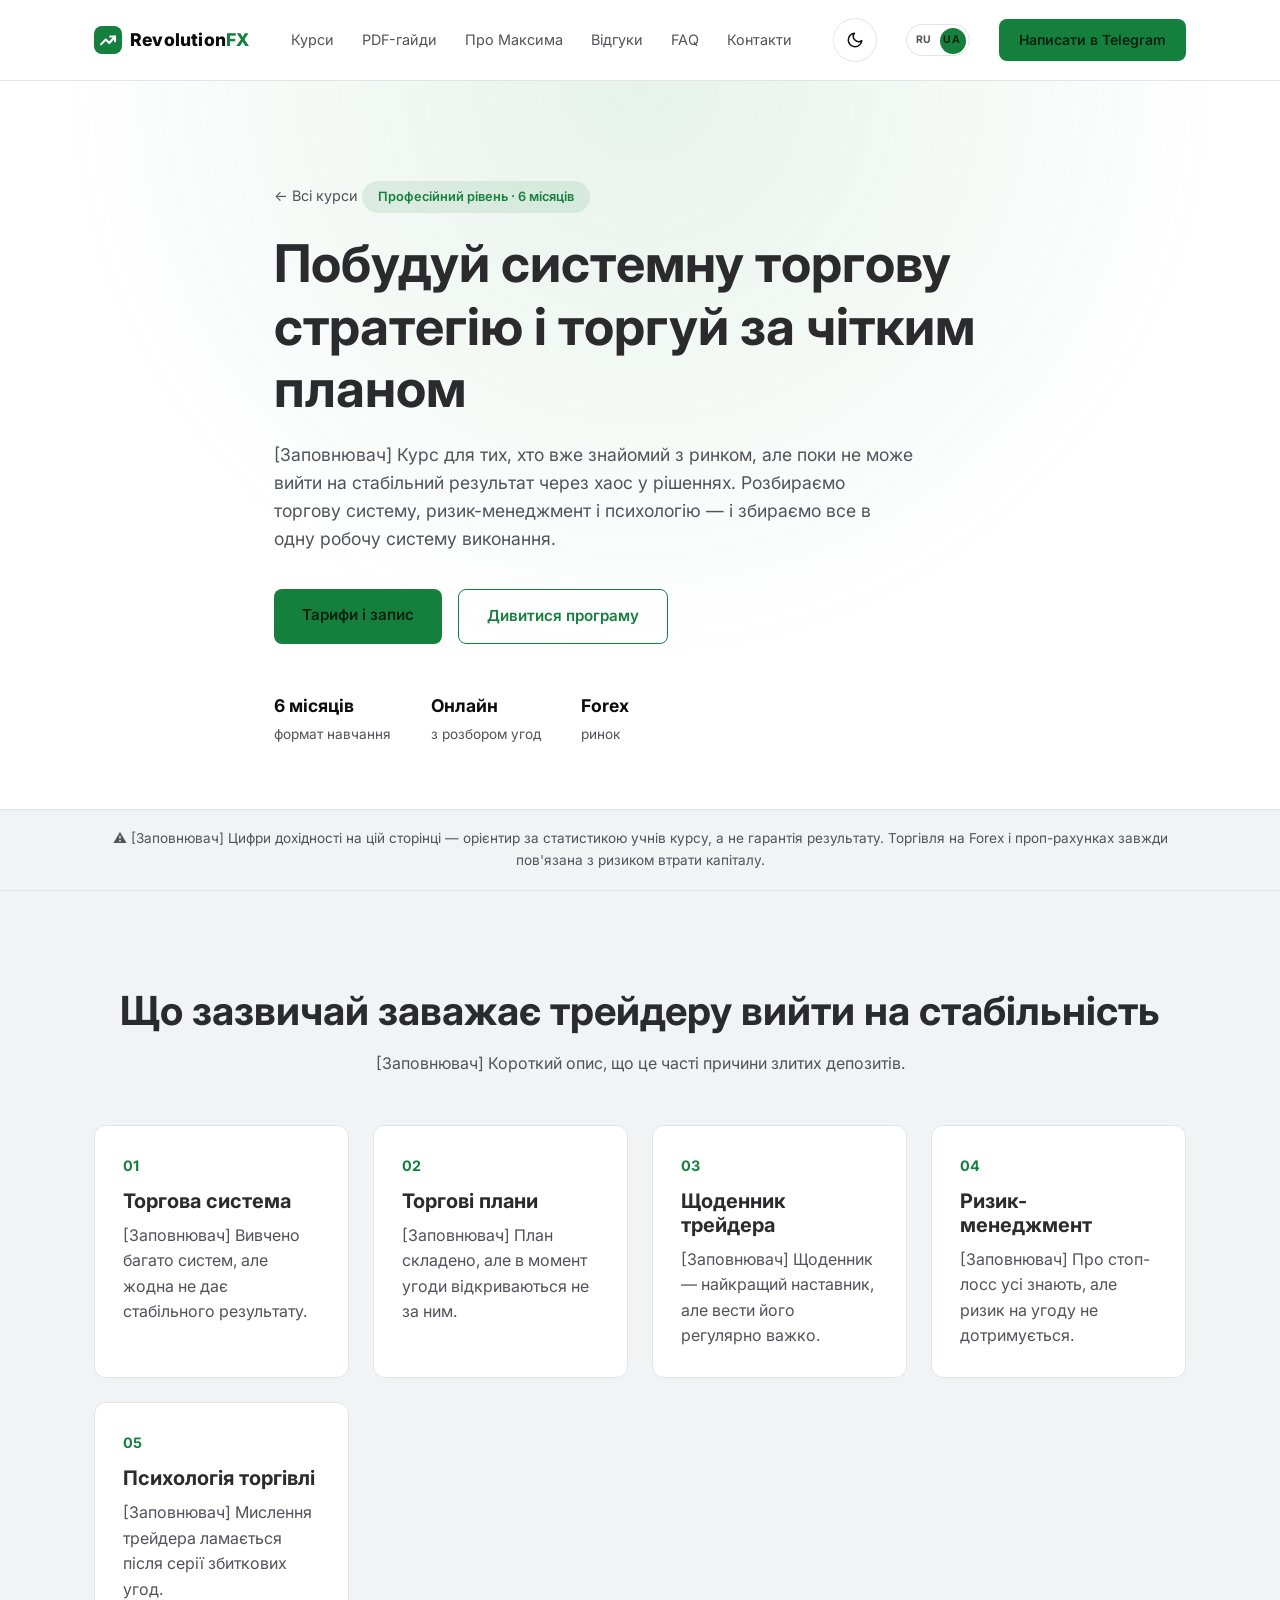
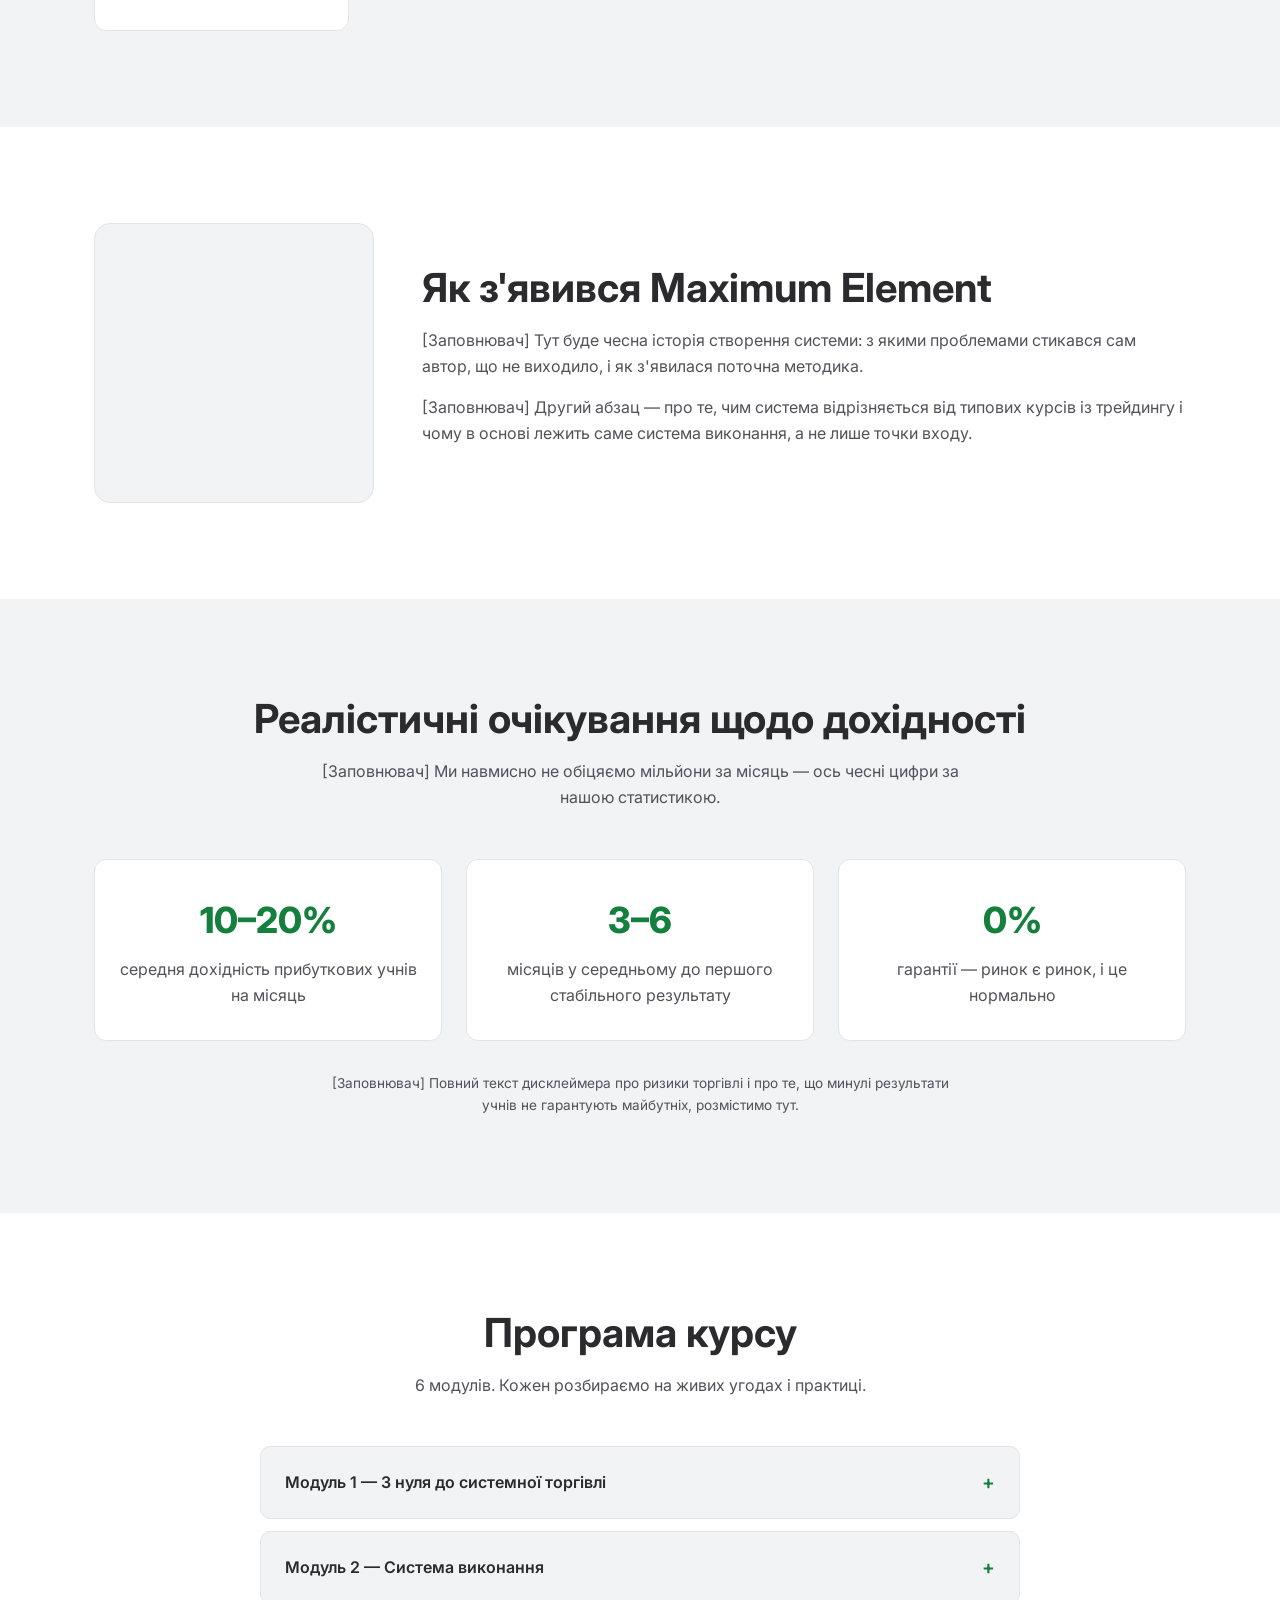
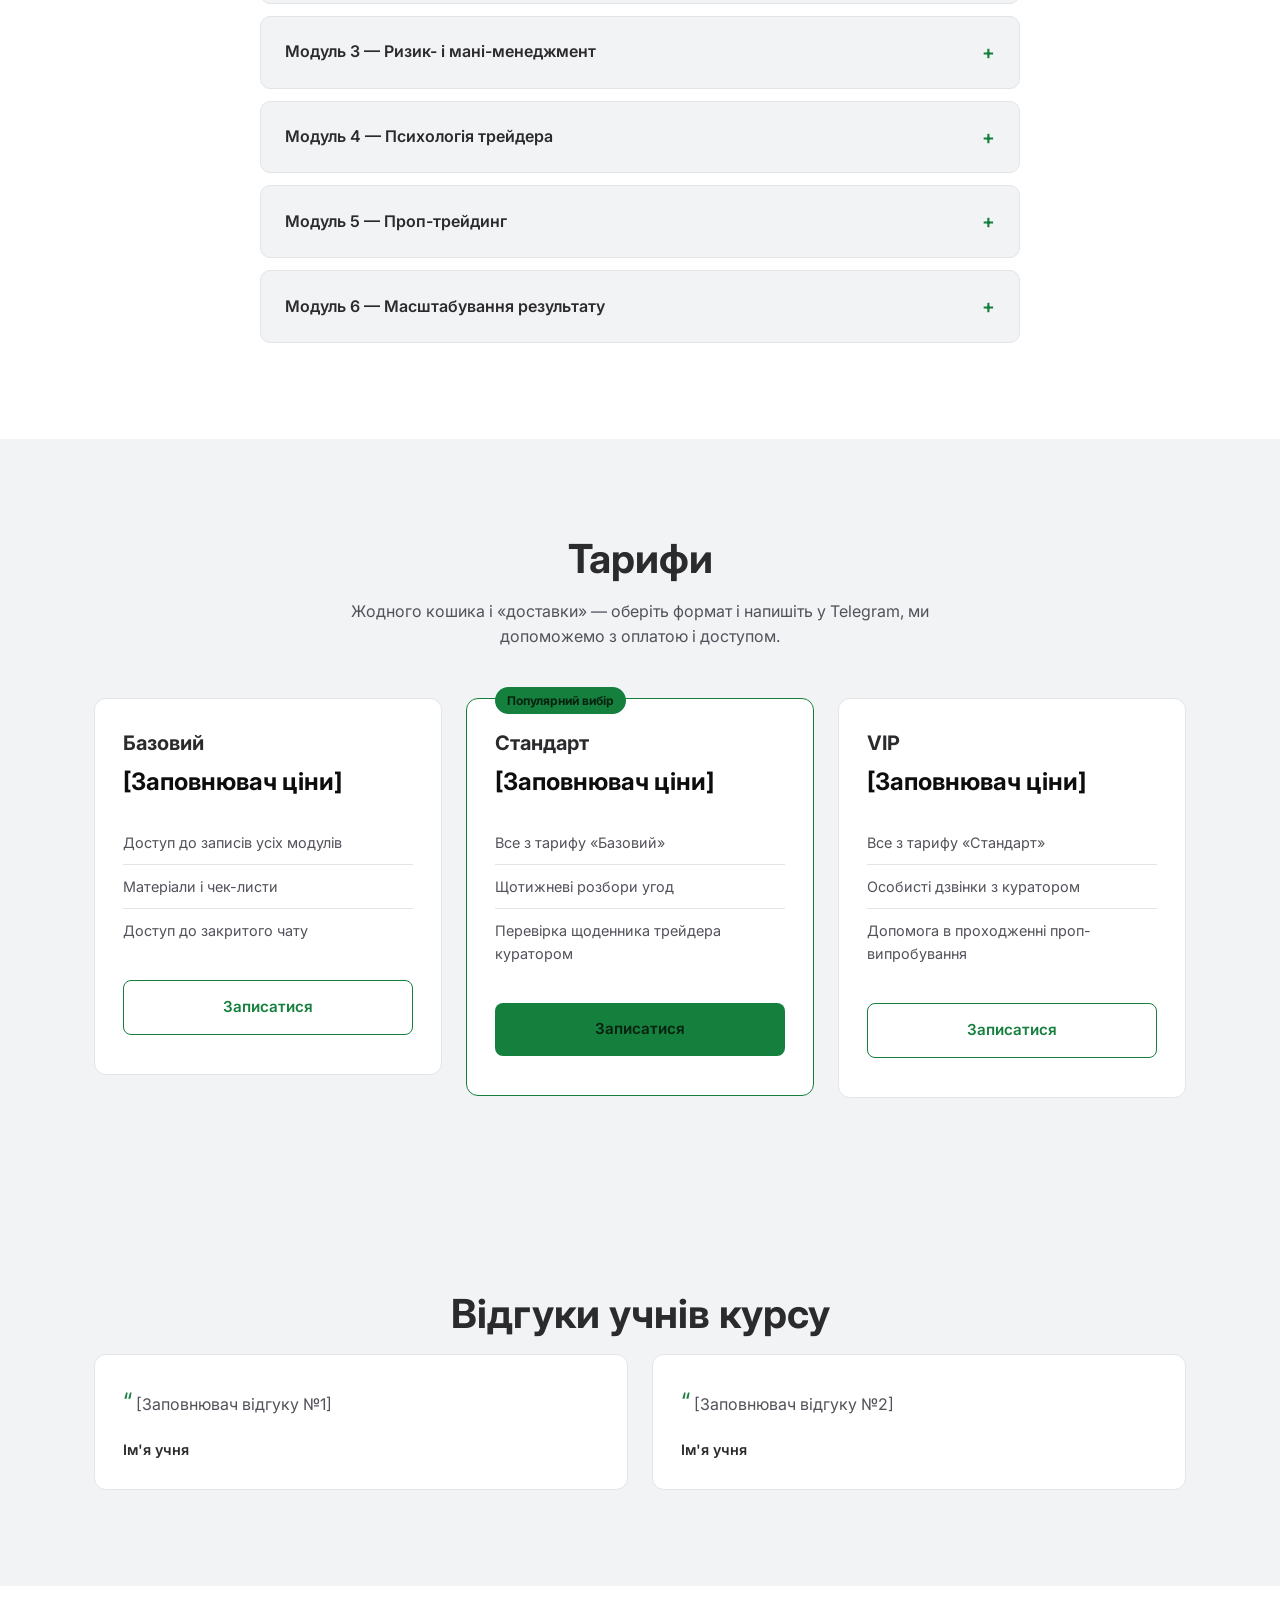
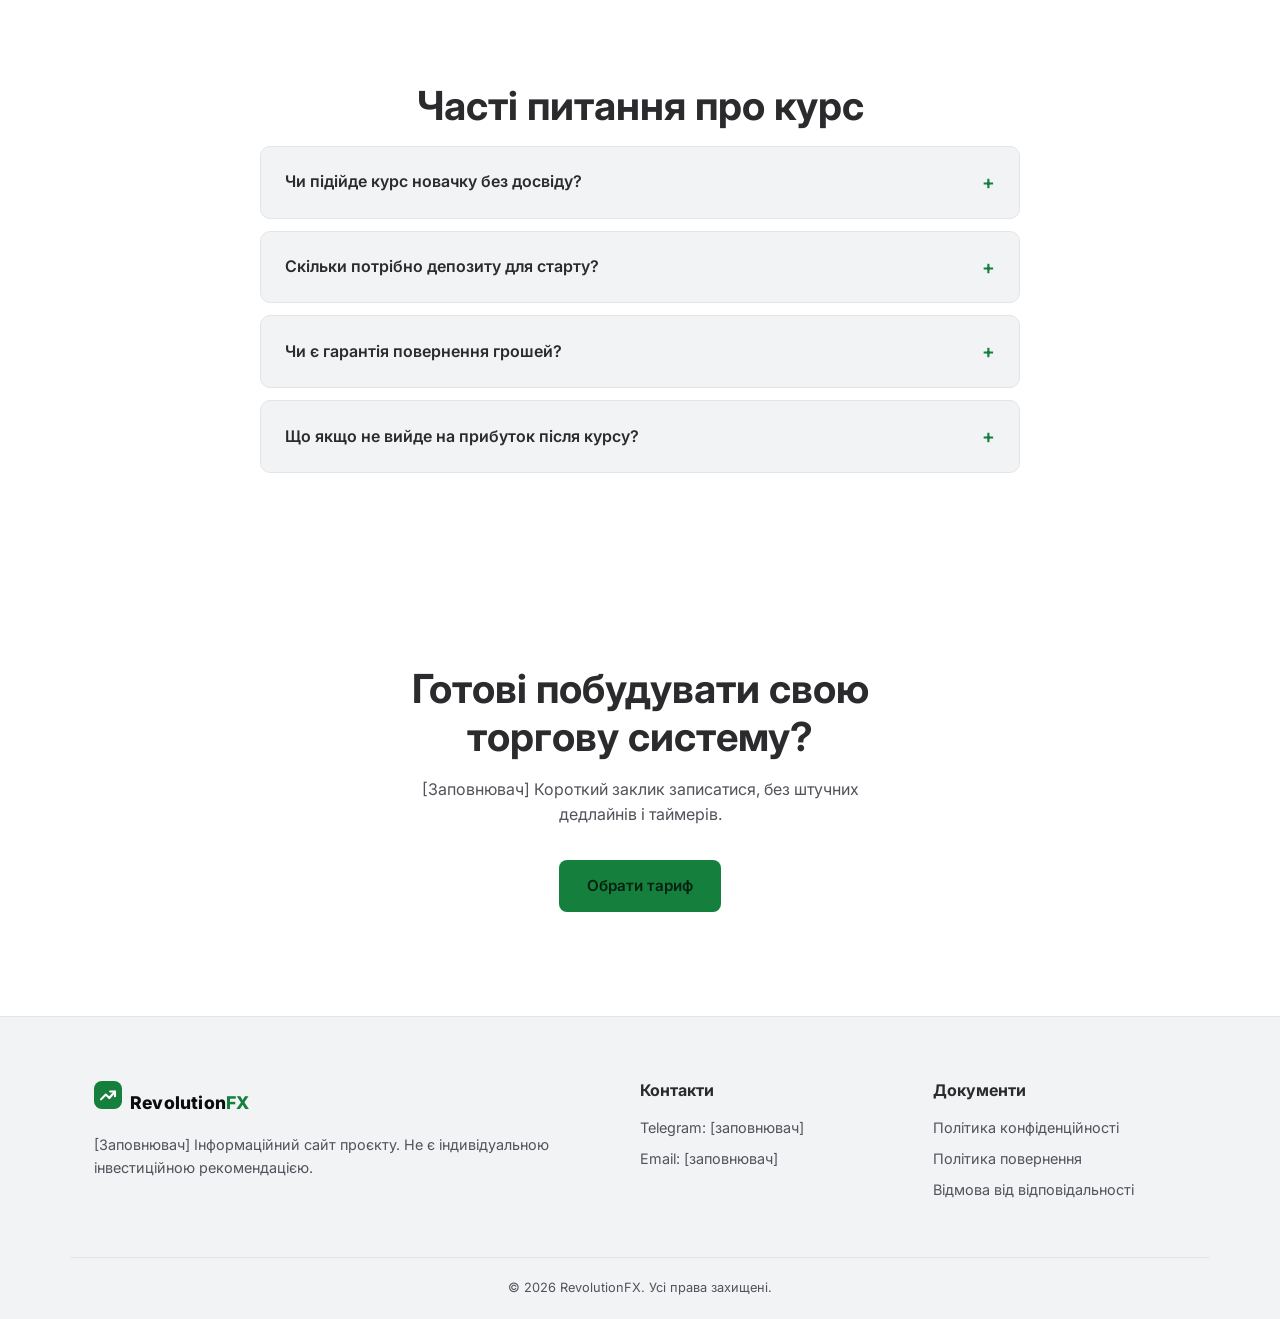
<file: uk/max-element.html>
<!DOCTYPE html>
<html lang="uk">
<head>
  <meta charset="UTF-8">
  <meta name="viewport" content="width=device-width, initial-scale=1.0, viewport-fit=cover">
  <title>Maximum Element — курс із системного трейдингу | RevolutionFX</title>
  <script>
    (function () {
      var saved = localStorage.getItem('theme');
      var theme = saved || (window.matchMedia('(prefers-color-scheme: light)').matches ? 'light' : 'dark');
      document.documentElement.setAttribute('data-theme', theme);
    })();
  </script>
  <link rel="preconnect" href="https://fonts.googleapis.com">
  <link rel="preconnect" href="https://fonts.gstatic.com" crossorigin>
  <link href="https://fonts.googleapis.com/css2?family=Inter:wght@400;600;700;800&display=swap" rel="stylesheet">
  <link rel="stylesheet" href="../css/style.css">
</head>
<body>

  <header class="site-header">
    <div class="container header__inner">
      <a href="index.html" class="logo"><svg class="logo__icon" viewBox="0 0 32 32" aria-hidden="true"><rect width="32" height="32" rx="9" fill="var(--color-green)"></rect><path d="M8 21L13.5 15.5L17.5 19.5L24 12" stroke="#fff" stroke-width="2.4" stroke-linecap="round" stroke-linejoin="round" fill="none"></path><path d="M18.5 12H24V17.5" stroke="#fff" stroke-width="2.4" stroke-linecap="round" stroke-linejoin="round" fill="none"></path></svg>Revolution<span>FX</span></a>

      <nav class="nav">
        <ul class="nav__list">
          <li><a href="index.html#courses">Курси</a></li>
          <li><a href="index.html#guides">PDF-гайди</a></li>
          <li><a href="index.html#about">Про Максима</a></li>
          <li><a href="index.html#reviews">Відгуки</a></li>
          <li><a href="index.html#faq">FAQ</a></li>
          <li><a href="index.html#contacts">Контакти</a></li>
        </ul>
      </nav>

      <button class="theme-toggle" id="themeToggle" aria-label="Перемкнути тему">
        <svg class="theme-toggle__icon theme-toggle__icon--sun" viewBox="0 0 24 24" fill="none" stroke="currentColor" stroke-width="2" stroke-linecap="round">
          <circle cx="12" cy="12" r="4"></circle>
          <path d="M12 2v2M12 20v2M4.93 4.93l1.41 1.41M17.66 17.66l1.41 1.41M2 12h2M20 12h2M6.34 17.66l-1.41 1.41M19.07 4.93l-1.41 1.41"></path>
        </svg>
        <svg class="theme-toggle__icon theme-toggle__icon--moon" viewBox="0 0 24 24" fill="none" stroke="currentColor" stroke-width="2" stroke-linecap="round" stroke-linejoin="round">
          <path d="M21 12.79A9 9 0 1 1 11.21 3 7 7 0 0 0 21 12.79z"></path>
        </svg>
      </button>

      <button class="lang-switch is-uk" id="langSwitch" data-target="../max-element.html" aria-label="Перемкнути мову на російську">
        <span class="lang-switch__option lang-switch__option--ru">RU</span>
        <span class="lang-switch__option lang-switch__option--uk">UA</span>
        <span class="lang-switch__thumb"></span>
      </button>

      <a href="#" class="btn btn--primary btn--small">Написати в Telegram</a>

      <button class="burger" id="burgerBtn" aria-label="Відкрити меню" aria-expanded="false">
        <span></span><span></span><span></span>
      </button>
    </div>
  </header>

  <main>

    <!-- COURSE HERO -->
    <section class="course-hero">
      <div class="container course-hero__inner">
        <a href="index.html" class="course-hero__back">← Всі курси</a>
        <span class="badge">Професійний рівень · 6 місяців</span>
        <h1>Побудуй системну торгову стратегію і торгуй за чітким планом</h1>
        <p class="course-hero__subtitle">
          [Заповнювач] Курс для тих, хто вже знайомий з ринком, але поки не може
          вийти на стабільний результат через хаос у рішеннях. Розбираємо торгову
          систему, ризик-менеджмент і психологію — і збираємо все в одну робочу
          систему виконання.
        </p>
        <div class="course-hero__actions">
          <a href="#pricing" class="btn btn--primary">Тарифи і запис</a>
          <a href="#curriculum" class="btn btn--outline">Дивитися програму</a>
        </div>
        <ul class="course-hero__meta">
          <li><strong>6 місяців</strong><span>формат навчання</span></li>
          <li><strong>Онлайн</strong><span>з розбором угод</span></li>
          <li><strong>Forex</strong><span>ринок</span></li>
        </ul>
      </div>
    </section>

    <!-- RISK DISCLAIMER -->
    <section class="risk-strip">
      <div class="container">
        <p>
          ⚠ [Заповнювач] Цифри дохідності на цій сторінці — орієнтир за статистикою
          учнів курсу, а не гарантія результату. Торгівля на Forex і проп-рахунках
          завжди пов'язана з ризиком втрати капіталу.
        </p>
      </div>
    </section>

    <!-- PROBLEMS -->
    <section class="problems">
      <div class="container">
        <h2 class="section-title">Що зазвичай заважає трейдеру вийти на стабільність</h2>
        <p class="section-subtitle">[Заповнювач] Короткий опис, що це часті причини злитих депозитів.</p>

        <div class="problems__grid">
          <article class="problem-card">
            <span class="problem-card__num">01</span>
            <h3>Торгова система</h3>
            <p>[Заповнювач] Вивчено багато систем, але жодна не дає стабільного результату.</p>
          </article>
          <article class="problem-card">
            <span class="problem-card__num">02</span>
            <h3>Торгові плани</h3>
            <p>[Заповнювач] План складено, але в момент угоди відкриваються не за ним.</p>
          </article>
          <article class="problem-card">
            <span class="problem-card__num">03</span>
            <h3>Щоденник трейдера</h3>
            <p>[Заповнювач] Щоденник — найкращий наставник, але вести його регулярно важко.</p>
          </article>
          <article class="problem-card">
            <span class="problem-card__num">04</span>
            <h3>Ризик-менеджмент</h3>
            <p>[Заповнювач] Про стоп-лосс усі знають, але ризик на угоду не дотримується.</p>
          </article>
          <article class="problem-card">
            <span class="problem-card__num">05</span>
            <h3>Психологія торгівлі</h3>
            <p>[Заповнювач] Мислення трейдера ламається після серії збиткових угод.</p>
          </article>
        </div>
      </div>
    </section>

    <!-- STORY -->
    <section class="story">
      <div class="container story__inner">
        <div class="story__photo" aria-hidden="true"></div>
        <div class="story__text">
          <h2 class="section-title">Як з'явився Maximum Element</h2>
          <p>[Заповнювач] Тут буде чесна історія створення системи: з якими проблемами
          стикався сам автор, що не виходило, і як з'явилася поточна методика.</p>
          <p>[Заповнювач] Другий абзац — про те, чим система відрізняється від типових
          курсів із трейдингу і чому в основі лежить саме система виконання, а не
          лише точки входу.</p>
        </div>
      </div>
    </section>

    <!-- REALISTIC EXPECTATIONS -->
    <section class="stats">
      <div class="container">
        <h2 class="section-title">Реалістичні очікування щодо дохідності</h2>
        <p class="section-subtitle">[Заповнювач] Ми навмисно не обіцяємо мільйони за місяць — ось чесні цифри за нашою статистикою.</p>

        <div class="stats__grid">
          <div class="stat-card">
            <span class="stat-card__value">10–20%</span>
            <p>середня дохідність прибуткових учнів на місяць</p>
          </div>
          <div class="stat-card">
            <span class="stat-card__value">3–6</span>
            <p>місяців у середньому до першого стабільного результату</p>
          </div>
          <div class="stat-card">
            <span class="stat-card__value">0%</span>
            <p>гарантії — ринок є ринок, і це нормально</p>
          </div>
        </div>

        <p class="stats__disclaimer">
          [Заповнювач] Повний текст дисклеймера про ризики торгівлі і про те, що
          минулі результати учнів не гарантують майбутніх, розмістимо тут.
        </p>
      </div>
    </section>

    <!-- CURRICULUM -->
    <section id="curriculum" class="curriculum">
      <div class="container">
        <h2 class="section-title">Програма курсу</h2>
        <p class="section-subtitle">6 модулів. Кожен розбираємо на живих угодах і практиці.</p>

        <div class="accordion-group">

          <div class="accordion-item accordion-item--lg">
            <button class="accordion-item__question">
              Модуль 1 — З нуля до системної торгівлі
              <span class="accordion-item__icon">+</span>
            </button>
            <div class="accordion-item__answer">
              <ul>
                <li>[Заповнювач] Основа торгової системи Maximum Element</li>
                <li>[Заповнювач] Розбір графіка і визначення напрямку ринку</li>
                <li>[Заповнювач] Перші угоди під контролем куратора</li>
              </ul>
            </div>
          </div>

          <div class="accordion-item accordion-item--lg">
            <button class="accordion-item__question">
              Модуль 2 — Система виконання
              <span class="accordion-item__icon">+</span>
            </button>
            <div class="accordion-item__answer">
              <ul>
                <li>[Заповнювач] Алгоритм A-B-C-D-E</li>
                <li>[Заповнювач] Як не відхилятися від плану в момент угоди</li>
                <li>[Заповнювач] Ведення щоденника трейдера</li>
              </ul>
            </div>
          </div>

          <div class="accordion-item accordion-item--lg">
            <button class="accordion-item__question">
              Модуль 3 — Ризик- і мані-менеджмент
              <span class="accordion-item__icon">+</span>
            </button>
            <div class="accordion-item__answer">
              <ul>
                <li>[Заповнювач] Розрахунок ризику на угоду</li>
                <li>[Заповнювач] Співвідношення прибуток/ризик від 2:1 до 5:1</li>
                <li>[Заповнювач] Правила виходу з просадки</li>
              </ul>
            </div>
          </div>

          <div class="accordion-item accordion-item--lg">
            <button class="accordion-item__question">
              Модуль 4 — Психологія трейдера
              <span class="accordion-item__icon">+</span>
            </button>
            <div class="accordion-item__answer">
              <ul>
                <li>[Заповнювач] Робота з емоціями після збиткової серії</li>
                <li>[Заповнювач] Дисципліна виконання торгового плану</li>
              </ul>
            </div>
          </div>

          <div class="accordion-item accordion-item--lg">
            <button class="accordion-item__question">
              Модуль 5 — Проп-трейдинг
              <span class="accordion-item__icon">+</span>
            </button>
            <div class="accordion-item__answer">
              <ul>
                <li>[Заповнювач] Як проходити випробування проп-компаній</li>
                <li>[Заповнювач] Вибір проп-компанії та умов</li>
              </ul>
            </div>
          </div>

          <div class="accordion-item accordion-item--lg">
            <button class="accordion-item__question">
              Модуль 6 — Масштабування результату
              <span class="accordion-item__icon">+</span>
            </button>
            <div class="accordion-item__answer">
              <ul>
                <li>[Заповнювач] План роботи з проп-рахунками 6–12 місяців</li>
                <li>[Заповнювач] Виведення прибутку і подальший розвиток</li>
              </ul>
            </div>
          </div>

        </div>
      </div>
    </section>

    <!-- PRICING -->
    <section id="pricing" class="pricing">
      <div class="container">
        <h2 class="section-title">Тарифи</h2>
        <p class="section-subtitle">Жодного кошика і «доставки» — оберіть формат і напишіть у Telegram, ми допоможемо з оплатою і доступом.</p>

        <div class="pricing__grid">
          <article class="pricing-card">
            <h3>Базовий</h3>
            <p class="pricing-card__price">[Заповнювач ціни]</p>
            <ul class="pricing-card__features">
              <li>Доступ до записів усіх модулів</li>
              <li>Матеріали і чек-листи</li>
              <li>Доступ до закритого чату</li>
            </ul>
            <a href="#" class="btn btn--outline">Записатися</a>
          </article>

          <article class="pricing-card pricing-card--featured">
            <span class="pricing-card__badge">Популярний вибір</span>
            <h3>Стандарт</h3>
            <p class="pricing-card__price">[Заповнювач ціни]</p>
            <ul class="pricing-card__features">
              <li>Все з тарифу «Базовий»</li>
              <li>Щотижневі розбори угод</li>
              <li>Перевірка щоденника трейдера куратором</li>
            </ul>
            <a href="#" class="btn btn--primary">Записатися</a>
          </article>

          <article class="pricing-card">
            <h3>VIP</h3>
            <p class="pricing-card__price">[Заповнювач ціни]</p>
            <ul class="pricing-card__features">
              <li>Все з тарифу «Стандарт»</li>
              <li>Особисті дзвінки з куратором</li>
              <li>Допомога в проходженні проп-випробування</li>
            </ul>
            <a href="#" class="btn btn--outline">Записатися</a>
          </article>
        </div>
      </div>
    </section>

    <!-- REVIEWS -->
    <section class="reviews">
      <div class="container">
        <h2 class="section-title">Відгуки учнів курсу</h2>
        <div class="reviews__grid">
          <div class="review-card">
            <p class="review-card__text">[Заповнювач відгуку №1]</p>
            <p class="review-card__author">Ім'я учня</p>
          </div>
          <div class="review-card">
            <p class="review-card__text">[Заповнювач відгуку №2]</p>
            <p class="review-card__author">Ім'я учня</p>
          </div>
        </div>
      </div>
    </section>

    <!-- FAQ -->
    <section class="faq">
      <div class="container">
        <h2 class="section-title">Часті питання про курс</h2>
        <div class="accordion-group">

          <div class="accordion-item">
            <button class="accordion-item__question">
              Чи підійде курс новачку без досвіду?
              <span class="accordion-item__icon">+</span>
            </button>
            <div class="accordion-item__answer">
              <p>[Заповнювач відповіді]</p>
            </div>
          </div>

          <div class="accordion-item">
            <button class="accordion-item__question">
              Скільки потрібно депозиту для старту?
              <span class="accordion-item__icon">+</span>
            </button>
            <div class="accordion-item__answer">
              <p>[Заповнювач відповіді]</p>
            </div>
          </div>

          <div class="accordion-item">
            <button class="accordion-item__question">
              Чи є гарантія повернення грошей?
              <span class="accordion-item__icon">+</span>
            </button>
            <div class="accordion-item__answer">
              <p>[Заповнювач відповіді]</p>
            </div>
          </div>

          <div class="accordion-item">
            <button class="accordion-item__question">
              Що якщо не вийде на прибуток після курсу?
              <span class="accordion-item__icon">+</span>
            </button>
            <div class="accordion-item__answer">
              <p>[Заповнювач відповіді — чесно, без обіцянок гарантованого прибутку]</p>
            </div>
          </div>

        </div>
      </div>
    </section>

    <!-- FINAL CTA -->
    <section class="final-cta">
      <div class="container final-cta__inner">
        <h2>Готові побудувати свою торгову систему?</h2>
        <p>[Заповнювач] Короткий заклик записатися, без штучних дедлайнів і таймерів.</p>
        <a href="#pricing" class="btn btn--primary">Обрати тариф</a>
      </div>
    </section>

  </main>

  <footer id="contacts" class="site-footer">
    <div class="container footer__inner">
      <div class="footer__col">
        <a href="index.html" class="logo logo--footer"><svg class="logo__icon" viewBox="0 0 32 32" aria-hidden="true"><rect width="32" height="32" rx="9" fill="var(--color-green)"></rect><path d="M8 21L13.5 15.5L17.5 19.5L24 12" stroke="#fff" stroke-width="2.4" stroke-linecap="round" stroke-linejoin="round" fill="none"></path><path d="M18.5 12H24V17.5" stroke="#fff" stroke-width="2.4" stroke-linecap="round" stroke-linejoin="round" fill="none"></path></svg>Revolution<span>FX</span></a>
        <p>[Заповнювач] Інформаційний сайт проєкту. Не є індивідуальною інвестиційною рекомендацією.</p>
      </div>

      <div class="footer__col">
        <h4>Контакти</h4>
        <p>Telegram: <a href="#">[заповнювач]</a></p>
        <p>Email: <a href="#">[заповнювач]</a></p>
      </div>

      <div class="footer__col">
        <h4>Документи</h4>
        <p><a href="#">Політика конфіденційності</a></p>
        <p><a href="#">Політика повернення</a></p>
        <p><a href="#">Відмова від відповідальності</a></p>
      </div>
    </div>

    <div class="container footer__bottom">
      <p>© 2026 RevolutionFX. Усі права захищені.</p>
    </div>
  </footer>

  <button class="scroll-top" id="scrollTopBtn" aria-label="Догори">
    <svg viewBox="0 0 24 24" fill="none" stroke="currentColor" stroke-width="2" stroke-linecap="round" stroke-linejoin="round">
      <path d="M12 19V5M5 12l7-7 7 7"></path>
    </svg>
  </button>

  <script src="../js/script.js"></script>
</body>
</html>
</file>
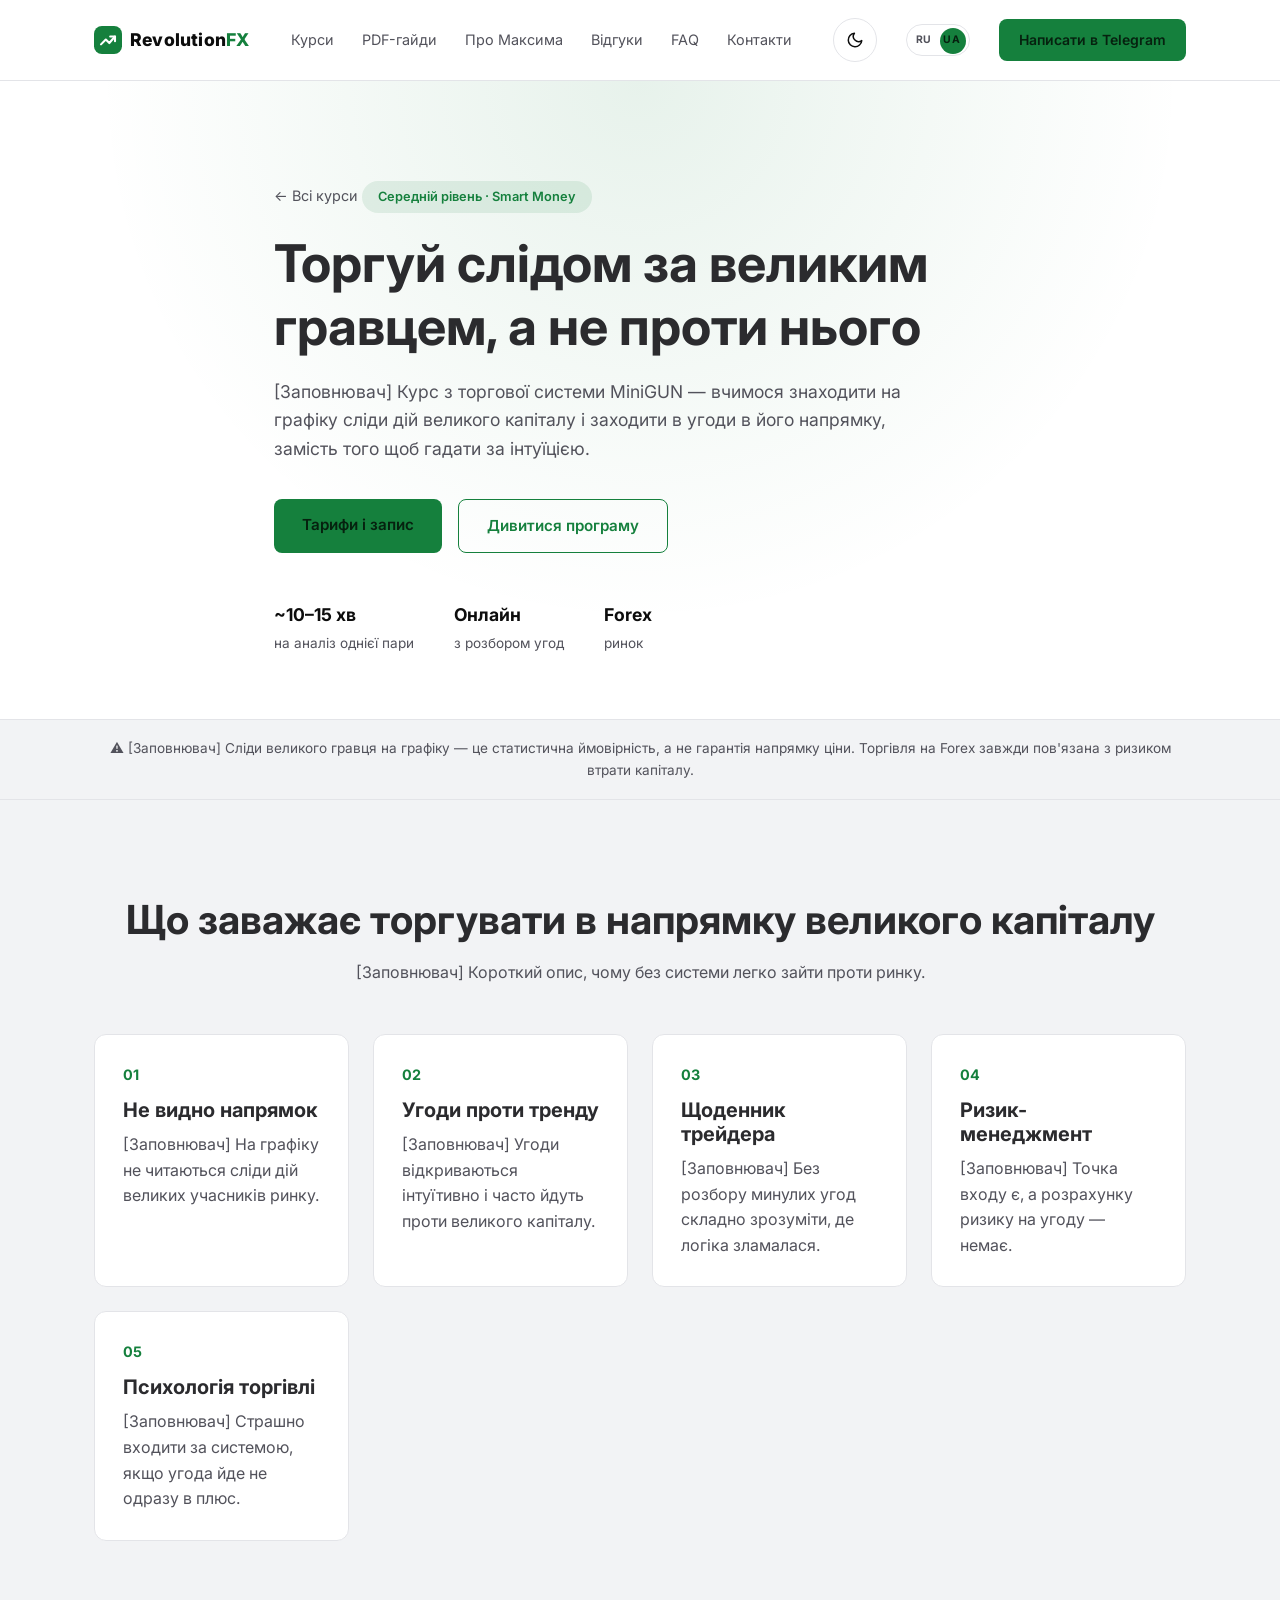
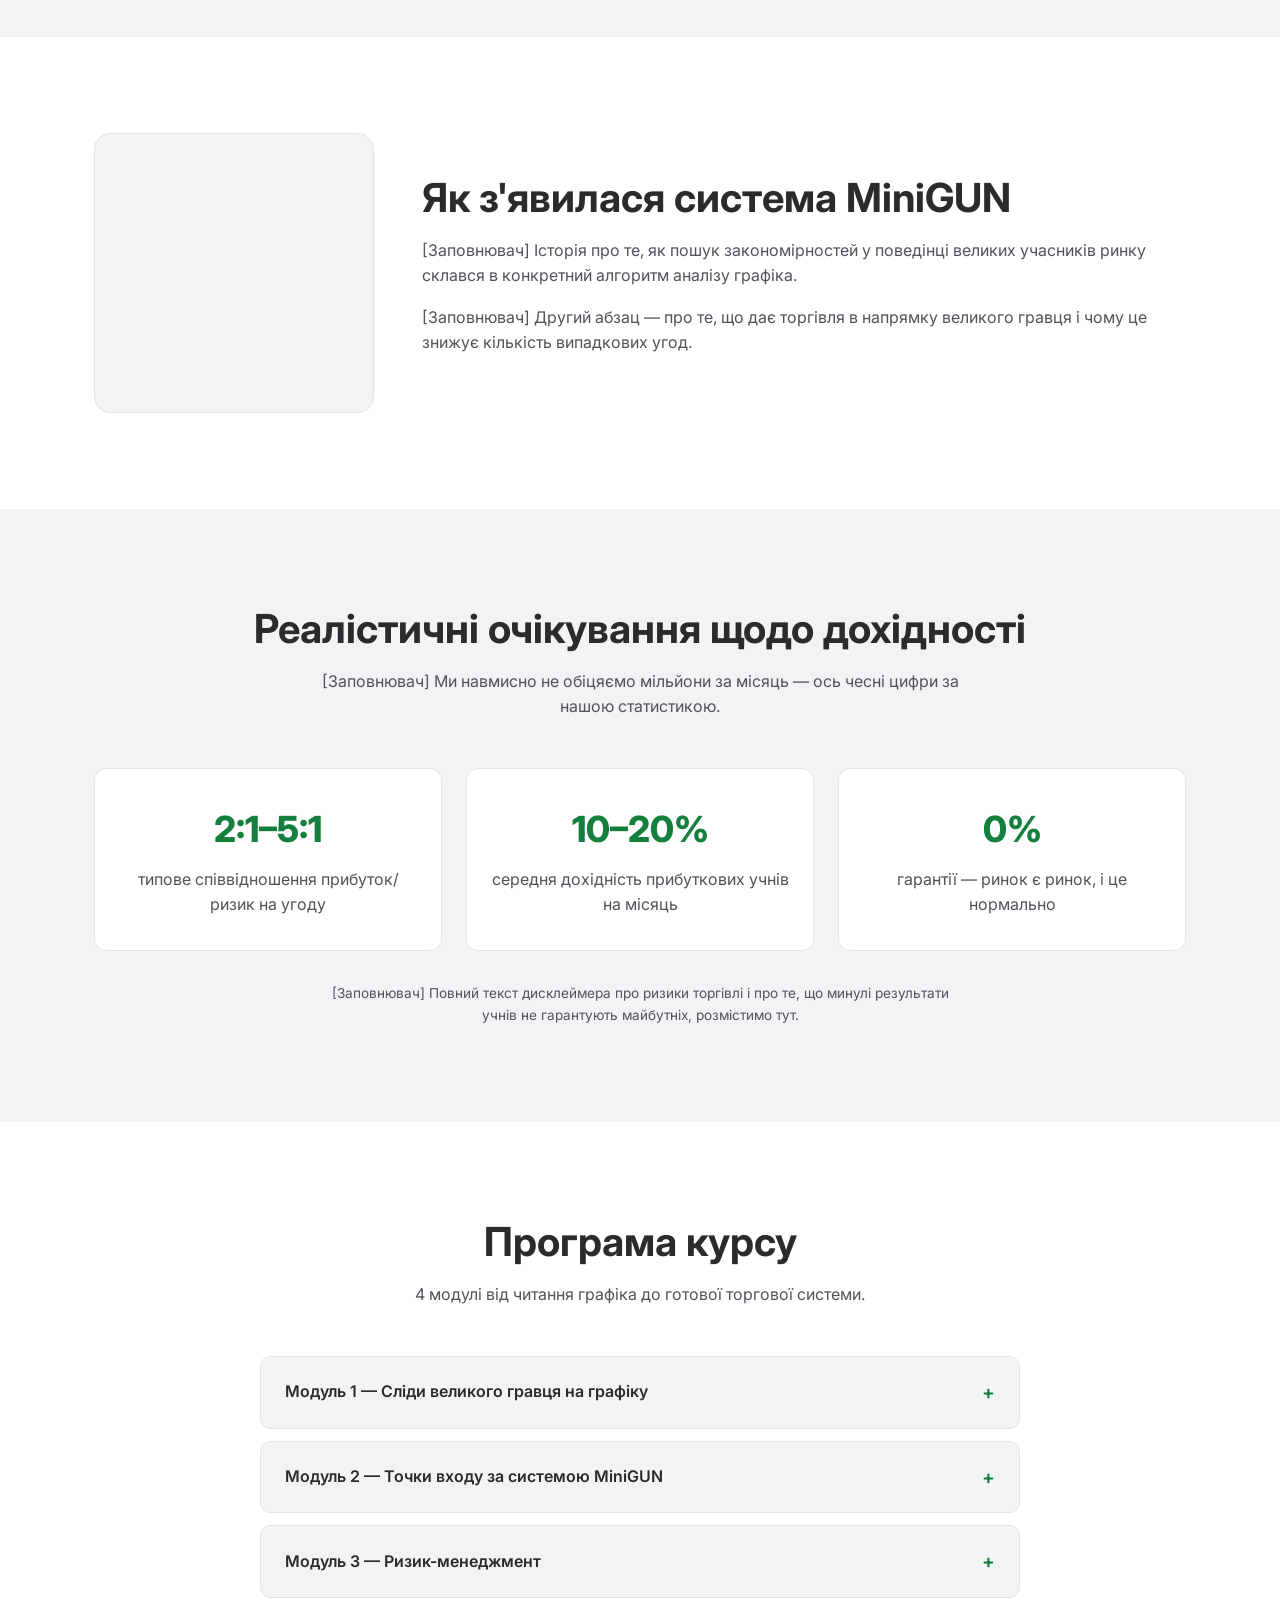
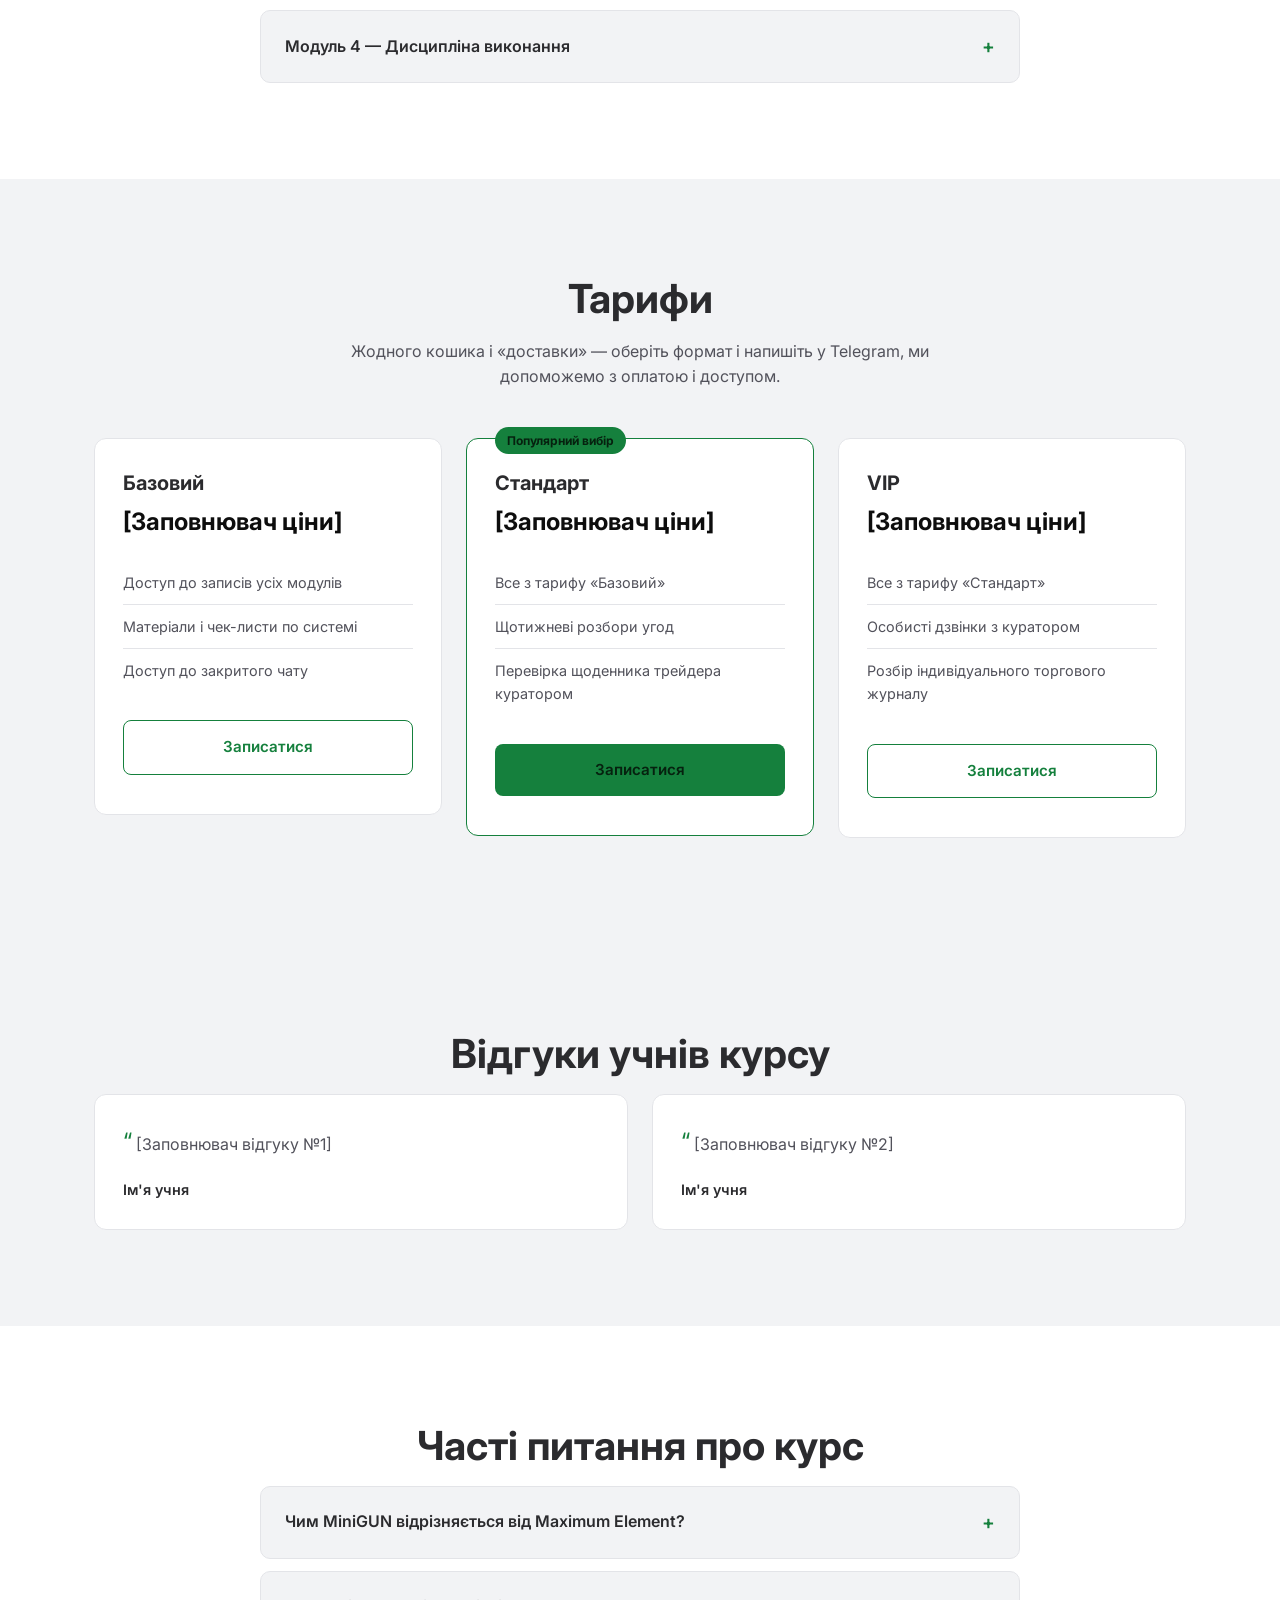
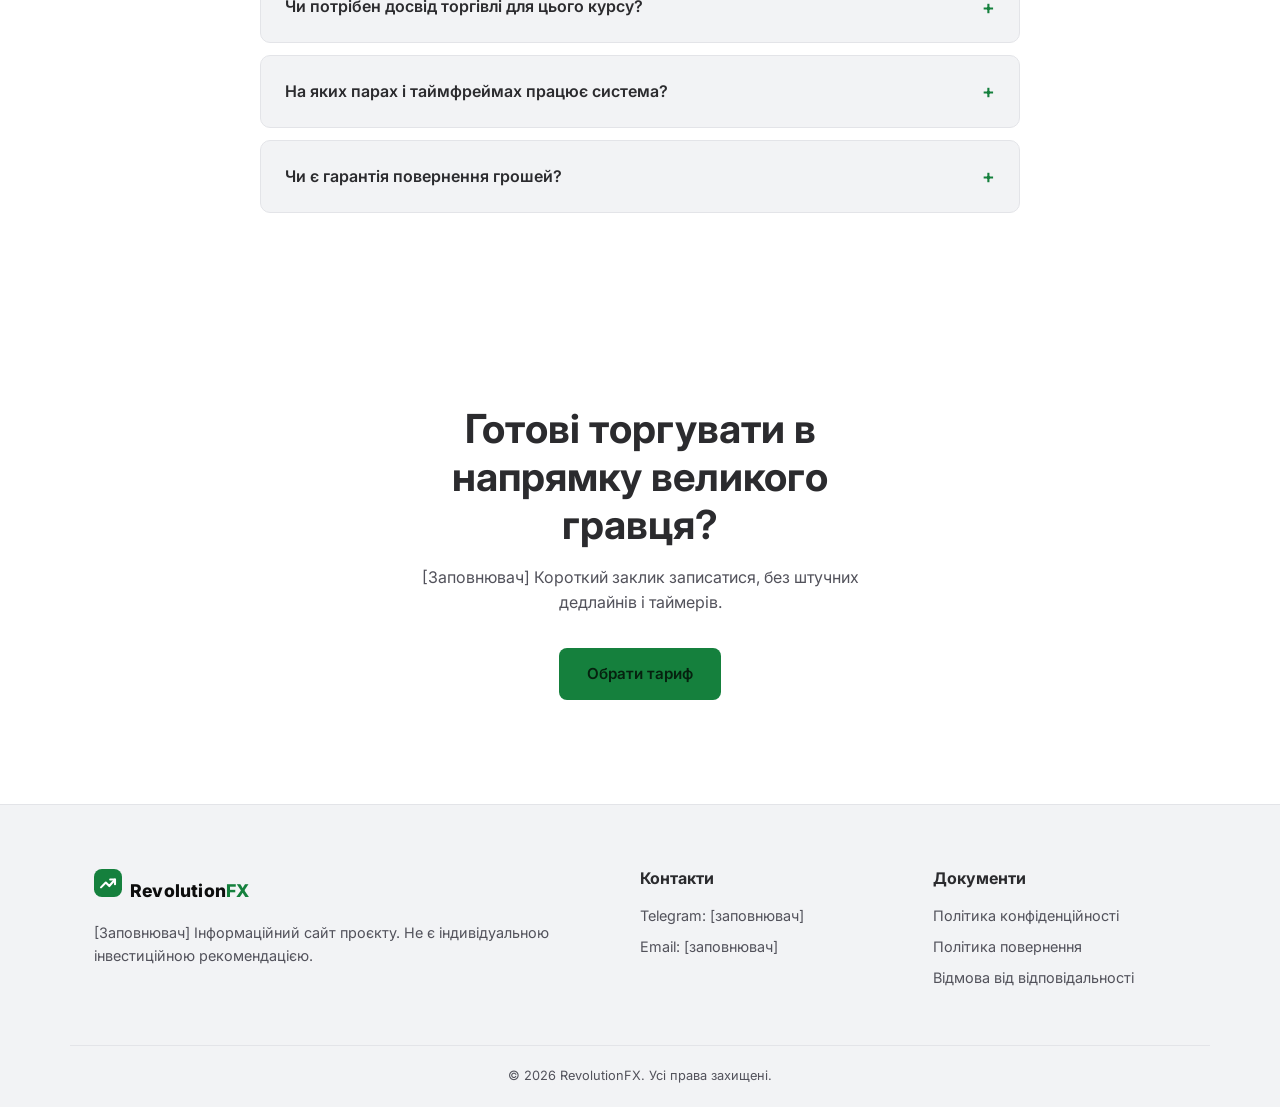
<file: uk/minigun.html>
<!DOCTYPE html>
<html lang="uk">
<head>
  <meta charset="UTF-8">
  <meta name="viewport" content="width=device-width, initial-scale=1.0, viewport-fit=cover">
  <title>MiniGUN — торгівля слідом за великим гравцем | RevolutionFX</title>
  <script>
    (function () {
      var saved = localStorage.getItem('theme');
      var theme = saved || (window.matchMedia('(prefers-color-scheme: light)').matches ? 'light' : 'dark');
      document.documentElement.setAttribute('data-theme', theme);
    })();
  </script>
  <link rel="preconnect" href="https://fonts.googleapis.com">
  <link rel="preconnect" href="https://fonts.gstatic.com" crossorigin>
  <link href="https://fonts.googleapis.com/css2?family=Inter:wght@400;600;700;800&display=swap" rel="stylesheet">
  <link rel="stylesheet" href="../css/style.css">
</head>
<body>

  <header class="site-header">
    <div class="container header__inner">
      <a href="index.html" class="logo"><svg class="logo__icon" viewBox="0 0 32 32" aria-hidden="true"><rect width="32" height="32" rx="9" fill="var(--color-green)"></rect><path d="M8 21L13.5 15.5L17.5 19.5L24 12" stroke="#fff" stroke-width="2.4" stroke-linecap="round" stroke-linejoin="round" fill="none"></path><path d="M18.5 12H24V17.5" stroke="#fff" stroke-width="2.4" stroke-linecap="round" stroke-linejoin="round" fill="none"></path></svg>Revolution<span>FX</span></a>

      <nav class="nav">
        <ul class="nav__list">
          <li><a href="index.html#courses">Курси</a></li>
          <li><a href="index.html#guides">PDF-гайди</a></li>
          <li><a href="index.html#about">Про Максима</a></li>
          <li><a href="index.html#reviews">Відгуки</a></li>
          <li><a href="index.html#faq">FAQ</a></li>
          <li><a href="index.html#contacts">Контакти</a></li>
        </ul>
      </nav>

      <button class="theme-toggle" id="themeToggle" aria-label="Перемкнути тему">
        <svg class="theme-toggle__icon theme-toggle__icon--sun" viewBox="0 0 24 24" fill="none" stroke="currentColor" stroke-width="2" stroke-linecap="round">
          <circle cx="12" cy="12" r="4"></circle>
          <path d="M12 2v2M12 20v2M4.93 4.93l1.41 1.41M17.66 17.66l1.41 1.41M2 12h2M20 12h2M6.34 17.66l-1.41 1.41M19.07 4.93l-1.41 1.41"></path>
        </svg>
        <svg class="theme-toggle__icon theme-toggle__icon--moon" viewBox="0 0 24 24" fill="none" stroke="currentColor" stroke-width="2" stroke-linecap="round" stroke-linejoin="round">
          <path d="M21 12.79A9 9 0 1 1 11.21 3 7 7 0 0 0 21 12.79z"></path>
        </svg>
      </button>

      <button class="lang-switch is-uk" id="langSwitch" data-target="../minigun.html" aria-label="Перемкнути мову на російську">
        <span class="lang-switch__option lang-switch__option--ru">RU</span>
        <span class="lang-switch__option lang-switch__option--uk">UA</span>
        <span class="lang-switch__thumb"></span>
      </button>

      <a href="#" class="btn btn--primary btn--small">Написати в Telegram</a>

      <button class="burger" id="burgerBtn" aria-label="Відкрити меню" aria-expanded="false">
        <span></span><span></span><span></span>
      </button>
    </div>
  </header>

  <main>

    <!-- COURSE HERO -->
    <section class="course-hero">
      <div class="container course-hero__inner">
        <a href="index.html" class="course-hero__back">← Всі курси</a>
        <span class="badge">Середній рівень · Smart Money</span>
        <h1>Торгуй слідом за великим гравцем, а не проти нього</h1>
        <p class="course-hero__subtitle">
          [Заповнювач] Курс з торгової системи MiniGUN — вчимося знаходити на графіку
          сліди дій великого капіталу і заходити в угоди в його напрямку, замість
          того щоб гадати за інтуїцією.
        </p>
        <div class="course-hero__actions">
          <a href="#pricing" class="btn btn--primary">Тарифи і запис</a>
          <a href="#curriculum" class="btn btn--outline">Дивитися програму</a>
        </div>
        <ul class="course-hero__meta">
          <li><strong>~10–15 хв</strong><span>на аналіз однієї пари</span></li>
          <li><strong>Онлайн</strong><span>з розбором угод</span></li>
          <li><strong>Forex</strong><span>ринок</span></li>
        </ul>
      </div>
    </section>

    <!-- RISK DISCLAIMER -->
    <section class="risk-strip">
      <div class="container">
        <p>
          ⚠ [Заповнювач] Сліди великого гравця на графіку — це статистична
          ймовірність, а не гарантія напрямку ціни. Торгівля на Forex завжди
          пов'язана з ризиком втрати капіталу.
        </p>
      </div>
    </section>

    <!-- PROBLEMS -->
    <section class="problems">
      <div class="container">
        <h2 class="section-title">Що заважає торгувати в напрямку великого капіталу</h2>
        <p class="section-subtitle">[Заповнювач] Короткий опис, чому без системи легко зайти проти ринку.</p>

        <div class="problems__grid">
          <article class="problem-card">
            <span class="problem-card__num">01</span>
            <h3>Не видно напрямок</h3>
            <p>[Заповнювач] На графіку не читаються сліди дій великих учасників ринку.</p>
          </article>
          <article class="problem-card">
            <span class="problem-card__num">02</span>
            <h3>Угоди проти тренду</h3>
            <p>[Заповнювач] Угоди відкриваються інтуїтивно і часто йдуть проти великого капіталу.</p>
          </article>
          <article class="problem-card">
            <span class="problem-card__num">03</span>
            <h3>Щоденник трейдера</h3>
            <p>[Заповнювач] Без розбору минулих угод складно зрозуміти, де логіка зламалася.</p>
          </article>
          <article class="problem-card">
            <span class="problem-card__num">04</span>
            <h3>Ризик-менеджмент</h3>
            <p>[Заповнювач] Точка входу є, а розрахунку ризику на угоду — немає.</p>
          </article>
          <article class="problem-card">
            <span class="problem-card__num">05</span>
            <h3>Психологія торгівлі</h3>
            <p>[Заповнювач] Страшно входити за системою, якщо угода йде не одразу в плюс.</p>
          </article>
        </div>
      </div>
    </section>

    <!-- STORY -->
    <section class="story">
      <div class="container story__inner">
        <div class="story__photo" aria-hidden="true"></div>
        <div class="story__text">
          <h2 class="section-title">Як з'явилася система MiniGUN</h2>
          <p>[Заповнювач] Історія про те, як пошук закономірностей у поведінці великих
          учасників ринку склався в конкретний алгоритм аналізу графіка.</p>
          <p>[Заповнювач] Другий абзац — про те, що дає торгівля в напрямку великого
          гравця і чому це знижує кількість випадкових угод.</p>
        </div>
      </div>
    </section>

    <!-- REALISTIC EXPECTATIONS -->
    <section class="stats">
      <div class="container">
        <h2 class="section-title">Реалістичні очікування щодо дохідності</h2>
        <p class="section-subtitle">[Заповнювач] Ми навмисно не обіцяємо мільйони за місяць — ось чесні цифри за нашою статистикою.</p>

        <div class="stats__grid">
          <div class="stat-card">
            <span class="stat-card__value">2:1–5:1</span>
            <p>типове співвідношення прибуток/ризик на угоду</p>
          </div>
          <div class="stat-card">
            <span class="stat-card__value">10–20%</span>
            <p>середня дохідність прибуткових учнів на місяць</p>
          </div>
          <div class="stat-card">
            <span class="stat-card__value">0%</span>
            <p>гарантії — ринок є ринок, і це нормально</p>
          </div>
        </div>

        <p class="stats__disclaimer">
          [Заповнювач] Повний текст дисклеймера про ризики торгівлі і про те, що
          минулі результати учнів не гарантують майбутніх, розмістимо тут.
        </p>
      </div>
    </section>

    <!-- CURRICULUM -->
    <section id="curriculum" class="curriculum">
      <div class="container">
        <h2 class="section-title">Програма курсу</h2>
        <p class="section-subtitle">4 модулі від читання графіка до готової торгової системи.</p>

        <div class="accordion-group">

          <div class="accordion-item accordion-item--lg">
            <button class="accordion-item__question">
              Модуль 1 — Сліди великого гравця на графіку
              <span class="accordion-item__icon">+</span>
            </button>
            <div class="accordion-item__answer">
              <ul>
                <li>[Заповнювач] Як відрізнити рух великого капіталу від ринкового шуму</li>
                <li>[Заповнювач] Визначення напрямку ринку за 10–15 хвилин</li>
              </ul>
            </div>
          </div>

          <div class="accordion-item accordion-item--lg">
            <button class="accordion-item__question">
              Модуль 2 — Точки входу за системою MiniGUN
              <span class="accordion-item__icon">+</span>
            </button>
            <div class="accordion-item__answer">
              <ul>
                <li>[Заповнювач] Алгоритмізовані сетапи входу в угоду</li>
                <li>[Заповнювач] Розбір реальних угод зі статистики системи</li>
              </ul>
            </div>
          </div>

          <div class="accordion-item accordion-item--lg">
            <button class="accordion-item__question">
              Модуль 3 — Ризик-менеджмент
              <span class="accordion-item__icon">+</span>
            </button>
            <div class="accordion-item__answer">
              <ul>
                <li>[Заповнювач] Розрахунок ризику і співвідношення прибуток/ризик від 2:1 до 5:1</li>
                <li>[Заповнювач] Правила виходу з угоди і фіксації прибутку</li>
              </ul>
            </div>
          </div>

          <div class="accordion-item accordion-item--lg">
            <button class="accordion-item__question">
              Модуль 4 — Дисципліна виконання
              <span class="accordion-item__icon">+</span>
            </button>
            <div class="accordion-item__answer">
              <ul>
                <li>[Заповнювач] Звід правил на кожну торгову ситуацію</li>
                <li>[Заповнювач] Ведення щоденника трейдера за системою MiniGUN</li>
              </ul>
            </div>
          </div>

        </div>
      </div>
    </section>

    <!-- PRICING -->
    <section id="pricing" class="pricing">
      <div class="container">
        <h2 class="section-title">Тарифи</h2>
        <p class="section-subtitle">Жодного кошика і «доставки» — оберіть формат і напишіть у Telegram, ми допоможемо з оплатою і доступом.</p>

        <div class="pricing__grid">
          <article class="pricing-card">
            <h3>Базовий</h3>
            <p class="pricing-card__price">[Заповнювач ціни]</p>
            <ul class="pricing-card__features">
              <li>Доступ до записів усіх модулів</li>
              <li>Матеріали і чек-листи по системі</li>
              <li>Доступ до закритого чату</li>
            </ul>
            <a href="#" class="btn btn--outline">Записатися</a>
          </article>

          <article class="pricing-card pricing-card--featured">
            <span class="pricing-card__badge">Популярний вибір</span>
            <h3>Стандарт</h3>
            <p class="pricing-card__price">[Заповнювач ціни]</p>
            <ul class="pricing-card__features">
              <li>Все з тарифу «Базовий»</li>
              <li>Щотижневі розбори угод</li>
              <li>Перевірка щоденника трейдера куратором</li>
            </ul>
            <a href="#" class="btn btn--primary">Записатися</a>
          </article>

          <article class="pricing-card">
            <h3>VIP</h3>
            <p class="pricing-card__price">[Заповнювач ціни]</p>
            <ul class="pricing-card__features">
              <li>Все з тарифу «Стандарт»</li>
              <li>Особисті дзвінки з куратором</li>
              <li>Розбір індивідуального торгового журналу</li>
            </ul>
            <a href="#" class="btn btn--outline">Записатися</a>
          </article>
        </div>
      </div>
    </section>

    <!-- REVIEWS -->
    <section class="reviews">
      <div class="container">
        <h2 class="section-title">Відгуки учнів курсу</h2>
        <div class="reviews__grid">
          <div class="review-card">
            <p class="review-card__text">[Заповнювач відгуку №1]</p>
            <p class="review-card__author">Ім'я учня</p>
          </div>
          <div class="review-card">
            <p class="review-card__text">[Заповнювач відгуку №2]</p>
            <p class="review-card__author">Ім'я учня</p>
          </div>
        </div>
      </div>
    </section>

    <!-- FAQ -->
    <section class="faq">
      <div class="container">
        <h2 class="section-title">Часті питання про курс</h2>
        <div class="accordion-group">

          <div class="accordion-item">
            <button class="accordion-item__question">
              Чим MiniGUN відрізняється від Maximum Element?
              <span class="accordion-item__icon">+</span>
            </button>
            <div class="accordion-item__answer">
              <p>[Заповнювач відповіді]</p>
            </div>
          </div>

          <div class="accordion-item">
            <button class="accordion-item__question">
              Чи потрібен досвід торгівлі для цього курсу?
              <span class="accordion-item__icon">+</span>
            </button>
            <div class="accordion-item__answer">
              <p>[Заповнювач відповіді]</p>
            </div>
          </div>

          <div class="accordion-item">
            <button class="accordion-item__question">
              На яких парах і таймфреймах працює система?
              <span class="accordion-item__icon">+</span>
            </button>
            <div class="accordion-item__answer">
              <p>[Заповнювач відповіді]</p>
            </div>
          </div>

          <div class="accordion-item">
            <button class="accordion-item__question">
              Чи є гарантія повернення грошей?
              <span class="accordion-item__icon">+</span>
            </button>
            <div class="accordion-item__answer">
              <p>[Заповнювач відповіді]</p>
            </div>
          </div>

        </div>
      </div>
    </section>

    <!-- FINAL CTA -->
    <section class="final-cta">
      <div class="container final-cta__inner">
        <h2>Готові торгувати в напрямку великого гравця?</h2>
        <p>[Заповнювач] Короткий заклик записатися, без штучних дедлайнів і таймерів.</p>
        <a href="#pricing" class="btn btn--primary">Обрати тариф</a>
      </div>
    </section>

  </main>

  <footer id="contacts" class="site-footer">
    <div class="container footer__inner">
      <div class="footer__col">
        <a href="index.html" class="logo logo--footer"><svg class="logo__icon" viewBox="0 0 32 32" aria-hidden="true"><rect width="32" height="32" rx="9" fill="var(--color-green)"></rect><path d="M8 21L13.5 15.5L17.5 19.5L24 12" stroke="#fff" stroke-width="2.4" stroke-linecap="round" stroke-linejoin="round" fill="none"></path><path d="M18.5 12H24V17.5" stroke="#fff" stroke-width="2.4" stroke-linecap="round" stroke-linejoin="round" fill="none"></path></svg>Revolution<span>FX</span></a>
        <p>[Заповнювач] Інформаційний сайт проєкту. Не є індивідуальною інвестиційною рекомендацією.</p>
      </div>

      <div class="footer__col">
        <h4>Контакти</h4>
        <p>Telegram: <a href="#">[заповнювач]</a></p>
        <p>Email: <a href="#">[заповнювач]</a></p>
      </div>

      <div class="footer__col">
        <h4>Документи</h4>
        <p><a href="#">Політика конфіденційності</a></p>
        <p><a href="#">Політика повернення</a></p>
        <p><a href="#">Відмова від відповідальності</a></p>
      </div>
    </div>

    <div class="container footer__bottom">
      <p>© 2026 RevolutionFX. Усі права захищені.</p>
    </div>
  </footer>

  <button class="scroll-top" id="scrollTopBtn" aria-label="Догори">
    <svg viewBox="0 0 24 24" fill="none" stroke="currentColor" stroke-width="2" stroke-linecap="round" stroke-linejoin="round">
      <path d="M12 19V5M5 12l7-7 7 7"></path>
    </svg>
  </button>

  <script src="../js/script.js"></script>
</body>
</html>
</file>
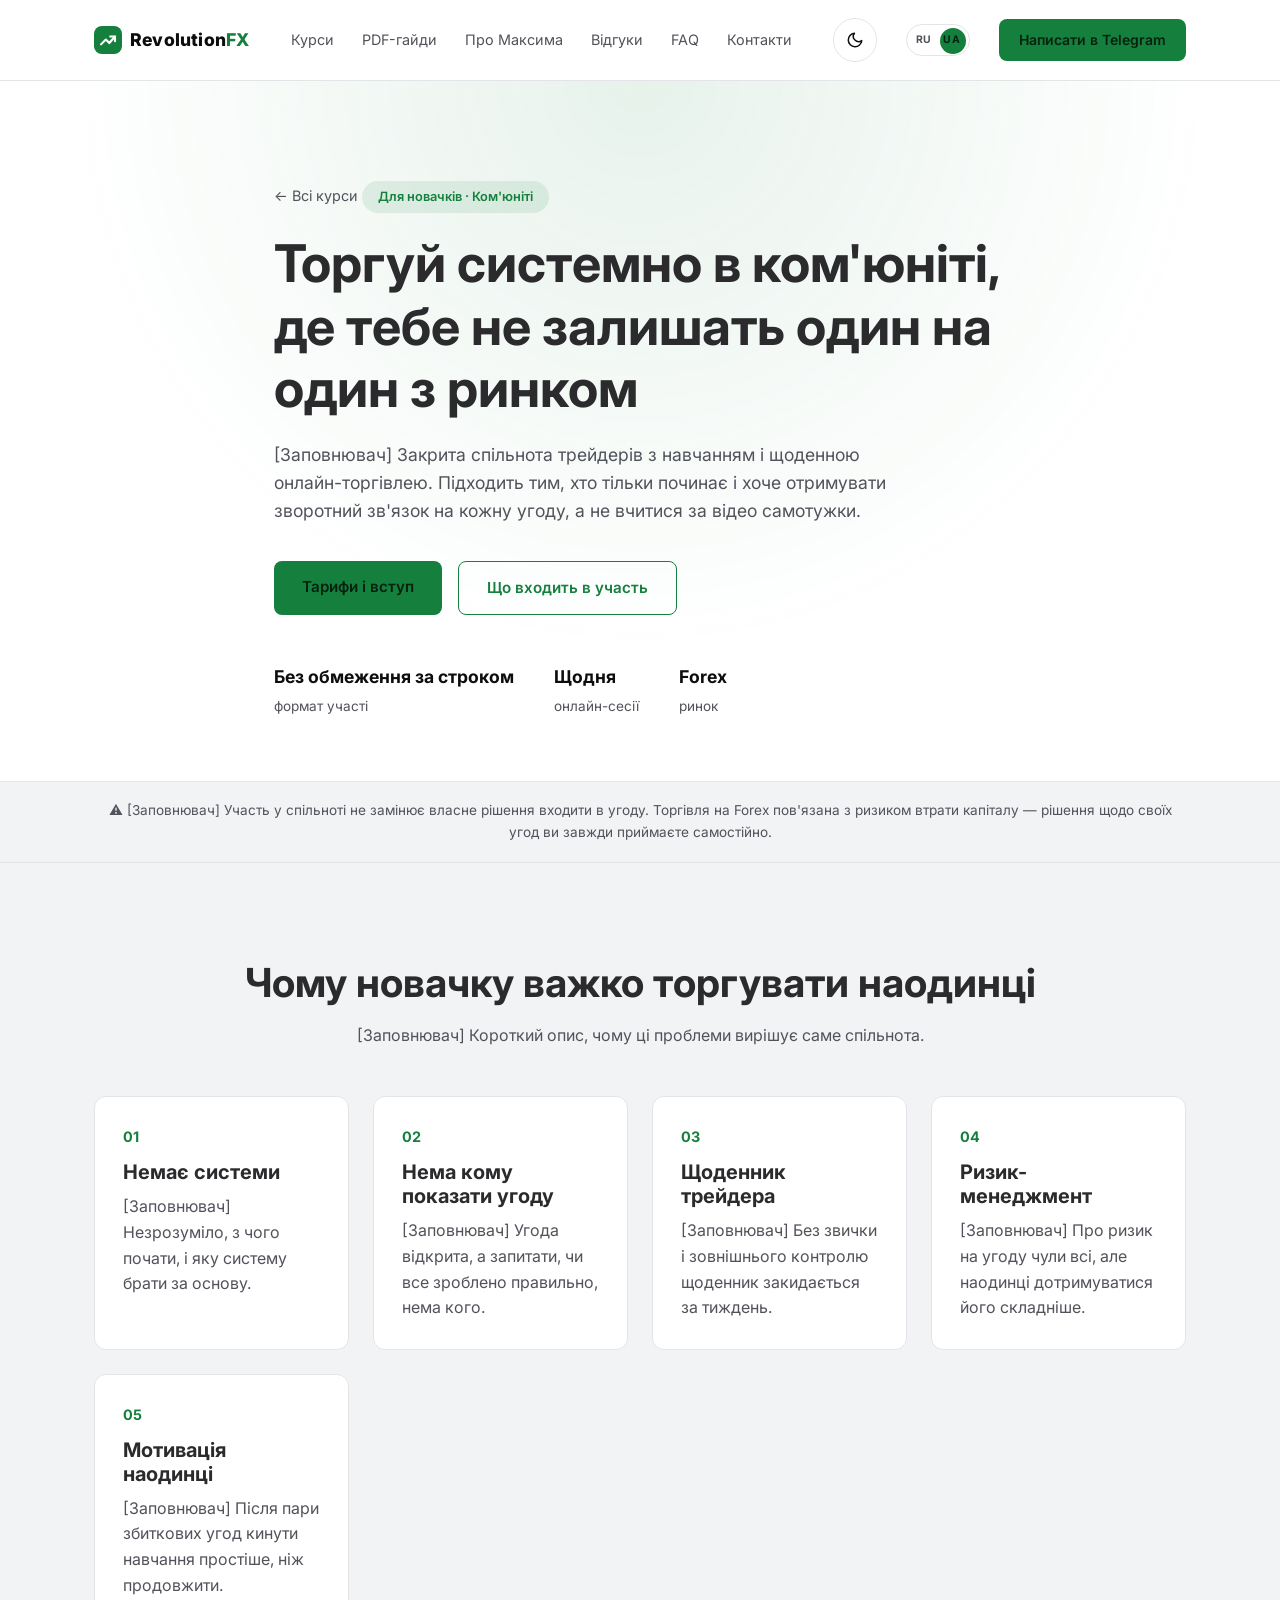
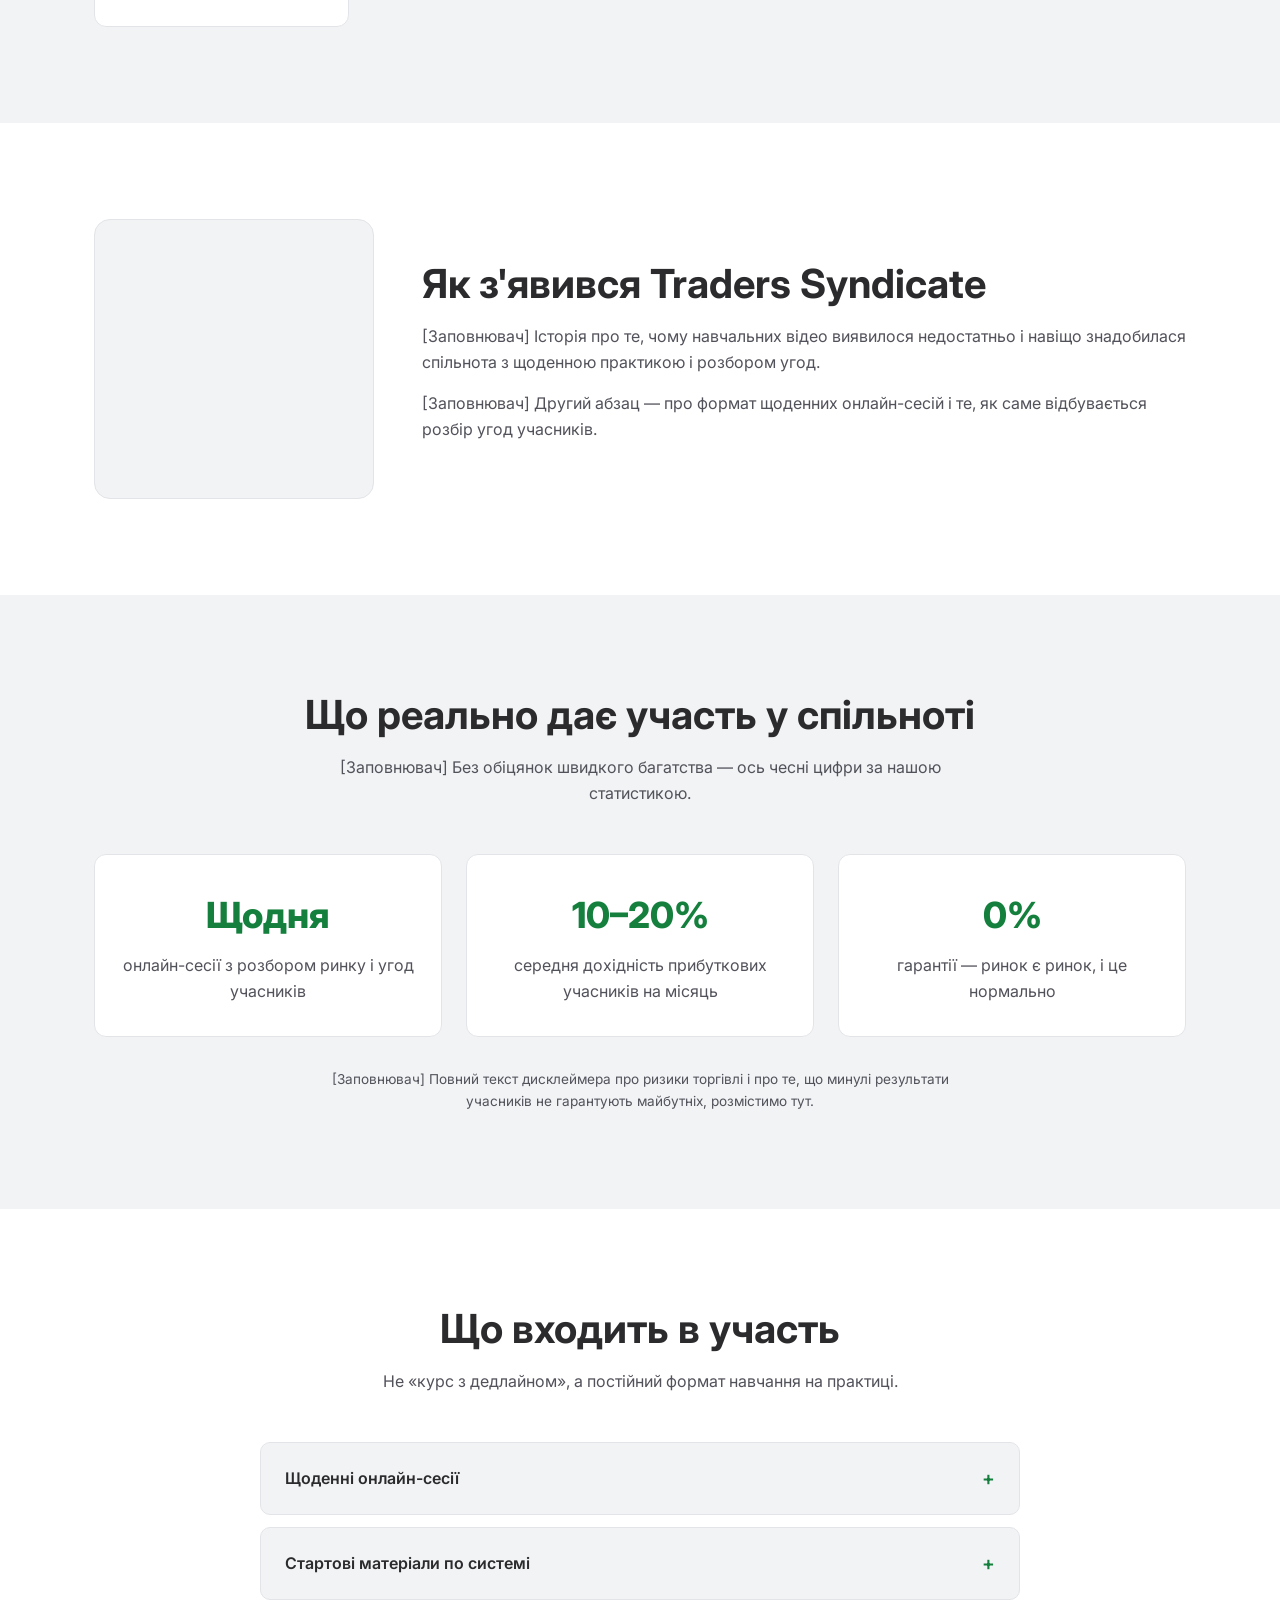
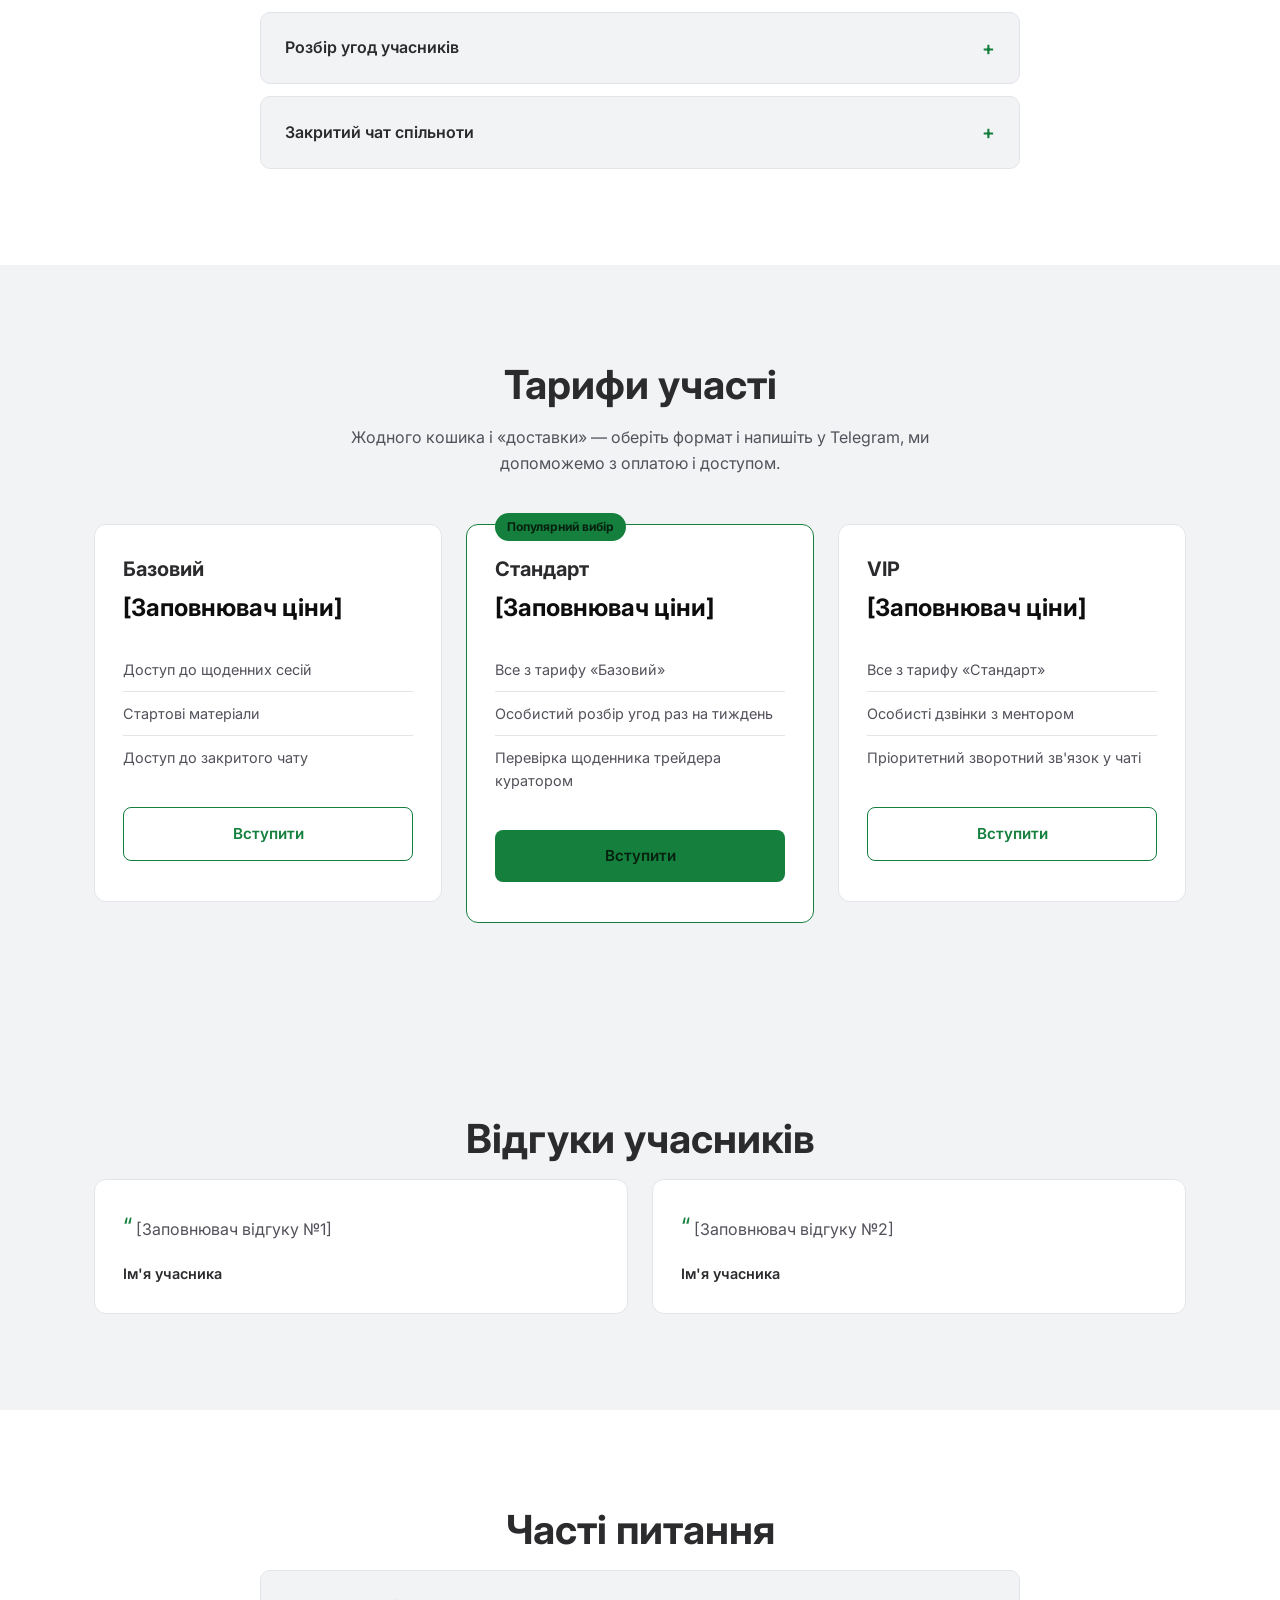
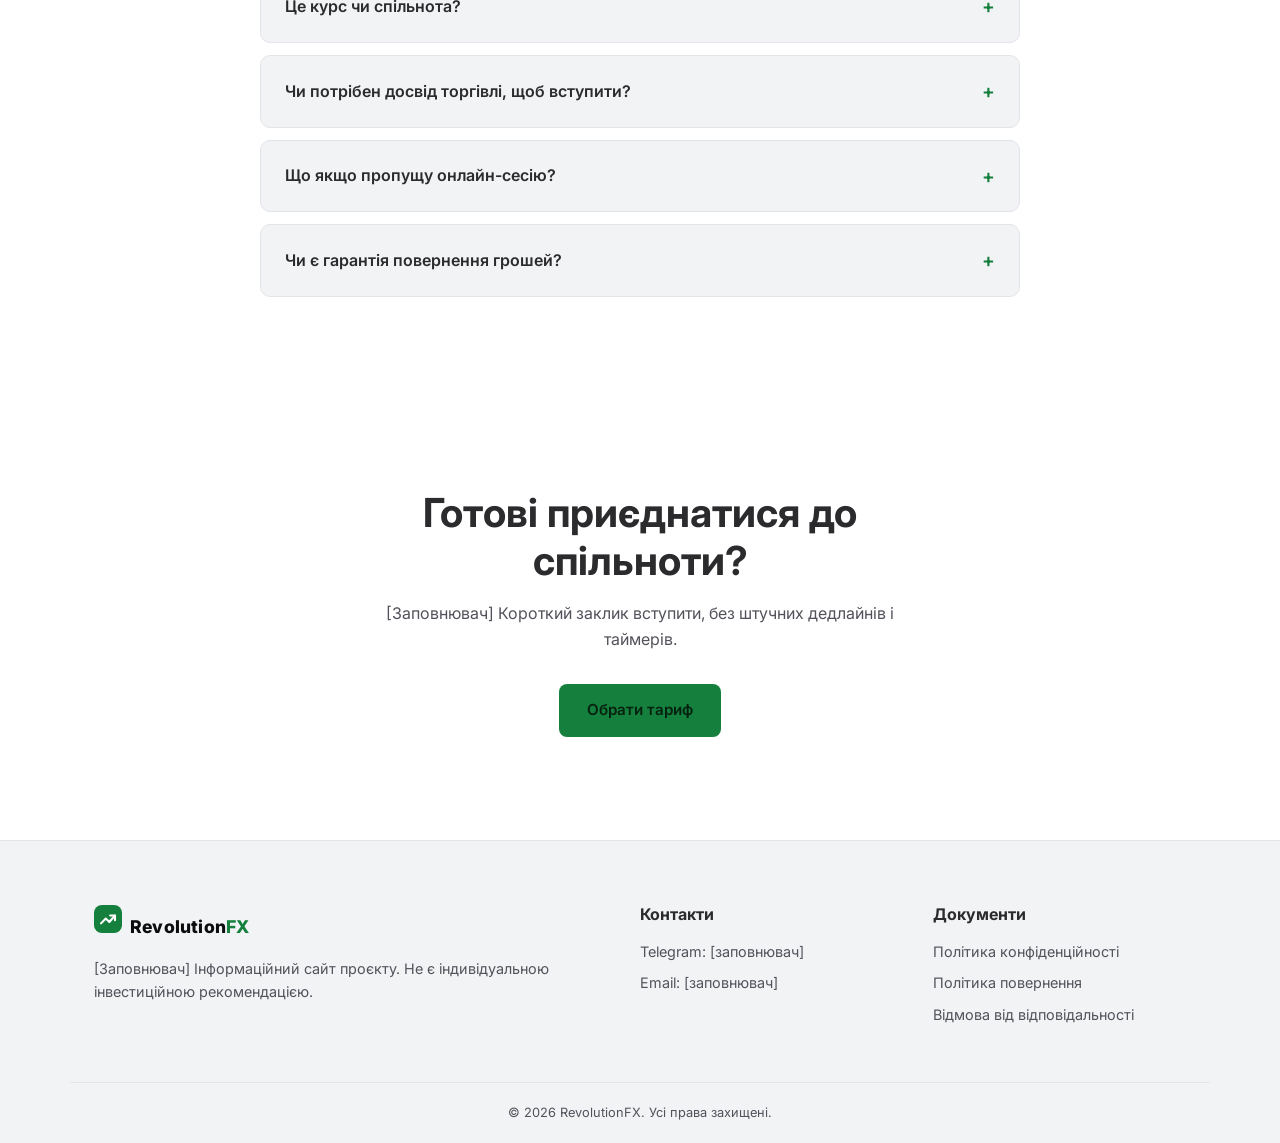
<file: uk/traders-syndicate.html>
<!DOCTYPE html>
<html lang="uk">
<head>
  <meta charset="UTF-8">
  <meta name="viewport" content="width=device-width, initial-scale=1.0, viewport-fit=cover">
  <title>Traders Syndicate — закрита ком'юніті трейдерів | RevolutionFX</title>
  <script>
    (function () {
      var saved = localStorage.getItem('theme');
      var theme = saved || (window.matchMedia('(prefers-color-scheme: light)').matches ? 'light' : 'dark');
      document.documentElement.setAttribute('data-theme', theme);
    })();
  </script>
  <link rel="preconnect" href="https://fonts.googleapis.com">
  <link rel="preconnect" href="https://fonts.gstatic.com" crossorigin>
  <link href="https://fonts.googleapis.com/css2?family=Inter:wght@400;600;700;800&display=swap" rel="stylesheet">
  <link rel="stylesheet" href="../css/style.css">
</head>
<body>

  <header class="site-header">
    <div class="container header__inner">
      <a href="index.html" class="logo"><svg class="logo__icon" viewBox="0 0 32 32" aria-hidden="true"><rect width="32" height="32" rx="9" fill="var(--color-green)"></rect><path d="M8 21L13.5 15.5L17.5 19.5L24 12" stroke="#fff" stroke-width="2.4" stroke-linecap="round" stroke-linejoin="round" fill="none"></path><path d="M18.5 12H24V17.5" stroke="#fff" stroke-width="2.4" stroke-linecap="round" stroke-linejoin="round" fill="none"></path></svg>Revolution<span>FX</span></a>

      <nav class="nav">
        <ul class="nav__list">
          <li><a href="index.html#courses">Курси</a></li>
          <li><a href="index.html#guides">PDF-гайди</a></li>
          <li><a href="index.html#about">Про Максима</a></li>
          <li><a href="index.html#reviews">Відгуки</a></li>
          <li><a href="index.html#faq">FAQ</a></li>
          <li><a href="index.html#contacts">Контакти</a></li>
        </ul>
      </nav>

      <button class="theme-toggle" id="themeToggle" aria-label="Перемкнути тему">
        <svg class="theme-toggle__icon theme-toggle__icon--sun" viewBox="0 0 24 24" fill="none" stroke="currentColor" stroke-width="2" stroke-linecap="round">
          <circle cx="12" cy="12" r="4"></circle>
          <path d="M12 2v2M12 20v2M4.93 4.93l1.41 1.41M17.66 17.66l1.41 1.41M2 12h2M20 12h2M6.34 17.66l-1.41 1.41M19.07 4.93l-1.41 1.41"></path>
        </svg>
        <svg class="theme-toggle__icon theme-toggle__icon--moon" viewBox="0 0 24 24" fill="none" stroke="currentColor" stroke-width="2" stroke-linecap="round" stroke-linejoin="round">
          <path d="M21 12.79A9 9 0 1 1 11.21 3 7 7 0 0 0 21 12.79z"></path>
        </svg>
      </button>

      <button class="lang-switch is-uk" id="langSwitch" data-target="../traders-syndicate.html" aria-label="Перемкнути мову на російську">
        <span class="lang-switch__option lang-switch__option--ru">RU</span>
        <span class="lang-switch__option lang-switch__option--uk">UA</span>
        <span class="lang-switch__thumb"></span>
      </button>

      <a href="#" class="btn btn--primary btn--small">Написати в Telegram</a>

      <button class="burger" id="burgerBtn" aria-label="Відкрити меню" aria-expanded="false">
        <span></span><span></span><span></span>
      </button>
    </div>
  </header>

  <main>

    <!-- COURSE HERO -->
    <section class="course-hero">
      <div class="container course-hero__inner">
        <a href="index.html" class="course-hero__back">← Всі курси</a>
        <span class="badge">Для новачків · Ком'юніті</span>
        <h1>Торгуй системно в ком'юніті, де тебе не залишать один на один з ринком</h1>
        <p class="course-hero__subtitle">
          [Заповнювач] Закрита спільнота трейдерів з навчанням і щоденною
          онлайн-торгівлею. Підходить тим, хто тільки починає і хоче отримувати
          зворотний зв'язок на кожну угоду, а не вчитися за відео самотужки.
        </p>
        <div class="course-hero__actions">
          <a href="#pricing" class="btn btn--primary">Тарифи і вступ</a>
          <a href="#curriculum" class="btn btn--outline">Що входить в участь</a>
        </div>
        <ul class="course-hero__meta">
          <li><strong>Без обмеження за строком</strong><span>формат участі</span></li>
          <li><strong>Щодня</strong><span>онлайн-сесії</span></li>
          <li><strong>Forex</strong><span>ринок</span></li>
        </ul>
      </div>
    </section>

    <!-- RISK DISCLAIMER -->
    <section class="risk-strip">
      <div class="container">
        <p>
          ⚠ [Заповнювач] Участь у спільноті не замінює власне рішення входити в
          угоду. Торгівля на Forex пов'язана з ризиком втрати капіталу —
          рішення щодо своїх угод ви завжди приймаєте самостійно.
        </p>
      </div>
    </section>

    <!-- PROBLEMS -->
    <section class="problems">
      <div class="container">
        <h2 class="section-title">Чому новачку важко торгувати наодинці</h2>
        <p class="section-subtitle">[Заповнювач] Короткий опис, чому ці проблеми вирішує саме спільнота.</p>

        <div class="problems__grid">
          <article class="problem-card">
            <span class="problem-card__num">01</span>
            <h3>Немає системи</h3>
            <p>[Заповнювач] Незрозуміло, з чого почати, і яку систему брати за основу.</p>
          </article>
          <article class="problem-card">
            <span class="problem-card__num">02</span>
            <h3>Нема кому показати угоду</h3>
            <p>[Заповнювач] Угода відкрита, а запитати, чи все зроблено правильно, нема кого.</p>
          </article>
          <article class="problem-card">
            <span class="problem-card__num">03</span>
            <h3>Щоденник трейдера</h3>
            <p>[Заповнювач] Без звички і зовнішнього контролю щоденник закидається за тиждень.</p>
          </article>
          <article class="problem-card">
            <span class="problem-card__num">04</span>
            <h3>Ризик-менеджмент</h3>
            <p>[Заповнювач] Про ризик на угоду чули всі, але наодинці дотримуватися його складніше.</p>
          </article>
          <article class="problem-card">
            <span class="problem-card__num">05</span>
            <h3>Мотивація наодинці</h3>
            <p>[Заповнювач] Після пари збиткових угод кинути навчання простіше, ніж продовжити.</p>
          </article>
        </div>
      </div>
    </section>

    <!-- STORY -->
    <section class="story">
      <div class="container story__inner">
        <div class="story__photo" aria-hidden="true"></div>
        <div class="story__text">
          <h2 class="section-title">Як з'явився Traders Syndicate</h2>
          <p>[Заповнювач] Історія про те, чому навчальних відео виявилося недостатньо і
          навіщо знадобилася спільнота з щоденною практикою і розбором угод.</p>
          <p>[Заповнювач] Другий абзац — про формат щоденних онлайн-сесій і те, як
          саме відбувається розбір угод учасників.</p>
        </div>
      </div>
    </section>

    <!-- REALISTIC EXPECTATIONS -->
    <section class="stats">
      <div class="container">
        <h2 class="section-title">Що реально дає участь у спільноті</h2>
        <p class="section-subtitle">[Заповнювач] Без обіцянок швидкого багатства — ось чесні цифри за нашою статистикою.</p>

        <div class="stats__grid">
          <div class="stat-card">
            <span class="stat-card__value">Щодня</span>
            <p>онлайн-сесії з розбором ринку і угод учасників</p>
          </div>
          <div class="stat-card">
            <span class="stat-card__value">10–20%</span>
            <p>середня дохідність прибуткових учасників на місяць</p>
          </div>
          <div class="stat-card">
            <span class="stat-card__value">0%</span>
            <p>гарантії — ринок є ринок, і це нормально</p>
          </div>
        </div>

        <p class="stats__disclaimer">
          [Заповнювач] Повний текст дисклеймера про ризики торгівлі і про те, що
          минулі результати учасників не гарантують майбутніх, розмістимо тут.
        </p>
      </div>
    </section>

    <!-- CURRICULUM -->
    <section id="curriculum" class="curriculum">
      <div class="container">
        <h2 class="section-title">Що входить в участь</h2>
        <p class="section-subtitle">Не «курс з дедлайном», а постійний формат навчання на практиці.</p>

        <div class="accordion-group">

          <div class="accordion-item">
            <button class="accordion-item__question">
              Щоденні онлайн-сесії
              <span class="accordion-item__icon">+</span>
            </button>
            <div class="accordion-item__answer">
              <p>[Заповнювач] Розбір ринку і відкритих угод наживо разом з ментором.</p>
            </div>
          </div>

          <div class="accordion-item">
            <button class="accordion-item__question">
              Стартові матеріали по системі
              <span class="accordion-item__icon">+</span>
            </button>
            <div class="accordion-item__answer">
              <p>[Заповнювач] Базовий курс для тих, хто приєднується без досвіду.</p>
            </div>
          </div>

          <div class="accordion-item">
            <button class="accordion-item__question">
              Розбір угод учасників
              <span class="accordion-item__icon">+</span>
            </button>
            <div class="accordion-item__answer">
              <p>[Заповнювач] Кожен може показати свою угоду і отримати зворотний зв'язок.</p>
            </div>
          </div>

          <div class="accordion-item">
            <button class="accordion-item__question">
              Закритий чат спільноти
              <span class="accordion-item__icon">+</span>
            </button>
            <div class="accordion-item__answer">
              <p>[Заповнювач] Спілкування з іншими учасниками, підтримка і обмін досвідом.</p>
            </div>
          </div>

        </div>
      </div>
    </section>

    <!-- PRICING -->
    <section id="pricing" class="pricing">
      <div class="container">
        <h2 class="section-title">Тарифи участі</h2>
        <p class="section-subtitle">Жодного кошика і «доставки» — оберіть формат і напишіть у Telegram, ми допоможемо з оплатою і доступом.</p>

        <div class="pricing__grid">
          <article class="pricing-card">
            <h3>Базовий</h3>
            <p class="pricing-card__price">[Заповнювач ціни]</p>
            <ul class="pricing-card__features">
              <li>Доступ до щоденних сесій</li>
              <li>Стартові матеріали</li>
              <li>Доступ до закритого чату</li>
            </ul>
            <a href="#" class="btn btn--outline">Вступити</a>
          </article>

          <article class="pricing-card pricing-card--featured">
            <span class="pricing-card__badge">Популярний вибір</span>
            <h3>Стандарт</h3>
            <p class="pricing-card__price">[Заповнювач ціни]</p>
            <ul class="pricing-card__features">
              <li>Все з тарифу «Базовий»</li>
              <li>Особистий розбір угод раз на тиждень</li>
              <li>Перевірка щоденника трейдера куратором</li>
            </ul>
            <a href="#" class="btn btn--primary">Вступити</a>
          </article>

          <article class="pricing-card">
            <h3>VIP</h3>
            <p class="pricing-card__price">[Заповнювач ціни]</p>
            <ul class="pricing-card__features">
              <li>Все з тарифу «Стандарт»</li>
              <li>Особисті дзвінки з ментором</li>
              <li>Пріоритетний зворотний зв'язок у чаті</li>
            </ul>
            <a href="#" class="btn btn--outline">Вступити</a>
          </article>
        </div>
      </div>
    </section>

    <!-- REVIEWS -->
    <section class="reviews">
      <div class="container">
        <h2 class="section-title">Відгуки учасників</h2>
        <div class="reviews__grid">
          <div class="review-card">
            <p class="review-card__text">[Заповнювач відгуку №1]</p>
            <p class="review-card__author">Ім'я учасника</p>
          </div>
          <div class="review-card">
            <p class="review-card__text">[Заповнювач відгуку №2]</p>
            <p class="review-card__author">Ім'я учасника</p>
          </div>
        </div>
      </div>
    </section>

    <!-- FAQ -->
    <section class="faq">
      <div class="container">
        <h2 class="section-title">Часті питання</h2>
        <div class="accordion-group">

          <div class="accordion-item">
            <button class="accordion-item__question">
              Це курс чи спільнота?
              <span class="accordion-item__icon">+</span>
            </button>
            <div class="accordion-item__answer">
              <p>[Заповнювач відповіді]</p>
            </div>
          </div>

          <div class="accordion-item">
            <button class="accordion-item__question">
              Чи потрібен досвід торгівлі, щоб вступити?
              <span class="accordion-item__icon">+</span>
            </button>
            <div class="accordion-item__answer">
              <p>[Заповнювач відповіді]</p>
            </div>
          </div>

          <div class="accordion-item">
            <button class="accordion-item__question">
              Що якщо пропущу онлайн-сесію?
              <span class="accordion-item__icon">+</span>
            </button>
            <div class="accordion-item__answer">
              <p>[Заповнювач відповіді]</p>
            </div>
          </div>

          <div class="accordion-item">
            <button class="accordion-item__question">
              Чи є гарантія повернення грошей?
              <span class="accordion-item__icon">+</span>
            </button>
            <div class="accordion-item__answer">
              <p>[Заповнювач відповіді]</p>
            </div>
          </div>

        </div>
      </div>
    </section>

    <!-- FINAL CTA -->
    <section class="final-cta">
      <div class="container final-cta__inner">
        <h2>Готові приєднатися до спільноти?</h2>
        <p>[Заповнювач] Короткий заклик вступити, без штучних дедлайнів і таймерів.</p>
        <a href="#pricing" class="btn btn--primary">Обрати тариф</a>
      </div>
    </section>

  </main>

  <footer id="contacts" class="site-footer">
    <div class="container footer__inner">
      <div class="footer__col">
        <a href="index.html" class="logo logo--footer"><svg class="logo__icon" viewBox="0 0 32 32" aria-hidden="true"><rect width="32" height="32" rx="9" fill="var(--color-green)"></rect><path d="M8 21L13.5 15.5L17.5 19.5L24 12" stroke="#fff" stroke-width="2.4" stroke-linecap="round" stroke-linejoin="round" fill="none"></path><path d="M18.5 12H24V17.5" stroke="#fff" stroke-width="2.4" stroke-linecap="round" stroke-linejoin="round" fill="none"></path></svg>Revolution<span>FX</span></a>
        <p>[Заповнювач] Інформаційний сайт проєкту. Не є індивідуальною інвестиційною рекомендацією.</p>
      </div>

      <div class="footer__col">
        <h4>Контакти</h4>
        <p>Telegram: <a href="#">[заповнювач]</a></p>
        <p>Email: <a href="#">[заповнювач]</a></p>
      </div>

      <div class="footer__col">
        <h4>Документи</h4>
        <p><a href="#">Політика конфіденційності</a></p>
        <p><a href="#">Політика повернення</a></p>
        <p><a href="#">Відмова від відповідальності</a></p>
      </div>
    </div>

    <div class="container footer__bottom">
      <p>© 2026 RevolutionFX. Усі права захищені.</p>
    </div>
  </footer>

  <button class="scroll-top" id="scrollTopBtn" aria-label="Догори">
    <svg viewBox="0 0 24 24" fill="none" stroke="currentColor" stroke-width="2" stroke-linecap="round" stroke-linejoin="round">
      <path d="M12 19V5M5 12l7-7 7 7"></path>
    </svg>
  </button>

  <script src="../js/script.js"></script>
</body>
</html>
</file>
<file: css/style.css>
/* ============================================
   1. RESET — убираем стандартные отступы браузера,
   чтобы все элементы выглядели одинаково в разных браузерах
   ============================================ */
*, *::before, *::after {
  box-sizing: border-box;
  margin: 0;
  padding: 0;
}

img, table {
  max-width: 100%;
}

ul {
  list-style: none;
}

a {
  text-decoration: none;
  color: inherit;
}

button {
  font: inherit;
  border: none;
  background: none;
  cursor: pointer;
  color: inherit;
}

/* ============================================
   2. ПЕРЕМЕННЫЕ ТЕМЫ — вся палитра и шрифты сайта
   собраны в одном месте. Поменяете значение здесь —
   изменится весь сайт целиком.
   ============================================ */
/* Тёмная тема — значения по умолчанию, применяются пока
   на <html> не появится атрибут data-theme="light" */
:root {
  /* цвета */
  --color-bg:      #0d0d0d;  /* фон секций */
  --color-surface: #171717;  /* карточки, альтернативные секции */
  --color-text:    #f2f2f2;  /* обычный текст */
  --color-heading: #ffffff;  /* самый контрастный текст (заголовки, hover-состояния) */
  --color-muted:   #9a9a9a;  /* второстепенный текст */
  --color-border:  #2a2a2a;  /* тонкие границы */

  --color-green:      #22c55e; /* основной акцент */
  --color-green-dark: #16a34a; /* hover-состояние */
  --color-green-soft: rgba(34, 197, 94, 0.12); /* мягкая подложка под бейджи/плашки */
  --color-green-hover: rgba(34, 197, 94, 0.28); /* заметная подсветка при наведении на иконки-кнопки */

  --color-header-bg: rgba(13, 13, 13, 0.9); /* полупрозрачная шапка при скролле */

  /* типографика */
  --font-main: 'Inter', -apple-system, BlinkMacSystemFont, "Segoe UI", Roboto, Arial, sans-serif;

  /* отступы секций */
  --section-padding: 96px 0;
  --container-width: 1140px;

  /* кривые движения в духе Material/Pixel: не линейные,
     а с лёгким "перехлёстом" на выходе — ощущаются более живыми */
  --ease-standard:   cubic-bezier(0.2, 0, 0, 1);     /* для наведения/ховера */
  --ease-emphasized: cubic-bezier(0.3, 0, 0.2, 1);   /* для появления блоков */
  --ease-spring:     cubic-bezier(0.34, 1.56, 0.64, 1); /* для нажатия кнопки */
  --ease-ios:        cubic-bezier(0.16, 1, 0.3, 1);  /* плавное гашение без отскока — в духе iOS */
}

/* Светлая тема — те же имена переменных, другие значения.
   Всё остальные 500+ строк CSS ниже ни разу не меняются:
   они просто ссылаются на var(--color-...), а браузер
   сам подставит нужный набор в зависимости от data-theme. */
:root[data-theme="light"] {
  --color-bg:      #ffffff;
  --color-surface: #f2f3f5;
  --color-text:    #2b2b2e;
  --color-heading: #0d0d0d;
  --color-muted:   #52525b; /* темнее исходного — весь основной текст сайта лежит в <p>, покрашенных этим цветом, а не просто подписи */
  --color-border:  #e3e4e8;

  --color-green:      #15803d; /* чуть темнее — иначе на белом фоне мало контраста */
  --color-green-dark: #166534;
  --color-green-soft: rgba(21, 128, 61, 0.10);
  --color-green-hover: rgba(21, 128, 61, 0.20);

  --color-header-bg: rgba(255, 255, 255, 0.85);
}

/* плавный переход при переключении темы */
body, .site-header, .course-card, .comparison__table-wrap,
.review-card, .accordion-item, .site-footer, .about__photo {
  transition: background-color 0.25s ease, color 0.25s ease, border-color 0.25s ease;
}

/* ============================================
   3. БАЗОВАЯ ТИПОГРАФИКА
   ============================================ */
html {
  scroll-behavior: smooth;
}

body {
  font-family: var(--font-main);
  background: var(--color-bg);
  color: var(--color-text);
  line-height: 1.6;
  font-size: 16px;
  /* отступы под "чёлку"/Dynamic Island и закруглённые края экрана
     в горизонтальной ориентации на iPhone (работает благодаря
     viewport-fit=cover в <meta name="viewport">) */
  padding-left: env(safe-area-inset-left);
  padding-right: env(safe-area-inset-right);
}

h1, h2, h3, h4 {
  line-height: 1.2;
  font-weight: 700;
}

h1 { font-size: clamp(2rem, 5vw, 3.25rem); }
h2 { font-size: clamp(1.6rem, 3.5vw, 2.5rem); }
h3 { font-size: 1.25rem; }

p {
  color: var(--color-muted);
}

/* ============================================
   4. ОБЩИЕ УТИЛИТЫ — переиспользуемые на всех страницах
   ============================================ */
.container {
  width: 100%;
  max-width: var(--container-width);
  margin: 0 auto;
  padding: 0 24px;
}

.section-title {
  color: var(--color-text);
  text-align: center;
  margin-bottom: 16px;
}

.section-subtitle {
  text-align: center;
  max-width: 640px;
  margin: 0 auto 48px;
}

/* кнопки */
.btn {
  display: inline-block;
  position: relative; /* точка отсчёта для ripple-круга */
  overflow: hidden;    /* обрезает ripple по границе кнопки */
  padding: 14px 28px;
  border-radius: 8px;
  font-weight: 600;
  font-size: 0.95rem;
  transition: background 0.2s var(--ease-standard), color 0.2s var(--ease-standard),
    transform 0.15s var(--ease-standard);
}

.btn:hover {
  transform: translateY(-1px);
}

/* лёгкое "приседание" при нажатии — тактильный отклик, как на Pixel */
.btn:active {
  transform: scale(0.96);
  transition: transform 0.15s var(--ease-spring);
}

/* сам ripple-круг: создаётся и удаляется через JS (script.js) */
.btn__ripple {
  position: absolute;
  border-radius: 50%;
  background: currentColor;
  opacity: 0.28;
  transform: scale(0);
  animation: ripple-expand 0.6s var(--ease-standard);
  pointer-events: none;
}

@keyframes ripple-expand {
  to {
    transform: scale(2.5);
    opacity: 0;
  }
}

@media (prefers-reduced-motion: reduce) {
  .btn__ripple {
    display: none; /* уважаем настройку "уменьшить анимации" в ОС */
  }
}

.btn--primary {
  background: var(--color-green);
  color: #06210f;
}

.btn--primary:hover {
  background: var(--color-green-dark);
}

.btn--outline {
  background: transparent;
  color: var(--color-green);
  border: 1px solid var(--color-green);
}

.btn--outline:hover {
  background: var(--color-green-soft);
}

.btn--small {
  padding: 10px 20px;
  font-size: 0.875rem;
}

/* ============================================
   5. HEADER / NAV
   ============================================ */
.site-header {
  position: sticky;
  top: 0;
  z-index: 100;
  background: var(--color-header-bg);
  -webkit-backdrop-filter: blur(8px); /* без префикса Safari/iOS игнорирует блюр */
  backdrop-filter: blur(8px);
  border-bottom: 1px solid var(--color-border);
  /* сдвигаем контент шапки ниже Dynamic Island/чёлки на iPhone */
  padding-top: env(safe-area-inset-top);
}

.header__inner {
  display: flex;
  align-items: center;
  justify-content: space-between;
  gap: 18px;
  padding-top: 18px;
  padding-bottom: 18px;
}

.logo {
  display: inline-flex;
  align-items: center;
  /* без gap: контейнер считает "Revolution" и <span>FX</span>
     двумя разными флекс-элементами, и gap развёл бы их так же,
     как иконку с текстом — отступ вместо этого висит на иконке */
  font-weight: 800;
  font-size: 1.1rem;
  letter-spacing: 0.2px;
  white-space: nowrap;
  color: var(--color-heading);
}

.logo__icon {
  width: 28px;
  height: 28px;
  margin-right: 8px;
  flex-shrink: 0;
}

.logo span {
  color: var(--color-green);
}

.nav__list {
  display: flex;
  align-items: center;
  gap: 4px;
}

.nav__list a {
  display: inline-block;
  padding: 8px 12px;
  border-radius: 999px;
  font-size: 0.9rem;
  white-space: nowrap; /* иначе "О Максиме"/"PDF-гайды" переносятся на 2 строки,
    а у остальных пунктов — нет, из-за чего высота заливки при наведении скачет */
  color: var(--color-muted);
  transition: color 0.4s var(--ease-ios), background-color 0.4s var(--ease-ios);
}

.nav__list a:hover {
  color: var(--color-green);
  background: var(--color-green-hover);
}

.header__inner > .btn {
  flex-shrink: 0;
}

/* бургер-кнопка скрыта на десктопе, появится в адаптиве.
   Сам значок — 24px, но кликабельная область кнопки — 44x44px
   (минимальный размер тач-таргета по рекомендациям Apple HIG) */
.burger {
  display: none;
  flex-direction: column;
  align-items: center;
  justify-content: center;
  gap: 5px;
  width: 44px;
  height: 44px;
  border-radius: 50%;
  flex-shrink: 0;
  transition: background-color 0.2s var(--ease-standard);
}

/* та же круглая зелёная подсветка при наведении, что и у
   переключателя темы рядом — единая логика hover по сайту */
.burger:hover {
  background: var(--color-green-hover);
}

.burger:focus-visible,
.theme-toggle:focus-visible {
  outline: 2px solid var(--color-green);
  outline-offset: 2px;
}

/* Три палочки морфируют в крестик при открытии меню.
   7px = высота палочки (2px) + зазор (5px) — именно на столько
   нужно сдвинуть верхнюю/нижнюю палочку, чтобы они точно легли
   поверх средней и образовали ровный крестик. */
.burger span {
  display: block;
  width: 24px;
  height: 2px;
  background: var(--color-heading);
  transform-origin: center;
  transition: transform 0.35s var(--ease-spring), opacity 0.2s var(--ease-standard);
}

.burger.is-active span:nth-child(1) {
  transform: translateY(7px) rotate(45deg);
}

.burger.is-active span:nth-child(2) {
  opacity: 0;
  transform: scale(0.4);
}

.burger.is-active span:nth-child(3) {
  transform: translateY(-7px) rotate(-45deg);
}

@media (prefers-reduced-motion: reduce) {
  .burger span {
    transition: opacity 0.15s linear;
  }
}

/* ============================================
   ПЕРЕКЛЮЧАТЕЛЬ ТЕМЫ
   ============================================ */
.theme-toggle {
  display: flex;
  align-items: center;
  justify-content: center;
  position: relative; /* точка отсчёта для абсолютно спозиционированных иконок ниже */
  width: 44px;
  height: 44px;
  border-radius: 50%;
  border: 1px solid var(--color-border);
  color: var(--color-heading);
  flex-shrink: 0;
  transition: border-color 0.2s ease, background-color 0.2s ease;
}

.theme-toggle:hover {
  border-color: var(--color-green);
  background: var(--color-green-hover);
}

/* Обе иконки лежат друг на друге в одной точке — переключение
   темы анимирует поворот+масштаб+прозрачность, а не мгновенно
   подменяет display (display вообще нельзя анимировать). */
.theme-toggle__icon {
  position: absolute;
  top: 50%;
  left: 50%;
  width: 18px;
  height: 18px;
  opacity: 1;
  transform: translate(-50%, -50%) rotate(0deg) scale(1);
  transition: transform 0.4s var(--ease-spring), opacity 0.25s var(--ease-standard);
}

.theme-toggle__icon--moon {
  opacity: 0;
  transform: translate(-50%, -50%) rotate(-90deg) scale(0.4);
}

:root[data-theme="light"] .theme-toggle__icon--sun {
  opacity: 0;
  transform: translate(-50%, -50%) rotate(90deg) scale(0.4);
}

:root[data-theme="light"] .theme-toggle__icon--moon {
  opacity: 1;
  transform: translate(-50%, -50%) rotate(0deg) scale(1);
}

@media (prefers-reduced-motion: reduce) {
  .theme-toggle__icon {
    transition: opacity 0.15s linear;
  }
}

/* ============================================
   ПЕРЕКЛЮЧАТЕЛЬ ЯЗЫКА — тумблер RU/UA
   ============================================ */
.lang-switch {
  position: relative;
  display: inline-flex;
  align-items: center;
  width: 64px;
  height: 32px;
  padding: 3px;
  border-radius: 999px;
  border: 1px solid var(--color-border);
  flex-shrink: 0;
  transition: border-color 0.2s var(--ease-standard), background-color 0.2s var(--ease-standard);
}

.lang-switch:hover {
  border-color: var(--color-green);
  background: var(--color-green-hover);
}

.lang-switch:focus-visible {
  outline: 2px solid var(--color-green);
  outline-offset: 2px;
}

.lang-switch__option {
  position: relative;
  z-index: 2;
  flex: 1;
  text-align: center;
  font-size: 0.65rem;
  font-weight: 700;
  letter-spacing: 0.5px;
  color: var(--color-muted);
  transition: color 0.3s var(--ease-standard);
  /* без этого строка наследует line-height:1.6 от body — тело
     строки резервирует место под нижние выносные элементы (как
     у "д", "у"), которых у "RU"/"UA" нет, и буквы визуально
     "всплывают" выше центра. line-height:1 убирает этот запас. */
  line-height: 1;
}

/* бегунок — едет между RU и UA той же "пружинистой" кривой,
   что и остальные переключатели на сайте */
.lang-switch__thumb {
  position: absolute;
  z-index: 1;
  top: 3px;
  left: 3px;
  width: 26px;
  height: 26px;
  border-radius: 50%;
  background: var(--color-green);
  transition: transform 0.35s var(--ease-spring);
}

/* по умолчанию активен RU (бегунок слева) */
.lang-switch__option--ru {
  color: #06210f;
}

/* класс is-uk переключает бегунок вправо — используется и как
   постоянное состояние на украинских страницах, и как временное
   при клике (JS добавляет его на долю секунды перед переходом).
   32px было ошибкой: путь бегунка = внутренняя ширина трека минус
   диаметр бегунка, а внутренняя ширина считается за вычетом НЕ
   только padding (3px×2), но и border (1px×2) — итого 30px. */
.lang-switch.is-uk .lang-switch__thumb {
  transform: translateX(30px);
}

.lang-switch.is-uk .lang-switch__option--ru {
  color: var(--color-muted);
}

.lang-switch.is-uk .lang-switch__option--uk {
  color: #06210f;
}

@media (prefers-reduced-motion: reduce) {
  .lang-switch__thumb {
    transition: none;
  }
}

/* ============================================
   6. HERO
   ============================================ */
.hero {
  padding: 120px 0 80px;
  text-align: center;
  background:
    radial-gradient(circle at 50% 0%, var(--color-green-soft), transparent 60%),
    var(--color-bg);
}

.hero__inner {
  max-width: 760px;
}

.hero__subtitle {
  margin: 24px auto 0;
  font-size: 1.1rem;
  max-width: 600px;
}

.hero__actions {
  margin-top: 40px;
  display: flex;
  justify-content: center;
  gap: 16px;
  flex-wrap: wrap;
}

/* ============================================
   7. RISK DISCLAIMER STRIP
   ============================================ */
.risk-strip {
  background: var(--color-surface);
  border-top: 1px solid var(--color-border);
  border-bottom: 1px solid var(--color-border);
  padding: 18px 0;
}

.risk-strip p {
  text-align: center;
  font-size: 0.85rem;
  color: var(--color-muted);
}

/* ============================================
   8. COURSES GRID
   ============================================ */
.courses {
  padding: var(--section-padding);
}

.courses__grid {
  display: grid;
  grid-template-columns: repeat(auto-fit, minmax(260px, 1fr));
  gap: 24px;
}

.course-card {
  background: var(--color-surface);
  border: 1px solid var(--color-border);
  border-radius: 12px;
  padding: 32px 28px;
  display: flex;
  flex-direction: column;
  gap: 12px;
  transition: border-color 0.4s var(--ease-ios), transform 0.4s var(--ease-ios);
}

.course-card:hover {
  border-color: var(--color-green);
  transform: translateY(-4px);
}

.course-card__badge {
  align-self: flex-start;
  background: var(--color-green-soft);
  color: var(--color-green);
  font-size: 0.75rem;
  font-weight: 600;
  padding: 4px 12px;
  border-radius: 999px;
}

.course-card p {
  flex-grow: 1;
}

.course-card .btn {
  align-self: flex-start;
}

/* ============================================
   9. ТАБЛИЦА СРАВНЕНИЯ КУРСОВ
   ============================================ */
.comparison {
  padding: var(--section-padding);
  background: var(--color-surface);
}

.comparison__table-wrap {
  overflow-x: auto;
  border: 1px solid var(--color-border);
  border-radius: 12px;
}

.comparison__table {
  width: 100%;
  border-collapse: collapse;
  min-width: 520px;
}

.comparison__table th,
.comparison__table td {
  padding: 16px 20px;
  text-align: left;
  border-bottom: 1px solid var(--color-border);
  white-space: nowrap;
}

.comparison__table th {
  color: var(--color-green);
  font-size: 0.8rem;
  text-transform: uppercase;
  letter-spacing: 0.5px;
  background: var(--color-bg);
}

.comparison__table tbody tr:hover {
  background: rgba(255, 255, 255, 0.03);
}

.comparison__table tbody tr:last-child td {
  border-bottom: none;
}

/* ============================================
   9.5 PDF-ГАЙДЫ — недорогие цифровые товары,
   карточки компактнее, чем у полноценных курсов
   ============================================ */
.guides {
  padding: var(--section-padding);
  background: var(--color-surface);
}

.guides__grid {
  display: grid;
  grid-template-columns: repeat(auto-fit, minmax(220px, 1fr));
  gap: 24px;
  margin-bottom: 28px;
}

.guide-card {
  background: var(--color-bg);
  border: 1px solid var(--color-border);
  border-radius: 12px;
  padding: 28px 24px;
  display: flex;
  flex-direction: column;
  gap: 10px;
  transition: border-color 0.4s var(--ease-ios), transform 0.4s var(--ease-ios);
}

.guide-card:hover {
  border-color: var(--color-green);
  transform: translateY(-4px);
}

.guide-card__icon {
  width: 36px;
  height: 36px;
  color: var(--color-green);
}

.guide-card__icon svg {
  width: 100%;
  height: 100%;
}

.guide-card p {
  flex-grow: 1;
  font-size: 0.9rem;
}

.guide-card__footer {
  display: flex;
  align-items: center;
  justify-content: space-between;
  gap: 12px;
  margin-top: 8px;
}

.guide-card__price {
  color: var(--color-heading);
  font-weight: 700;
}

.guides__note {
  max-width: 640px;
  margin: 0 auto;
  text-align: center;
  font-size: 0.85rem;
}

/* ============================================
   10. ABOUT
   ============================================ */
.about {
  padding: var(--section-padding);
}

.about__inner {
  display: grid;
  grid-template-columns: 280px 1fr;
  gap: 48px;
  align-items: center;
}

.about__photo {
  aspect-ratio: 1 / 1;
  border-radius: 16px;
  background: var(--color-surface);
  border: 1px solid var(--color-border);
}

.about .section-title {
  text-align: left;
}

/* ============================================
   11. ОТЗЫВЫ
   ============================================ */
.reviews {
  padding: var(--section-padding);
  background: var(--color-surface);
}

.reviews__grid {
  display: grid;
  grid-template-columns: repeat(auto-fit, minmax(260px, 1fr));
  gap: 24px;
}

.review-card {
  background: var(--color-bg);
  border: 1px solid var(--color-border);
  border-radius: 12px;
  padding: 28px;
}

.review-card__text {
  margin-bottom: 16px;
}

.review-card__text::before {
  content: "\201C";
  color: var(--color-green);
  font-size: 1.5rem;
  margin-right: 4px;
}

.review-card__author {
  color: var(--color-text);
  font-weight: 600;
  font-size: 0.9rem;
}

/* ============================================
   12. АККОРДЕОН — переиспользуемый компонент
   (используется и в FAQ, и в программе курса:
   разметка/JS общие, отличаются только модификаторы)
   ============================================ */
.faq {
  padding: var(--section-padding);
}

.accordion-group {
  max-width: 760px;
  margin: 0 auto;
  display: flex;
  flex-direction: column;
  gap: 12px;
}

.accordion-item {
  background: var(--color-surface);
  border: 1px solid var(--color-border);
  border-radius: 10px;
  overflow: hidden;
}

.accordion-item__question {
  width: 100%;
  display: flex;
  align-items: center;
  justify-content: space-between;
  gap: 16px;
  padding: 20px 24px;
  text-align: left;
  font-weight: 600;
  color: var(--color-text);
}

.accordion-item__icon {
  color: var(--color-green);
  font-size: 1.2rem;
  transition: transform 0.2s ease;
  flex-shrink: 0;
}

.accordion-item__answer {
  max-height: 0;
  overflow: hidden;
  transition: max-height 0.25s ease;
  padding: 0 24px;
}

.accordion-item__answer p,
.accordion-item__answer ul {
  padding-bottom: 20px;
}

.accordion-item__answer li {
  color: var(--color-muted);
  margin-bottom: 6px;
  padding-left: 18px;
  position: relative;
}

.accordion-item__answer li::before {
  content: "";
  position: absolute;
  left: 0;
  top: 10px;
  width: 6px;
  height: 6px;
  border-radius: 50%;
  background: var(--color-green);
}

.accordion-item.is-open .accordion-item__answer {
  max-height: 200px;
}

/* модификатор для длинных ответов (например, модули курса) */
.accordion-item--lg.is-open .accordion-item__answer {
  max-height: 600px;
}

.accordion-item.is-open .accordion-item__icon {
  transform: rotate(45deg);
}

/* ============================================
   13. ФУТЕР
   ============================================ */
.site-footer {
  background: var(--color-surface);
  border-top: 1px solid var(--color-border);
  padding: 64px 0 0;
}

.footer__inner {
  display: grid;
  grid-template-columns: 2fr 1fr 1fr;
  gap: 40px;
  padding-bottom: 48px;
}

.footer__col h4 {
  color: var(--color-text);
  margin-bottom: 16px;
  font-size: 1rem;
}

.footer__col p {
  margin-bottom: 8px;
  font-size: 0.9rem;
}

.footer__col a:hover {
  color: var(--color-green);
}

.logo--footer {
  display: inline-block;
  margin-bottom: 16px;
}

.footer__bottom {
  border-top: 1px solid var(--color-border);
  padding: 20px 24px;
  /* + отступ под полосу жеста (home indicator) на iPhone без кнопки Home */
  padding-bottom: calc(20px + env(safe-area-inset-bottom));
  text-align: center;
}

.footer__bottom p {
  font-size: 0.8rem;
}

/* ============================================
   15. БЕЙДЖ — маленькая цветная подпись-плашка
   ============================================ */
.badge {
  display: inline-block;
  background: var(--color-green-soft);
  color: var(--color-green);
  font-size: 0.8rem;
  font-weight: 600;
  padding: 6px 16px;
  border-radius: 999px;
  margin-bottom: 20px;
}

/* ============================================
   16. HERO СТРАНИЦЫ КУРСА
   ============================================ */
.course-hero {
  padding: 100px 0 64px;
  background:
    radial-gradient(circle at 50% 0%, var(--color-green-soft), transparent 60%),
    var(--color-bg);
}

.course-hero__inner {
  max-width: 780px;
}

.course-hero__back {
  display: inline-block;
  color: var(--color-muted);
  font-size: 0.9rem;
  margin-bottom: 24px;
}

.course-hero__back:hover {
  color: var(--color-green);
}

.course-hero__subtitle {
  margin-top: 20px;
  font-size: 1.1rem;
  max-width: 640px;
}

.course-hero__actions {
  margin-top: 36px;
  display: flex;
  gap: 16px;
  flex-wrap: wrap;
}

.course-hero__meta {
  margin-top: 48px;
  display: flex;
  gap: 40px;
  flex-wrap: wrap;
}

.course-hero__meta li {
  display: flex;
  flex-direction: column;
  gap: 4px;
}

.course-hero__meta strong {
  color: var(--color-heading);
  font-size: 1.1rem;
}

.course-hero__meta span {
  color: var(--color-muted);
  font-size: 0.85rem;
}

/* ============================================
   17. PROBLEMS — карточки болей аудитории
   ============================================ */
.problems {
  padding: var(--section-padding);
  background: var(--color-surface);
}

.problems__grid {
  display: grid;
  grid-template-columns: repeat(auto-fit, minmax(240px, 1fr));
  gap: 24px;
}

.problem-card {
  background: var(--color-bg);
  border: 1px solid var(--color-border);
  border-radius: 12px;
  padding: 28px;
}

.problem-card__num {
  display: block;
  color: var(--color-green);
  font-weight: 700;
  font-size: 0.9rem;
  margin-bottom: 12px;
}

.problem-card h3 {
  margin-bottom: 10px;
}

/* ============================================
   18. STORY — история курса (переиспользует
   раскладку "фото + текст", как в блоке "О Максиме")
   ============================================ */
.story {
  padding: var(--section-padding);
}

.story__inner {
  display: grid;
  grid-template-columns: 280px 1fr;
  gap: 48px;
  align-items: center;
}

.story__photo {
  aspect-ratio: 1 / 1;
  border-radius: 16px;
  background: var(--color-surface);
  border: 1px solid var(--color-border);
}

.story .section-title {
  text-align: left;
}

.story__text p {
  margin-bottom: 16px;
}

/* ============================================
   19. STATS — честные цифры по доходности
   ============================================ */
.stats {
  padding: var(--section-padding);
  background: var(--color-surface);
}

.stats__grid {
  display: grid;
  grid-template-columns: repeat(auto-fit, minmax(220px, 1fr));
  gap: 24px;
  margin-bottom: 32px;
}

.stat-card {
  background: var(--color-bg);
  border: 1px solid var(--color-border);
  border-radius: 12px;
  padding: 32px 24px;
  text-align: center;
}

.stat-card__value {
  display: block;
  color: var(--color-green);
  font-size: 2.25rem;
  font-weight: 800;
  margin-bottom: 8px;
}

.stats__disclaimer {
  max-width: 640px;
  margin: 0 auto;
  text-align: center;
  font-size: 0.85rem;
}

/* ============================================
   20. CURRICULUM — использует .accordion-group,
   тут только отступы секции
   ============================================ */
.curriculum {
  padding: var(--section-padding);
}

/* ============================================
   21. PRICING — тарифы без корзины
   ============================================ */
.pricing {
  padding: var(--section-padding);
  background: var(--color-surface);
}

.pricing__grid {
  display: grid;
  grid-template-columns: repeat(auto-fit, minmax(260px, 1fr));
  gap: 24px;
  align-items: start;
}

.pricing-card {
  background: var(--color-bg);
  border: 1px solid var(--color-border);
  border-radius: 12px;
  padding: 32px 28px;
  position: relative;
}

.pricing-card--featured {
  border-color: var(--color-green);
}

.pricing-card__badge {
  position: absolute;
  top: -12px;
  left: 28px;
  background: var(--color-green);
  color: #06210f;
  font-size: 0.75rem;
  font-weight: 700;
  padding: 4px 12px;
  border-radius: 999px;
}

.pricing-card__price {
  color: var(--color-heading);
  font-size: 1.5rem;
  font-weight: 700;
  margin: 8px 0 20px;
}

.pricing-card__features {
  margin-bottom: 28px;
}

.pricing-card__features li {
  color: var(--color-muted);
  padding: 10px 0;
  border-bottom: 1px solid var(--color-border);
  font-size: 0.9rem;
}

.pricing-card__features li:last-child {
  border-bottom: none;
}

.pricing-card .btn {
  width: 100%;
  text-align: center;
}

/* ============================================
   22. FINAL CTA — финальный призыв к действию
   ============================================ */
.final-cta {
  padding: var(--section-padding);
  text-align: center;
}

.final-cta__inner {
  max-width: 560px;
}

.final-cta p {
  margin: 16px 0 32px;
}

/* ============================================
   23. ПОЯВЛЕНИЕ БЛОКОВ ПРИ ПРОКРУТКЕ
   Класс .reveal добавляется автоматически через script.js —
   в HTML ничего не нужно размечать вручную.

   Важный нюанс: анимируем через отдельное CSS-свойство
   "translate", а не через "transform" — карточки вроде
   .course-card уже используют transform для эффекта при
   наведении, и это разные свойства, конфликта между ними нет.

   НО: свойство transition — само по себе одно на элемент.
   Если два правила (например, .course-card и .reveal)
   задают transition независимо, побеждает только одно из
   них целиком — то, что ниже по файлу, а не какое-то их
   объединение. Поэтому весь набор переходов для элементов
   с классом .reveal (включая hover-эффекты карточек и смену
   цветов при переключении темы) собран здесь, в одном месте,
   а не разбросан по правилам .course-card/.guide-card и т.д. */
.reveal {
  opacity: 0;
  translate: 0 24px;
  transition: opacity 0.6s var(--ease-emphasized), translate 0.6s var(--ease-emphasized),
    border-color 0.4s var(--ease-ios), transform 0.4s var(--ease-ios),
    background-color 0.25s ease, color 0.25s ease;
}

.reveal.is-visible {
  opacity: 1;
  translate: 0 0;
}

@media (prefers-reduced-motion: reduce) {
  .reveal {
    opacity: 1;
    translate: 0 0;
    transition: none;
  }
}

/* ============================================
   24. ВХОД HERO-БЛОКА И ПЕРЕХОД МЕЖДУ СТРАНИЦАМИ
   ============================================ */
@keyframes fade-in-up {
  from {
    opacity: 0;
    translate: 0 16px;
  }
  to {
    opacity: 1;
    translate: 0 0;
  }
}

.hero__inner,
.course-hero__inner {
  animation: fade-in-up 0.7s var(--ease-emphasized) both;
}

@media (prefers-reduced-motion: reduce) {
  .hero__inner,
  .course-hero__inner {
    animation: none;
  }
}

/* Мягкий кросс-фейд при переходе между страницами.
   Работает "из коробки" в Chrome/Edge (View Transitions API),
   в Safari/iOS пока просто игнорируется без ошибок — сайт
   от этого не ломается, эффекта только не будет видно. */
@view-transition {
  navigation: auto;
}

/* ============================================
   25. КНОПКА "НАВЕРХ"
   Плавающая круглая кнопка — появляется после прокрутки
   вниз (JS переключает .is-visible), скроллит к началу.
   ============================================ */
.scroll-top {
  position: fixed;
  right: calc(20px + env(safe-area-inset-right));
  bottom: calc(20px + env(safe-area-inset-bottom));
  z-index: 90;
  display: flex;
  align-items: center;
  justify-content: center;
  width: 44px;
  height: 44px;
  border-radius: 50%;
  border: 1px solid var(--color-border);
  background: var(--color-surface);
  color: var(--color-heading);
  box-shadow: 0 4px 16px rgba(0, 0, 0, 0.25);
  opacity: 0;
  translate: 0 12px;
  pointer-events: none; /* пока скрыта — не перехватывает клики под собой */
  transition: opacity 0.3s var(--ease-standard), translate 0.3s var(--ease-standard),
    border-color 0.2s var(--ease-standard), background-color 0.2s var(--ease-standard);
}

.scroll-top.is-visible {
  opacity: 1;
  translate: 0 0;
  pointer-events: auto;
}

.scroll-top:hover {
  border-color: var(--color-green);
  background: var(--color-green-hover);
}

.scroll-top:active {
  transform: scale(0.92);
}

.scroll-top:focus-visible {
  outline: 2px solid var(--color-green);
  outline-offset: 2px;
}

.scroll-top svg {
  width: 20px;
  height: 20px;
}

@media (prefers-reduced-motion: reduce) {
  .scroll-top {
    transition: opacity 0.15s linear;
  }
}

/* ============================================
   14. АДАПТИВНОСТЬ (мобильные и планшетные экраны)
   Порог поднят с 768px до 1100px: полная строка навигации
   (лого + 6 пунктов + иконки + кнопка Telegram) физически не
   помещается в шапку уже на ширине контейнера ~1000px, поэтому
   бургер-меню включается раньше, чем на классических "мобильных"
   макетах — иначе пункты меню начинают переноситься на 2 строки.
   ============================================ */
@media (max-width: 1100px) {
  .burger {
    display: flex;
  }

  .header__inner > .btn {
    display: none;
  }

  /* на мобильных в шапке одновременно живут лого, тема,
     язык и бургер — сокращаем зазор, логотип и сам тумблер,
     иначе не помещается на экранах вроде iPhone 13 mini (375px) */
  .header__inner {
    gap: 6px;
  }

  .logo {
    font-size: 1rem;
  }

  .logo__icon {
    width: 24px;
    height: 24px;
    margin-right: 6px;
  }

  .lang-switch {
    width: 52px;
    height: 28px;
  }

  .lang-switch__thumb {
    width: 22px;
    height: 22px;
  }

  .lang-switch.is-uk .lang-switch__thumb {
    transform: translateX(22px);
  }

  .lang-switch__option {
    font-size: 0.6rem;
  }

  .nav {
    position: absolute;
    top: 100%;
    left: 0;
    right: 0;
    background: var(--color-bg);
    border-bottom: 1px solid var(--color-border);
    max-height: 0;
    overflow: hidden;
    transition: max-height 0.35s var(--ease-emphasized);
  }

  .nav.nav--open {
    max-height: 420px; /* с запасом на 6 пунктов + перенос длинного текста */
  }

  .nav__list {
    flex-direction: column;
    align-items: stretch; /* иначе унаследованный align-items:center сожмёт пункты по ширине */
    gap: 0;
    /* без горизонтального отступа тут — он теперь у самих ссылок ниже,
       чтобы заливка при наведении шла на всю ширину, а текст внутри
       неё был с отступом, а не впритык к краю */
    padding: 8px 0 20px;
  }

  /* Пункты меню проявляются по очереди, а не все разом —
     тот же язык анимации, что и у карточек при прокрутке (.reveal) */
  .nav__list li {
    opacity: 0;
    translate: 0 -8px;
    transition: opacity 0.3s var(--ease-standard), translate 0.3s var(--ease-standard);
  }

  .nav.nav--open .nav__list li {
    opacity: 1;
    translate: 0 0;
  }

  .nav.nav--open .nav__list li:nth-child(1) { transition-delay: 0.05s; }
  .nav.nav--open .nav__list li:nth-child(2) { transition-delay: 0.1s; }
  .nav.nav--open .nav__list li:nth-child(3) { transition-delay: 0.15s; }
  .nav.nav--open .nav__list li:nth-child(4) { transition-delay: 0.2s; }
  .nav.nav--open .nav__list li:nth-child(5) { transition-delay: 0.25s; }
  .nav.nav--open .nav__list li:nth-child(6) { transition-delay: 0.3s; }

  @media (prefers-reduced-motion: reduce) {
    .nav__list li {
      opacity: 1;
      translate: 0 0;
      transition: none;
    }
  }

  .nav__list li {
    border-bottom: 1px solid var(--color-border);
  }

  .nav__list li:last-child {
    border-bottom: none;
  }

  .nav__list a {
    display: block;
    padding: 14px 24px;
    border-radius: 0; /* на весь экран — пилюля со скруглением смотрелась бы странно рядом с разделителями */
  }

  .about__inner {
    grid-template-columns: 1fr;
  }

  .about__photo {
    max-width: 240px;
    margin: 0 auto;
  }

  .about .section-title,
  .about p {
    text-align: center;
  }

  .footer__inner {
    grid-template-columns: 1fr;
    gap: 32px;
  }

  .hero {
    padding: 88px 0 56px;
  }

  .courses,
  .comparison,
  .about,
  .reviews,
  .faq {
    padding: 64px 0;
  }

  /* --- страница курса --- */
  .course-hero {
    padding: 76px 0 48px;
  }

  .course-hero__meta {
    gap: 24px;
  }

  .story__inner {
    grid-template-columns: 1fr;
  }

  .story__photo {
    max-width: 240px;
    margin: 0 auto;
  }

  .story .section-title,
  .story__text p {
    text-align: center;
  }

  .problems,
  .story,
  .stats,
  .curriculum,
  .pricing,
  .final-cta {
    padding: 64px 0;
  }

  .pricing-card--featured {
    order: -1;
  }
}
</file>
